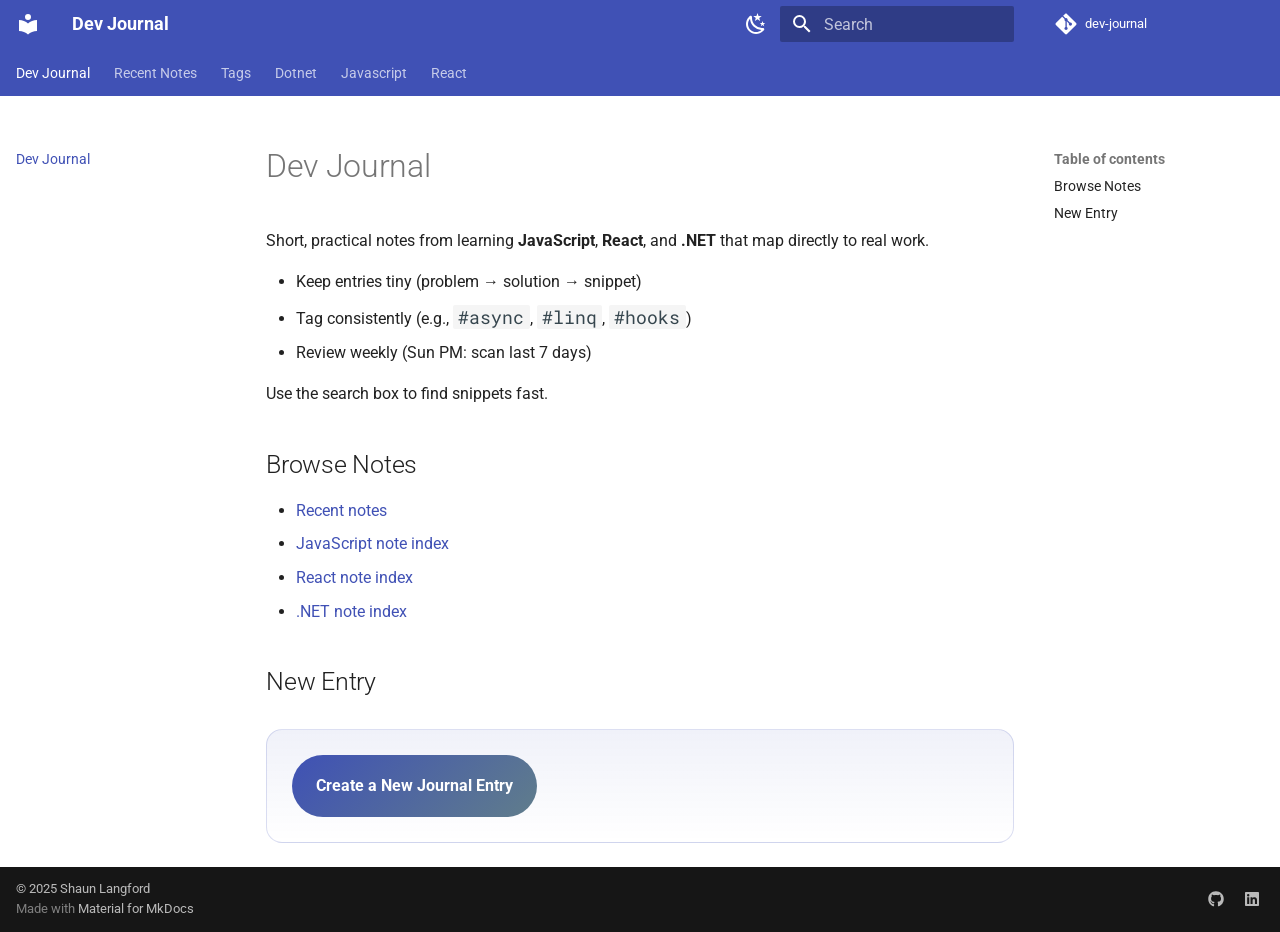
<file: index.html>
<!doctype html>
<html lang="en" class="no-js">
  <head>
    
      <meta charset="utf-8">
      <meta name="viewport" content="width=device-width,initial-scale=1">
      
      
      
        <link rel="canonical" href="https://slangford06.github.io/dev-journal/">
      
      
      
        <link rel="next" href="recent-notes/">
      
      
        
      
      
      <link rel="icon" href="assets/images/favicon.png">
      <meta name="generator" content="mkdocs-1.6.1, mkdocs-material-9.7.6">
    
    
      
        <title>Dev Journal</title>
      
    
    
      <link rel="stylesheet" href="assets/stylesheets/main.484c7ddc.min.css">
      
        
        <link rel="stylesheet" href="assets/stylesheets/palette.ab4e12ef.min.css">
      
      


    
    
      
    
    
      
        
        
        <link rel="preconnect" href="https://fonts.gstatic.com" crossorigin>
        <link rel="stylesheet" href="https://fonts.googleapis.com/css?family=Roboto:300,300i,400,400i,700,700i%7CRoboto+Mono:400,400i,700,700i&display=fallback">
        <style>:root{--md-text-font:"Roboto";--md-code-font:"Roboto Mono"}</style>
      
    
    
      <link rel="stylesheet" href="assets/styles/extra.css">
    
    <script>__md_scope=new URL(".",location),__md_hash=e=>[...e].reduce(((e,_)=>(e<<5)-e+_.charCodeAt(0)),0),__md_get=(e,_=localStorage,t=__md_scope)=>JSON.parse(_.getItem(t.pathname+"."+e)),__md_set=(e,_,t=localStorage,a=__md_scope)=>{try{t.setItem(a.pathname+"."+e,JSON.stringify(_))}catch(e){}}</script>
    
      

    
    
  </head>
  
  
    
    
      
    
    
    
    
    <body dir="ltr" data-md-color-scheme="default" data-md-color-primary="indigo" data-md-color-accent="indigo">
  
    
    <input class="md-toggle" data-md-toggle="drawer" type="checkbox" id="__drawer" autocomplete="off">
    <input class="md-toggle" data-md-toggle="search" type="checkbox" id="__search" autocomplete="off">
    <label class="md-overlay" for="__drawer"></label>
    <div data-md-component="skip">
      
        
        <a href="#dev-journal" class="md-skip">
          Skip to content
        </a>
      
    </div>
    <div data-md-component="announce">
      
    </div>
    
    
      

<header class="md-header" data-md-component="header">
  <nav class="md-header__inner md-grid" aria-label="Header">
    <a href="." title="Dev Journal" class="md-header__button md-logo" aria-label="Dev Journal" data-md-component="logo">
      
  
  <svg xmlns="http://www.w3.org/2000/svg" viewBox="0 0 24 24"><path d="M12 8a3 3 0 0 0 3-3 3 3 0 0 0-3-3 3 3 0 0 0-3 3 3 3 0 0 0 3 3m0 3.54C9.64 9.35 6.5 8 3 8v11c3.5 0 6.64 1.35 9 3.54 2.36-2.19 5.5-3.54 9-3.54V8c-3.5 0-6.64 1.35-9 3.54"/></svg>

    </a>
    <label class="md-header__button md-icon" for="__drawer">
      
      <svg xmlns="http://www.w3.org/2000/svg" viewBox="0 0 24 24"><path d="M3 6h18v2H3zm0 5h18v2H3zm0 5h18v2H3z"/></svg>
    </label>
    <div class="md-header__title" data-md-component="header-title">
      <div class="md-header__ellipsis">
        <div class="md-header__topic">
          <span class="md-ellipsis">
            Dev Journal
          </span>
        </div>
        <div class="md-header__topic" data-md-component="header-topic">
          <span class="md-ellipsis">
            
              Dev Journal
            
          </span>
        </div>
      </div>
    </div>
    
      
        <form class="md-header__option" data-md-component="palette">
  
    
    
    
    <input class="md-option" data-md-color-media="" data-md-color-scheme="default" data-md-color-primary="indigo" data-md-color-accent="indigo"  aria-label="Switch to dark mode"  type="radio" name="__palette" id="__palette_0">
    
      <label class="md-header__button md-icon" title="Switch to dark mode" for="__palette_1" hidden>
        <svg xmlns="http://www.w3.org/2000/svg" viewBox="0 0 24 24"><path d="m17.75 4.09-2.53 1.94.91 3.06-2.63-1.81-2.63 1.81.91-3.06-2.53-1.94L12.44 4l1.06-3 1.06 3zm3.5 6.91-1.64 1.25.59 1.98-1.7-1.17-1.7 1.17.59-1.98L15.75 11l2.06-.05L18.5 9l.69 1.95zm-2.28 4.95c.83-.08 1.72 1.1 1.19 1.85-.32.45-.66.87-1.08 1.27C15.17 23 8.84 23 4.94 19.07c-3.91-3.9-3.91-10.24 0-14.14.4-.4.82-.76 1.27-1.08.75-.53 1.93.36 1.85 1.19-.27 2.86.69 5.83 2.89 8.02a9.96 9.96 0 0 0 8.02 2.89m-1.64 2.02a12.08 12.08 0 0 1-7.8-3.47c-2.17-2.19-3.33-5-3.49-7.82-2.81 3.14-2.7 7.96.31 10.98 3.02 3.01 7.84 3.12 10.98.31"/></svg>
      </label>
    
  
    
    
    
    <input class="md-option" data-md-color-media="" data-md-color-scheme="slate" data-md-color-primary="indigo" data-md-color-accent="indigo"  aria-label="Switch to light mode"  type="radio" name="__palette" id="__palette_1">
    
      <label class="md-header__button md-icon" title="Switch to light mode" for="__palette_0" hidden>
        <svg xmlns="http://www.w3.org/2000/svg" viewBox="0 0 24 24"><path d="M12 7a5 5 0 0 1 5 5 5 5 0 0 1-5 5 5 5 0 0 1-5-5 5 5 0 0 1 5-5m0 2a3 3 0 0 0-3 3 3 3 0 0 0 3 3 3 3 0 0 0 3-3 3 3 0 0 0-3-3m0-7 2.39 3.42C13.65 5.15 12.84 5 12 5s-1.65.15-2.39.42zM3.34 7l4.16-.35A7.2 7.2 0 0 0 5.94 8.5c-.44.74-.69 1.5-.83 2.29zm.02 10 1.76-3.77a7.131 7.131 0 0 0 2.38 4.14zM20.65 7l-1.77 3.79a7.02 7.02 0 0 0-2.38-4.15zm-.01 10-4.14.36c.59-.51 1.12-1.14 1.54-1.86.42-.73.69-1.5.83-2.29zM12 22l-2.41-3.44c.74.27 1.55.44 2.41.44.82 0 1.63-.17 2.37-.44z"/></svg>
      </label>
    
  
</form>
      
    
    
      <script>var palette=__md_get("__palette");if(palette&&palette.color){if("(prefers-color-scheme)"===palette.color.media){var media=matchMedia("(prefers-color-scheme: light)"),input=document.querySelector(media.matches?"[data-md-color-media='(prefers-color-scheme: light)']":"[data-md-color-media='(prefers-color-scheme: dark)']");palette.color.media=input.getAttribute("data-md-color-media"),palette.color.scheme=input.getAttribute("data-md-color-scheme"),palette.color.primary=input.getAttribute("data-md-color-primary"),palette.color.accent=input.getAttribute("data-md-color-accent")}for(var[key,value]of Object.entries(palette.color))document.body.setAttribute("data-md-color-"+key,value)}</script>
    
    
    
      
      
        <label class="md-header__button md-icon" for="__search">
          
          <svg xmlns="http://www.w3.org/2000/svg" viewBox="0 0 24 24"><path d="M9.5 3A6.5 6.5 0 0 1 16 9.5c0 1.61-.59 3.09-1.56 4.23l.27.27h.79l5 5-1.5 1.5-5-5v-.79l-.27-.27A6.52 6.52 0 0 1 9.5 16 6.5 6.5 0 0 1 3 9.5 6.5 6.5 0 0 1 9.5 3m0 2C7 5 5 7 5 9.5S7 14 9.5 14 14 12 14 9.5 12 5 9.5 5"/></svg>
        </label>
        <div class="md-search" data-md-component="search" role="dialog">
  <label class="md-search__overlay" for="__search"></label>
  <div class="md-search__inner" role="search">
    <form class="md-search__form" name="search">
      <input type="text" class="md-search__input" name="query" aria-label="Search" placeholder="Search" autocapitalize="off" autocorrect="off" autocomplete="off" spellcheck="false" data-md-component="search-query" required>
      <label class="md-search__icon md-icon" for="__search">
        
        <svg xmlns="http://www.w3.org/2000/svg" viewBox="0 0 24 24"><path d="M9.5 3A6.5 6.5 0 0 1 16 9.5c0 1.61-.59 3.09-1.56 4.23l.27.27h.79l5 5-1.5 1.5-5-5v-.79l-.27-.27A6.52 6.52 0 0 1 9.5 16 6.5 6.5 0 0 1 3 9.5 6.5 6.5 0 0 1 9.5 3m0 2C7 5 5 7 5 9.5S7 14 9.5 14 14 12 14 9.5 12 5 9.5 5"/></svg>
        
        <svg xmlns="http://www.w3.org/2000/svg" viewBox="0 0 24 24"><path d="M20 11v2H8l5.5 5.5-1.42 1.42L4.16 12l7.92-7.92L13.5 5.5 8 11z"/></svg>
      </label>
      <nav class="md-search__options" aria-label="Search">
        
        <button type="reset" class="md-search__icon md-icon" title="Clear" aria-label="Clear" tabindex="-1">
          
          <svg xmlns="http://www.w3.org/2000/svg" viewBox="0 0 24 24"><path d="M19 6.41 17.59 5 12 10.59 6.41 5 5 6.41 10.59 12 5 17.59 6.41 19 12 13.41 17.59 19 19 17.59 13.41 12z"/></svg>
        </button>
      </nav>
      
        <div class="md-search__suggest" data-md-component="search-suggest"></div>
      
    </form>
    <div class="md-search__output">
      <div class="md-search__scrollwrap" tabindex="0" data-md-scrollfix>
        <div class="md-search-result" data-md-component="search-result">
          <div class="md-search-result__meta">
            Initializing search
          </div>
          <ol class="md-search-result__list" role="presentation"></ol>
        </div>
      </div>
    </div>
  </div>
</div>
      
    
    
      <div class="md-header__source">
        <a href="https://github.com/slangford06/dev-journal" title="Go to repository" class="md-source" data-md-component="source">
  <div class="md-source__icon md-icon">
    
    <svg xmlns="http://www.w3.org/2000/svg" viewBox="0 0 448 512"><!--! Font Awesome Free 7.1.0 by @fontawesome - https://fontawesome.com License - https://fontawesome.com/license/free (Icons: CC BY 4.0, Fonts: SIL OFL 1.1, Code: MIT License) Copyright 2025 Fonticons, Inc.--><path d="M439.6 236.1 244 40.5c-5.4-5.5-12.8-8.5-20.4-8.5s-15 3-20.4 8.4L162.5 81l51.5 51.5c27.1-9.1 52.7 16.8 43.4 43.7l49.7 49.7c34.2-11.8 61.2 31 35.5 56.7-26.5 26.5-70.2-2.9-56-37.3L240.3 199v121.9c25.3 12.5 22.3 41.8 9.1 55-6.4 6.4-15.2 10.1-24.3 10.1s-17.8-3.6-24.3-10.1c-17.6-17.6-11.1-46.9 11.2-56v-123c-20.8-8.5-24.6-30.7-18.6-45L142.6 101 8.5 235.1C3 240.6 0 247.9 0 255.5s3 15 8.5 20.4l195.6 195.7c5.4 5.4 12.7 8.4 20.4 8.4s15-3 20.4-8.4l194.7-194.7c5.4-5.4 8.4-12.8 8.4-20.4s-3-15-8.4-20.4"/></svg>
  </div>
  <div class="md-source__repository">
    dev-journal
  </div>
</a>
      </div>
    
  </nav>
  
</header>
    
    <div class="md-container" data-md-component="container">
      
      
        
          
            
<nav class="md-tabs" aria-label="Tabs" data-md-component="tabs">
  <div class="md-grid">
    <ul class="md-tabs__list">
      
        
  
  
  
    
  
  
    <li class="md-tabs__item md-tabs__item--active">
      <a href="." class="md-tabs__link">
        
  
  
    
  
  Dev Journal

      </a>
    </li>
  

      
        
  
  
  
  
    <li class="md-tabs__item">
      <a href="recent-notes/" class="md-tabs__link">
        
  
  
    
  
  Recent Notes

      </a>
    </li>
  

      
        
  
  
  
  
    <li class="md-tabs__item">
      <a href="tags/" class="md-tabs__link">
        
  
  
    
  
  Tags

      </a>
    </li>
  

      
        
  
  
  
  
    
    
      <li class="md-tabs__item">
        <a href="dotnet/" class="md-tabs__link">
          
  
  
  Dotnet

        </a>
      </li>
    
  

      
        
  
  
  
  
    
    
      <li class="md-tabs__item">
        <a href="javascript/" class="md-tabs__link">
          
  
  
  Javascript

        </a>
      </li>
    
  

      
        
  
  
  
  
    
    
      <li class="md-tabs__item">
        <a href="react/" class="md-tabs__link">
          
  
  
  React

        </a>
      </li>
    
  

      
    </ul>
  </div>
</nav>
          
        
      
      <main class="md-main" data-md-component="main">
        <div class="md-main__inner md-grid">
          
            
              
              <div class="md-sidebar md-sidebar--primary" data-md-component="sidebar" data-md-type="navigation" >
                <div class="md-sidebar__scrollwrap">
                  <div class="md-sidebar__inner">
                    


  


<nav class="md-nav md-nav--primary md-nav--lifted" aria-label="Navigation" data-md-level="0">
  <label class="md-nav__title" for="__drawer">
    <a href="." title="Dev Journal" class="md-nav__button md-logo" aria-label="Dev Journal" data-md-component="logo">
      
  
  <svg xmlns="http://www.w3.org/2000/svg" viewBox="0 0 24 24"><path d="M12 8a3 3 0 0 0 3-3 3 3 0 0 0-3-3 3 3 0 0 0-3 3 3 3 0 0 0 3 3m0 3.54C9.64 9.35 6.5 8 3 8v11c3.5 0 6.64 1.35 9 3.54 2.36-2.19 5.5-3.54 9-3.54V8c-3.5 0-6.64 1.35-9 3.54"/></svg>

    </a>
    Dev Journal
  </label>
  
    <div class="md-nav__source">
      <a href="https://github.com/slangford06/dev-journal" title="Go to repository" class="md-source" data-md-component="source">
  <div class="md-source__icon md-icon">
    
    <svg xmlns="http://www.w3.org/2000/svg" viewBox="0 0 448 512"><!--! Font Awesome Free 7.1.0 by @fontawesome - https://fontawesome.com License - https://fontawesome.com/license/free (Icons: CC BY 4.0, Fonts: SIL OFL 1.1, Code: MIT License) Copyright 2025 Fonticons, Inc.--><path d="M439.6 236.1 244 40.5c-5.4-5.5-12.8-8.5-20.4-8.5s-15 3-20.4 8.4L162.5 81l51.5 51.5c27.1-9.1 52.7 16.8 43.4 43.7l49.7 49.7c34.2-11.8 61.2 31 35.5 56.7-26.5 26.5-70.2-2.9-56-37.3L240.3 199v121.9c25.3 12.5 22.3 41.8 9.1 55-6.4 6.4-15.2 10.1-24.3 10.1s-17.8-3.6-24.3-10.1c-17.6-17.6-11.1-46.9 11.2-56v-123c-20.8-8.5-24.6-30.7-18.6-45L142.6 101 8.5 235.1C3 240.6 0 247.9 0 255.5s3 15 8.5 20.4l195.6 195.7c5.4 5.4 12.7 8.4 20.4 8.4s15-3 20.4-8.4l194.7-194.7c5.4-5.4 8.4-12.8 8.4-20.4s-3-15-8.4-20.4"/></svg>
  </div>
  <div class="md-source__repository">
    dev-journal
  </div>
</a>
    </div>
  
  <ul class="md-nav__list" data-md-scrollfix>
    
      
      
  
  
    
  
  
  
    <li class="md-nav__item md-nav__item--active">
      
      <input class="md-nav__toggle md-toggle" type="checkbox" id="__toc">
      
      
        
      
      
        <label class="md-nav__link md-nav__link--active" for="__toc">
          
  
  
  <span class="md-ellipsis">
    
  
    Dev Journal
  

    
  </span>
  
  

          <span class="md-nav__icon md-icon"></span>
        </label>
      
      <a href="." class="md-nav__link md-nav__link--active">
        
  
  
  <span class="md-ellipsis">
    
  
    Dev Journal
  

    
  </span>
  
  

      </a>
      
        

<nav class="md-nav md-nav--secondary" aria-label="Table of contents">
  
  
  
    
  
  
    <label class="md-nav__title" for="__toc">
      <span class="md-nav__icon md-icon"></span>
      Table of contents
    </label>
    <ul class="md-nav__list" data-md-component="toc" data-md-scrollfix>
      
        <li class="md-nav__item">
  <a href="#browse-notes" class="md-nav__link">
    <span class="md-ellipsis">
      
        Browse Notes
      
    </span>
  </a>
  
</li>
      
        <li class="md-nav__item">
  <a href="#new-entry" class="md-nav__link">
    <span class="md-ellipsis">
      
        New Entry
      
    </span>
  </a>
  
</li>
      
    </ul>
  
</nav>
      
    </li>
  

    
      
      
  
  
  
  
    <li class="md-nav__item">
      <a href="recent-notes/" class="md-nav__link">
        
  
  
  <span class="md-ellipsis">
    
  
    Recent Notes
  

    
  </span>
  
  

      </a>
    </li>
  

    
      
      
  
  
  
  
    <li class="md-nav__item">
      <a href="tags/" class="md-nav__link">
        
  
  
  <span class="md-ellipsis">
    
  
    Tags
  

    
  </span>
  
  

      </a>
    </li>
  

    
      
      
  
  
  
  
    
    
    
    
      
      
        
      
    
    
    <li class="md-nav__item md-nav__item--nested">
      
        
        
          
        
        <input class="md-nav__toggle md-toggle md-toggle--indeterminate" type="checkbox" id="__nav_4" >
        
          
          <label class="md-nav__link" for="__nav_4" id="__nav_4_label" tabindex="0">
            
  
  
  <span class="md-ellipsis">
    
  
    Dotnet
  

    
  </span>
  
  

            <span class="md-nav__icon md-icon"></span>
          </label>
        
        <nav class="md-nav" data-md-level="1" aria-labelledby="__nav_4_label" aria-expanded="false">
          <label class="md-nav__title" for="__nav_4">
            <span class="md-nav__icon md-icon"></span>
            
  
    Dotnet
  

          </label>
          <ul class="md-nav__list" data-md-scrollfix>
            
              
                
  
  
  
  
    <li class="md-nav__item">
      <a href="dotnet/" class="md-nav__link">
        
  
  
  <span class="md-ellipsis">
    
  
    .NET Notes
  

    
  </span>
  
  

      </a>
    </li>
  

              
            
              
                
  
  
  
  
    <li class="md-nav__item">
      <a href="dotnet/note-index/" class="md-nav__link">
        
  
  
  <span class="md-ellipsis">
    
  
    .NET Note Index
  

    
  </span>
  
  

      </a>
    </li>
  

              
            
          </ul>
        </nav>
      
    </li>
  

    
      
      
  
  
  
  
    
    
    
    
      
      
        
      
    
    
    <li class="md-nav__item md-nav__item--nested">
      
        
        
          
        
        <input class="md-nav__toggle md-toggle md-toggle--indeterminate" type="checkbox" id="__nav_5" >
        
          
          <label class="md-nav__link" for="__nav_5" id="__nav_5_label" tabindex="0">
            
  
  
  <span class="md-ellipsis">
    
  
    Javascript
  

    
  </span>
  
  

            <span class="md-nav__icon md-icon"></span>
          </label>
        
        <nav class="md-nav" data-md-level="1" aria-labelledby="__nav_5_label" aria-expanded="false">
          <label class="md-nav__title" for="__nav_5">
            <span class="md-nav__icon md-icon"></span>
            
  
    Javascript
  

          </label>
          <ul class="md-nav__list" data-md-scrollfix>
            
              
                
  
  
  
  
    <li class="md-nav__item">
      <a href="javascript/" class="md-nav__link">
        
  
  
  <span class="md-ellipsis">
    
  
    JavaScript Notes
  

    
  </span>
  
  

      </a>
    </li>
  

              
            
              
                
  
  
  
  
    <li class="md-nav__item">
      <a href="javascript/2025-09-28_async-await/" class="md-nav__link">
        
  
  
  <span class="md-ellipsis">
    
  
    Async/Await Basics
  

    
  </span>
  
  

      </a>
    </li>
  

              
            
              
                
  
  
  
  
    <li class="md-nav__item">
      <a href="javascript/2025-09-29_Variables/" class="md-nav__link">
        
  
  
  <span class="md-ellipsis">
    
  
    Variables/let/const Basics
  

    
  </span>
  
  

      </a>
    </li>
  

              
            
              
                
  
  
  
  
    <li class="md-nav__item">
      <a href="javascript/note-index/" class="md-nav__link">
        
  
  
  <span class="md-ellipsis">
    
  
    JavaScript Note Index
  

    
  </span>
  
  

      </a>
    </li>
  

              
            
          </ul>
        </nav>
      
    </li>
  

    
      
      
  
  
  
  
    
    
    
    
      
      
        
      
    
    
    <li class="md-nav__item md-nav__item--nested">
      
        
        
          
        
        <input class="md-nav__toggle md-toggle md-toggle--indeterminate" type="checkbox" id="__nav_6" >
        
          
          <label class="md-nav__link" for="__nav_6" id="__nav_6_label" tabindex="0">
            
  
  
  <span class="md-ellipsis">
    
  
    React
  

    
  </span>
  
  

            <span class="md-nav__icon md-icon"></span>
          </label>
        
        <nav class="md-nav" data-md-level="1" aria-labelledby="__nav_6_label" aria-expanded="false">
          <label class="md-nav__title" for="__nav_6">
            <span class="md-nav__icon md-icon"></span>
            
  
    React
  

          </label>
          <ul class="md-nav__list" data-md-scrollfix>
            
              
                
  
  
  
  
    <li class="md-nav__item">
      <a href="react/" class="md-nav__link">
        
  
  
  <span class="md-ellipsis">
    
  
    React Notes
  

    
  </span>
  
  

      </a>
    </li>
  

              
            
              
                
  
  
  
  
    <li class="md-nav__item">
      <a href="react/2025-10-20_useEffect-cleanup/" class="md-nav__link">
        
  
  
  <span class="md-ellipsis">
    
  
    React useEffect Cleanup
  

    
  </span>
  
  

      </a>
    </li>
  

              
            
              
                
  
  
  
  
    <li class="md-nav__item">
      <a href="react/note-index/" class="md-nav__link">
        
  
  
  <span class="md-ellipsis">
    
  
    React Note Index
  

    
  </span>
  
  

      </a>
    </li>
  

              
            
          </ul>
        </nav>
      
    </li>
  

    
  </ul>
</nav>
                  </div>
                </div>
              </div>
            
            
              
              <div class="md-sidebar md-sidebar--secondary" data-md-component="sidebar" data-md-type="toc" >
                <div class="md-sidebar__scrollwrap">
                  <div class="md-sidebar__inner">
                    

<nav class="md-nav md-nav--secondary" aria-label="Table of contents">
  
  
  
    
  
  
    <label class="md-nav__title" for="__toc">
      <span class="md-nav__icon md-icon"></span>
      Table of contents
    </label>
    <ul class="md-nav__list" data-md-component="toc" data-md-scrollfix>
      
        <li class="md-nav__item">
  <a href="#browse-notes" class="md-nav__link">
    <span class="md-ellipsis">
      
        Browse Notes
      
    </span>
  </a>
  
</li>
      
        <li class="md-nav__item">
  <a href="#new-entry" class="md-nav__link">
    <span class="md-ellipsis">
      
        New Entry
      
    </span>
  </a>
  
</li>
      
    </ul>
  
</nav>
                  </div>
                </div>
              </div>
            
          
          
            <div class="md-content" data-md-component="content">
              
              <article class="md-content__inner md-typeset">
                
                  


  
  


<h1 id="dev-journal">Dev Journal<a class="headerlink" href="#dev-journal" title="Permanent link">&para;</a></h1>
<p>Short, practical notes from learning <strong>JavaScript</strong>, <strong>React</strong>, and <strong>.NET</strong> that map directly to real work.</p>
<ul>
<li>Keep entries tiny (problem → solution → snippet)</li>
<li>Tag consistently (e.g., <code>#async</code>, <code>#linq</code>, <code>#hooks</code>)</li>
<li>Review weekly (Sun PM: scan last 7 days)</li>
</ul>
<p>Use the search box to find snippets fast.</p>
<h2 id="browse-notes">Browse Notes<a class="headerlink" href="#browse-notes" title="Permanent link">&para;</a></h2>
<ul>
<li><a href="recent-notes/">Recent notes</a></li>
<li><a href="javascript/note-index/">JavaScript note index</a></li>
<li><a href="react/note-index/">React note index</a></li>
<li><a href="dotnet/note-index/">.NET note index</a></li>
</ul>
<h2 id="new-entry">New Entry<a class="headerlink" href="#new-entry" title="Permanent link">&para;</a></h2>
<section class="entry-composer" data-entry-composer>
  <button type="button" class="entry-composer__toggle" data-entry-toggle>
    Create a New Journal Entry
  </button>

  <div class="entry-composer__panel" data-entry-panel hidden>
    <div class="entry-composer__intro">
      Build a Markdown note in the browser, then copy it into the repo when you're ready.
    </div>

    <label class="entry-composer__field">
      <span>Title</span>
      <input type="text" name="title" placeholder="Example: Debugging fetch errors" data-entry-title />
    </label>

    <label class="entry-composer__field">
      <span>Entry content</span>
      <textarea
        name="content"
        rows="8"
        placeholder="Write your journal entry here..."
        data-entry-content
      ></textarea>
    </label>

    <div class="entry-composer__actions">
      <button type="button" class="md-button md-button--primary" data-entry-generate>
        Generate Markdown
      </button>
      <button type="button" class="md-button" data-entry-copy disabled>
        Copy Markdown
      </button>
    </div>

    <p class="entry-composer__meta">
      <strong>Filename:</strong> <span data-entry-filename>Waiting for a title...</span>
    </p>

    <label class="entry-composer__field">
      <span>Generated Markdown</span>
      <textarea
        name="markdown"
        rows="14"
        readonly
        placeholder="Your generated Markdown will appear here."
        data-entry-output
      ></textarea>
    </label>

    <p class="entry-composer__status" data-entry-status aria-live="polite"></p>
  </div>
</section>












                
              </article>
            </div>
          
          
  <script>var tabs=__md_get("__tabs");if(Array.isArray(tabs))e:for(var set of document.querySelectorAll(".tabbed-set")){var labels=set.querySelector(".tabbed-labels");for(var tab of tabs)for(var label of labels.getElementsByTagName("label"))if(label.innerText.trim()===tab){var input=document.getElementById(label.htmlFor);input.checked=!0;continue e}}</script>

<script>var target=document.getElementById(location.hash.slice(1));target&&target.name&&(target.checked=target.name.startsWith("__tabbed_"))</script>
        </div>
        
          <button type="button" class="md-top md-icon" data-md-component="top" hidden>
  
  <svg xmlns="http://www.w3.org/2000/svg" viewBox="0 0 24 24"><path d="M13 20h-2V8l-5.5 5.5-1.42-1.42L12 4.16l7.92 7.92-1.42 1.42L13 8z"/></svg>
  Back to top
</button>
        
      </main>
      
        <footer class="md-footer">
  
  <div class="md-footer-meta md-typeset">
    <div class="md-footer-meta__inner md-grid">
      <div class="md-copyright">
  
    <div class="md-copyright__highlight">
      © 2025 Shaun Langford
    </div>
  
  
    Made with
    <a href="https://squidfunk.github.io/mkdocs-material/" target="_blank" rel="noopener">
      Material for MkDocs
    </a>
  
</div>
      
        
<div class="md-social">
  
    
    
    
    
    <a href="https://github.com/slangford06" target="_blank" rel="noopener" title="GitHub" class="md-social__link">
      <svg xmlns="http://www.w3.org/2000/svg" viewBox="0 0 512 512"><!--! Font Awesome Free 7.1.0 by @fontawesome - https://fontawesome.com License - https://fontawesome.com/license/free (Icons: CC BY 4.0, Fonts: SIL OFL 1.1, Code: MIT License) Copyright 2025 Fonticons, Inc.--><path d="M173.9 397.4c0 2-2.3 3.6-5.2 3.6-3.3.3-5.6-1.3-5.6-3.6 0-2 2.3-3.6 5.2-3.6 3-.3 5.6 1.3 5.6 3.6m-31.1-4.5c-.7 2 1.3 4.3 4.3 4.9 2.6 1 5.6 0 6.2-2s-1.3-4.3-4.3-5.2c-2.6-.7-5.5.3-6.2 2.3m44.2-1.7c-2.9.7-4.9 2.6-4.6 4.9.3 2 2.9 3.3 5.9 2.6 2.9-.7 4.9-2.6 4.6-4.6-.3-1.9-3-3.2-5.9-2.9M252.8 8C114.1 8 8 113.3 8 252c0 110.9 69.8 205.8 169.5 239.2 12.8 2.3 17.3-5.6 17.3-12.1 0-6.2-.3-40.4-.3-61.4 0 0-70 15-84.7-29.8 0 0-11.4-29.1-27.8-36.6 0 0-22.9-15.7 1.6-15.4 0 0 24.9 2 38.6 25.8 21.9 38.6 58.6 27.5 72.9 20.9 2.3-16 8.8-27.1 16-33.7-55.9-6.2-112.3-14.3-112.3-110.5 0-27.5 7.6-41.3 23.6-58.9-2.6-6.5-11.1-33.3 2.6-67.9 20.9-6.5 69 27 69 27 20-5.6 41.5-8.5 62.8-8.5s42.8 2.9 62.8 8.5c0 0 48.1-33.6 69-27 13.7 34.7 5.2 61.4 2.6 67.9 16 17.7 25.8 31.5 25.8 58.9 0 96.5-58.9 104.2-114.8 110.5 9.2 7.9 17 22.9 17 46.4 0 33.7-.3 75.4-.3 83.6 0 6.5 4.6 14.4 17.3 12.1C436.2 457.8 504 362.9 504 252 504 113.3 391.5 8 252.8 8M105.2 352.9c-1.3 1-1 3.3.7 5.2 1.6 1.6 3.9 2.3 5.2 1 1.3-1 1-3.3-.7-5.2-1.6-1.6-3.9-2.3-5.2-1m-10.8-8.1c-.7 1.3.3 2.9 2.3 3.9 1.6 1 3.6.7 4.3-.7.7-1.3-.3-2.9-2.3-3.9-2-.6-3.6-.3-4.3.7m32.4 35.6c-1.6 1.3-1 4.3 1.3 6.2 2.3 2.3 5.2 2.6 6.5 1 1.3-1.3.7-4.3-1.3-6.2-2.2-2.3-5.2-2.6-6.5-1m-11.4-14.7c-1.6 1-1.6 3.6 0 5.9s4.3 3.3 5.6 2.3c1.6-1.3 1.6-3.9 0-6.2-1.4-2.3-4-3.3-5.6-2"/></svg>
    </a>
  
    
    
    
    
    <a href="https://www.linkedin.com/in/slangford06/" target="_blank" rel="noopener" title="LinkedIn" class="md-social__link">
      <svg xmlns="http://www.w3.org/2000/svg" viewBox="0 0 448 512"><!--! Font Awesome Free 7.1.0 by @fontawesome - https://fontawesome.com License - https://fontawesome.com/license/free (Icons: CC BY 4.0, Fonts: SIL OFL 1.1, Code: MIT License) Copyright 2025 Fonticons, Inc.--><path d="M416 32H31.9C14.3 32 0 46.5 0 64.3v383.4C0 465.5 14.3 480 31.9 480H416c17.6 0 32-14.5 32-32.3V64.3c0-17.8-14.4-32.3-32-32.3M135.4 416H69V202.2h66.5V416zM102.2 96a38.5 38.5 0 1 1 0 77 38.5 38.5 0 1 1 0-77m282.1 320h-66.4V312c0-24.8-.5-56.7-34.5-56.7-34.6 0-39.9 27-39.9 54.9V416h-66.4V202.2h63.7v29.2h.9c8.9-16.8 30.6-34.5 62.9-34.5 67.2 0 79.7 44.3 79.7 101.9z"/></svg>
    </a>
  
</div>
      
    </div>
  </div>
</footer>
      
    </div>
    <div class="md-dialog" data-md-component="dialog">
      <div class="md-dialog__inner md-typeset"></div>
    </div>
    
    
    
      
      
      <script id="__config" type="application/json">{"annotate": null, "base": ".", "features": ["navigation.instant", "navigation.tracking", "navigation.sections", "navigation.expand", "navigation.tabs", "navigation.top", "search.suggest", "search.highlight", "content.code.copy", "content.tabs.link", "header.autohide"], "search": "assets/javascripts/workers/search.2c215733.min.js", "tags": null, "translations": {"clipboard.copied": "Copied to clipboard", "clipboard.copy": "Copy to clipboard", "search.result.more.one": "1 more on this page", "search.result.more.other": "# more on this page", "search.result.none": "No matching documents", "search.result.one": "1 matching document", "search.result.other": "# matching documents", "search.result.placeholder": "Type to start searching", "search.result.term.missing": "Missing", "select.version": "Select version"}, "version": null}</script>
    
    
      <script src="assets/javascripts/bundle.79ae519e.min.js"></script>
      
        <script src="assets/javascripts/new-entry.js"></script>
      
    
  </body>
</html>
</file>
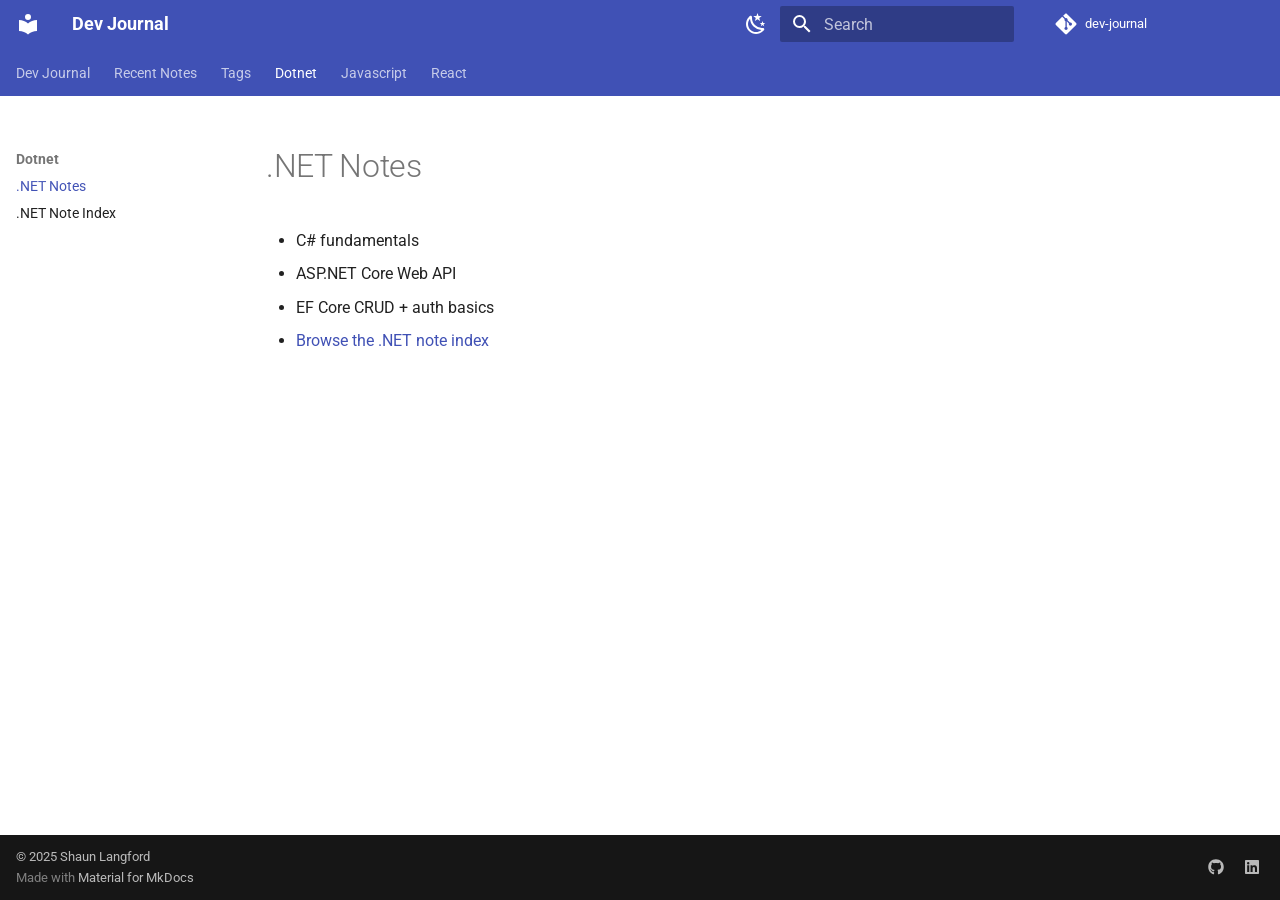
<file: dotnet/index.html>
<!doctype html>
<html lang="en" class="no-js">
  <head>
    
      <meta charset="utf-8">
      <meta name="viewport" content="width=device-width,initial-scale=1">
      
      
      
        <link rel="canonical" href="https://slangford06.github.io/dev-journal/dotnet/">
      
      
        <link rel="prev" href="../tags/">
      
      
        <link rel="next" href="note-index/">
      
      
        
      
      
      <link rel="icon" href="../assets/images/favicon.png">
      <meta name="generator" content="mkdocs-1.6.1, mkdocs-material-9.7.6">
    
    
      
        <title>.NET Notes - Dev Journal</title>
      
    
    
      <link rel="stylesheet" href="../assets/stylesheets/main.484c7ddc.min.css">
      
        
        <link rel="stylesheet" href="../assets/stylesheets/palette.ab4e12ef.min.css">
      
      


    
    
      
    
    
      
        
        
        <link rel="preconnect" href="https://fonts.gstatic.com" crossorigin>
        <link rel="stylesheet" href="https://fonts.googleapis.com/css?family=Roboto:300,300i,400,400i,700,700i%7CRoboto+Mono:400,400i,700,700i&display=fallback">
        <style>:root{--md-text-font:"Roboto";--md-code-font:"Roboto Mono"}</style>
      
    
    
      <link rel="stylesheet" href="../assets/styles/extra.css">
    
    <script>__md_scope=new URL("..",location),__md_hash=e=>[...e].reduce(((e,_)=>(e<<5)-e+_.charCodeAt(0)),0),__md_get=(e,_=localStorage,t=__md_scope)=>JSON.parse(_.getItem(t.pathname+"."+e)),__md_set=(e,_,t=localStorage,a=__md_scope)=>{try{t.setItem(a.pathname+"."+e,JSON.stringify(_))}catch(e){}}</script>
    
      

    
    
  </head>
  
  
    
    
      
    
    
    
    
    <body dir="ltr" data-md-color-scheme="default" data-md-color-primary="indigo" data-md-color-accent="indigo">
  
    
    <input class="md-toggle" data-md-toggle="drawer" type="checkbox" id="__drawer" autocomplete="off">
    <input class="md-toggle" data-md-toggle="search" type="checkbox" id="__search" autocomplete="off">
    <label class="md-overlay" for="__drawer"></label>
    <div data-md-component="skip">
      
        
        <a href="#net-notes" class="md-skip">
          Skip to content
        </a>
      
    </div>
    <div data-md-component="announce">
      
    </div>
    
    
      

<header class="md-header" data-md-component="header">
  <nav class="md-header__inner md-grid" aria-label="Header">
    <a href=".." title="Dev Journal" class="md-header__button md-logo" aria-label="Dev Journal" data-md-component="logo">
      
  
  <svg xmlns="http://www.w3.org/2000/svg" viewBox="0 0 24 24"><path d="M12 8a3 3 0 0 0 3-3 3 3 0 0 0-3-3 3 3 0 0 0-3 3 3 3 0 0 0 3 3m0 3.54C9.64 9.35 6.5 8 3 8v11c3.5 0 6.64 1.35 9 3.54 2.36-2.19 5.5-3.54 9-3.54V8c-3.5 0-6.64 1.35-9 3.54"/></svg>

    </a>
    <label class="md-header__button md-icon" for="__drawer">
      
      <svg xmlns="http://www.w3.org/2000/svg" viewBox="0 0 24 24"><path d="M3 6h18v2H3zm0 5h18v2H3zm0 5h18v2H3z"/></svg>
    </label>
    <div class="md-header__title" data-md-component="header-title">
      <div class="md-header__ellipsis">
        <div class="md-header__topic">
          <span class="md-ellipsis">
            Dev Journal
          </span>
        </div>
        <div class="md-header__topic" data-md-component="header-topic">
          <span class="md-ellipsis">
            
              .NET Notes
            
          </span>
        </div>
      </div>
    </div>
    
      
        <form class="md-header__option" data-md-component="palette">
  
    
    
    
    <input class="md-option" data-md-color-media="" data-md-color-scheme="default" data-md-color-primary="indigo" data-md-color-accent="indigo"  aria-label="Switch to dark mode"  type="radio" name="__palette" id="__palette_0">
    
      <label class="md-header__button md-icon" title="Switch to dark mode" for="__palette_1" hidden>
        <svg xmlns="http://www.w3.org/2000/svg" viewBox="0 0 24 24"><path d="m17.75 4.09-2.53 1.94.91 3.06-2.63-1.81-2.63 1.81.91-3.06-2.53-1.94L12.44 4l1.06-3 1.06 3zm3.5 6.91-1.64 1.25.59 1.98-1.7-1.17-1.7 1.17.59-1.98L15.75 11l2.06-.05L18.5 9l.69 1.95zm-2.28 4.95c.83-.08 1.72 1.1 1.19 1.85-.32.45-.66.87-1.08 1.27C15.17 23 8.84 23 4.94 19.07c-3.91-3.9-3.91-10.24 0-14.14.4-.4.82-.76 1.27-1.08.75-.53 1.93.36 1.85 1.19-.27 2.86.69 5.83 2.89 8.02a9.96 9.96 0 0 0 8.02 2.89m-1.64 2.02a12.08 12.08 0 0 1-7.8-3.47c-2.17-2.19-3.33-5-3.49-7.82-2.81 3.14-2.7 7.96.31 10.98 3.02 3.01 7.84 3.12 10.98.31"/></svg>
      </label>
    
  
    
    
    
    <input class="md-option" data-md-color-media="" data-md-color-scheme="slate" data-md-color-primary="indigo" data-md-color-accent="indigo"  aria-label="Switch to light mode"  type="radio" name="__palette" id="__palette_1">
    
      <label class="md-header__button md-icon" title="Switch to light mode" for="__palette_0" hidden>
        <svg xmlns="http://www.w3.org/2000/svg" viewBox="0 0 24 24"><path d="M12 7a5 5 0 0 1 5 5 5 5 0 0 1-5 5 5 5 0 0 1-5-5 5 5 0 0 1 5-5m0 2a3 3 0 0 0-3 3 3 3 0 0 0 3 3 3 3 0 0 0 3-3 3 3 0 0 0-3-3m0-7 2.39 3.42C13.65 5.15 12.84 5 12 5s-1.65.15-2.39.42zM3.34 7l4.16-.35A7.2 7.2 0 0 0 5.94 8.5c-.44.74-.69 1.5-.83 2.29zm.02 10 1.76-3.77a7.131 7.131 0 0 0 2.38 4.14zM20.65 7l-1.77 3.79a7.02 7.02 0 0 0-2.38-4.15zm-.01 10-4.14.36c.59-.51 1.12-1.14 1.54-1.86.42-.73.69-1.5.83-2.29zM12 22l-2.41-3.44c.74.27 1.55.44 2.41.44.82 0 1.63-.17 2.37-.44z"/></svg>
      </label>
    
  
</form>
      
    
    
      <script>var palette=__md_get("__palette");if(palette&&palette.color){if("(prefers-color-scheme)"===palette.color.media){var media=matchMedia("(prefers-color-scheme: light)"),input=document.querySelector(media.matches?"[data-md-color-media='(prefers-color-scheme: light)']":"[data-md-color-media='(prefers-color-scheme: dark)']");palette.color.media=input.getAttribute("data-md-color-media"),palette.color.scheme=input.getAttribute("data-md-color-scheme"),palette.color.primary=input.getAttribute("data-md-color-primary"),palette.color.accent=input.getAttribute("data-md-color-accent")}for(var[key,value]of Object.entries(palette.color))document.body.setAttribute("data-md-color-"+key,value)}</script>
    
    
    
      
      
        <label class="md-header__button md-icon" for="__search">
          
          <svg xmlns="http://www.w3.org/2000/svg" viewBox="0 0 24 24"><path d="M9.5 3A6.5 6.5 0 0 1 16 9.5c0 1.61-.59 3.09-1.56 4.23l.27.27h.79l5 5-1.5 1.5-5-5v-.79l-.27-.27A6.52 6.52 0 0 1 9.5 16 6.5 6.5 0 0 1 3 9.5 6.5 6.5 0 0 1 9.5 3m0 2C7 5 5 7 5 9.5S7 14 9.5 14 14 12 14 9.5 12 5 9.5 5"/></svg>
        </label>
        <div class="md-search" data-md-component="search" role="dialog">
  <label class="md-search__overlay" for="__search"></label>
  <div class="md-search__inner" role="search">
    <form class="md-search__form" name="search">
      <input type="text" class="md-search__input" name="query" aria-label="Search" placeholder="Search" autocapitalize="off" autocorrect="off" autocomplete="off" spellcheck="false" data-md-component="search-query" required>
      <label class="md-search__icon md-icon" for="__search">
        
        <svg xmlns="http://www.w3.org/2000/svg" viewBox="0 0 24 24"><path d="M9.5 3A6.5 6.5 0 0 1 16 9.5c0 1.61-.59 3.09-1.56 4.23l.27.27h.79l5 5-1.5 1.5-5-5v-.79l-.27-.27A6.52 6.52 0 0 1 9.5 16 6.5 6.5 0 0 1 3 9.5 6.5 6.5 0 0 1 9.5 3m0 2C7 5 5 7 5 9.5S7 14 9.5 14 14 12 14 9.5 12 5 9.5 5"/></svg>
        
        <svg xmlns="http://www.w3.org/2000/svg" viewBox="0 0 24 24"><path d="M20 11v2H8l5.5 5.5-1.42 1.42L4.16 12l7.92-7.92L13.5 5.5 8 11z"/></svg>
      </label>
      <nav class="md-search__options" aria-label="Search">
        
        <button type="reset" class="md-search__icon md-icon" title="Clear" aria-label="Clear" tabindex="-1">
          
          <svg xmlns="http://www.w3.org/2000/svg" viewBox="0 0 24 24"><path d="M19 6.41 17.59 5 12 10.59 6.41 5 5 6.41 10.59 12 5 17.59 6.41 19 12 13.41 17.59 19 19 17.59 13.41 12z"/></svg>
        </button>
      </nav>
      
        <div class="md-search__suggest" data-md-component="search-suggest"></div>
      
    </form>
    <div class="md-search__output">
      <div class="md-search__scrollwrap" tabindex="0" data-md-scrollfix>
        <div class="md-search-result" data-md-component="search-result">
          <div class="md-search-result__meta">
            Initializing search
          </div>
          <ol class="md-search-result__list" role="presentation"></ol>
        </div>
      </div>
    </div>
  </div>
</div>
      
    
    
      <div class="md-header__source">
        <a href="https://github.com/slangford06/dev-journal" title="Go to repository" class="md-source" data-md-component="source">
  <div class="md-source__icon md-icon">
    
    <svg xmlns="http://www.w3.org/2000/svg" viewBox="0 0 448 512"><!--! Font Awesome Free 7.1.0 by @fontawesome - https://fontawesome.com License - https://fontawesome.com/license/free (Icons: CC BY 4.0, Fonts: SIL OFL 1.1, Code: MIT License) Copyright 2025 Fonticons, Inc.--><path d="M439.6 236.1 244 40.5c-5.4-5.5-12.8-8.5-20.4-8.5s-15 3-20.4 8.4L162.5 81l51.5 51.5c27.1-9.1 52.7 16.8 43.4 43.7l49.7 49.7c34.2-11.8 61.2 31 35.5 56.7-26.5 26.5-70.2-2.9-56-37.3L240.3 199v121.9c25.3 12.5 22.3 41.8 9.1 55-6.4 6.4-15.2 10.1-24.3 10.1s-17.8-3.6-24.3-10.1c-17.6-17.6-11.1-46.9 11.2-56v-123c-20.8-8.5-24.6-30.7-18.6-45L142.6 101 8.5 235.1C3 240.6 0 247.9 0 255.5s3 15 8.5 20.4l195.6 195.7c5.4 5.4 12.7 8.4 20.4 8.4s15-3 20.4-8.4l194.7-194.7c5.4-5.4 8.4-12.8 8.4-20.4s-3-15-8.4-20.4"/></svg>
  </div>
  <div class="md-source__repository">
    dev-journal
  </div>
</a>
      </div>
    
  </nav>
  
</header>
    
    <div class="md-container" data-md-component="container">
      
      
        
          
            
<nav class="md-tabs" aria-label="Tabs" data-md-component="tabs">
  <div class="md-grid">
    <ul class="md-tabs__list">
      
        
  
  
  
  
    <li class="md-tabs__item">
      <a href=".." class="md-tabs__link">
        
  
  
    
  
  Dev Journal

      </a>
    </li>
  

      
        
  
  
  
  
    <li class="md-tabs__item">
      <a href="../recent-notes/" class="md-tabs__link">
        
  
  
    
  
  Recent Notes

      </a>
    </li>
  

      
        
  
  
  
  
    <li class="md-tabs__item">
      <a href="../tags/" class="md-tabs__link">
        
  
  
    
  
  Tags

      </a>
    </li>
  

      
        
  
  
  
    
  
  
    
    
      <li class="md-tabs__item md-tabs__item--active">
        <a href="./" class="md-tabs__link">
          
  
  
  Dotnet

        </a>
      </li>
    
  

      
        
  
  
  
  
    
    
      <li class="md-tabs__item">
        <a href="../javascript/" class="md-tabs__link">
          
  
  
  Javascript

        </a>
      </li>
    
  

      
        
  
  
  
  
    
    
      <li class="md-tabs__item">
        <a href="../react/" class="md-tabs__link">
          
  
  
  React

        </a>
      </li>
    
  

      
    </ul>
  </div>
</nav>
          
        
      
      <main class="md-main" data-md-component="main">
        <div class="md-main__inner md-grid">
          
            
              
              <div class="md-sidebar md-sidebar--primary" data-md-component="sidebar" data-md-type="navigation" >
                <div class="md-sidebar__scrollwrap">
                  <div class="md-sidebar__inner">
                    


  


<nav class="md-nav md-nav--primary md-nav--lifted" aria-label="Navigation" data-md-level="0">
  <label class="md-nav__title" for="__drawer">
    <a href=".." title="Dev Journal" class="md-nav__button md-logo" aria-label="Dev Journal" data-md-component="logo">
      
  
  <svg xmlns="http://www.w3.org/2000/svg" viewBox="0 0 24 24"><path d="M12 8a3 3 0 0 0 3-3 3 3 0 0 0-3-3 3 3 0 0 0-3 3 3 3 0 0 0 3 3m0 3.54C9.64 9.35 6.5 8 3 8v11c3.5 0 6.64 1.35 9 3.54 2.36-2.19 5.5-3.54 9-3.54V8c-3.5 0-6.64 1.35-9 3.54"/></svg>

    </a>
    Dev Journal
  </label>
  
    <div class="md-nav__source">
      <a href="https://github.com/slangford06/dev-journal" title="Go to repository" class="md-source" data-md-component="source">
  <div class="md-source__icon md-icon">
    
    <svg xmlns="http://www.w3.org/2000/svg" viewBox="0 0 448 512"><!--! Font Awesome Free 7.1.0 by @fontawesome - https://fontawesome.com License - https://fontawesome.com/license/free (Icons: CC BY 4.0, Fonts: SIL OFL 1.1, Code: MIT License) Copyright 2025 Fonticons, Inc.--><path d="M439.6 236.1 244 40.5c-5.4-5.5-12.8-8.5-20.4-8.5s-15 3-20.4 8.4L162.5 81l51.5 51.5c27.1-9.1 52.7 16.8 43.4 43.7l49.7 49.7c34.2-11.8 61.2 31 35.5 56.7-26.5 26.5-70.2-2.9-56-37.3L240.3 199v121.9c25.3 12.5 22.3 41.8 9.1 55-6.4 6.4-15.2 10.1-24.3 10.1s-17.8-3.6-24.3-10.1c-17.6-17.6-11.1-46.9 11.2-56v-123c-20.8-8.5-24.6-30.7-18.6-45L142.6 101 8.5 235.1C3 240.6 0 247.9 0 255.5s3 15 8.5 20.4l195.6 195.7c5.4 5.4 12.7 8.4 20.4 8.4s15-3 20.4-8.4l194.7-194.7c5.4-5.4 8.4-12.8 8.4-20.4s-3-15-8.4-20.4"/></svg>
  </div>
  <div class="md-source__repository">
    dev-journal
  </div>
</a>
    </div>
  
  <ul class="md-nav__list" data-md-scrollfix>
    
      
      
  
  
  
  
    <li class="md-nav__item">
      <a href=".." class="md-nav__link">
        
  
  
  <span class="md-ellipsis">
    
  
    Dev Journal
  

    
  </span>
  
  

      </a>
    </li>
  

    
      
      
  
  
  
  
    <li class="md-nav__item">
      <a href="../recent-notes/" class="md-nav__link">
        
  
  
  <span class="md-ellipsis">
    
  
    Recent Notes
  

    
  </span>
  
  

      </a>
    </li>
  

    
      
      
  
  
  
  
    <li class="md-nav__item">
      <a href="../tags/" class="md-nav__link">
        
  
  
  <span class="md-ellipsis">
    
  
    Tags
  

    
  </span>
  
  

      </a>
    </li>
  

    
      
      
  
  
    
  
  
  
    
    
    
    
      
        
        
      
      
        
      
    
    
    <li class="md-nav__item md-nav__item--active md-nav__item--section md-nav__item--nested">
      
        
        
        <input class="md-nav__toggle md-toggle " type="checkbox" id="__nav_4" checked>
        
          
          <label class="md-nav__link" for="__nav_4" id="__nav_4_label" tabindex="">
            
  
  
  <span class="md-ellipsis">
    
  
    Dotnet
  

    
  </span>
  
  

            <span class="md-nav__icon md-icon"></span>
          </label>
        
        <nav class="md-nav" data-md-level="1" aria-labelledby="__nav_4_label" aria-expanded="true">
          <label class="md-nav__title" for="__nav_4">
            <span class="md-nav__icon md-icon"></span>
            
  
    Dotnet
  

          </label>
          <ul class="md-nav__list" data-md-scrollfix>
            
              
                
  
  
    
  
  
  
    <li class="md-nav__item md-nav__item--active">
      
      <input class="md-nav__toggle md-toggle" type="checkbox" id="__toc">
      
      
        
      
      
      <a href="./" class="md-nav__link md-nav__link--active">
        
  
  
  <span class="md-ellipsis">
    
  
    .NET Notes
  

    
  </span>
  
  

      </a>
      
    </li>
  

              
            
              
                
  
  
  
  
    <li class="md-nav__item">
      <a href="note-index/" class="md-nav__link">
        
  
  
  <span class="md-ellipsis">
    
  
    .NET Note Index
  

    
  </span>
  
  

      </a>
    </li>
  

              
            
          </ul>
        </nav>
      
    </li>
  

    
      
      
  
  
  
  
    
    
    
    
      
      
        
      
    
    
    <li class="md-nav__item md-nav__item--nested">
      
        
        
          
        
        <input class="md-nav__toggle md-toggle md-toggle--indeterminate" type="checkbox" id="__nav_5" >
        
          
          <label class="md-nav__link" for="__nav_5" id="__nav_5_label" tabindex="0">
            
  
  
  <span class="md-ellipsis">
    
  
    Javascript
  

    
  </span>
  
  

            <span class="md-nav__icon md-icon"></span>
          </label>
        
        <nav class="md-nav" data-md-level="1" aria-labelledby="__nav_5_label" aria-expanded="false">
          <label class="md-nav__title" for="__nav_5">
            <span class="md-nav__icon md-icon"></span>
            
  
    Javascript
  

          </label>
          <ul class="md-nav__list" data-md-scrollfix>
            
              
                
  
  
  
  
    <li class="md-nav__item">
      <a href="../javascript/" class="md-nav__link">
        
  
  
  <span class="md-ellipsis">
    
  
    JavaScript Notes
  

    
  </span>
  
  

      </a>
    </li>
  

              
            
              
                
  
  
  
  
    <li class="md-nav__item">
      <a href="../javascript/2025-09-28_async-await/" class="md-nav__link">
        
  
  
  <span class="md-ellipsis">
    
  
    Async/Await Basics
  

    
  </span>
  
  

      </a>
    </li>
  

              
            
              
                
  
  
  
  
    <li class="md-nav__item">
      <a href="../javascript/2025-09-29_Variables/" class="md-nav__link">
        
  
  
  <span class="md-ellipsis">
    
  
    Variables/let/const Basics
  

    
  </span>
  
  

      </a>
    </li>
  

              
            
              
                
  
  
  
  
    <li class="md-nav__item">
      <a href="../javascript/note-index/" class="md-nav__link">
        
  
  
  <span class="md-ellipsis">
    
  
    JavaScript Note Index
  

    
  </span>
  
  

      </a>
    </li>
  

              
            
          </ul>
        </nav>
      
    </li>
  

    
      
      
  
  
  
  
    
    
    
    
      
      
        
      
    
    
    <li class="md-nav__item md-nav__item--nested">
      
        
        
          
        
        <input class="md-nav__toggle md-toggle md-toggle--indeterminate" type="checkbox" id="__nav_6" >
        
          
          <label class="md-nav__link" for="__nav_6" id="__nav_6_label" tabindex="0">
            
  
  
  <span class="md-ellipsis">
    
  
    React
  

    
  </span>
  
  

            <span class="md-nav__icon md-icon"></span>
          </label>
        
        <nav class="md-nav" data-md-level="1" aria-labelledby="__nav_6_label" aria-expanded="false">
          <label class="md-nav__title" for="__nav_6">
            <span class="md-nav__icon md-icon"></span>
            
  
    React
  

          </label>
          <ul class="md-nav__list" data-md-scrollfix>
            
              
                
  
  
  
  
    <li class="md-nav__item">
      <a href="../react/" class="md-nav__link">
        
  
  
  <span class="md-ellipsis">
    
  
    React Notes
  

    
  </span>
  
  

      </a>
    </li>
  

              
            
              
                
  
  
  
  
    <li class="md-nav__item">
      <a href="../react/2025-10-20_useEffect-cleanup/" class="md-nav__link">
        
  
  
  <span class="md-ellipsis">
    
  
    React useEffect Cleanup
  

    
  </span>
  
  

      </a>
    </li>
  

              
            
              
                
  
  
  
  
    <li class="md-nav__item">
      <a href="../react/note-index/" class="md-nav__link">
        
  
  
  <span class="md-ellipsis">
    
  
    React Note Index
  

    
  </span>
  
  

      </a>
    </li>
  

              
            
          </ul>
        </nav>
      
    </li>
  

    
  </ul>
</nav>
                  </div>
                </div>
              </div>
            
            
              
              <div class="md-sidebar md-sidebar--secondary" data-md-component="sidebar" data-md-type="toc" >
                <div class="md-sidebar__scrollwrap">
                  <div class="md-sidebar__inner">
                    

<nav class="md-nav md-nav--secondary" aria-label="Table of contents">
  
  
  
    
  
  
</nav>
                  </div>
                </div>
              </div>
            
          
          
            <div class="md-content" data-md-component="content">
              
              <article class="md-content__inner md-typeset">
                
                  


  
  


<h1 id="net-notes">.NET Notes<a class="headerlink" href="#net-notes" title="Permanent link">&para;</a></h1>
<ul>
<li>C# fundamentals</li>
<li>ASP.NET Core Web API</li>
<li>EF Core CRUD + auth basics</li>
<li><a href="note-index/">Browse the .NET note index</a></li>
</ul>












                
              </article>
            </div>
          
          
  <script>var tabs=__md_get("__tabs");if(Array.isArray(tabs))e:for(var set of document.querySelectorAll(".tabbed-set")){var labels=set.querySelector(".tabbed-labels");for(var tab of tabs)for(var label of labels.getElementsByTagName("label"))if(label.innerText.trim()===tab){var input=document.getElementById(label.htmlFor);input.checked=!0;continue e}}</script>

<script>var target=document.getElementById(location.hash.slice(1));target&&target.name&&(target.checked=target.name.startsWith("__tabbed_"))</script>
        </div>
        
          <button type="button" class="md-top md-icon" data-md-component="top" hidden>
  
  <svg xmlns="http://www.w3.org/2000/svg" viewBox="0 0 24 24"><path d="M13 20h-2V8l-5.5 5.5-1.42-1.42L12 4.16l7.92 7.92-1.42 1.42L13 8z"/></svg>
  Back to top
</button>
        
      </main>
      
        <footer class="md-footer">
  
  <div class="md-footer-meta md-typeset">
    <div class="md-footer-meta__inner md-grid">
      <div class="md-copyright">
  
    <div class="md-copyright__highlight">
      © 2025 Shaun Langford
    </div>
  
  
    Made with
    <a href="https://squidfunk.github.io/mkdocs-material/" target="_blank" rel="noopener">
      Material for MkDocs
    </a>
  
</div>
      
        
<div class="md-social">
  
    
    
    
    
    <a href="https://github.com/slangford06" target="_blank" rel="noopener" title="GitHub" class="md-social__link">
      <svg xmlns="http://www.w3.org/2000/svg" viewBox="0 0 512 512"><!--! Font Awesome Free 7.1.0 by @fontawesome - https://fontawesome.com License - https://fontawesome.com/license/free (Icons: CC BY 4.0, Fonts: SIL OFL 1.1, Code: MIT License) Copyright 2025 Fonticons, Inc.--><path d="M173.9 397.4c0 2-2.3 3.6-5.2 3.6-3.3.3-5.6-1.3-5.6-3.6 0-2 2.3-3.6 5.2-3.6 3-.3 5.6 1.3 5.6 3.6m-31.1-4.5c-.7 2 1.3 4.3 4.3 4.9 2.6 1 5.6 0 6.2-2s-1.3-4.3-4.3-5.2c-2.6-.7-5.5.3-6.2 2.3m44.2-1.7c-2.9.7-4.9 2.6-4.6 4.9.3 2 2.9 3.3 5.9 2.6 2.9-.7 4.9-2.6 4.6-4.6-.3-1.9-3-3.2-5.9-2.9M252.8 8C114.1 8 8 113.3 8 252c0 110.9 69.8 205.8 169.5 239.2 12.8 2.3 17.3-5.6 17.3-12.1 0-6.2-.3-40.4-.3-61.4 0 0-70 15-84.7-29.8 0 0-11.4-29.1-27.8-36.6 0 0-22.9-15.7 1.6-15.4 0 0 24.9 2 38.6 25.8 21.9 38.6 58.6 27.5 72.9 20.9 2.3-16 8.8-27.1 16-33.7-55.9-6.2-112.3-14.3-112.3-110.5 0-27.5 7.6-41.3 23.6-58.9-2.6-6.5-11.1-33.3 2.6-67.9 20.9-6.5 69 27 69 27 20-5.6 41.5-8.5 62.8-8.5s42.8 2.9 62.8 8.5c0 0 48.1-33.6 69-27 13.7 34.7 5.2 61.4 2.6 67.9 16 17.7 25.8 31.5 25.8 58.9 0 96.5-58.9 104.2-114.8 110.5 9.2 7.9 17 22.9 17 46.4 0 33.7-.3 75.4-.3 83.6 0 6.5 4.6 14.4 17.3 12.1C436.2 457.8 504 362.9 504 252 504 113.3 391.5 8 252.8 8M105.2 352.9c-1.3 1-1 3.3.7 5.2 1.6 1.6 3.9 2.3 5.2 1 1.3-1 1-3.3-.7-5.2-1.6-1.6-3.9-2.3-5.2-1m-10.8-8.1c-.7 1.3.3 2.9 2.3 3.9 1.6 1 3.6.7 4.3-.7.7-1.3-.3-2.9-2.3-3.9-2-.6-3.6-.3-4.3.7m32.4 35.6c-1.6 1.3-1 4.3 1.3 6.2 2.3 2.3 5.2 2.6 6.5 1 1.3-1.3.7-4.3-1.3-6.2-2.2-2.3-5.2-2.6-6.5-1m-11.4-14.7c-1.6 1-1.6 3.6 0 5.9s4.3 3.3 5.6 2.3c1.6-1.3 1.6-3.9 0-6.2-1.4-2.3-4-3.3-5.6-2"/></svg>
    </a>
  
    
    
    
    
    <a href="https://www.linkedin.com/in/slangford06/" target="_blank" rel="noopener" title="LinkedIn" class="md-social__link">
      <svg xmlns="http://www.w3.org/2000/svg" viewBox="0 0 448 512"><!--! Font Awesome Free 7.1.0 by @fontawesome - https://fontawesome.com License - https://fontawesome.com/license/free (Icons: CC BY 4.0, Fonts: SIL OFL 1.1, Code: MIT License) Copyright 2025 Fonticons, Inc.--><path d="M416 32H31.9C14.3 32 0 46.5 0 64.3v383.4C0 465.5 14.3 480 31.9 480H416c17.6 0 32-14.5 32-32.3V64.3c0-17.8-14.4-32.3-32-32.3M135.4 416H69V202.2h66.5V416zM102.2 96a38.5 38.5 0 1 1 0 77 38.5 38.5 0 1 1 0-77m282.1 320h-66.4V312c0-24.8-.5-56.7-34.5-56.7-34.6 0-39.9 27-39.9 54.9V416h-66.4V202.2h63.7v29.2h.9c8.9-16.8 30.6-34.5 62.9-34.5 67.2 0 79.7 44.3 79.7 101.9z"/></svg>
    </a>
  
</div>
      
    </div>
  </div>
</footer>
      
    </div>
    <div class="md-dialog" data-md-component="dialog">
      <div class="md-dialog__inner md-typeset"></div>
    </div>
    
    
    
      
      
      <script id="__config" type="application/json">{"annotate": null, "base": "..", "features": ["navigation.instant", "navigation.tracking", "navigation.sections", "navigation.expand", "navigation.tabs", "navigation.top", "search.suggest", "search.highlight", "content.code.copy", "content.tabs.link", "header.autohide"], "search": "../assets/javascripts/workers/search.2c215733.min.js", "tags": null, "translations": {"clipboard.copied": "Copied to clipboard", "clipboard.copy": "Copy to clipboard", "search.result.more.one": "1 more on this page", "search.result.more.other": "# more on this page", "search.result.none": "No matching documents", "search.result.one": "1 matching document", "search.result.other": "# matching documents", "search.result.placeholder": "Type to start searching", "search.result.term.missing": "Missing", "select.version": "Select version"}, "version": null}</script>
    
    
      <script src="../assets/javascripts/bundle.79ae519e.min.js"></script>
      
        <script src="../assets/javascripts/new-entry.js"></script>
      
    
  </body>
</html>
</file>
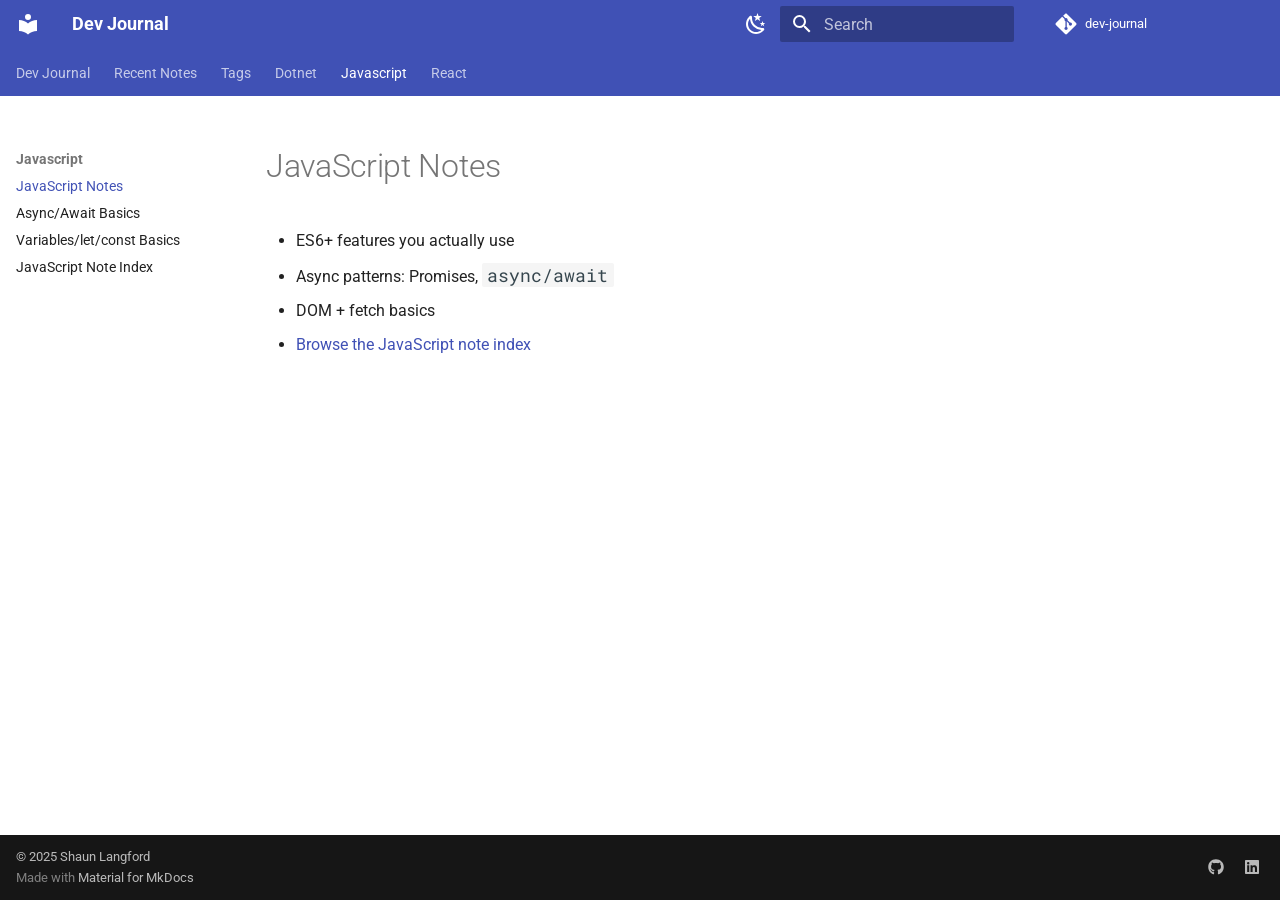
<file: javascript/index.html>
<!doctype html>
<html lang="en" class="no-js">
  <head>
    
      <meta charset="utf-8">
      <meta name="viewport" content="width=device-width,initial-scale=1">
      
      
      
        <link rel="canonical" href="https://slangford06.github.io/dev-journal/javascript/">
      
      
        <link rel="prev" href="../dotnet/note-index/">
      
      
        <link rel="next" href="2025-09-28_async-await/">
      
      
        
      
      
      <link rel="icon" href="../assets/images/favicon.png">
      <meta name="generator" content="mkdocs-1.6.1, mkdocs-material-9.7.6">
    
    
      
        <title>JavaScript Notes - Dev Journal</title>
      
    
    
      <link rel="stylesheet" href="../assets/stylesheets/main.484c7ddc.min.css">
      
        
        <link rel="stylesheet" href="../assets/stylesheets/palette.ab4e12ef.min.css">
      
      


    
    
      
    
    
      
        
        
        <link rel="preconnect" href="https://fonts.gstatic.com" crossorigin>
        <link rel="stylesheet" href="https://fonts.googleapis.com/css?family=Roboto:300,300i,400,400i,700,700i%7CRoboto+Mono:400,400i,700,700i&display=fallback">
        <style>:root{--md-text-font:"Roboto";--md-code-font:"Roboto Mono"}</style>
      
    
    
      <link rel="stylesheet" href="../assets/styles/extra.css">
    
    <script>__md_scope=new URL("..",location),__md_hash=e=>[...e].reduce(((e,_)=>(e<<5)-e+_.charCodeAt(0)),0),__md_get=(e,_=localStorage,t=__md_scope)=>JSON.parse(_.getItem(t.pathname+"."+e)),__md_set=(e,_,t=localStorage,a=__md_scope)=>{try{t.setItem(a.pathname+"."+e,JSON.stringify(_))}catch(e){}}</script>
    
      

    
    
  </head>
  
  
    
    
      
    
    
    
    
    <body dir="ltr" data-md-color-scheme="default" data-md-color-primary="indigo" data-md-color-accent="indigo">
  
    
    <input class="md-toggle" data-md-toggle="drawer" type="checkbox" id="__drawer" autocomplete="off">
    <input class="md-toggle" data-md-toggle="search" type="checkbox" id="__search" autocomplete="off">
    <label class="md-overlay" for="__drawer"></label>
    <div data-md-component="skip">
      
        
        <a href="#javascript-notes" class="md-skip">
          Skip to content
        </a>
      
    </div>
    <div data-md-component="announce">
      
    </div>
    
    
      

<header class="md-header" data-md-component="header">
  <nav class="md-header__inner md-grid" aria-label="Header">
    <a href=".." title="Dev Journal" class="md-header__button md-logo" aria-label="Dev Journal" data-md-component="logo">
      
  
  <svg xmlns="http://www.w3.org/2000/svg" viewBox="0 0 24 24"><path d="M12 8a3 3 0 0 0 3-3 3 3 0 0 0-3-3 3 3 0 0 0-3 3 3 3 0 0 0 3 3m0 3.54C9.64 9.35 6.5 8 3 8v11c3.5 0 6.64 1.35 9 3.54 2.36-2.19 5.5-3.54 9-3.54V8c-3.5 0-6.64 1.35-9 3.54"/></svg>

    </a>
    <label class="md-header__button md-icon" for="__drawer">
      
      <svg xmlns="http://www.w3.org/2000/svg" viewBox="0 0 24 24"><path d="M3 6h18v2H3zm0 5h18v2H3zm0 5h18v2H3z"/></svg>
    </label>
    <div class="md-header__title" data-md-component="header-title">
      <div class="md-header__ellipsis">
        <div class="md-header__topic">
          <span class="md-ellipsis">
            Dev Journal
          </span>
        </div>
        <div class="md-header__topic" data-md-component="header-topic">
          <span class="md-ellipsis">
            
              JavaScript Notes
            
          </span>
        </div>
      </div>
    </div>
    
      
        <form class="md-header__option" data-md-component="palette">
  
    
    
    
    <input class="md-option" data-md-color-media="" data-md-color-scheme="default" data-md-color-primary="indigo" data-md-color-accent="indigo"  aria-label="Switch to dark mode"  type="radio" name="__palette" id="__palette_0">
    
      <label class="md-header__button md-icon" title="Switch to dark mode" for="__palette_1" hidden>
        <svg xmlns="http://www.w3.org/2000/svg" viewBox="0 0 24 24"><path d="m17.75 4.09-2.53 1.94.91 3.06-2.63-1.81-2.63 1.81.91-3.06-2.53-1.94L12.44 4l1.06-3 1.06 3zm3.5 6.91-1.64 1.25.59 1.98-1.7-1.17-1.7 1.17.59-1.98L15.75 11l2.06-.05L18.5 9l.69 1.95zm-2.28 4.95c.83-.08 1.72 1.1 1.19 1.85-.32.45-.66.87-1.08 1.27C15.17 23 8.84 23 4.94 19.07c-3.91-3.9-3.91-10.24 0-14.14.4-.4.82-.76 1.27-1.08.75-.53 1.93.36 1.85 1.19-.27 2.86.69 5.83 2.89 8.02a9.96 9.96 0 0 0 8.02 2.89m-1.64 2.02a12.08 12.08 0 0 1-7.8-3.47c-2.17-2.19-3.33-5-3.49-7.82-2.81 3.14-2.7 7.96.31 10.98 3.02 3.01 7.84 3.12 10.98.31"/></svg>
      </label>
    
  
    
    
    
    <input class="md-option" data-md-color-media="" data-md-color-scheme="slate" data-md-color-primary="indigo" data-md-color-accent="indigo"  aria-label="Switch to light mode"  type="radio" name="__palette" id="__palette_1">
    
      <label class="md-header__button md-icon" title="Switch to light mode" for="__palette_0" hidden>
        <svg xmlns="http://www.w3.org/2000/svg" viewBox="0 0 24 24"><path d="M12 7a5 5 0 0 1 5 5 5 5 0 0 1-5 5 5 5 0 0 1-5-5 5 5 0 0 1 5-5m0 2a3 3 0 0 0-3 3 3 3 0 0 0 3 3 3 3 0 0 0 3-3 3 3 0 0 0-3-3m0-7 2.39 3.42C13.65 5.15 12.84 5 12 5s-1.65.15-2.39.42zM3.34 7l4.16-.35A7.2 7.2 0 0 0 5.94 8.5c-.44.74-.69 1.5-.83 2.29zm.02 10 1.76-3.77a7.131 7.131 0 0 0 2.38 4.14zM20.65 7l-1.77 3.79a7.02 7.02 0 0 0-2.38-4.15zm-.01 10-4.14.36c.59-.51 1.12-1.14 1.54-1.86.42-.73.69-1.5.83-2.29zM12 22l-2.41-3.44c.74.27 1.55.44 2.41.44.82 0 1.63-.17 2.37-.44z"/></svg>
      </label>
    
  
</form>
      
    
    
      <script>var palette=__md_get("__palette");if(palette&&palette.color){if("(prefers-color-scheme)"===palette.color.media){var media=matchMedia("(prefers-color-scheme: light)"),input=document.querySelector(media.matches?"[data-md-color-media='(prefers-color-scheme: light)']":"[data-md-color-media='(prefers-color-scheme: dark)']");palette.color.media=input.getAttribute("data-md-color-media"),palette.color.scheme=input.getAttribute("data-md-color-scheme"),palette.color.primary=input.getAttribute("data-md-color-primary"),palette.color.accent=input.getAttribute("data-md-color-accent")}for(var[key,value]of Object.entries(palette.color))document.body.setAttribute("data-md-color-"+key,value)}</script>
    
    
    
      
      
        <label class="md-header__button md-icon" for="__search">
          
          <svg xmlns="http://www.w3.org/2000/svg" viewBox="0 0 24 24"><path d="M9.5 3A6.5 6.5 0 0 1 16 9.5c0 1.61-.59 3.09-1.56 4.23l.27.27h.79l5 5-1.5 1.5-5-5v-.79l-.27-.27A6.52 6.52 0 0 1 9.5 16 6.5 6.5 0 0 1 3 9.5 6.5 6.5 0 0 1 9.5 3m0 2C7 5 5 7 5 9.5S7 14 9.5 14 14 12 14 9.5 12 5 9.5 5"/></svg>
        </label>
        <div class="md-search" data-md-component="search" role="dialog">
  <label class="md-search__overlay" for="__search"></label>
  <div class="md-search__inner" role="search">
    <form class="md-search__form" name="search">
      <input type="text" class="md-search__input" name="query" aria-label="Search" placeholder="Search" autocapitalize="off" autocorrect="off" autocomplete="off" spellcheck="false" data-md-component="search-query" required>
      <label class="md-search__icon md-icon" for="__search">
        
        <svg xmlns="http://www.w3.org/2000/svg" viewBox="0 0 24 24"><path d="M9.5 3A6.5 6.5 0 0 1 16 9.5c0 1.61-.59 3.09-1.56 4.23l.27.27h.79l5 5-1.5 1.5-5-5v-.79l-.27-.27A6.52 6.52 0 0 1 9.5 16 6.5 6.5 0 0 1 3 9.5 6.5 6.5 0 0 1 9.5 3m0 2C7 5 5 7 5 9.5S7 14 9.5 14 14 12 14 9.5 12 5 9.5 5"/></svg>
        
        <svg xmlns="http://www.w3.org/2000/svg" viewBox="0 0 24 24"><path d="M20 11v2H8l5.5 5.5-1.42 1.42L4.16 12l7.92-7.92L13.5 5.5 8 11z"/></svg>
      </label>
      <nav class="md-search__options" aria-label="Search">
        
        <button type="reset" class="md-search__icon md-icon" title="Clear" aria-label="Clear" tabindex="-1">
          
          <svg xmlns="http://www.w3.org/2000/svg" viewBox="0 0 24 24"><path d="M19 6.41 17.59 5 12 10.59 6.41 5 5 6.41 10.59 12 5 17.59 6.41 19 12 13.41 17.59 19 19 17.59 13.41 12z"/></svg>
        </button>
      </nav>
      
        <div class="md-search__suggest" data-md-component="search-suggest"></div>
      
    </form>
    <div class="md-search__output">
      <div class="md-search__scrollwrap" tabindex="0" data-md-scrollfix>
        <div class="md-search-result" data-md-component="search-result">
          <div class="md-search-result__meta">
            Initializing search
          </div>
          <ol class="md-search-result__list" role="presentation"></ol>
        </div>
      </div>
    </div>
  </div>
</div>
      
    
    
      <div class="md-header__source">
        <a href="https://github.com/slangford06/dev-journal" title="Go to repository" class="md-source" data-md-component="source">
  <div class="md-source__icon md-icon">
    
    <svg xmlns="http://www.w3.org/2000/svg" viewBox="0 0 448 512"><!--! Font Awesome Free 7.1.0 by @fontawesome - https://fontawesome.com License - https://fontawesome.com/license/free (Icons: CC BY 4.0, Fonts: SIL OFL 1.1, Code: MIT License) Copyright 2025 Fonticons, Inc.--><path d="M439.6 236.1 244 40.5c-5.4-5.5-12.8-8.5-20.4-8.5s-15 3-20.4 8.4L162.5 81l51.5 51.5c27.1-9.1 52.7 16.8 43.4 43.7l49.7 49.7c34.2-11.8 61.2 31 35.5 56.7-26.5 26.5-70.2-2.9-56-37.3L240.3 199v121.9c25.3 12.5 22.3 41.8 9.1 55-6.4 6.4-15.2 10.1-24.3 10.1s-17.8-3.6-24.3-10.1c-17.6-17.6-11.1-46.9 11.2-56v-123c-20.8-8.5-24.6-30.7-18.6-45L142.6 101 8.5 235.1C3 240.6 0 247.9 0 255.5s3 15 8.5 20.4l195.6 195.7c5.4 5.4 12.7 8.4 20.4 8.4s15-3 20.4-8.4l194.7-194.7c5.4-5.4 8.4-12.8 8.4-20.4s-3-15-8.4-20.4"/></svg>
  </div>
  <div class="md-source__repository">
    dev-journal
  </div>
</a>
      </div>
    
  </nav>
  
</header>
    
    <div class="md-container" data-md-component="container">
      
      
        
          
            
<nav class="md-tabs" aria-label="Tabs" data-md-component="tabs">
  <div class="md-grid">
    <ul class="md-tabs__list">
      
        
  
  
  
  
    <li class="md-tabs__item">
      <a href=".." class="md-tabs__link">
        
  
  
    
  
  Dev Journal

      </a>
    </li>
  

      
        
  
  
  
  
    <li class="md-tabs__item">
      <a href="../recent-notes/" class="md-tabs__link">
        
  
  
    
  
  Recent Notes

      </a>
    </li>
  

      
        
  
  
  
  
    <li class="md-tabs__item">
      <a href="../tags/" class="md-tabs__link">
        
  
  
    
  
  Tags

      </a>
    </li>
  

      
        
  
  
  
  
    
    
      <li class="md-tabs__item">
        <a href="../dotnet/" class="md-tabs__link">
          
  
  
  Dotnet

        </a>
      </li>
    
  

      
        
  
  
  
    
  
  
    
    
      <li class="md-tabs__item md-tabs__item--active">
        <a href="./" class="md-tabs__link">
          
  
  
  Javascript

        </a>
      </li>
    
  

      
        
  
  
  
  
    
    
      <li class="md-tabs__item">
        <a href="../react/" class="md-tabs__link">
          
  
  
  React

        </a>
      </li>
    
  

      
    </ul>
  </div>
</nav>
          
        
      
      <main class="md-main" data-md-component="main">
        <div class="md-main__inner md-grid">
          
            
              
              <div class="md-sidebar md-sidebar--primary" data-md-component="sidebar" data-md-type="navigation" >
                <div class="md-sidebar__scrollwrap">
                  <div class="md-sidebar__inner">
                    


  


<nav class="md-nav md-nav--primary md-nav--lifted" aria-label="Navigation" data-md-level="0">
  <label class="md-nav__title" for="__drawer">
    <a href=".." title="Dev Journal" class="md-nav__button md-logo" aria-label="Dev Journal" data-md-component="logo">
      
  
  <svg xmlns="http://www.w3.org/2000/svg" viewBox="0 0 24 24"><path d="M12 8a3 3 0 0 0 3-3 3 3 0 0 0-3-3 3 3 0 0 0-3 3 3 3 0 0 0 3 3m0 3.54C9.64 9.35 6.5 8 3 8v11c3.5 0 6.64 1.35 9 3.54 2.36-2.19 5.5-3.54 9-3.54V8c-3.5 0-6.64 1.35-9 3.54"/></svg>

    </a>
    Dev Journal
  </label>
  
    <div class="md-nav__source">
      <a href="https://github.com/slangford06/dev-journal" title="Go to repository" class="md-source" data-md-component="source">
  <div class="md-source__icon md-icon">
    
    <svg xmlns="http://www.w3.org/2000/svg" viewBox="0 0 448 512"><!--! Font Awesome Free 7.1.0 by @fontawesome - https://fontawesome.com License - https://fontawesome.com/license/free (Icons: CC BY 4.0, Fonts: SIL OFL 1.1, Code: MIT License) Copyright 2025 Fonticons, Inc.--><path d="M439.6 236.1 244 40.5c-5.4-5.5-12.8-8.5-20.4-8.5s-15 3-20.4 8.4L162.5 81l51.5 51.5c27.1-9.1 52.7 16.8 43.4 43.7l49.7 49.7c34.2-11.8 61.2 31 35.5 56.7-26.5 26.5-70.2-2.9-56-37.3L240.3 199v121.9c25.3 12.5 22.3 41.8 9.1 55-6.4 6.4-15.2 10.1-24.3 10.1s-17.8-3.6-24.3-10.1c-17.6-17.6-11.1-46.9 11.2-56v-123c-20.8-8.5-24.6-30.7-18.6-45L142.6 101 8.5 235.1C3 240.6 0 247.9 0 255.5s3 15 8.5 20.4l195.6 195.7c5.4 5.4 12.7 8.4 20.4 8.4s15-3 20.4-8.4l194.7-194.7c5.4-5.4 8.4-12.8 8.4-20.4s-3-15-8.4-20.4"/></svg>
  </div>
  <div class="md-source__repository">
    dev-journal
  </div>
</a>
    </div>
  
  <ul class="md-nav__list" data-md-scrollfix>
    
      
      
  
  
  
  
    <li class="md-nav__item">
      <a href=".." class="md-nav__link">
        
  
  
  <span class="md-ellipsis">
    
  
    Dev Journal
  

    
  </span>
  
  

      </a>
    </li>
  

    
      
      
  
  
  
  
    <li class="md-nav__item">
      <a href="../recent-notes/" class="md-nav__link">
        
  
  
  <span class="md-ellipsis">
    
  
    Recent Notes
  

    
  </span>
  
  

      </a>
    </li>
  

    
      
      
  
  
  
  
    <li class="md-nav__item">
      <a href="../tags/" class="md-nav__link">
        
  
  
  <span class="md-ellipsis">
    
  
    Tags
  

    
  </span>
  
  

      </a>
    </li>
  

    
      
      
  
  
  
  
    
    
    
    
      
      
        
      
    
    
    <li class="md-nav__item md-nav__item--nested">
      
        
        
          
        
        <input class="md-nav__toggle md-toggle md-toggle--indeterminate" type="checkbox" id="__nav_4" >
        
          
          <label class="md-nav__link" for="__nav_4" id="__nav_4_label" tabindex="0">
            
  
  
  <span class="md-ellipsis">
    
  
    Dotnet
  

    
  </span>
  
  

            <span class="md-nav__icon md-icon"></span>
          </label>
        
        <nav class="md-nav" data-md-level="1" aria-labelledby="__nav_4_label" aria-expanded="false">
          <label class="md-nav__title" for="__nav_4">
            <span class="md-nav__icon md-icon"></span>
            
  
    Dotnet
  

          </label>
          <ul class="md-nav__list" data-md-scrollfix>
            
              
                
  
  
  
  
    <li class="md-nav__item">
      <a href="../dotnet/" class="md-nav__link">
        
  
  
  <span class="md-ellipsis">
    
  
    .NET Notes
  

    
  </span>
  
  

      </a>
    </li>
  

              
            
              
                
  
  
  
  
    <li class="md-nav__item">
      <a href="../dotnet/note-index/" class="md-nav__link">
        
  
  
  <span class="md-ellipsis">
    
  
    .NET Note Index
  

    
  </span>
  
  

      </a>
    </li>
  

              
            
          </ul>
        </nav>
      
    </li>
  

    
      
      
  
  
    
  
  
  
    
    
    
    
      
        
        
      
      
        
      
    
    
    <li class="md-nav__item md-nav__item--active md-nav__item--section md-nav__item--nested">
      
        
        
        <input class="md-nav__toggle md-toggle " type="checkbox" id="__nav_5" checked>
        
          
          <label class="md-nav__link" for="__nav_5" id="__nav_5_label" tabindex="">
            
  
  
  <span class="md-ellipsis">
    
  
    Javascript
  

    
  </span>
  
  

            <span class="md-nav__icon md-icon"></span>
          </label>
        
        <nav class="md-nav" data-md-level="1" aria-labelledby="__nav_5_label" aria-expanded="true">
          <label class="md-nav__title" for="__nav_5">
            <span class="md-nav__icon md-icon"></span>
            
  
    Javascript
  

          </label>
          <ul class="md-nav__list" data-md-scrollfix>
            
              
                
  
  
    
  
  
  
    <li class="md-nav__item md-nav__item--active">
      
      <input class="md-nav__toggle md-toggle" type="checkbox" id="__toc">
      
      
        
      
      
      <a href="./" class="md-nav__link md-nav__link--active">
        
  
  
  <span class="md-ellipsis">
    
  
    JavaScript Notes
  

    
  </span>
  
  

      </a>
      
    </li>
  

              
            
              
                
  
  
  
  
    <li class="md-nav__item">
      <a href="2025-09-28_async-await/" class="md-nav__link">
        
  
  
  <span class="md-ellipsis">
    
  
    Async/Await Basics
  

    
  </span>
  
  

      </a>
    </li>
  

              
            
              
                
  
  
  
  
    <li class="md-nav__item">
      <a href="2025-09-29_Variables/" class="md-nav__link">
        
  
  
  <span class="md-ellipsis">
    
  
    Variables/let/const Basics
  

    
  </span>
  
  

      </a>
    </li>
  

              
            
              
                
  
  
  
  
    <li class="md-nav__item">
      <a href="note-index/" class="md-nav__link">
        
  
  
  <span class="md-ellipsis">
    
  
    JavaScript Note Index
  

    
  </span>
  
  

      </a>
    </li>
  

              
            
          </ul>
        </nav>
      
    </li>
  

    
      
      
  
  
  
  
    
    
    
    
      
      
        
      
    
    
    <li class="md-nav__item md-nav__item--nested">
      
        
        
          
        
        <input class="md-nav__toggle md-toggle md-toggle--indeterminate" type="checkbox" id="__nav_6" >
        
          
          <label class="md-nav__link" for="__nav_6" id="__nav_6_label" tabindex="0">
            
  
  
  <span class="md-ellipsis">
    
  
    React
  

    
  </span>
  
  

            <span class="md-nav__icon md-icon"></span>
          </label>
        
        <nav class="md-nav" data-md-level="1" aria-labelledby="__nav_6_label" aria-expanded="false">
          <label class="md-nav__title" for="__nav_6">
            <span class="md-nav__icon md-icon"></span>
            
  
    React
  

          </label>
          <ul class="md-nav__list" data-md-scrollfix>
            
              
                
  
  
  
  
    <li class="md-nav__item">
      <a href="../react/" class="md-nav__link">
        
  
  
  <span class="md-ellipsis">
    
  
    React Notes
  

    
  </span>
  
  

      </a>
    </li>
  

              
            
              
                
  
  
  
  
    <li class="md-nav__item">
      <a href="../react/2025-10-20_useEffect-cleanup/" class="md-nav__link">
        
  
  
  <span class="md-ellipsis">
    
  
    React useEffect Cleanup
  

    
  </span>
  
  

      </a>
    </li>
  

              
            
              
                
  
  
  
  
    <li class="md-nav__item">
      <a href="../react/note-index/" class="md-nav__link">
        
  
  
  <span class="md-ellipsis">
    
  
    React Note Index
  

    
  </span>
  
  

      </a>
    </li>
  

              
            
          </ul>
        </nav>
      
    </li>
  

    
  </ul>
</nav>
                  </div>
                </div>
              </div>
            
            
              
              <div class="md-sidebar md-sidebar--secondary" data-md-component="sidebar" data-md-type="toc" >
                <div class="md-sidebar__scrollwrap">
                  <div class="md-sidebar__inner">
                    

<nav class="md-nav md-nav--secondary" aria-label="Table of contents">
  
  
  
    
  
  
</nav>
                  </div>
                </div>
              </div>
            
          
          
            <div class="md-content" data-md-component="content">
              
              <article class="md-content__inner md-typeset">
                
                  


  
  


<h1 id="javascript-notes">JavaScript Notes<a class="headerlink" href="#javascript-notes" title="Permanent link">&para;</a></h1>
<ul>
<li>ES6+ features you actually use</li>
<li>Async patterns: Promises, <code>async/await</code></li>
<li>DOM + fetch basics</li>
<li><a href="note-index/">Browse the JavaScript note index</a></li>
</ul>












                
              </article>
            </div>
          
          
  <script>var tabs=__md_get("__tabs");if(Array.isArray(tabs))e:for(var set of document.querySelectorAll(".tabbed-set")){var labels=set.querySelector(".tabbed-labels");for(var tab of tabs)for(var label of labels.getElementsByTagName("label"))if(label.innerText.trim()===tab){var input=document.getElementById(label.htmlFor);input.checked=!0;continue e}}</script>

<script>var target=document.getElementById(location.hash.slice(1));target&&target.name&&(target.checked=target.name.startsWith("__tabbed_"))</script>
        </div>
        
          <button type="button" class="md-top md-icon" data-md-component="top" hidden>
  
  <svg xmlns="http://www.w3.org/2000/svg" viewBox="0 0 24 24"><path d="M13 20h-2V8l-5.5 5.5-1.42-1.42L12 4.16l7.92 7.92-1.42 1.42L13 8z"/></svg>
  Back to top
</button>
        
      </main>
      
        <footer class="md-footer">
  
  <div class="md-footer-meta md-typeset">
    <div class="md-footer-meta__inner md-grid">
      <div class="md-copyright">
  
    <div class="md-copyright__highlight">
      © 2025 Shaun Langford
    </div>
  
  
    Made with
    <a href="https://squidfunk.github.io/mkdocs-material/" target="_blank" rel="noopener">
      Material for MkDocs
    </a>
  
</div>
      
        
<div class="md-social">
  
    
    
    
    
    <a href="https://github.com/slangford06" target="_blank" rel="noopener" title="GitHub" class="md-social__link">
      <svg xmlns="http://www.w3.org/2000/svg" viewBox="0 0 512 512"><!--! Font Awesome Free 7.1.0 by @fontawesome - https://fontawesome.com License - https://fontawesome.com/license/free (Icons: CC BY 4.0, Fonts: SIL OFL 1.1, Code: MIT License) Copyright 2025 Fonticons, Inc.--><path d="M173.9 397.4c0 2-2.3 3.6-5.2 3.6-3.3.3-5.6-1.3-5.6-3.6 0-2 2.3-3.6 5.2-3.6 3-.3 5.6 1.3 5.6 3.6m-31.1-4.5c-.7 2 1.3 4.3 4.3 4.9 2.6 1 5.6 0 6.2-2s-1.3-4.3-4.3-5.2c-2.6-.7-5.5.3-6.2 2.3m44.2-1.7c-2.9.7-4.9 2.6-4.6 4.9.3 2 2.9 3.3 5.9 2.6 2.9-.7 4.9-2.6 4.6-4.6-.3-1.9-3-3.2-5.9-2.9M252.8 8C114.1 8 8 113.3 8 252c0 110.9 69.8 205.8 169.5 239.2 12.8 2.3 17.3-5.6 17.3-12.1 0-6.2-.3-40.4-.3-61.4 0 0-70 15-84.7-29.8 0 0-11.4-29.1-27.8-36.6 0 0-22.9-15.7 1.6-15.4 0 0 24.9 2 38.6 25.8 21.9 38.6 58.6 27.5 72.9 20.9 2.3-16 8.8-27.1 16-33.7-55.9-6.2-112.3-14.3-112.3-110.5 0-27.5 7.6-41.3 23.6-58.9-2.6-6.5-11.1-33.3 2.6-67.9 20.9-6.5 69 27 69 27 20-5.6 41.5-8.5 62.8-8.5s42.8 2.9 62.8 8.5c0 0 48.1-33.6 69-27 13.7 34.7 5.2 61.4 2.6 67.9 16 17.7 25.8 31.5 25.8 58.9 0 96.5-58.9 104.2-114.8 110.5 9.2 7.9 17 22.9 17 46.4 0 33.7-.3 75.4-.3 83.6 0 6.5 4.6 14.4 17.3 12.1C436.2 457.8 504 362.9 504 252 504 113.3 391.5 8 252.8 8M105.2 352.9c-1.3 1-1 3.3.7 5.2 1.6 1.6 3.9 2.3 5.2 1 1.3-1 1-3.3-.7-5.2-1.6-1.6-3.9-2.3-5.2-1m-10.8-8.1c-.7 1.3.3 2.9 2.3 3.9 1.6 1 3.6.7 4.3-.7.7-1.3-.3-2.9-2.3-3.9-2-.6-3.6-.3-4.3.7m32.4 35.6c-1.6 1.3-1 4.3 1.3 6.2 2.3 2.3 5.2 2.6 6.5 1 1.3-1.3.7-4.3-1.3-6.2-2.2-2.3-5.2-2.6-6.5-1m-11.4-14.7c-1.6 1-1.6 3.6 0 5.9s4.3 3.3 5.6 2.3c1.6-1.3 1.6-3.9 0-6.2-1.4-2.3-4-3.3-5.6-2"/></svg>
    </a>
  
    
    
    
    
    <a href="https://www.linkedin.com/in/slangford06/" target="_blank" rel="noopener" title="LinkedIn" class="md-social__link">
      <svg xmlns="http://www.w3.org/2000/svg" viewBox="0 0 448 512"><!--! Font Awesome Free 7.1.0 by @fontawesome - https://fontawesome.com License - https://fontawesome.com/license/free (Icons: CC BY 4.0, Fonts: SIL OFL 1.1, Code: MIT License) Copyright 2025 Fonticons, Inc.--><path d="M416 32H31.9C14.3 32 0 46.5 0 64.3v383.4C0 465.5 14.3 480 31.9 480H416c17.6 0 32-14.5 32-32.3V64.3c0-17.8-14.4-32.3-32-32.3M135.4 416H69V202.2h66.5V416zM102.2 96a38.5 38.5 0 1 1 0 77 38.5 38.5 0 1 1 0-77m282.1 320h-66.4V312c0-24.8-.5-56.7-34.5-56.7-34.6 0-39.9 27-39.9 54.9V416h-66.4V202.2h63.7v29.2h.9c8.9-16.8 30.6-34.5 62.9-34.5 67.2 0 79.7 44.3 79.7 101.9z"/></svg>
    </a>
  
</div>
      
    </div>
  </div>
</footer>
      
    </div>
    <div class="md-dialog" data-md-component="dialog">
      <div class="md-dialog__inner md-typeset"></div>
    </div>
    
    
    
      
      
      <script id="__config" type="application/json">{"annotate": null, "base": "..", "features": ["navigation.instant", "navigation.tracking", "navigation.sections", "navigation.expand", "navigation.tabs", "navigation.top", "search.suggest", "search.highlight", "content.code.copy", "content.tabs.link", "header.autohide"], "search": "../assets/javascripts/workers/search.2c215733.min.js", "tags": null, "translations": {"clipboard.copied": "Copied to clipboard", "clipboard.copy": "Copy to clipboard", "search.result.more.one": "1 more on this page", "search.result.more.other": "# more on this page", "search.result.none": "No matching documents", "search.result.one": "1 matching document", "search.result.other": "# matching documents", "search.result.placeholder": "Type to start searching", "search.result.term.missing": "Missing", "select.version": "Select version"}, "version": null}</script>
    
    
      <script src="../assets/javascripts/bundle.79ae519e.min.js"></script>
      
        <script src="../assets/javascripts/new-entry.js"></script>
      
    
  </body>
</html>
</file>
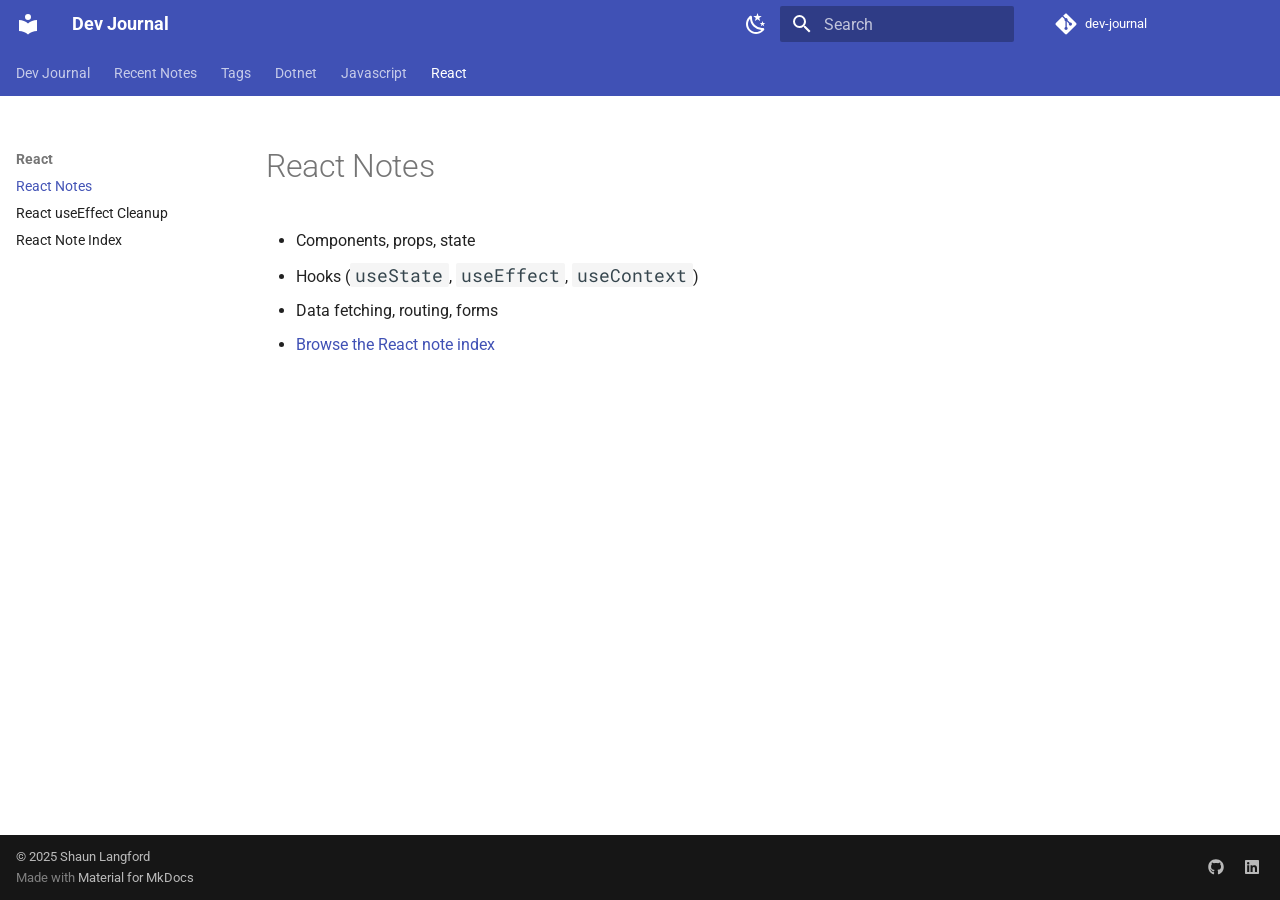
<file: react/index.html>
<!doctype html>
<html lang="en" class="no-js">
  <head>
    
      <meta charset="utf-8">
      <meta name="viewport" content="width=device-width,initial-scale=1">
      
      
      
        <link rel="canonical" href="https://slangford06.github.io/dev-journal/react/">
      
      
        <link rel="prev" href="../javascript/note-index/">
      
      
        <link rel="next" href="2025-10-20_useEffect-cleanup/">
      
      
        
      
      
      <link rel="icon" href="../assets/images/favicon.png">
      <meta name="generator" content="mkdocs-1.6.1, mkdocs-material-9.7.6">
    
    
      
        <title>React Notes - Dev Journal</title>
      
    
    
      <link rel="stylesheet" href="../assets/stylesheets/main.484c7ddc.min.css">
      
        
        <link rel="stylesheet" href="../assets/stylesheets/palette.ab4e12ef.min.css">
      
      


    
    
      
    
    
      
        
        
        <link rel="preconnect" href="https://fonts.gstatic.com" crossorigin>
        <link rel="stylesheet" href="https://fonts.googleapis.com/css?family=Roboto:300,300i,400,400i,700,700i%7CRoboto+Mono:400,400i,700,700i&display=fallback">
        <style>:root{--md-text-font:"Roboto";--md-code-font:"Roboto Mono"}</style>
      
    
    
      <link rel="stylesheet" href="../assets/styles/extra.css">
    
    <script>__md_scope=new URL("..",location),__md_hash=e=>[...e].reduce(((e,_)=>(e<<5)-e+_.charCodeAt(0)),0),__md_get=(e,_=localStorage,t=__md_scope)=>JSON.parse(_.getItem(t.pathname+"."+e)),__md_set=(e,_,t=localStorage,a=__md_scope)=>{try{t.setItem(a.pathname+"."+e,JSON.stringify(_))}catch(e){}}</script>
    
      

    
    
  </head>
  
  
    
    
      
    
    
    
    
    <body dir="ltr" data-md-color-scheme="default" data-md-color-primary="indigo" data-md-color-accent="indigo">
  
    
    <input class="md-toggle" data-md-toggle="drawer" type="checkbox" id="__drawer" autocomplete="off">
    <input class="md-toggle" data-md-toggle="search" type="checkbox" id="__search" autocomplete="off">
    <label class="md-overlay" for="__drawer"></label>
    <div data-md-component="skip">
      
        
        <a href="#react-notes" class="md-skip">
          Skip to content
        </a>
      
    </div>
    <div data-md-component="announce">
      
    </div>
    
    
      

<header class="md-header" data-md-component="header">
  <nav class="md-header__inner md-grid" aria-label="Header">
    <a href=".." title="Dev Journal" class="md-header__button md-logo" aria-label="Dev Journal" data-md-component="logo">
      
  
  <svg xmlns="http://www.w3.org/2000/svg" viewBox="0 0 24 24"><path d="M12 8a3 3 0 0 0 3-3 3 3 0 0 0-3-3 3 3 0 0 0-3 3 3 3 0 0 0 3 3m0 3.54C9.64 9.35 6.5 8 3 8v11c3.5 0 6.64 1.35 9 3.54 2.36-2.19 5.5-3.54 9-3.54V8c-3.5 0-6.64 1.35-9 3.54"/></svg>

    </a>
    <label class="md-header__button md-icon" for="__drawer">
      
      <svg xmlns="http://www.w3.org/2000/svg" viewBox="0 0 24 24"><path d="M3 6h18v2H3zm0 5h18v2H3zm0 5h18v2H3z"/></svg>
    </label>
    <div class="md-header__title" data-md-component="header-title">
      <div class="md-header__ellipsis">
        <div class="md-header__topic">
          <span class="md-ellipsis">
            Dev Journal
          </span>
        </div>
        <div class="md-header__topic" data-md-component="header-topic">
          <span class="md-ellipsis">
            
              React Notes
            
          </span>
        </div>
      </div>
    </div>
    
      
        <form class="md-header__option" data-md-component="palette">
  
    
    
    
    <input class="md-option" data-md-color-media="" data-md-color-scheme="default" data-md-color-primary="indigo" data-md-color-accent="indigo"  aria-label="Switch to dark mode"  type="radio" name="__palette" id="__palette_0">
    
      <label class="md-header__button md-icon" title="Switch to dark mode" for="__palette_1" hidden>
        <svg xmlns="http://www.w3.org/2000/svg" viewBox="0 0 24 24"><path d="m17.75 4.09-2.53 1.94.91 3.06-2.63-1.81-2.63 1.81.91-3.06-2.53-1.94L12.44 4l1.06-3 1.06 3zm3.5 6.91-1.64 1.25.59 1.98-1.7-1.17-1.7 1.17.59-1.98L15.75 11l2.06-.05L18.5 9l.69 1.95zm-2.28 4.95c.83-.08 1.72 1.1 1.19 1.85-.32.45-.66.87-1.08 1.27C15.17 23 8.84 23 4.94 19.07c-3.91-3.9-3.91-10.24 0-14.14.4-.4.82-.76 1.27-1.08.75-.53 1.93.36 1.85 1.19-.27 2.86.69 5.83 2.89 8.02a9.96 9.96 0 0 0 8.02 2.89m-1.64 2.02a12.08 12.08 0 0 1-7.8-3.47c-2.17-2.19-3.33-5-3.49-7.82-2.81 3.14-2.7 7.96.31 10.98 3.02 3.01 7.84 3.12 10.98.31"/></svg>
      </label>
    
  
    
    
    
    <input class="md-option" data-md-color-media="" data-md-color-scheme="slate" data-md-color-primary="indigo" data-md-color-accent="indigo"  aria-label="Switch to light mode"  type="radio" name="__palette" id="__palette_1">
    
      <label class="md-header__button md-icon" title="Switch to light mode" for="__palette_0" hidden>
        <svg xmlns="http://www.w3.org/2000/svg" viewBox="0 0 24 24"><path d="M12 7a5 5 0 0 1 5 5 5 5 0 0 1-5 5 5 5 0 0 1-5-5 5 5 0 0 1 5-5m0 2a3 3 0 0 0-3 3 3 3 0 0 0 3 3 3 3 0 0 0 3-3 3 3 0 0 0-3-3m0-7 2.39 3.42C13.65 5.15 12.84 5 12 5s-1.65.15-2.39.42zM3.34 7l4.16-.35A7.2 7.2 0 0 0 5.94 8.5c-.44.74-.69 1.5-.83 2.29zm.02 10 1.76-3.77a7.131 7.131 0 0 0 2.38 4.14zM20.65 7l-1.77 3.79a7.02 7.02 0 0 0-2.38-4.15zm-.01 10-4.14.36c.59-.51 1.12-1.14 1.54-1.86.42-.73.69-1.5.83-2.29zM12 22l-2.41-3.44c.74.27 1.55.44 2.41.44.82 0 1.63-.17 2.37-.44z"/></svg>
      </label>
    
  
</form>
      
    
    
      <script>var palette=__md_get("__palette");if(palette&&palette.color){if("(prefers-color-scheme)"===palette.color.media){var media=matchMedia("(prefers-color-scheme: light)"),input=document.querySelector(media.matches?"[data-md-color-media='(prefers-color-scheme: light)']":"[data-md-color-media='(prefers-color-scheme: dark)']");palette.color.media=input.getAttribute("data-md-color-media"),palette.color.scheme=input.getAttribute("data-md-color-scheme"),palette.color.primary=input.getAttribute("data-md-color-primary"),palette.color.accent=input.getAttribute("data-md-color-accent")}for(var[key,value]of Object.entries(palette.color))document.body.setAttribute("data-md-color-"+key,value)}</script>
    
    
    
      
      
        <label class="md-header__button md-icon" for="__search">
          
          <svg xmlns="http://www.w3.org/2000/svg" viewBox="0 0 24 24"><path d="M9.5 3A6.5 6.5 0 0 1 16 9.5c0 1.61-.59 3.09-1.56 4.23l.27.27h.79l5 5-1.5 1.5-5-5v-.79l-.27-.27A6.52 6.52 0 0 1 9.5 16 6.5 6.5 0 0 1 3 9.5 6.5 6.5 0 0 1 9.5 3m0 2C7 5 5 7 5 9.5S7 14 9.5 14 14 12 14 9.5 12 5 9.5 5"/></svg>
        </label>
        <div class="md-search" data-md-component="search" role="dialog">
  <label class="md-search__overlay" for="__search"></label>
  <div class="md-search__inner" role="search">
    <form class="md-search__form" name="search">
      <input type="text" class="md-search__input" name="query" aria-label="Search" placeholder="Search" autocapitalize="off" autocorrect="off" autocomplete="off" spellcheck="false" data-md-component="search-query" required>
      <label class="md-search__icon md-icon" for="__search">
        
        <svg xmlns="http://www.w3.org/2000/svg" viewBox="0 0 24 24"><path d="M9.5 3A6.5 6.5 0 0 1 16 9.5c0 1.61-.59 3.09-1.56 4.23l.27.27h.79l5 5-1.5 1.5-5-5v-.79l-.27-.27A6.52 6.52 0 0 1 9.5 16 6.5 6.5 0 0 1 3 9.5 6.5 6.5 0 0 1 9.5 3m0 2C7 5 5 7 5 9.5S7 14 9.5 14 14 12 14 9.5 12 5 9.5 5"/></svg>
        
        <svg xmlns="http://www.w3.org/2000/svg" viewBox="0 0 24 24"><path d="M20 11v2H8l5.5 5.5-1.42 1.42L4.16 12l7.92-7.92L13.5 5.5 8 11z"/></svg>
      </label>
      <nav class="md-search__options" aria-label="Search">
        
        <button type="reset" class="md-search__icon md-icon" title="Clear" aria-label="Clear" tabindex="-1">
          
          <svg xmlns="http://www.w3.org/2000/svg" viewBox="0 0 24 24"><path d="M19 6.41 17.59 5 12 10.59 6.41 5 5 6.41 10.59 12 5 17.59 6.41 19 12 13.41 17.59 19 19 17.59 13.41 12z"/></svg>
        </button>
      </nav>
      
        <div class="md-search__suggest" data-md-component="search-suggest"></div>
      
    </form>
    <div class="md-search__output">
      <div class="md-search__scrollwrap" tabindex="0" data-md-scrollfix>
        <div class="md-search-result" data-md-component="search-result">
          <div class="md-search-result__meta">
            Initializing search
          </div>
          <ol class="md-search-result__list" role="presentation"></ol>
        </div>
      </div>
    </div>
  </div>
</div>
      
    
    
      <div class="md-header__source">
        <a href="https://github.com/slangford06/dev-journal" title="Go to repository" class="md-source" data-md-component="source">
  <div class="md-source__icon md-icon">
    
    <svg xmlns="http://www.w3.org/2000/svg" viewBox="0 0 448 512"><!--! Font Awesome Free 7.1.0 by @fontawesome - https://fontawesome.com License - https://fontawesome.com/license/free (Icons: CC BY 4.0, Fonts: SIL OFL 1.1, Code: MIT License) Copyright 2025 Fonticons, Inc.--><path d="M439.6 236.1 244 40.5c-5.4-5.5-12.8-8.5-20.4-8.5s-15 3-20.4 8.4L162.5 81l51.5 51.5c27.1-9.1 52.7 16.8 43.4 43.7l49.7 49.7c34.2-11.8 61.2 31 35.5 56.7-26.5 26.5-70.2-2.9-56-37.3L240.3 199v121.9c25.3 12.5 22.3 41.8 9.1 55-6.4 6.4-15.2 10.1-24.3 10.1s-17.8-3.6-24.3-10.1c-17.6-17.6-11.1-46.9 11.2-56v-123c-20.8-8.5-24.6-30.7-18.6-45L142.6 101 8.5 235.1C3 240.6 0 247.9 0 255.5s3 15 8.5 20.4l195.6 195.7c5.4 5.4 12.7 8.4 20.4 8.4s15-3 20.4-8.4l194.7-194.7c5.4-5.4 8.4-12.8 8.4-20.4s-3-15-8.4-20.4"/></svg>
  </div>
  <div class="md-source__repository">
    dev-journal
  </div>
</a>
      </div>
    
  </nav>
  
</header>
    
    <div class="md-container" data-md-component="container">
      
      
        
          
            
<nav class="md-tabs" aria-label="Tabs" data-md-component="tabs">
  <div class="md-grid">
    <ul class="md-tabs__list">
      
        
  
  
  
  
    <li class="md-tabs__item">
      <a href=".." class="md-tabs__link">
        
  
  
    
  
  Dev Journal

      </a>
    </li>
  

      
        
  
  
  
  
    <li class="md-tabs__item">
      <a href="../recent-notes/" class="md-tabs__link">
        
  
  
    
  
  Recent Notes

      </a>
    </li>
  

      
        
  
  
  
  
    <li class="md-tabs__item">
      <a href="../tags/" class="md-tabs__link">
        
  
  
    
  
  Tags

      </a>
    </li>
  

      
        
  
  
  
  
    
    
      <li class="md-tabs__item">
        <a href="../dotnet/" class="md-tabs__link">
          
  
  
  Dotnet

        </a>
      </li>
    
  

      
        
  
  
  
  
    
    
      <li class="md-tabs__item">
        <a href="../javascript/" class="md-tabs__link">
          
  
  
  Javascript

        </a>
      </li>
    
  

      
        
  
  
  
    
  
  
    
    
      <li class="md-tabs__item md-tabs__item--active">
        <a href="./" class="md-tabs__link">
          
  
  
  React

        </a>
      </li>
    
  

      
    </ul>
  </div>
</nav>
          
        
      
      <main class="md-main" data-md-component="main">
        <div class="md-main__inner md-grid">
          
            
              
              <div class="md-sidebar md-sidebar--primary" data-md-component="sidebar" data-md-type="navigation" >
                <div class="md-sidebar__scrollwrap">
                  <div class="md-sidebar__inner">
                    


  


<nav class="md-nav md-nav--primary md-nav--lifted" aria-label="Navigation" data-md-level="0">
  <label class="md-nav__title" for="__drawer">
    <a href=".." title="Dev Journal" class="md-nav__button md-logo" aria-label="Dev Journal" data-md-component="logo">
      
  
  <svg xmlns="http://www.w3.org/2000/svg" viewBox="0 0 24 24"><path d="M12 8a3 3 0 0 0 3-3 3 3 0 0 0-3-3 3 3 0 0 0-3 3 3 3 0 0 0 3 3m0 3.54C9.64 9.35 6.5 8 3 8v11c3.5 0 6.64 1.35 9 3.54 2.36-2.19 5.5-3.54 9-3.54V8c-3.5 0-6.64 1.35-9 3.54"/></svg>

    </a>
    Dev Journal
  </label>
  
    <div class="md-nav__source">
      <a href="https://github.com/slangford06/dev-journal" title="Go to repository" class="md-source" data-md-component="source">
  <div class="md-source__icon md-icon">
    
    <svg xmlns="http://www.w3.org/2000/svg" viewBox="0 0 448 512"><!--! Font Awesome Free 7.1.0 by @fontawesome - https://fontawesome.com License - https://fontawesome.com/license/free (Icons: CC BY 4.0, Fonts: SIL OFL 1.1, Code: MIT License) Copyright 2025 Fonticons, Inc.--><path d="M439.6 236.1 244 40.5c-5.4-5.5-12.8-8.5-20.4-8.5s-15 3-20.4 8.4L162.5 81l51.5 51.5c27.1-9.1 52.7 16.8 43.4 43.7l49.7 49.7c34.2-11.8 61.2 31 35.5 56.7-26.5 26.5-70.2-2.9-56-37.3L240.3 199v121.9c25.3 12.5 22.3 41.8 9.1 55-6.4 6.4-15.2 10.1-24.3 10.1s-17.8-3.6-24.3-10.1c-17.6-17.6-11.1-46.9 11.2-56v-123c-20.8-8.5-24.6-30.7-18.6-45L142.6 101 8.5 235.1C3 240.6 0 247.9 0 255.5s3 15 8.5 20.4l195.6 195.7c5.4 5.4 12.7 8.4 20.4 8.4s15-3 20.4-8.4l194.7-194.7c5.4-5.4 8.4-12.8 8.4-20.4s-3-15-8.4-20.4"/></svg>
  </div>
  <div class="md-source__repository">
    dev-journal
  </div>
</a>
    </div>
  
  <ul class="md-nav__list" data-md-scrollfix>
    
      
      
  
  
  
  
    <li class="md-nav__item">
      <a href=".." class="md-nav__link">
        
  
  
  <span class="md-ellipsis">
    
  
    Dev Journal
  

    
  </span>
  
  

      </a>
    </li>
  

    
      
      
  
  
  
  
    <li class="md-nav__item">
      <a href="../recent-notes/" class="md-nav__link">
        
  
  
  <span class="md-ellipsis">
    
  
    Recent Notes
  

    
  </span>
  
  

      </a>
    </li>
  

    
      
      
  
  
  
  
    <li class="md-nav__item">
      <a href="../tags/" class="md-nav__link">
        
  
  
  <span class="md-ellipsis">
    
  
    Tags
  

    
  </span>
  
  

      </a>
    </li>
  

    
      
      
  
  
  
  
    
    
    
    
      
      
        
      
    
    
    <li class="md-nav__item md-nav__item--nested">
      
        
        
          
        
        <input class="md-nav__toggle md-toggle md-toggle--indeterminate" type="checkbox" id="__nav_4" >
        
          
          <label class="md-nav__link" for="__nav_4" id="__nav_4_label" tabindex="0">
            
  
  
  <span class="md-ellipsis">
    
  
    Dotnet
  

    
  </span>
  
  

            <span class="md-nav__icon md-icon"></span>
          </label>
        
        <nav class="md-nav" data-md-level="1" aria-labelledby="__nav_4_label" aria-expanded="false">
          <label class="md-nav__title" for="__nav_4">
            <span class="md-nav__icon md-icon"></span>
            
  
    Dotnet
  

          </label>
          <ul class="md-nav__list" data-md-scrollfix>
            
              
                
  
  
  
  
    <li class="md-nav__item">
      <a href="../dotnet/" class="md-nav__link">
        
  
  
  <span class="md-ellipsis">
    
  
    .NET Notes
  

    
  </span>
  
  

      </a>
    </li>
  

              
            
              
                
  
  
  
  
    <li class="md-nav__item">
      <a href="../dotnet/note-index/" class="md-nav__link">
        
  
  
  <span class="md-ellipsis">
    
  
    .NET Note Index
  

    
  </span>
  
  

      </a>
    </li>
  

              
            
          </ul>
        </nav>
      
    </li>
  

    
      
      
  
  
  
  
    
    
    
    
      
      
        
      
    
    
    <li class="md-nav__item md-nav__item--nested">
      
        
        
          
        
        <input class="md-nav__toggle md-toggle md-toggle--indeterminate" type="checkbox" id="__nav_5" >
        
          
          <label class="md-nav__link" for="__nav_5" id="__nav_5_label" tabindex="0">
            
  
  
  <span class="md-ellipsis">
    
  
    Javascript
  

    
  </span>
  
  

            <span class="md-nav__icon md-icon"></span>
          </label>
        
        <nav class="md-nav" data-md-level="1" aria-labelledby="__nav_5_label" aria-expanded="false">
          <label class="md-nav__title" for="__nav_5">
            <span class="md-nav__icon md-icon"></span>
            
  
    Javascript
  

          </label>
          <ul class="md-nav__list" data-md-scrollfix>
            
              
                
  
  
  
  
    <li class="md-nav__item">
      <a href="../javascript/" class="md-nav__link">
        
  
  
  <span class="md-ellipsis">
    
  
    JavaScript Notes
  

    
  </span>
  
  

      </a>
    </li>
  

              
            
              
                
  
  
  
  
    <li class="md-nav__item">
      <a href="../javascript/2025-09-28_async-await/" class="md-nav__link">
        
  
  
  <span class="md-ellipsis">
    
  
    Async/Await Basics
  

    
  </span>
  
  

      </a>
    </li>
  

              
            
              
                
  
  
  
  
    <li class="md-nav__item">
      <a href="../javascript/2025-09-29_Variables/" class="md-nav__link">
        
  
  
  <span class="md-ellipsis">
    
  
    Variables/let/const Basics
  

    
  </span>
  
  

      </a>
    </li>
  

              
            
              
                
  
  
  
  
    <li class="md-nav__item">
      <a href="../javascript/note-index/" class="md-nav__link">
        
  
  
  <span class="md-ellipsis">
    
  
    JavaScript Note Index
  

    
  </span>
  
  

      </a>
    </li>
  

              
            
          </ul>
        </nav>
      
    </li>
  

    
      
      
  
  
    
  
  
  
    
    
    
    
      
        
        
      
      
        
      
    
    
    <li class="md-nav__item md-nav__item--active md-nav__item--section md-nav__item--nested">
      
        
        
        <input class="md-nav__toggle md-toggle " type="checkbox" id="__nav_6" checked>
        
          
          <label class="md-nav__link" for="__nav_6" id="__nav_6_label" tabindex="">
            
  
  
  <span class="md-ellipsis">
    
  
    React
  

    
  </span>
  
  

            <span class="md-nav__icon md-icon"></span>
          </label>
        
        <nav class="md-nav" data-md-level="1" aria-labelledby="__nav_6_label" aria-expanded="true">
          <label class="md-nav__title" for="__nav_6">
            <span class="md-nav__icon md-icon"></span>
            
  
    React
  

          </label>
          <ul class="md-nav__list" data-md-scrollfix>
            
              
                
  
  
    
  
  
  
    <li class="md-nav__item md-nav__item--active">
      
      <input class="md-nav__toggle md-toggle" type="checkbox" id="__toc">
      
      
        
      
      
      <a href="./" class="md-nav__link md-nav__link--active">
        
  
  
  <span class="md-ellipsis">
    
  
    React Notes
  

    
  </span>
  
  

      </a>
      
    </li>
  

              
            
              
                
  
  
  
  
    <li class="md-nav__item">
      <a href="2025-10-20_useEffect-cleanup/" class="md-nav__link">
        
  
  
  <span class="md-ellipsis">
    
  
    React useEffect Cleanup
  

    
  </span>
  
  

      </a>
    </li>
  

              
            
              
                
  
  
  
  
    <li class="md-nav__item">
      <a href="note-index/" class="md-nav__link">
        
  
  
  <span class="md-ellipsis">
    
  
    React Note Index
  

    
  </span>
  
  

      </a>
    </li>
  

              
            
          </ul>
        </nav>
      
    </li>
  

    
  </ul>
</nav>
                  </div>
                </div>
              </div>
            
            
              
              <div class="md-sidebar md-sidebar--secondary" data-md-component="sidebar" data-md-type="toc" >
                <div class="md-sidebar__scrollwrap">
                  <div class="md-sidebar__inner">
                    

<nav class="md-nav md-nav--secondary" aria-label="Table of contents">
  
  
  
    
  
  
</nav>
                  </div>
                </div>
              </div>
            
          
          
            <div class="md-content" data-md-component="content">
              
              <article class="md-content__inner md-typeset">
                
                  


  
  


<h1 id="react-notes">React Notes<a class="headerlink" href="#react-notes" title="Permanent link">&para;</a></h1>
<ul>
<li>Components, props, state</li>
<li>Hooks (<code>useState</code>, <code>useEffect</code>, <code>useContext</code>)</li>
<li>Data fetching, routing, forms</li>
<li><a href="note-index/">Browse the React note index</a></li>
</ul>












                
              </article>
            </div>
          
          
  <script>var tabs=__md_get("__tabs");if(Array.isArray(tabs))e:for(var set of document.querySelectorAll(".tabbed-set")){var labels=set.querySelector(".tabbed-labels");for(var tab of tabs)for(var label of labels.getElementsByTagName("label"))if(label.innerText.trim()===tab){var input=document.getElementById(label.htmlFor);input.checked=!0;continue e}}</script>

<script>var target=document.getElementById(location.hash.slice(1));target&&target.name&&(target.checked=target.name.startsWith("__tabbed_"))</script>
        </div>
        
          <button type="button" class="md-top md-icon" data-md-component="top" hidden>
  
  <svg xmlns="http://www.w3.org/2000/svg" viewBox="0 0 24 24"><path d="M13 20h-2V8l-5.5 5.5-1.42-1.42L12 4.16l7.92 7.92-1.42 1.42L13 8z"/></svg>
  Back to top
</button>
        
      </main>
      
        <footer class="md-footer">
  
  <div class="md-footer-meta md-typeset">
    <div class="md-footer-meta__inner md-grid">
      <div class="md-copyright">
  
    <div class="md-copyright__highlight">
      © 2025 Shaun Langford
    </div>
  
  
    Made with
    <a href="https://squidfunk.github.io/mkdocs-material/" target="_blank" rel="noopener">
      Material for MkDocs
    </a>
  
</div>
      
        
<div class="md-social">
  
    
    
    
    
    <a href="https://github.com/slangford06" target="_blank" rel="noopener" title="GitHub" class="md-social__link">
      <svg xmlns="http://www.w3.org/2000/svg" viewBox="0 0 512 512"><!--! Font Awesome Free 7.1.0 by @fontawesome - https://fontawesome.com License - https://fontawesome.com/license/free (Icons: CC BY 4.0, Fonts: SIL OFL 1.1, Code: MIT License) Copyright 2025 Fonticons, Inc.--><path d="M173.9 397.4c0 2-2.3 3.6-5.2 3.6-3.3.3-5.6-1.3-5.6-3.6 0-2 2.3-3.6 5.2-3.6 3-.3 5.6 1.3 5.6 3.6m-31.1-4.5c-.7 2 1.3 4.3 4.3 4.9 2.6 1 5.6 0 6.2-2s-1.3-4.3-4.3-5.2c-2.6-.7-5.5.3-6.2 2.3m44.2-1.7c-2.9.7-4.9 2.6-4.6 4.9.3 2 2.9 3.3 5.9 2.6 2.9-.7 4.9-2.6 4.6-4.6-.3-1.9-3-3.2-5.9-2.9M252.8 8C114.1 8 8 113.3 8 252c0 110.9 69.8 205.8 169.5 239.2 12.8 2.3 17.3-5.6 17.3-12.1 0-6.2-.3-40.4-.3-61.4 0 0-70 15-84.7-29.8 0 0-11.4-29.1-27.8-36.6 0 0-22.9-15.7 1.6-15.4 0 0 24.9 2 38.6 25.8 21.9 38.6 58.6 27.5 72.9 20.9 2.3-16 8.8-27.1 16-33.7-55.9-6.2-112.3-14.3-112.3-110.5 0-27.5 7.6-41.3 23.6-58.9-2.6-6.5-11.1-33.3 2.6-67.9 20.9-6.5 69 27 69 27 20-5.6 41.5-8.5 62.8-8.5s42.8 2.9 62.8 8.5c0 0 48.1-33.6 69-27 13.7 34.7 5.2 61.4 2.6 67.9 16 17.7 25.8 31.5 25.8 58.9 0 96.5-58.9 104.2-114.8 110.5 9.2 7.9 17 22.9 17 46.4 0 33.7-.3 75.4-.3 83.6 0 6.5 4.6 14.4 17.3 12.1C436.2 457.8 504 362.9 504 252 504 113.3 391.5 8 252.8 8M105.2 352.9c-1.3 1-1 3.3.7 5.2 1.6 1.6 3.9 2.3 5.2 1 1.3-1 1-3.3-.7-5.2-1.6-1.6-3.9-2.3-5.2-1m-10.8-8.1c-.7 1.3.3 2.9 2.3 3.9 1.6 1 3.6.7 4.3-.7.7-1.3-.3-2.9-2.3-3.9-2-.6-3.6-.3-4.3.7m32.4 35.6c-1.6 1.3-1 4.3 1.3 6.2 2.3 2.3 5.2 2.6 6.5 1 1.3-1.3.7-4.3-1.3-6.2-2.2-2.3-5.2-2.6-6.5-1m-11.4-14.7c-1.6 1-1.6 3.6 0 5.9s4.3 3.3 5.6 2.3c1.6-1.3 1.6-3.9 0-6.2-1.4-2.3-4-3.3-5.6-2"/></svg>
    </a>
  
    
    
    
    
    <a href="https://www.linkedin.com/in/slangford06/" target="_blank" rel="noopener" title="LinkedIn" class="md-social__link">
      <svg xmlns="http://www.w3.org/2000/svg" viewBox="0 0 448 512"><!--! Font Awesome Free 7.1.0 by @fontawesome - https://fontawesome.com License - https://fontawesome.com/license/free (Icons: CC BY 4.0, Fonts: SIL OFL 1.1, Code: MIT License) Copyright 2025 Fonticons, Inc.--><path d="M416 32H31.9C14.3 32 0 46.5 0 64.3v383.4C0 465.5 14.3 480 31.9 480H416c17.6 0 32-14.5 32-32.3V64.3c0-17.8-14.4-32.3-32-32.3M135.4 416H69V202.2h66.5V416zM102.2 96a38.5 38.5 0 1 1 0 77 38.5 38.5 0 1 1 0-77m282.1 320h-66.4V312c0-24.8-.5-56.7-34.5-56.7-34.6 0-39.9 27-39.9 54.9V416h-66.4V202.2h63.7v29.2h.9c8.9-16.8 30.6-34.5 62.9-34.5 67.2 0 79.7 44.3 79.7 101.9z"/></svg>
    </a>
  
</div>
      
    </div>
  </div>
</footer>
      
    </div>
    <div class="md-dialog" data-md-component="dialog">
      <div class="md-dialog__inner md-typeset"></div>
    </div>
    
    
    
      
      
      <script id="__config" type="application/json">{"annotate": null, "base": "..", "features": ["navigation.instant", "navigation.tracking", "navigation.sections", "navigation.expand", "navigation.tabs", "navigation.top", "search.suggest", "search.highlight", "content.code.copy", "content.tabs.link", "header.autohide"], "search": "../assets/javascripts/workers/search.2c215733.min.js", "tags": null, "translations": {"clipboard.copied": "Copied to clipboard", "clipboard.copy": "Copy to clipboard", "search.result.more.one": "1 more on this page", "search.result.more.other": "# more on this page", "search.result.none": "No matching documents", "search.result.one": "1 matching document", "search.result.other": "# matching documents", "search.result.placeholder": "Type to start searching", "search.result.term.missing": "Missing", "select.version": "Select version"}, "version": null}</script>
    
    
      <script src="../assets/javascripts/bundle.79ae519e.min.js"></script>
      
        <script src="../assets/javascripts/new-entry.js"></script>
      
    
  </body>
</html>
</file>
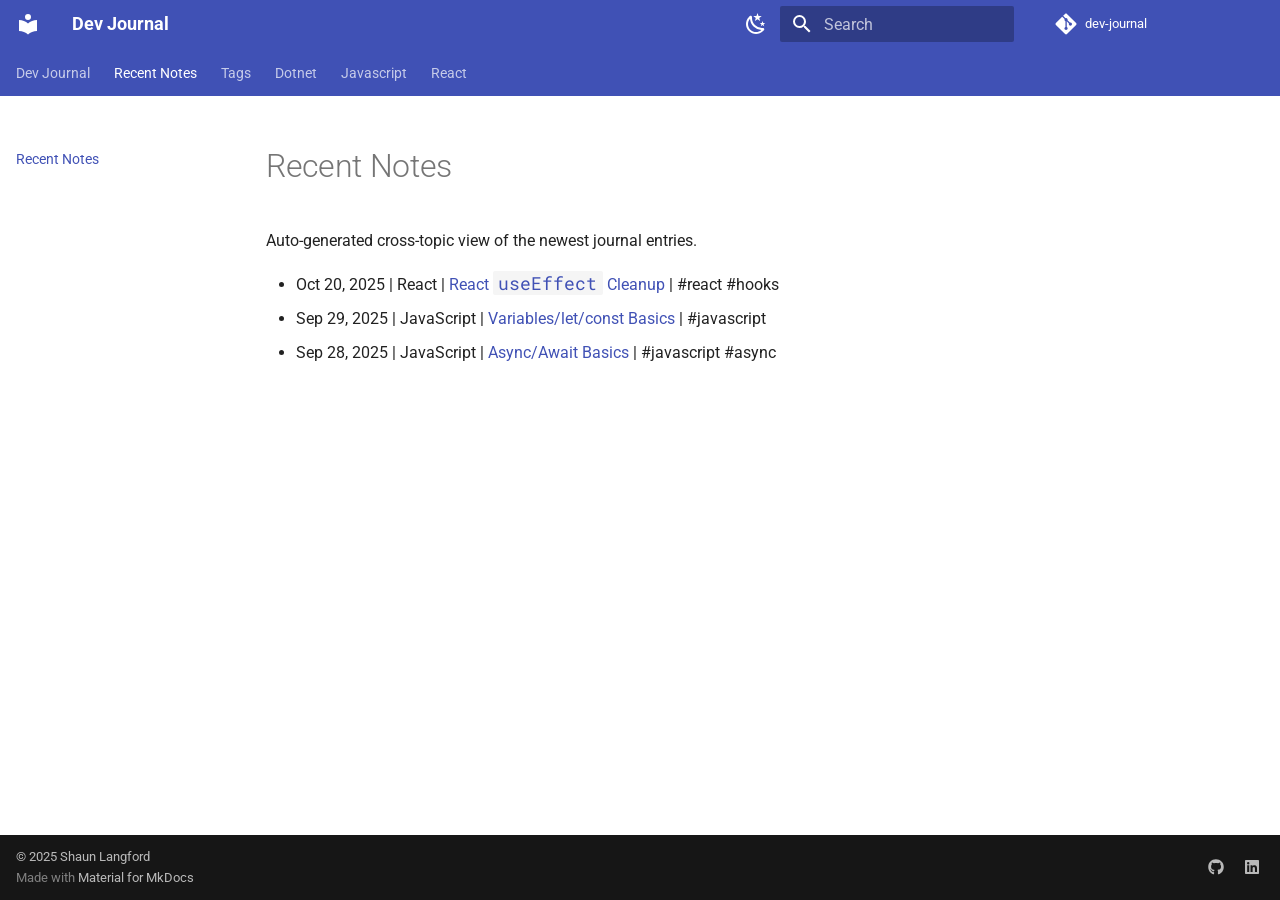
<file: recent-notes/index.html>
<!doctype html>
<html lang="en" class="no-js">
  <head>
    
      <meta charset="utf-8">
      <meta name="viewport" content="width=device-width,initial-scale=1">
      
      
      
        <link rel="canonical" href="https://slangford06.github.io/dev-journal/recent-notes/">
      
      
        <link rel="prev" href="..">
      
      
        <link rel="next" href="../tags/">
      
      
        
      
      
      <link rel="icon" href="../assets/images/favicon.png">
      <meta name="generator" content="mkdocs-1.6.1, mkdocs-material-9.7.6">
    
    
      
        <title>Recent Notes - Dev Journal</title>
      
    
    
      <link rel="stylesheet" href="../assets/stylesheets/main.484c7ddc.min.css">
      
        
        <link rel="stylesheet" href="../assets/stylesheets/palette.ab4e12ef.min.css">
      
      


    
    
      
    
    
      
        
        
        <link rel="preconnect" href="https://fonts.gstatic.com" crossorigin>
        <link rel="stylesheet" href="https://fonts.googleapis.com/css?family=Roboto:300,300i,400,400i,700,700i%7CRoboto+Mono:400,400i,700,700i&display=fallback">
        <style>:root{--md-text-font:"Roboto";--md-code-font:"Roboto Mono"}</style>
      
    
    
      <link rel="stylesheet" href="../assets/styles/extra.css">
    
    <script>__md_scope=new URL("..",location),__md_hash=e=>[...e].reduce(((e,_)=>(e<<5)-e+_.charCodeAt(0)),0),__md_get=(e,_=localStorage,t=__md_scope)=>JSON.parse(_.getItem(t.pathname+"."+e)),__md_set=(e,_,t=localStorage,a=__md_scope)=>{try{t.setItem(a.pathname+"."+e,JSON.stringify(_))}catch(e){}}</script>
    
      

    
    
  </head>
  
  
    
    
      
    
    
    
    
    <body dir="ltr" data-md-color-scheme="default" data-md-color-primary="indigo" data-md-color-accent="indigo">
  
    
    <input class="md-toggle" data-md-toggle="drawer" type="checkbox" id="__drawer" autocomplete="off">
    <input class="md-toggle" data-md-toggle="search" type="checkbox" id="__search" autocomplete="off">
    <label class="md-overlay" for="__drawer"></label>
    <div data-md-component="skip">
      
        
        <a href="#recent-notes" class="md-skip">
          Skip to content
        </a>
      
    </div>
    <div data-md-component="announce">
      
    </div>
    
    
      

<header class="md-header" data-md-component="header">
  <nav class="md-header__inner md-grid" aria-label="Header">
    <a href=".." title="Dev Journal" class="md-header__button md-logo" aria-label="Dev Journal" data-md-component="logo">
      
  
  <svg xmlns="http://www.w3.org/2000/svg" viewBox="0 0 24 24"><path d="M12 8a3 3 0 0 0 3-3 3 3 0 0 0-3-3 3 3 0 0 0-3 3 3 3 0 0 0 3 3m0 3.54C9.64 9.35 6.5 8 3 8v11c3.5 0 6.64 1.35 9 3.54 2.36-2.19 5.5-3.54 9-3.54V8c-3.5 0-6.64 1.35-9 3.54"/></svg>

    </a>
    <label class="md-header__button md-icon" for="__drawer">
      
      <svg xmlns="http://www.w3.org/2000/svg" viewBox="0 0 24 24"><path d="M3 6h18v2H3zm0 5h18v2H3zm0 5h18v2H3z"/></svg>
    </label>
    <div class="md-header__title" data-md-component="header-title">
      <div class="md-header__ellipsis">
        <div class="md-header__topic">
          <span class="md-ellipsis">
            Dev Journal
          </span>
        </div>
        <div class="md-header__topic" data-md-component="header-topic">
          <span class="md-ellipsis">
            
              Recent Notes
            
          </span>
        </div>
      </div>
    </div>
    
      
        <form class="md-header__option" data-md-component="palette">
  
    
    
    
    <input class="md-option" data-md-color-media="" data-md-color-scheme="default" data-md-color-primary="indigo" data-md-color-accent="indigo"  aria-label="Switch to dark mode"  type="radio" name="__palette" id="__palette_0">
    
      <label class="md-header__button md-icon" title="Switch to dark mode" for="__palette_1" hidden>
        <svg xmlns="http://www.w3.org/2000/svg" viewBox="0 0 24 24"><path d="m17.75 4.09-2.53 1.94.91 3.06-2.63-1.81-2.63 1.81.91-3.06-2.53-1.94L12.44 4l1.06-3 1.06 3zm3.5 6.91-1.64 1.25.59 1.98-1.7-1.17-1.7 1.17.59-1.98L15.75 11l2.06-.05L18.5 9l.69 1.95zm-2.28 4.95c.83-.08 1.72 1.1 1.19 1.85-.32.45-.66.87-1.08 1.27C15.17 23 8.84 23 4.94 19.07c-3.91-3.9-3.91-10.24 0-14.14.4-.4.82-.76 1.27-1.08.75-.53 1.93.36 1.85 1.19-.27 2.86.69 5.83 2.89 8.02a9.96 9.96 0 0 0 8.02 2.89m-1.64 2.02a12.08 12.08 0 0 1-7.8-3.47c-2.17-2.19-3.33-5-3.49-7.82-2.81 3.14-2.7 7.96.31 10.98 3.02 3.01 7.84 3.12 10.98.31"/></svg>
      </label>
    
  
    
    
    
    <input class="md-option" data-md-color-media="" data-md-color-scheme="slate" data-md-color-primary="indigo" data-md-color-accent="indigo"  aria-label="Switch to light mode"  type="radio" name="__palette" id="__palette_1">
    
      <label class="md-header__button md-icon" title="Switch to light mode" for="__palette_0" hidden>
        <svg xmlns="http://www.w3.org/2000/svg" viewBox="0 0 24 24"><path d="M12 7a5 5 0 0 1 5 5 5 5 0 0 1-5 5 5 5 0 0 1-5-5 5 5 0 0 1 5-5m0 2a3 3 0 0 0-3 3 3 3 0 0 0 3 3 3 3 0 0 0 3-3 3 3 0 0 0-3-3m0-7 2.39 3.42C13.65 5.15 12.84 5 12 5s-1.65.15-2.39.42zM3.34 7l4.16-.35A7.2 7.2 0 0 0 5.94 8.5c-.44.74-.69 1.5-.83 2.29zm.02 10 1.76-3.77a7.131 7.131 0 0 0 2.38 4.14zM20.65 7l-1.77 3.79a7.02 7.02 0 0 0-2.38-4.15zm-.01 10-4.14.36c.59-.51 1.12-1.14 1.54-1.86.42-.73.69-1.5.83-2.29zM12 22l-2.41-3.44c.74.27 1.55.44 2.41.44.82 0 1.63-.17 2.37-.44z"/></svg>
      </label>
    
  
</form>
      
    
    
      <script>var palette=__md_get("__palette");if(palette&&palette.color){if("(prefers-color-scheme)"===palette.color.media){var media=matchMedia("(prefers-color-scheme: light)"),input=document.querySelector(media.matches?"[data-md-color-media='(prefers-color-scheme: light)']":"[data-md-color-media='(prefers-color-scheme: dark)']");palette.color.media=input.getAttribute("data-md-color-media"),palette.color.scheme=input.getAttribute("data-md-color-scheme"),palette.color.primary=input.getAttribute("data-md-color-primary"),palette.color.accent=input.getAttribute("data-md-color-accent")}for(var[key,value]of Object.entries(palette.color))document.body.setAttribute("data-md-color-"+key,value)}</script>
    
    
    
      
      
        <label class="md-header__button md-icon" for="__search">
          
          <svg xmlns="http://www.w3.org/2000/svg" viewBox="0 0 24 24"><path d="M9.5 3A6.5 6.5 0 0 1 16 9.5c0 1.61-.59 3.09-1.56 4.23l.27.27h.79l5 5-1.5 1.5-5-5v-.79l-.27-.27A6.52 6.52 0 0 1 9.5 16 6.5 6.5 0 0 1 3 9.5 6.5 6.5 0 0 1 9.5 3m0 2C7 5 5 7 5 9.5S7 14 9.5 14 14 12 14 9.5 12 5 9.5 5"/></svg>
        </label>
        <div class="md-search" data-md-component="search" role="dialog">
  <label class="md-search__overlay" for="__search"></label>
  <div class="md-search__inner" role="search">
    <form class="md-search__form" name="search">
      <input type="text" class="md-search__input" name="query" aria-label="Search" placeholder="Search" autocapitalize="off" autocorrect="off" autocomplete="off" spellcheck="false" data-md-component="search-query" required>
      <label class="md-search__icon md-icon" for="__search">
        
        <svg xmlns="http://www.w3.org/2000/svg" viewBox="0 0 24 24"><path d="M9.5 3A6.5 6.5 0 0 1 16 9.5c0 1.61-.59 3.09-1.56 4.23l.27.27h.79l5 5-1.5 1.5-5-5v-.79l-.27-.27A6.52 6.52 0 0 1 9.5 16 6.5 6.5 0 0 1 3 9.5 6.5 6.5 0 0 1 9.5 3m0 2C7 5 5 7 5 9.5S7 14 9.5 14 14 12 14 9.5 12 5 9.5 5"/></svg>
        
        <svg xmlns="http://www.w3.org/2000/svg" viewBox="0 0 24 24"><path d="M20 11v2H8l5.5 5.5-1.42 1.42L4.16 12l7.92-7.92L13.5 5.5 8 11z"/></svg>
      </label>
      <nav class="md-search__options" aria-label="Search">
        
        <button type="reset" class="md-search__icon md-icon" title="Clear" aria-label="Clear" tabindex="-1">
          
          <svg xmlns="http://www.w3.org/2000/svg" viewBox="0 0 24 24"><path d="M19 6.41 17.59 5 12 10.59 6.41 5 5 6.41 10.59 12 5 17.59 6.41 19 12 13.41 17.59 19 19 17.59 13.41 12z"/></svg>
        </button>
      </nav>
      
        <div class="md-search__suggest" data-md-component="search-suggest"></div>
      
    </form>
    <div class="md-search__output">
      <div class="md-search__scrollwrap" tabindex="0" data-md-scrollfix>
        <div class="md-search-result" data-md-component="search-result">
          <div class="md-search-result__meta">
            Initializing search
          </div>
          <ol class="md-search-result__list" role="presentation"></ol>
        </div>
      </div>
    </div>
  </div>
</div>
      
    
    
      <div class="md-header__source">
        <a href="https://github.com/slangford06/dev-journal" title="Go to repository" class="md-source" data-md-component="source">
  <div class="md-source__icon md-icon">
    
    <svg xmlns="http://www.w3.org/2000/svg" viewBox="0 0 448 512"><!--! Font Awesome Free 7.1.0 by @fontawesome - https://fontawesome.com License - https://fontawesome.com/license/free (Icons: CC BY 4.0, Fonts: SIL OFL 1.1, Code: MIT License) Copyright 2025 Fonticons, Inc.--><path d="M439.6 236.1 244 40.5c-5.4-5.5-12.8-8.5-20.4-8.5s-15 3-20.4 8.4L162.5 81l51.5 51.5c27.1-9.1 52.7 16.8 43.4 43.7l49.7 49.7c34.2-11.8 61.2 31 35.5 56.7-26.5 26.5-70.2-2.9-56-37.3L240.3 199v121.9c25.3 12.5 22.3 41.8 9.1 55-6.4 6.4-15.2 10.1-24.3 10.1s-17.8-3.6-24.3-10.1c-17.6-17.6-11.1-46.9 11.2-56v-123c-20.8-8.5-24.6-30.7-18.6-45L142.6 101 8.5 235.1C3 240.6 0 247.9 0 255.5s3 15 8.5 20.4l195.6 195.7c5.4 5.4 12.7 8.4 20.4 8.4s15-3 20.4-8.4l194.7-194.7c5.4-5.4 8.4-12.8 8.4-20.4s-3-15-8.4-20.4"/></svg>
  </div>
  <div class="md-source__repository">
    dev-journal
  </div>
</a>
      </div>
    
  </nav>
  
</header>
    
    <div class="md-container" data-md-component="container">
      
      
        
          
            
<nav class="md-tabs" aria-label="Tabs" data-md-component="tabs">
  <div class="md-grid">
    <ul class="md-tabs__list">
      
        
  
  
  
  
    <li class="md-tabs__item">
      <a href=".." class="md-tabs__link">
        
  
  
    
  
  Dev Journal

      </a>
    </li>
  

      
        
  
  
  
    
  
  
    <li class="md-tabs__item md-tabs__item--active">
      <a href="./" class="md-tabs__link">
        
  
  
    
  
  Recent Notes

      </a>
    </li>
  

      
        
  
  
  
  
    <li class="md-tabs__item">
      <a href="../tags/" class="md-tabs__link">
        
  
  
    
  
  Tags

      </a>
    </li>
  

      
        
  
  
  
  
    
    
      <li class="md-tabs__item">
        <a href="../dotnet/" class="md-tabs__link">
          
  
  
  Dotnet

        </a>
      </li>
    
  

      
        
  
  
  
  
    
    
      <li class="md-tabs__item">
        <a href="../javascript/" class="md-tabs__link">
          
  
  
  Javascript

        </a>
      </li>
    
  

      
        
  
  
  
  
    
    
      <li class="md-tabs__item">
        <a href="../react/" class="md-tabs__link">
          
  
  
  React

        </a>
      </li>
    
  

      
    </ul>
  </div>
</nav>
          
        
      
      <main class="md-main" data-md-component="main">
        <div class="md-main__inner md-grid">
          
            
              
              <div class="md-sidebar md-sidebar--primary" data-md-component="sidebar" data-md-type="navigation" >
                <div class="md-sidebar__scrollwrap">
                  <div class="md-sidebar__inner">
                    


  


<nav class="md-nav md-nav--primary md-nav--lifted" aria-label="Navigation" data-md-level="0">
  <label class="md-nav__title" for="__drawer">
    <a href=".." title="Dev Journal" class="md-nav__button md-logo" aria-label="Dev Journal" data-md-component="logo">
      
  
  <svg xmlns="http://www.w3.org/2000/svg" viewBox="0 0 24 24"><path d="M12 8a3 3 0 0 0 3-3 3 3 0 0 0-3-3 3 3 0 0 0-3 3 3 3 0 0 0 3 3m0 3.54C9.64 9.35 6.5 8 3 8v11c3.5 0 6.64 1.35 9 3.54 2.36-2.19 5.5-3.54 9-3.54V8c-3.5 0-6.64 1.35-9 3.54"/></svg>

    </a>
    Dev Journal
  </label>
  
    <div class="md-nav__source">
      <a href="https://github.com/slangford06/dev-journal" title="Go to repository" class="md-source" data-md-component="source">
  <div class="md-source__icon md-icon">
    
    <svg xmlns="http://www.w3.org/2000/svg" viewBox="0 0 448 512"><!--! Font Awesome Free 7.1.0 by @fontawesome - https://fontawesome.com License - https://fontawesome.com/license/free (Icons: CC BY 4.0, Fonts: SIL OFL 1.1, Code: MIT License) Copyright 2025 Fonticons, Inc.--><path d="M439.6 236.1 244 40.5c-5.4-5.5-12.8-8.5-20.4-8.5s-15 3-20.4 8.4L162.5 81l51.5 51.5c27.1-9.1 52.7 16.8 43.4 43.7l49.7 49.7c34.2-11.8 61.2 31 35.5 56.7-26.5 26.5-70.2-2.9-56-37.3L240.3 199v121.9c25.3 12.5 22.3 41.8 9.1 55-6.4 6.4-15.2 10.1-24.3 10.1s-17.8-3.6-24.3-10.1c-17.6-17.6-11.1-46.9 11.2-56v-123c-20.8-8.5-24.6-30.7-18.6-45L142.6 101 8.5 235.1C3 240.6 0 247.9 0 255.5s3 15 8.5 20.4l195.6 195.7c5.4 5.4 12.7 8.4 20.4 8.4s15-3 20.4-8.4l194.7-194.7c5.4-5.4 8.4-12.8 8.4-20.4s-3-15-8.4-20.4"/></svg>
  </div>
  <div class="md-source__repository">
    dev-journal
  </div>
</a>
    </div>
  
  <ul class="md-nav__list" data-md-scrollfix>
    
      
      
  
  
  
  
    <li class="md-nav__item">
      <a href=".." class="md-nav__link">
        
  
  
  <span class="md-ellipsis">
    
  
    Dev Journal
  

    
  </span>
  
  

      </a>
    </li>
  

    
      
      
  
  
    
  
  
  
    <li class="md-nav__item md-nav__item--active">
      
      <input class="md-nav__toggle md-toggle" type="checkbox" id="__toc">
      
      
        
      
      
      <a href="./" class="md-nav__link md-nav__link--active">
        
  
  
  <span class="md-ellipsis">
    
  
    Recent Notes
  

    
  </span>
  
  

      </a>
      
    </li>
  

    
      
      
  
  
  
  
    <li class="md-nav__item">
      <a href="../tags/" class="md-nav__link">
        
  
  
  <span class="md-ellipsis">
    
  
    Tags
  

    
  </span>
  
  

      </a>
    </li>
  

    
      
      
  
  
  
  
    
    
    
    
      
      
        
      
    
    
    <li class="md-nav__item md-nav__item--nested">
      
        
        
          
        
        <input class="md-nav__toggle md-toggle md-toggle--indeterminate" type="checkbox" id="__nav_4" >
        
          
          <label class="md-nav__link" for="__nav_4" id="__nav_4_label" tabindex="0">
            
  
  
  <span class="md-ellipsis">
    
  
    Dotnet
  

    
  </span>
  
  

            <span class="md-nav__icon md-icon"></span>
          </label>
        
        <nav class="md-nav" data-md-level="1" aria-labelledby="__nav_4_label" aria-expanded="false">
          <label class="md-nav__title" for="__nav_4">
            <span class="md-nav__icon md-icon"></span>
            
  
    Dotnet
  

          </label>
          <ul class="md-nav__list" data-md-scrollfix>
            
              
                
  
  
  
  
    <li class="md-nav__item">
      <a href="../dotnet/" class="md-nav__link">
        
  
  
  <span class="md-ellipsis">
    
  
    .NET Notes
  

    
  </span>
  
  

      </a>
    </li>
  

              
            
              
                
  
  
  
  
    <li class="md-nav__item">
      <a href="../dotnet/note-index/" class="md-nav__link">
        
  
  
  <span class="md-ellipsis">
    
  
    .NET Note Index
  

    
  </span>
  
  

      </a>
    </li>
  

              
            
          </ul>
        </nav>
      
    </li>
  

    
      
      
  
  
  
  
    
    
    
    
      
      
        
      
    
    
    <li class="md-nav__item md-nav__item--nested">
      
        
        
          
        
        <input class="md-nav__toggle md-toggle md-toggle--indeterminate" type="checkbox" id="__nav_5" >
        
          
          <label class="md-nav__link" for="__nav_5" id="__nav_5_label" tabindex="0">
            
  
  
  <span class="md-ellipsis">
    
  
    Javascript
  

    
  </span>
  
  

            <span class="md-nav__icon md-icon"></span>
          </label>
        
        <nav class="md-nav" data-md-level="1" aria-labelledby="__nav_5_label" aria-expanded="false">
          <label class="md-nav__title" for="__nav_5">
            <span class="md-nav__icon md-icon"></span>
            
  
    Javascript
  

          </label>
          <ul class="md-nav__list" data-md-scrollfix>
            
              
                
  
  
  
  
    <li class="md-nav__item">
      <a href="../javascript/" class="md-nav__link">
        
  
  
  <span class="md-ellipsis">
    
  
    JavaScript Notes
  

    
  </span>
  
  

      </a>
    </li>
  

              
            
              
                
  
  
  
  
    <li class="md-nav__item">
      <a href="../javascript/2025-09-28_async-await/" class="md-nav__link">
        
  
  
  <span class="md-ellipsis">
    
  
    Async/Await Basics
  

    
  </span>
  
  

      </a>
    </li>
  

              
            
              
                
  
  
  
  
    <li class="md-nav__item">
      <a href="../javascript/2025-09-29_Variables/" class="md-nav__link">
        
  
  
  <span class="md-ellipsis">
    
  
    Variables/let/const Basics
  

    
  </span>
  
  

      </a>
    </li>
  

              
            
              
                
  
  
  
  
    <li class="md-nav__item">
      <a href="../javascript/note-index/" class="md-nav__link">
        
  
  
  <span class="md-ellipsis">
    
  
    JavaScript Note Index
  

    
  </span>
  
  

      </a>
    </li>
  

              
            
          </ul>
        </nav>
      
    </li>
  

    
      
      
  
  
  
  
    
    
    
    
      
      
        
      
    
    
    <li class="md-nav__item md-nav__item--nested">
      
        
        
          
        
        <input class="md-nav__toggle md-toggle md-toggle--indeterminate" type="checkbox" id="__nav_6" >
        
          
          <label class="md-nav__link" for="__nav_6" id="__nav_6_label" tabindex="0">
            
  
  
  <span class="md-ellipsis">
    
  
    React
  

    
  </span>
  
  

            <span class="md-nav__icon md-icon"></span>
          </label>
        
        <nav class="md-nav" data-md-level="1" aria-labelledby="__nav_6_label" aria-expanded="false">
          <label class="md-nav__title" for="__nav_6">
            <span class="md-nav__icon md-icon"></span>
            
  
    React
  

          </label>
          <ul class="md-nav__list" data-md-scrollfix>
            
              
                
  
  
  
  
    <li class="md-nav__item">
      <a href="../react/" class="md-nav__link">
        
  
  
  <span class="md-ellipsis">
    
  
    React Notes
  

    
  </span>
  
  

      </a>
    </li>
  

              
            
              
                
  
  
  
  
    <li class="md-nav__item">
      <a href="../react/2025-10-20_useEffect-cleanup/" class="md-nav__link">
        
  
  
  <span class="md-ellipsis">
    
  
    React useEffect Cleanup
  

    
  </span>
  
  

      </a>
    </li>
  

              
            
              
                
  
  
  
  
    <li class="md-nav__item">
      <a href="../react/note-index/" class="md-nav__link">
        
  
  
  <span class="md-ellipsis">
    
  
    React Note Index
  

    
  </span>
  
  

      </a>
    </li>
  

              
            
          </ul>
        </nav>
      
    </li>
  

    
  </ul>
</nav>
                  </div>
                </div>
              </div>
            
            
              
              <div class="md-sidebar md-sidebar--secondary" data-md-component="sidebar" data-md-type="toc" >
                <div class="md-sidebar__scrollwrap">
                  <div class="md-sidebar__inner">
                    

<nav class="md-nav md-nav--secondary" aria-label="Table of contents">
  
  
  
    
  
  
</nav>
                  </div>
                </div>
              </div>
            
          
          
            <div class="md-content" data-md-component="content">
              
              <article class="md-content__inner md-typeset">
                
                  


  
  


<h1 id="recent-notes">Recent Notes<a class="headerlink" href="#recent-notes" title="Permanent link">&para;</a></h1>
<p>Auto-generated cross-topic view of the newest journal entries.</p>
<ul>
<li>Oct 20, 2025 | React | <a href="../react/2025-10-20_useEffect-cleanup/">React <code>useEffect</code> Cleanup</a> | #react #hooks</li>
<li>Sep 29, 2025 | JavaScript | <a href="../javascript/2025-09-29_Variables/">Variables/let/const Basics</a> | #javascript</li>
<li>Sep 28, 2025 | JavaScript | <a href="../javascript/2025-09-28_async-await/">Async/Await Basics</a> | #javascript #async</li>
</ul>












                
              </article>
            </div>
          
          
  <script>var tabs=__md_get("__tabs");if(Array.isArray(tabs))e:for(var set of document.querySelectorAll(".tabbed-set")){var labels=set.querySelector(".tabbed-labels");for(var tab of tabs)for(var label of labels.getElementsByTagName("label"))if(label.innerText.trim()===tab){var input=document.getElementById(label.htmlFor);input.checked=!0;continue e}}</script>

<script>var target=document.getElementById(location.hash.slice(1));target&&target.name&&(target.checked=target.name.startsWith("__tabbed_"))</script>
        </div>
        
          <button type="button" class="md-top md-icon" data-md-component="top" hidden>
  
  <svg xmlns="http://www.w3.org/2000/svg" viewBox="0 0 24 24"><path d="M13 20h-2V8l-5.5 5.5-1.42-1.42L12 4.16l7.92 7.92-1.42 1.42L13 8z"/></svg>
  Back to top
</button>
        
      </main>
      
        <footer class="md-footer">
  
  <div class="md-footer-meta md-typeset">
    <div class="md-footer-meta__inner md-grid">
      <div class="md-copyright">
  
    <div class="md-copyright__highlight">
      © 2025 Shaun Langford
    </div>
  
  
    Made with
    <a href="https://squidfunk.github.io/mkdocs-material/" target="_blank" rel="noopener">
      Material for MkDocs
    </a>
  
</div>
      
        
<div class="md-social">
  
    
    
    
    
    <a href="https://github.com/slangford06" target="_blank" rel="noopener" title="GitHub" class="md-social__link">
      <svg xmlns="http://www.w3.org/2000/svg" viewBox="0 0 512 512"><!--! Font Awesome Free 7.1.0 by @fontawesome - https://fontawesome.com License - https://fontawesome.com/license/free (Icons: CC BY 4.0, Fonts: SIL OFL 1.1, Code: MIT License) Copyright 2025 Fonticons, Inc.--><path d="M173.9 397.4c0 2-2.3 3.6-5.2 3.6-3.3.3-5.6-1.3-5.6-3.6 0-2 2.3-3.6 5.2-3.6 3-.3 5.6 1.3 5.6 3.6m-31.1-4.5c-.7 2 1.3 4.3 4.3 4.9 2.6 1 5.6 0 6.2-2s-1.3-4.3-4.3-5.2c-2.6-.7-5.5.3-6.2 2.3m44.2-1.7c-2.9.7-4.9 2.6-4.6 4.9.3 2 2.9 3.3 5.9 2.6 2.9-.7 4.9-2.6 4.6-4.6-.3-1.9-3-3.2-5.9-2.9M252.8 8C114.1 8 8 113.3 8 252c0 110.9 69.8 205.8 169.5 239.2 12.8 2.3 17.3-5.6 17.3-12.1 0-6.2-.3-40.4-.3-61.4 0 0-70 15-84.7-29.8 0 0-11.4-29.1-27.8-36.6 0 0-22.9-15.7 1.6-15.4 0 0 24.9 2 38.6 25.8 21.9 38.6 58.6 27.5 72.9 20.9 2.3-16 8.8-27.1 16-33.7-55.9-6.2-112.3-14.3-112.3-110.5 0-27.5 7.6-41.3 23.6-58.9-2.6-6.5-11.1-33.3 2.6-67.9 20.9-6.5 69 27 69 27 20-5.6 41.5-8.5 62.8-8.5s42.8 2.9 62.8 8.5c0 0 48.1-33.6 69-27 13.7 34.7 5.2 61.4 2.6 67.9 16 17.7 25.8 31.5 25.8 58.9 0 96.5-58.9 104.2-114.8 110.5 9.2 7.9 17 22.9 17 46.4 0 33.7-.3 75.4-.3 83.6 0 6.5 4.6 14.4 17.3 12.1C436.2 457.8 504 362.9 504 252 504 113.3 391.5 8 252.8 8M105.2 352.9c-1.3 1-1 3.3.7 5.2 1.6 1.6 3.9 2.3 5.2 1 1.3-1 1-3.3-.7-5.2-1.6-1.6-3.9-2.3-5.2-1m-10.8-8.1c-.7 1.3.3 2.9 2.3 3.9 1.6 1 3.6.7 4.3-.7.7-1.3-.3-2.9-2.3-3.9-2-.6-3.6-.3-4.3.7m32.4 35.6c-1.6 1.3-1 4.3 1.3 6.2 2.3 2.3 5.2 2.6 6.5 1 1.3-1.3.7-4.3-1.3-6.2-2.2-2.3-5.2-2.6-6.5-1m-11.4-14.7c-1.6 1-1.6 3.6 0 5.9s4.3 3.3 5.6 2.3c1.6-1.3 1.6-3.9 0-6.2-1.4-2.3-4-3.3-5.6-2"/></svg>
    </a>
  
    
    
    
    
    <a href="https://www.linkedin.com/in/slangford06/" target="_blank" rel="noopener" title="LinkedIn" class="md-social__link">
      <svg xmlns="http://www.w3.org/2000/svg" viewBox="0 0 448 512"><!--! Font Awesome Free 7.1.0 by @fontawesome - https://fontawesome.com License - https://fontawesome.com/license/free (Icons: CC BY 4.0, Fonts: SIL OFL 1.1, Code: MIT License) Copyright 2025 Fonticons, Inc.--><path d="M416 32H31.9C14.3 32 0 46.5 0 64.3v383.4C0 465.5 14.3 480 31.9 480H416c17.6 0 32-14.5 32-32.3V64.3c0-17.8-14.4-32.3-32-32.3M135.4 416H69V202.2h66.5V416zM102.2 96a38.5 38.5 0 1 1 0 77 38.5 38.5 0 1 1 0-77m282.1 320h-66.4V312c0-24.8-.5-56.7-34.5-56.7-34.6 0-39.9 27-39.9 54.9V416h-66.4V202.2h63.7v29.2h.9c8.9-16.8 30.6-34.5 62.9-34.5 67.2 0 79.7 44.3 79.7 101.9z"/></svg>
    </a>
  
</div>
      
    </div>
  </div>
</footer>
      
    </div>
    <div class="md-dialog" data-md-component="dialog">
      <div class="md-dialog__inner md-typeset"></div>
    </div>
    
    
    
      
      
      <script id="__config" type="application/json">{"annotate": null, "base": "..", "features": ["navigation.instant", "navigation.tracking", "navigation.sections", "navigation.expand", "navigation.tabs", "navigation.top", "search.suggest", "search.highlight", "content.code.copy", "content.tabs.link", "header.autohide"], "search": "../assets/javascripts/workers/search.2c215733.min.js", "tags": null, "translations": {"clipboard.copied": "Copied to clipboard", "clipboard.copy": "Copy to clipboard", "search.result.more.one": "1 more on this page", "search.result.more.other": "# more on this page", "search.result.none": "No matching documents", "search.result.one": "1 matching document", "search.result.other": "# matching documents", "search.result.placeholder": "Type to start searching", "search.result.term.missing": "Missing", "select.version": "Select version"}, "version": null}</script>
    
    
      <script src="../assets/javascripts/bundle.79ae519e.min.js"></script>
      
        <script src="../assets/javascripts/new-entry.js"></script>
      
    
  </body>
</html>
</file>
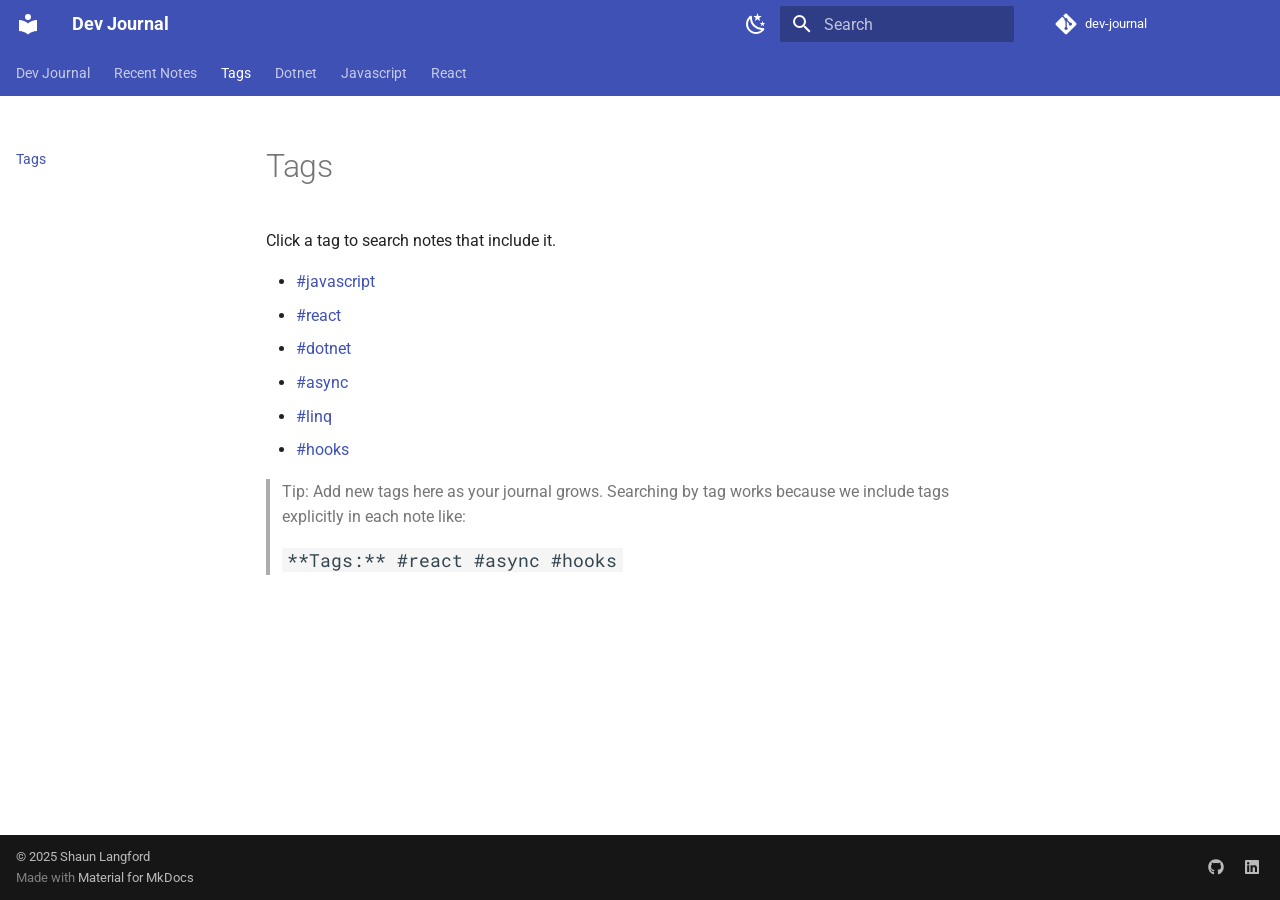
<file: tags/index.html>
<!doctype html>
<html lang="en" class="no-js">
  <head>
    
      <meta charset="utf-8">
      <meta name="viewport" content="width=device-width,initial-scale=1">
      
      
      
        <link rel="canonical" href="https://slangford06.github.io/dev-journal/tags/">
      
      
        <link rel="prev" href="../recent-notes/">
      
      
        <link rel="next" href="../dotnet/">
      
      
        
      
      
      <link rel="icon" href="../assets/images/favicon.png">
      <meta name="generator" content="mkdocs-1.6.1, mkdocs-material-9.7.6">
    
    
      
        <title>Tags - Dev Journal</title>
      
    
    
      <link rel="stylesheet" href="../assets/stylesheets/main.484c7ddc.min.css">
      
        
        <link rel="stylesheet" href="../assets/stylesheets/palette.ab4e12ef.min.css">
      
      


    
    
      
    
    
      
        
        
        <link rel="preconnect" href="https://fonts.gstatic.com" crossorigin>
        <link rel="stylesheet" href="https://fonts.googleapis.com/css?family=Roboto:300,300i,400,400i,700,700i%7CRoboto+Mono:400,400i,700,700i&display=fallback">
        <style>:root{--md-text-font:"Roboto";--md-code-font:"Roboto Mono"}</style>
      
    
    
      <link rel="stylesheet" href="../assets/styles/extra.css">
    
    <script>__md_scope=new URL("..",location),__md_hash=e=>[...e].reduce(((e,_)=>(e<<5)-e+_.charCodeAt(0)),0),__md_get=(e,_=localStorage,t=__md_scope)=>JSON.parse(_.getItem(t.pathname+"."+e)),__md_set=(e,_,t=localStorage,a=__md_scope)=>{try{t.setItem(a.pathname+"."+e,JSON.stringify(_))}catch(e){}}</script>
    
      

    
    
  </head>
  
  
    
    
      
    
    
    
    
    <body dir="ltr" data-md-color-scheme="default" data-md-color-primary="indigo" data-md-color-accent="indigo">
  
    
    <input class="md-toggle" data-md-toggle="drawer" type="checkbox" id="__drawer" autocomplete="off">
    <input class="md-toggle" data-md-toggle="search" type="checkbox" id="__search" autocomplete="off">
    <label class="md-overlay" for="__drawer"></label>
    <div data-md-component="skip">
      
        
        <a href="#tags" class="md-skip">
          Skip to content
        </a>
      
    </div>
    <div data-md-component="announce">
      
    </div>
    
    
      

<header class="md-header" data-md-component="header">
  <nav class="md-header__inner md-grid" aria-label="Header">
    <a href=".." title="Dev Journal" class="md-header__button md-logo" aria-label="Dev Journal" data-md-component="logo">
      
  
  <svg xmlns="http://www.w3.org/2000/svg" viewBox="0 0 24 24"><path d="M12 8a3 3 0 0 0 3-3 3 3 0 0 0-3-3 3 3 0 0 0-3 3 3 3 0 0 0 3 3m0 3.54C9.64 9.35 6.5 8 3 8v11c3.5 0 6.64 1.35 9 3.54 2.36-2.19 5.5-3.54 9-3.54V8c-3.5 0-6.64 1.35-9 3.54"/></svg>

    </a>
    <label class="md-header__button md-icon" for="__drawer">
      
      <svg xmlns="http://www.w3.org/2000/svg" viewBox="0 0 24 24"><path d="M3 6h18v2H3zm0 5h18v2H3zm0 5h18v2H3z"/></svg>
    </label>
    <div class="md-header__title" data-md-component="header-title">
      <div class="md-header__ellipsis">
        <div class="md-header__topic">
          <span class="md-ellipsis">
            Dev Journal
          </span>
        </div>
        <div class="md-header__topic" data-md-component="header-topic">
          <span class="md-ellipsis">
            
              Tags
            
          </span>
        </div>
      </div>
    </div>
    
      
        <form class="md-header__option" data-md-component="palette">
  
    
    
    
    <input class="md-option" data-md-color-media="" data-md-color-scheme="default" data-md-color-primary="indigo" data-md-color-accent="indigo"  aria-label="Switch to dark mode"  type="radio" name="__palette" id="__palette_0">
    
      <label class="md-header__button md-icon" title="Switch to dark mode" for="__palette_1" hidden>
        <svg xmlns="http://www.w3.org/2000/svg" viewBox="0 0 24 24"><path d="m17.75 4.09-2.53 1.94.91 3.06-2.63-1.81-2.63 1.81.91-3.06-2.53-1.94L12.44 4l1.06-3 1.06 3zm3.5 6.91-1.64 1.25.59 1.98-1.7-1.17-1.7 1.17.59-1.98L15.75 11l2.06-.05L18.5 9l.69 1.95zm-2.28 4.95c.83-.08 1.72 1.1 1.19 1.85-.32.45-.66.87-1.08 1.27C15.17 23 8.84 23 4.94 19.07c-3.91-3.9-3.91-10.24 0-14.14.4-.4.82-.76 1.27-1.08.75-.53 1.93.36 1.85 1.19-.27 2.86.69 5.83 2.89 8.02a9.96 9.96 0 0 0 8.02 2.89m-1.64 2.02a12.08 12.08 0 0 1-7.8-3.47c-2.17-2.19-3.33-5-3.49-7.82-2.81 3.14-2.7 7.96.31 10.98 3.02 3.01 7.84 3.12 10.98.31"/></svg>
      </label>
    
  
    
    
    
    <input class="md-option" data-md-color-media="" data-md-color-scheme="slate" data-md-color-primary="indigo" data-md-color-accent="indigo"  aria-label="Switch to light mode"  type="radio" name="__palette" id="__palette_1">
    
      <label class="md-header__button md-icon" title="Switch to light mode" for="__palette_0" hidden>
        <svg xmlns="http://www.w3.org/2000/svg" viewBox="0 0 24 24"><path d="M12 7a5 5 0 0 1 5 5 5 5 0 0 1-5 5 5 5 0 0 1-5-5 5 5 0 0 1 5-5m0 2a3 3 0 0 0-3 3 3 3 0 0 0 3 3 3 3 0 0 0 3-3 3 3 0 0 0-3-3m0-7 2.39 3.42C13.65 5.15 12.84 5 12 5s-1.65.15-2.39.42zM3.34 7l4.16-.35A7.2 7.2 0 0 0 5.94 8.5c-.44.74-.69 1.5-.83 2.29zm.02 10 1.76-3.77a7.131 7.131 0 0 0 2.38 4.14zM20.65 7l-1.77 3.79a7.02 7.02 0 0 0-2.38-4.15zm-.01 10-4.14.36c.59-.51 1.12-1.14 1.54-1.86.42-.73.69-1.5.83-2.29zM12 22l-2.41-3.44c.74.27 1.55.44 2.41.44.82 0 1.63-.17 2.37-.44z"/></svg>
      </label>
    
  
</form>
      
    
    
      <script>var palette=__md_get("__palette");if(palette&&palette.color){if("(prefers-color-scheme)"===palette.color.media){var media=matchMedia("(prefers-color-scheme: light)"),input=document.querySelector(media.matches?"[data-md-color-media='(prefers-color-scheme: light)']":"[data-md-color-media='(prefers-color-scheme: dark)']");palette.color.media=input.getAttribute("data-md-color-media"),palette.color.scheme=input.getAttribute("data-md-color-scheme"),palette.color.primary=input.getAttribute("data-md-color-primary"),palette.color.accent=input.getAttribute("data-md-color-accent")}for(var[key,value]of Object.entries(palette.color))document.body.setAttribute("data-md-color-"+key,value)}</script>
    
    
    
      
      
        <label class="md-header__button md-icon" for="__search">
          
          <svg xmlns="http://www.w3.org/2000/svg" viewBox="0 0 24 24"><path d="M9.5 3A6.5 6.5 0 0 1 16 9.5c0 1.61-.59 3.09-1.56 4.23l.27.27h.79l5 5-1.5 1.5-5-5v-.79l-.27-.27A6.52 6.52 0 0 1 9.5 16 6.5 6.5 0 0 1 3 9.5 6.5 6.5 0 0 1 9.5 3m0 2C7 5 5 7 5 9.5S7 14 9.5 14 14 12 14 9.5 12 5 9.5 5"/></svg>
        </label>
        <div class="md-search" data-md-component="search" role="dialog">
  <label class="md-search__overlay" for="__search"></label>
  <div class="md-search__inner" role="search">
    <form class="md-search__form" name="search">
      <input type="text" class="md-search__input" name="query" aria-label="Search" placeholder="Search" autocapitalize="off" autocorrect="off" autocomplete="off" spellcheck="false" data-md-component="search-query" required>
      <label class="md-search__icon md-icon" for="__search">
        
        <svg xmlns="http://www.w3.org/2000/svg" viewBox="0 0 24 24"><path d="M9.5 3A6.5 6.5 0 0 1 16 9.5c0 1.61-.59 3.09-1.56 4.23l.27.27h.79l5 5-1.5 1.5-5-5v-.79l-.27-.27A6.52 6.52 0 0 1 9.5 16 6.5 6.5 0 0 1 3 9.5 6.5 6.5 0 0 1 9.5 3m0 2C7 5 5 7 5 9.5S7 14 9.5 14 14 12 14 9.5 12 5 9.5 5"/></svg>
        
        <svg xmlns="http://www.w3.org/2000/svg" viewBox="0 0 24 24"><path d="M20 11v2H8l5.5 5.5-1.42 1.42L4.16 12l7.92-7.92L13.5 5.5 8 11z"/></svg>
      </label>
      <nav class="md-search__options" aria-label="Search">
        
        <button type="reset" class="md-search__icon md-icon" title="Clear" aria-label="Clear" tabindex="-1">
          
          <svg xmlns="http://www.w3.org/2000/svg" viewBox="0 0 24 24"><path d="M19 6.41 17.59 5 12 10.59 6.41 5 5 6.41 10.59 12 5 17.59 6.41 19 12 13.41 17.59 19 19 17.59 13.41 12z"/></svg>
        </button>
      </nav>
      
        <div class="md-search__suggest" data-md-component="search-suggest"></div>
      
    </form>
    <div class="md-search__output">
      <div class="md-search__scrollwrap" tabindex="0" data-md-scrollfix>
        <div class="md-search-result" data-md-component="search-result">
          <div class="md-search-result__meta">
            Initializing search
          </div>
          <ol class="md-search-result__list" role="presentation"></ol>
        </div>
      </div>
    </div>
  </div>
</div>
      
    
    
      <div class="md-header__source">
        <a href="https://github.com/slangford06/dev-journal" title="Go to repository" class="md-source" data-md-component="source">
  <div class="md-source__icon md-icon">
    
    <svg xmlns="http://www.w3.org/2000/svg" viewBox="0 0 448 512"><!--! Font Awesome Free 7.1.0 by @fontawesome - https://fontawesome.com License - https://fontawesome.com/license/free (Icons: CC BY 4.0, Fonts: SIL OFL 1.1, Code: MIT License) Copyright 2025 Fonticons, Inc.--><path d="M439.6 236.1 244 40.5c-5.4-5.5-12.8-8.5-20.4-8.5s-15 3-20.4 8.4L162.5 81l51.5 51.5c27.1-9.1 52.7 16.8 43.4 43.7l49.7 49.7c34.2-11.8 61.2 31 35.5 56.7-26.5 26.5-70.2-2.9-56-37.3L240.3 199v121.9c25.3 12.5 22.3 41.8 9.1 55-6.4 6.4-15.2 10.1-24.3 10.1s-17.8-3.6-24.3-10.1c-17.6-17.6-11.1-46.9 11.2-56v-123c-20.8-8.5-24.6-30.7-18.6-45L142.6 101 8.5 235.1C3 240.6 0 247.9 0 255.5s3 15 8.5 20.4l195.6 195.7c5.4 5.4 12.7 8.4 20.4 8.4s15-3 20.4-8.4l194.7-194.7c5.4-5.4 8.4-12.8 8.4-20.4s-3-15-8.4-20.4"/></svg>
  </div>
  <div class="md-source__repository">
    dev-journal
  </div>
</a>
      </div>
    
  </nav>
  
</header>
    
    <div class="md-container" data-md-component="container">
      
      
        
          
            
<nav class="md-tabs" aria-label="Tabs" data-md-component="tabs">
  <div class="md-grid">
    <ul class="md-tabs__list">
      
        
  
  
  
  
    <li class="md-tabs__item">
      <a href=".." class="md-tabs__link">
        
  
  
    
  
  Dev Journal

      </a>
    </li>
  

      
        
  
  
  
  
    <li class="md-tabs__item">
      <a href="../recent-notes/" class="md-tabs__link">
        
  
  
    
  
  Recent Notes

      </a>
    </li>
  

      
        
  
  
  
    
  
  
    <li class="md-tabs__item md-tabs__item--active">
      <a href="./" class="md-tabs__link">
        
  
  
    
  
  Tags

      </a>
    </li>
  

      
        
  
  
  
  
    
    
      <li class="md-tabs__item">
        <a href="../dotnet/" class="md-tabs__link">
          
  
  
  Dotnet

        </a>
      </li>
    
  

      
        
  
  
  
  
    
    
      <li class="md-tabs__item">
        <a href="../javascript/" class="md-tabs__link">
          
  
  
  Javascript

        </a>
      </li>
    
  

      
        
  
  
  
  
    
    
      <li class="md-tabs__item">
        <a href="../react/" class="md-tabs__link">
          
  
  
  React

        </a>
      </li>
    
  

      
    </ul>
  </div>
</nav>
          
        
      
      <main class="md-main" data-md-component="main">
        <div class="md-main__inner md-grid">
          
            
              
              <div class="md-sidebar md-sidebar--primary" data-md-component="sidebar" data-md-type="navigation" >
                <div class="md-sidebar__scrollwrap">
                  <div class="md-sidebar__inner">
                    


  


<nav class="md-nav md-nav--primary md-nav--lifted" aria-label="Navigation" data-md-level="0">
  <label class="md-nav__title" for="__drawer">
    <a href=".." title="Dev Journal" class="md-nav__button md-logo" aria-label="Dev Journal" data-md-component="logo">
      
  
  <svg xmlns="http://www.w3.org/2000/svg" viewBox="0 0 24 24"><path d="M12 8a3 3 0 0 0 3-3 3 3 0 0 0-3-3 3 3 0 0 0-3 3 3 3 0 0 0 3 3m0 3.54C9.64 9.35 6.5 8 3 8v11c3.5 0 6.64 1.35 9 3.54 2.36-2.19 5.5-3.54 9-3.54V8c-3.5 0-6.64 1.35-9 3.54"/></svg>

    </a>
    Dev Journal
  </label>
  
    <div class="md-nav__source">
      <a href="https://github.com/slangford06/dev-journal" title="Go to repository" class="md-source" data-md-component="source">
  <div class="md-source__icon md-icon">
    
    <svg xmlns="http://www.w3.org/2000/svg" viewBox="0 0 448 512"><!--! Font Awesome Free 7.1.0 by @fontawesome - https://fontawesome.com License - https://fontawesome.com/license/free (Icons: CC BY 4.0, Fonts: SIL OFL 1.1, Code: MIT License) Copyright 2025 Fonticons, Inc.--><path d="M439.6 236.1 244 40.5c-5.4-5.5-12.8-8.5-20.4-8.5s-15 3-20.4 8.4L162.5 81l51.5 51.5c27.1-9.1 52.7 16.8 43.4 43.7l49.7 49.7c34.2-11.8 61.2 31 35.5 56.7-26.5 26.5-70.2-2.9-56-37.3L240.3 199v121.9c25.3 12.5 22.3 41.8 9.1 55-6.4 6.4-15.2 10.1-24.3 10.1s-17.8-3.6-24.3-10.1c-17.6-17.6-11.1-46.9 11.2-56v-123c-20.8-8.5-24.6-30.7-18.6-45L142.6 101 8.5 235.1C3 240.6 0 247.9 0 255.5s3 15 8.5 20.4l195.6 195.7c5.4 5.4 12.7 8.4 20.4 8.4s15-3 20.4-8.4l194.7-194.7c5.4-5.4 8.4-12.8 8.4-20.4s-3-15-8.4-20.4"/></svg>
  </div>
  <div class="md-source__repository">
    dev-journal
  </div>
</a>
    </div>
  
  <ul class="md-nav__list" data-md-scrollfix>
    
      
      
  
  
  
  
    <li class="md-nav__item">
      <a href=".." class="md-nav__link">
        
  
  
  <span class="md-ellipsis">
    
  
    Dev Journal
  

    
  </span>
  
  

      </a>
    </li>
  

    
      
      
  
  
  
  
    <li class="md-nav__item">
      <a href="../recent-notes/" class="md-nav__link">
        
  
  
  <span class="md-ellipsis">
    
  
    Recent Notes
  

    
  </span>
  
  

      </a>
    </li>
  

    
      
      
  
  
    
  
  
  
    <li class="md-nav__item md-nav__item--active">
      
      <input class="md-nav__toggle md-toggle" type="checkbox" id="__toc">
      
      
        
      
      
      <a href="./" class="md-nav__link md-nav__link--active">
        
  
  
  <span class="md-ellipsis">
    
  
    Tags
  

    
  </span>
  
  

      </a>
      
    </li>
  

    
      
      
  
  
  
  
    
    
    
    
      
      
        
      
    
    
    <li class="md-nav__item md-nav__item--nested">
      
        
        
          
        
        <input class="md-nav__toggle md-toggle md-toggle--indeterminate" type="checkbox" id="__nav_4" >
        
          
          <label class="md-nav__link" for="__nav_4" id="__nav_4_label" tabindex="0">
            
  
  
  <span class="md-ellipsis">
    
  
    Dotnet
  

    
  </span>
  
  

            <span class="md-nav__icon md-icon"></span>
          </label>
        
        <nav class="md-nav" data-md-level="1" aria-labelledby="__nav_4_label" aria-expanded="false">
          <label class="md-nav__title" for="__nav_4">
            <span class="md-nav__icon md-icon"></span>
            
  
    Dotnet
  

          </label>
          <ul class="md-nav__list" data-md-scrollfix>
            
              
                
  
  
  
  
    <li class="md-nav__item">
      <a href="../dotnet/" class="md-nav__link">
        
  
  
  <span class="md-ellipsis">
    
  
    .NET Notes
  

    
  </span>
  
  

      </a>
    </li>
  

              
            
              
                
  
  
  
  
    <li class="md-nav__item">
      <a href="../dotnet/note-index/" class="md-nav__link">
        
  
  
  <span class="md-ellipsis">
    
  
    .NET Note Index
  

    
  </span>
  
  

      </a>
    </li>
  

              
            
          </ul>
        </nav>
      
    </li>
  

    
      
      
  
  
  
  
    
    
    
    
      
      
        
      
    
    
    <li class="md-nav__item md-nav__item--nested">
      
        
        
          
        
        <input class="md-nav__toggle md-toggle md-toggle--indeterminate" type="checkbox" id="__nav_5" >
        
          
          <label class="md-nav__link" for="__nav_5" id="__nav_5_label" tabindex="0">
            
  
  
  <span class="md-ellipsis">
    
  
    Javascript
  

    
  </span>
  
  

            <span class="md-nav__icon md-icon"></span>
          </label>
        
        <nav class="md-nav" data-md-level="1" aria-labelledby="__nav_5_label" aria-expanded="false">
          <label class="md-nav__title" for="__nav_5">
            <span class="md-nav__icon md-icon"></span>
            
  
    Javascript
  

          </label>
          <ul class="md-nav__list" data-md-scrollfix>
            
              
                
  
  
  
  
    <li class="md-nav__item">
      <a href="../javascript/" class="md-nav__link">
        
  
  
  <span class="md-ellipsis">
    
  
    JavaScript Notes
  

    
  </span>
  
  

      </a>
    </li>
  

              
            
              
                
  
  
  
  
    <li class="md-nav__item">
      <a href="../javascript/2025-09-28_async-await/" class="md-nav__link">
        
  
  
  <span class="md-ellipsis">
    
  
    Async/Await Basics
  

    
  </span>
  
  

      </a>
    </li>
  

              
            
              
                
  
  
  
  
    <li class="md-nav__item">
      <a href="../javascript/2025-09-29_Variables/" class="md-nav__link">
        
  
  
  <span class="md-ellipsis">
    
  
    Variables/let/const Basics
  

    
  </span>
  
  

      </a>
    </li>
  

              
            
              
                
  
  
  
  
    <li class="md-nav__item">
      <a href="../javascript/note-index/" class="md-nav__link">
        
  
  
  <span class="md-ellipsis">
    
  
    JavaScript Note Index
  

    
  </span>
  
  

      </a>
    </li>
  

              
            
          </ul>
        </nav>
      
    </li>
  

    
      
      
  
  
  
  
    
    
    
    
      
      
        
      
    
    
    <li class="md-nav__item md-nav__item--nested">
      
        
        
          
        
        <input class="md-nav__toggle md-toggle md-toggle--indeterminate" type="checkbox" id="__nav_6" >
        
          
          <label class="md-nav__link" for="__nav_6" id="__nav_6_label" tabindex="0">
            
  
  
  <span class="md-ellipsis">
    
  
    React
  

    
  </span>
  
  

            <span class="md-nav__icon md-icon"></span>
          </label>
        
        <nav class="md-nav" data-md-level="1" aria-labelledby="__nav_6_label" aria-expanded="false">
          <label class="md-nav__title" for="__nav_6">
            <span class="md-nav__icon md-icon"></span>
            
  
    React
  

          </label>
          <ul class="md-nav__list" data-md-scrollfix>
            
              
                
  
  
  
  
    <li class="md-nav__item">
      <a href="../react/" class="md-nav__link">
        
  
  
  <span class="md-ellipsis">
    
  
    React Notes
  

    
  </span>
  
  

      </a>
    </li>
  

              
            
              
                
  
  
  
  
    <li class="md-nav__item">
      <a href="../react/2025-10-20_useEffect-cleanup/" class="md-nav__link">
        
  
  
  <span class="md-ellipsis">
    
  
    React useEffect Cleanup
  

    
  </span>
  
  

      </a>
    </li>
  

              
            
              
                
  
  
  
  
    <li class="md-nav__item">
      <a href="../react/note-index/" class="md-nav__link">
        
  
  
  <span class="md-ellipsis">
    
  
    React Note Index
  

    
  </span>
  
  

      </a>
    </li>
  

              
            
          </ul>
        </nav>
      
    </li>
  

    
  </ul>
</nav>
                  </div>
                </div>
              </div>
            
            
              
              <div class="md-sidebar md-sidebar--secondary" data-md-component="sidebar" data-md-type="toc" >
                <div class="md-sidebar__scrollwrap">
                  <div class="md-sidebar__inner">
                    

<nav class="md-nav md-nav--secondary" aria-label="Table of contents">
  
  
  
    
  
  
</nav>
                  </div>
                </div>
              </div>
            
          
          
            <div class="md-content" data-md-component="content">
              
              <article class="md-content__inner md-typeset">
                
                  


  
  


<h1 id="tags">Tags<a class="headerlink" href="#tags" title="Permanent link">&para;</a></h1>
<p>Click a tag to search notes that include it.</p>
<ul>
<li><a href="../?q=%23javascript">#javascript</a></li>
<li><a href="../?q=%23react">#react</a></li>
<li><a href="../?q=%23dotnet">#dotnet</a></li>
<li><a href="../?q=%23async">#async</a></li>
<li><a href="../?q=%23linq">#linq</a></li>
<li><a href="../?q=%23hooks">#hooks</a></li>
</ul>
<blockquote>
<p>Tip: Add new tags here as your journal grows. Searching by tag works because we include tags explicitly in each note like:</p>
<p><code>**Tags:** #react #async #hooks</code></p>
</blockquote>












                
              </article>
            </div>
          
          
  <script>var tabs=__md_get("__tabs");if(Array.isArray(tabs))e:for(var set of document.querySelectorAll(".tabbed-set")){var labels=set.querySelector(".tabbed-labels");for(var tab of tabs)for(var label of labels.getElementsByTagName("label"))if(label.innerText.trim()===tab){var input=document.getElementById(label.htmlFor);input.checked=!0;continue e}}</script>

<script>var target=document.getElementById(location.hash.slice(1));target&&target.name&&(target.checked=target.name.startsWith("__tabbed_"))</script>
        </div>
        
          <button type="button" class="md-top md-icon" data-md-component="top" hidden>
  
  <svg xmlns="http://www.w3.org/2000/svg" viewBox="0 0 24 24"><path d="M13 20h-2V8l-5.5 5.5-1.42-1.42L12 4.16l7.92 7.92-1.42 1.42L13 8z"/></svg>
  Back to top
</button>
        
      </main>
      
        <footer class="md-footer">
  
  <div class="md-footer-meta md-typeset">
    <div class="md-footer-meta__inner md-grid">
      <div class="md-copyright">
  
    <div class="md-copyright__highlight">
      © 2025 Shaun Langford
    </div>
  
  
    Made with
    <a href="https://squidfunk.github.io/mkdocs-material/" target="_blank" rel="noopener">
      Material for MkDocs
    </a>
  
</div>
      
        
<div class="md-social">
  
    
    
    
    
    <a href="https://github.com/slangford06" target="_blank" rel="noopener" title="GitHub" class="md-social__link">
      <svg xmlns="http://www.w3.org/2000/svg" viewBox="0 0 512 512"><!--! Font Awesome Free 7.1.0 by @fontawesome - https://fontawesome.com License - https://fontawesome.com/license/free (Icons: CC BY 4.0, Fonts: SIL OFL 1.1, Code: MIT License) Copyright 2025 Fonticons, Inc.--><path d="M173.9 397.4c0 2-2.3 3.6-5.2 3.6-3.3.3-5.6-1.3-5.6-3.6 0-2 2.3-3.6 5.2-3.6 3-.3 5.6 1.3 5.6 3.6m-31.1-4.5c-.7 2 1.3 4.3 4.3 4.9 2.6 1 5.6 0 6.2-2s-1.3-4.3-4.3-5.2c-2.6-.7-5.5.3-6.2 2.3m44.2-1.7c-2.9.7-4.9 2.6-4.6 4.9.3 2 2.9 3.3 5.9 2.6 2.9-.7 4.9-2.6 4.6-4.6-.3-1.9-3-3.2-5.9-2.9M252.8 8C114.1 8 8 113.3 8 252c0 110.9 69.8 205.8 169.5 239.2 12.8 2.3 17.3-5.6 17.3-12.1 0-6.2-.3-40.4-.3-61.4 0 0-70 15-84.7-29.8 0 0-11.4-29.1-27.8-36.6 0 0-22.9-15.7 1.6-15.4 0 0 24.9 2 38.6 25.8 21.9 38.6 58.6 27.5 72.9 20.9 2.3-16 8.8-27.1 16-33.7-55.9-6.2-112.3-14.3-112.3-110.5 0-27.5 7.6-41.3 23.6-58.9-2.6-6.5-11.1-33.3 2.6-67.9 20.9-6.5 69 27 69 27 20-5.6 41.5-8.5 62.8-8.5s42.8 2.9 62.8 8.5c0 0 48.1-33.6 69-27 13.7 34.7 5.2 61.4 2.6 67.9 16 17.7 25.8 31.5 25.8 58.9 0 96.5-58.9 104.2-114.8 110.5 9.2 7.9 17 22.9 17 46.4 0 33.7-.3 75.4-.3 83.6 0 6.5 4.6 14.4 17.3 12.1C436.2 457.8 504 362.9 504 252 504 113.3 391.5 8 252.8 8M105.2 352.9c-1.3 1-1 3.3.7 5.2 1.6 1.6 3.9 2.3 5.2 1 1.3-1 1-3.3-.7-5.2-1.6-1.6-3.9-2.3-5.2-1m-10.8-8.1c-.7 1.3.3 2.9 2.3 3.9 1.6 1 3.6.7 4.3-.7.7-1.3-.3-2.9-2.3-3.9-2-.6-3.6-.3-4.3.7m32.4 35.6c-1.6 1.3-1 4.3 1.3 6.2 2.3 2.3 5.2 2.6 6.5 1 1.3-1.3.7-4.3-1.3-6.2-2.2-2.3-5.2-2.6-6.5-1m-11.4-14.7c-1.6 1-1.6 3.6 0 5.9s4.3 3.3 5.6 2.3c1.6-1.3 1.6-3.9 0-6.2-1.4-2.3-4-3.3-5.6-2"/></svg>
    </a>
  
    
    
    
    
    <a href="https://www.linkedin.com/in/slangford06/" target="_blank" rel="noopener" title="LinkedIn" class="md-social__link">
      <svg xmlns="http://www.w3.org/2000/svg" viewBox="0 0 448 512"><!--! Font Awesome Free 7.1.0 by @fontawesome - https://fontawesome.com License - https://fontawesome.com/license/free (Icons: CC BY 4.0, Fonts: SIL OFL 1.1, Code: MIT License) Copyright 2025 Fonticons, Inc.--><path d="M416 32H31.9C14.3 32 0 46.5 0 64.3v383.4C0 465.5 14.3 480 31.9 480H416c17.6 0 32-14.5 32-32.3V64.3c0-17.8-14.4-32.3-32-32.3M135.4 416H69V202.2h66.5V416zM102.2 96a38.5 38.5 0 1 1 0 77 38.5 38.5 0 1 1 0-77m282.1 320h-66.4V312c0-24.8-.5-56.7-34.5-56.7-34.6 0-39.9 27-39.9 54.9V416h-66.4V202.2h63.7v29.2h.9c8.9-16.8 30.6-34.5 62.9-34.5 67.2 0 79.7 44.3 79.7 101.9z"/></svg>
    </a>
  
</div>
      
    </div>
  </div>
</footer>
      
    </div>
    <div class="md-dialog" data-md-component="dialog">
      <div class="md-dialog__inner md-typeset"></div>
    </div>
    
    
    
      
      
      <script id="__config" type="application/json">{"annotate": null, "base": "..", "features": ["navigation.instant", "navigation.tracking", "navigation.sections", "navigation.expand", "navigation.tabs", "navigation.top", "search.suggest", "search.highlight", "content.code.copy", "content.tabs.link", "header.autohide"], "search": "../assets/javascripts/workers/search.2c215733.min.js", "tags": null, "translations": {"clipboard.copied": "Copied to clipboard", "clipboard.copy": "Copy to clipboard", "search.result.more.one": "1 more on this page", "search.result.more.other": "# more on this page", "search.result.none": "No matching documents", "search.result.one": "1 matching document", "search.result.other": "# matching documents", "search.result.placeholder": "Type to start searching", "search.result.term.missing": "Missing", "select.version": "Select version"}, "version": null}</script>
    
    
      <script src="../assets/javascripts/bundle.79ae519e.min.js"></script>
      
        <script src="../assets/javascripts/new-entry.js"></script>
      
    
  </body>
</html>
</file>
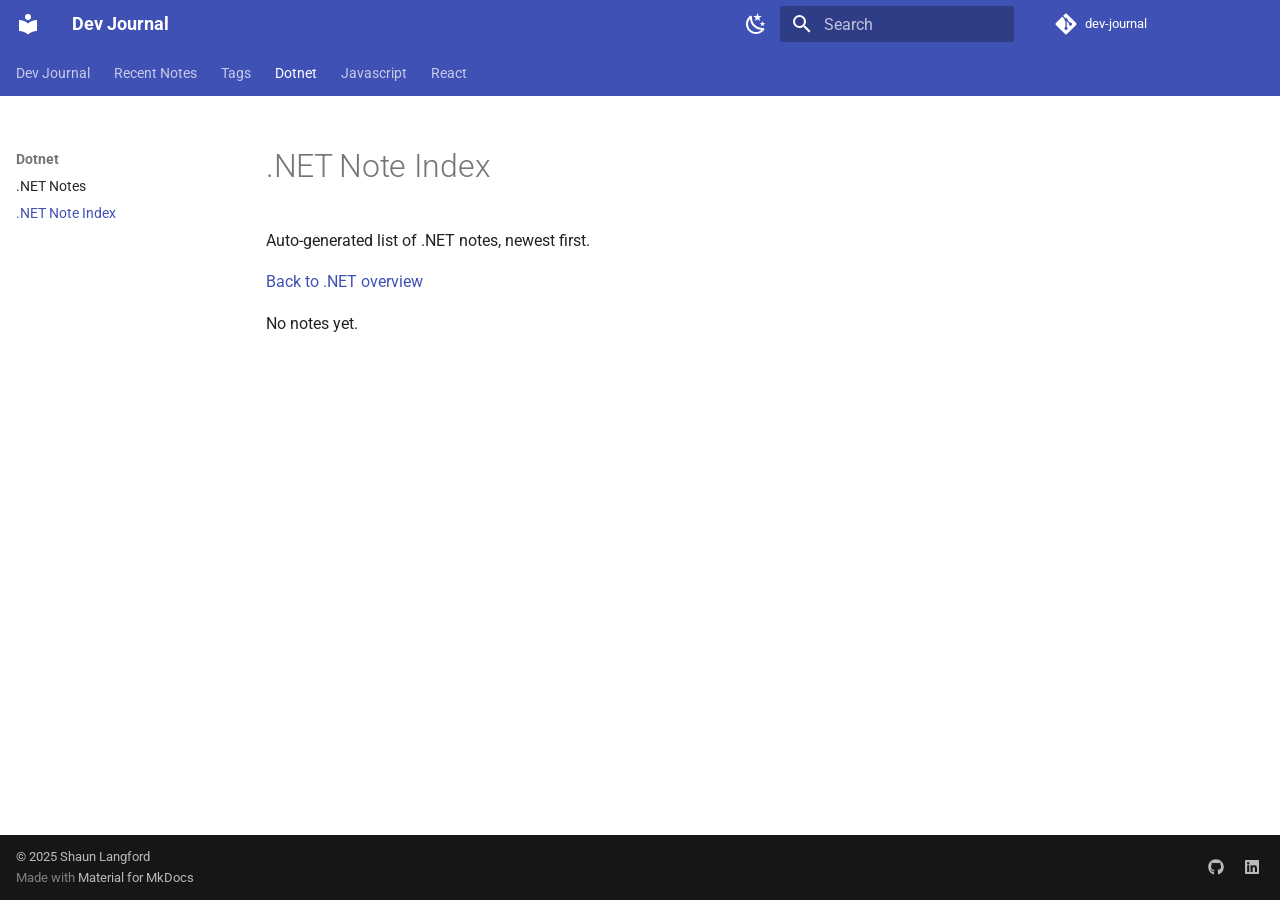
<file: dotnet/note-index/index.html>
<!doctype html>
<html lang="en" class="no-js">
  <head>
    
      <meta charset="utf-8">
      <meta name="viewport" content="width=device-width,initial-scale=1">
      
      
      
        <link rel="canonical" href="https://slangford06.github.io/dev-journal/dotnet/note-index/">
      
      
        <link rel="prev" href="../">
      
      
        <link rel="next" href="../../javascript/">
      
      
        
      
      
      <link rel="icon" href="../../assets/images/favicon.png">
      <meta name="generator" content="mkdocs-1.6.1, mkdocs-material-9.7.6">
    
    
      
        <title>.NET Note Index - Dev Journal</title>
      
    
    
      <link rel="stylesheet" href="../../assets/stylesheets/main.484c7ddc.min.css">
      
        
        <link rel="stylesheet" href="../../assets/stylesheets/palette.ab4e12ef.min.css">
      
      


    
    
      
    
    
      
        
        
        <link rel="preconnect" href="https://fonts.gstatic.com" crossorigin>
        <link rel="stylesheet" href="https://fonts.googleapis.com/css?family=Roboto:300,300i,400,400i,700,700i%7CRoboto+Mono:400,400i,700,700i&display=fallback">
        <style>:root{--md-text-font:"Roboto";--md-code-font:"Roboto Mono"}</style>
      
    
    
      <link rel="stylesheet" href="../../assets/styles/extra.css">
    
    <script>__md_scope=new URL("../..",location),__md_hash=e=>[...e].reduce(((e,_)=>(e<<5)-e+_.charCodeAt(0)),0),__md_get=(e,_=localStorage,t=__md_scope)=>JSON.parse(_.getItem(t.pathname+"."+e)),__md_set=(e,_,t=localStorage,a=__md_scope)=>{try{t.setItem(a.pathname+"."+e,JSON.stringify(_))}catch(e){}}</script>
    
      

    
    
  </head>
  
  
    
    
      
    
    
    
    
    <body dir="ltr" data-md-color-scheme="default" data-md-color-primary="indigo" data-md-color-accent="indigo">
  
    
    <input class="md-toggle" data-md-toggle="drawer" type="checkbox" id="__drawer" autocomplete="off">
    <input class="md-toggle" data-md-toggle="search" type="checkbox" id="__search" autocomplete="off">
    <label class="md-overlay" for="__drawer"></label>
    <div data-md-component="skip">
      
        
        <a href="#net-note-index" class="md-skip">
          Skip to content
        </a>
      
    </div>
    <div data-md-component="announce">
      
    </div>
    
    
      

<header class="md-header" data-md-component="header">
  <nav class="md-header__inner md-grid" aria-label="Header">
    <a href="../.." title="Dev Journal" class="md-header__button md-logo" aria-label="Dev Journal" data-md-component="logo">
      
  
  <svg xmlns="http://www.w3.org/2000/svg" viewBox="0 0 24 24"><path d="M12 8a3 3 0 0 0 3-3 3 3 0 0 0-3-3 3 3 0 0 0-3 3 3 3 0 0 0 3 3m0 3.54C9.64 9.35 6.5 8 3 8v11c3.5 0 6.64 1.35 9 3.54 2.36-2.19 5.5-3.54 9-3.54V8c-3.5 0-6.64 1.35-9 3.54"/></svg>

    </a>
    <label class="md-header__button md-icon" for="__drawer">
      
      <svg xmlns="http://www.w3.org/2000/svg" viewBox="0 0 24 24"><path d="M3 6h18v2H3zm0 5h18v2H3zm0 5h18v2H3z"/></svg>
    </label>
    <div class="md-header__title" data-md-component="header-title">
      <div class="md-header__ellipsis">
        <div class="md-header__topic">
          <span class="md-ellipsis">
            Dev Journal
          </span>
        </div>
        <div class="md-header__topic" data-md-component="header-topic">
          <span class="md-ellipsis">
            
              .NET Note Index
            
          </span>
        </div>
      </div>
    </div>
    
      
        <form class="md-header__option" data-md-component="palette">
  
    
    
    
    <input class="md-option" data-md-color-media="" data-md-color-scheme="default" data-md-color-primary="indigo" data-md-color-accent="indigo"  aria-label="Switch to dark mode"  type="radio" name="__palette" id="__palette_0">
    
      <label class="md-header__button md-icon" title="Switch to dark mode" for="__palette_1" hidden>
        <svg xmlns="http://www.w3.org/2000/svg" viewBox="0 0 24 24"><path d="m17.75 4.09-2.53 1.94.91 3.06-2.63-1.81-2.63 1.81.91-3.06-2.53-1.94L12.44 4l1.06-3 1.06 3zm3.5 6.91-1.64 1.25.59 1.98-1.7-1.17-1.7 1.17.59-1.98L15.75 11l2.06-.05L18.5 9l.69 1.95zm-2.28 4.95c.83-.08 1.72 1.1 1.19 1.85-.32.45-.66.87-1.08 1.27C15.17 23 8.84 23 4.94 19.07c-3.91-3.9-3.91-10.24 0-14.14.4-.4.82-.76 1.27-1.08.75-.53 1.93.36 1.85 1.19-.27 2.86.69 5.83 2.89 8.02a9.96 9.96 0 0 0 8.02 2.89m-1.64 2.02a12.08 12.08 0 0 1-7.8-3.47c-2.17-2.19-3.33-5-3.49-7.82-2.81 3.14-2.7 7.96.31 10.98 3.02 3.01 7.84 3.12 10.98.31"/></svg>
      </label>
    
  
    
    
    
    <input class="md-option" data-md-color-media="" data-md-color-scheme="slate" data-md-color-primary="indigo" data-md-color-accent="indigo"  aria-label="Switch to light mode"  type="radio" name="__palette" id="__palette_1">
    
      <label class="md-header__button md-icon" title="Switch to light mode" for="__palette_0" hidden>
        <svg xmlns="http://www.w3.org/2000/svg" viewBox="0 0 24 24"><path d="M12 7a5 5 0 0 1 5 5 5 5 0 0 1-5 5 5 5 0 0 1-5-5 5 5 0 0 1 5-5m0 2a3 3 0 0 0-3 3 3 3 0 0 0 3 3 3 3 0 0 0 3-3 3 3 0 0 0-3-3m0-7 2.39 3.42C13.65 5.15 12.84 5 12 5s-1.65.15-2.39.42zM3.34 7l4.16-.35A7.2 7.2 0 0 0 5.94 8.5c-.44.74-.69 1.5-.83 2.29zm.02 10 1.76-3.77a7.131 7.131 0 0 0 2.38 4.14zM20.65 7l-1.77 3.79a7.02 7.02 0 0 0-2.38-4.15zm-.01 10-4.14.36c.59-.51 1.12-1.14 1.54-1.86.42-.73.69-1.5.83-2.29zM12 22l-2.41-3.44c.74.27 1.55.44 2.41.44.82 0 1.63-.17 2.37-.44z"/></svg>
      </label>
    
  
</form>
      
    
    
      <script>var palette=__md_get("__palette");if(palette&&palette.color){if("(prefers-color-scheme)"===palette.color.media){var media=matchMedia("(prefers-color-scheme: light)"),input=document.querySelector(media.matches?"[data-md-color-media='(prefers-color-scheme: light)']":"[data-md-color-media='(prefers-color-scheme: dark)']");palette.color.media=input.getAttribute("data-md-color-media"),palette.color.scheme=input.getAttribute("data-md-color-scheme"),palette.color.primary=input.getAttribute("data-md-color-primary"),palette.color.accent=input.getAttribute("data-md-color-accent")}for(var[key,value]of Object.entries(palette.color))document.body.setAttribute("data-md-color-"+key,value)}</script>
    
    
    
      
      
        <label class="md-header__button md-icon" for="__search">
          
          <svg xmlns="http://www.w3.org/2000/svg" viewBox="0 0 24 24"><path d="M9.5 3A6.5 6.5 0 0 1 16 9.5c0 1.61-.59 3.09-1.56 4.23l.27.27h.79l5 5-1.5 1.5-5-5v-.79l-.27-.27A6.52 6.52 0 0 1 9.5 16 6.5 6.5 0 0 1 3 9.5 6.5 6.5 0 0 1 9.5 3m0 2C7 5 5 7 5 9.5S7 14 9.5 14 14 12 14 9.5 12 5 9.5 5"/></svg>
        </label>
        <div class="md-search" data-md-component="search" role="dialog">
  <label class="md-search__overlay" for="__search"></label>
  <div class="md-search__inner" role="search">
    <form class="md-search__form" name="search">
      <input type="text" class="md-search__input" name="query" aria-label="Search" placeholder="Search" autocapitalize="off" autocorrect="off" autocomplete="off" spellcheck="false" data-md-component="search-query" required>
      <label class="md-search__icon md-icon" for="__search">
        
        <svg xmlns="http://www.w3.org/2000/svg" viewBox="0 0 24 24"><path d="M9.5 3A6.5 6.5 0 0 1 16 9.5c0 1.61-.59 3.09-1.56 4.23l.27.27h.79l5 5-1.5 1.5-5-5v-.79l-.27-.27A6.52 6.52 0 0 1 9.5 16 6.5 6.5 0 0 1 3 9.5 6.5 6.5 0 0 1 9.5 3m0 2C7 5 5 7 5 9.5S7 14 9.5 14 14 12 14 9.5 12 5 9.5 5"/></svg>
        
        <svg xmlns="http://www.w3.org/2000/svg" viewBox="0 0 24 24"><path d="M20 11v2H8l5.5 5.5-1.42 1.42L4.16 12l7.92-7.92L13.5 5.5 8 11z"/></svg>
      </label>
      <nav class="md-search__options" aria-label="Search">
        
        <button type="reset" class="md-search__icon md-icon" title="Clear" aria-label="Clear" tabindex="-1">
          
          <svg xmlns="http://www.w3.org/2000/svg" viewBox="0 0 24 24"><path d="M19 6.41 17.59 5 12 10.59 6.41 5 5 6.41 10.59 12 5 17.59 6.41 19 12 13.41 17.59 19 19 17.59 13.41 12z"/></svg>
        </button>
      </nav>
      
        <div class="md-search__suggest" data-md-component="search-suggest"></div>
      
    </form>
    <div class="md-search__output">
      <div class="md-search__scrollwrap" tabindex="0" data-md-scrollfix>
        <div class="md-search-result" data-md-component="search-result">
          <div class="md-search-result__meta">
            Initializing search
          </div>
          <ol class="md-search-result__list" role="presentation"></ol>
        </div>
      </div>
    </div>
  </div>
</div>
      
    
    
      <div class="md-header__source">
        <a href="https://github.com/slangford06/dev-journal" title="Go to repository" class="md-source" data-md-component="source">
  <div class="md-source__icon md-icon">
    
    <svg xmlns="http://www.w3.org/2000/svg" viewBox="0 0 448 512"><!--! Font Awesome Free 7.1.0 by @fontawesome - https://fontawesome.com License - https://fontawesome.com/license/free (Icons: CC BY 4.0, Fonts: SIL OFL 1.1, Code: MIT License) Copyright 2025 Fonticons, Inc.--><path d="M439.6 236.1 244 40.5c-5.4-5.5-12.8-8.5-20.4-8.5s-15 3-20.4 8.4L162.5 81l51.5 51.5c27.1-9.1 52.7 16.8 43.4 43.7l49.7 49.7c34.2-11.8 61.2 31 35.5 56.7-26.5 26.5-70.2-2.9-56-37.3L240.3 199v121.9c25.3 12.5 22.3 41.8 9.1 55-6.4 6.4-15.2 10.1-24.3 10.1s-17.8-3.6-24.3-10.1c-17.6-17.6-11.1-46.9 11.2-56v-123c-20.8-8.5-24.6-30.7-18.6-45L142.6 101 8.5 235.1C3 240.6 0 247.9 0 255.5s3 15 8.5 20.4l195.6 195.7c5.4 5.4 12.7 8.4 20.4 8.4s15-3 20.4-8.4l194.7-194.7c5.4-5.4 8.4-12.8 8.4-20.4s-3-15-8.4-20.4"/></svg>
  </div>
  <div class="md-source__repository">
    dev-journal
  </div>
</a>
      </div>
    
  </nav>
  
</header>
    
    <div class="md-container" data-md-component="container">
      
      
        
          
            
<nav class="md-tabs" aria-label="Tabs" data-md-component="tabs">
  <div class="md-grid">
    <ul class="md-tabs__list">
      
        
  
  
  
  
    <li class="md-tabs__item">
      <a href="../.." class="md-tabs__link">
        
  
  
    
  
  Dev Journal

      </a>
    </li>
  

      
        
  
  
  
  
    <li class="md-tabs__item">
      <a href="../../recent-notes/" class="md-tabs__link">
        
  
  
    
  
  Recent Notes

      </a>
    </li>
  

      
        
  
  
  
  
    <li class="md-tabs__item">
      <a href="../../tags/" class="md-tabs__link">
        
  
  
    
  
  Tags

      </a>
    </li>
  

      
        
  
  
  
    
  
  
    
    
      <li class="md-tabs__item md-tabs__item--active">
        <a href="../" class="md-tabs__link">
          
  
  
  Dotnet

        </a>
      </li>
    
  

      
        
  
  
  
  
    
    
      <li class="md-tabs__item">
        <a href="../../javascript/" class="md-tabs__link">
          
  
  
  Javascript

        </a>
      </li>
    
  

      
        
  
  
  
  
    
    
      <li class="md-tabs__item">
        <a href="../../react/" class="md-tabs__link">
          
  
  
  React

        </a>
      </li>
    
  

      
    </ul>
  </div>
</nav>
          
        
      
      <main class="md-main" data-md-component="main">
        <div class="md-main__inner md-grid">
          
            
              
              <div class="md-sidebar md-sidebar--primary" data-md-component="sidebar" data-md-type="navigation" >
                <div class="md-sidebar__scrollwrap">
                  <div class="md-sidebar__inner">
                    


  


<nav class="md-nav md-nav--primary md-nav--lifted" aria-label="Navigation" data-md-level="0">
  <label class="md-nav__title" for="__drawer">
    <a href="../.." title="Dev Journal" class="md-nav__button md-logo" aria-label="Dev Journal" data-md-component="logo">
      
  
  <svg xmlns="http://www.w3.org/2000/svg" viewBox="0 0 24 24"><path d="M12 8a3 3 0 0 0 3-3 3 3 0 0 0-3-3 3 3 0 0 0-3 3 3 3 0 0 0 3 3m0 3.54C9.64 9.35 6.5 8 3 8v11c3.5 0 6.64 1.35 9 3.54 2.36-2.19 5.5-3.54 9-3.54V8c-3.5 0-6.64 1.35-9 3.54"/></svg>

    </a>
    Dev Journal
  </label>
  
    <div class="md-nav__source">
      <a href="https://github.com/slangford06/dev-journal" title="Go to repository" class="md-source" data-md-component="source">
  <div class="md-source__icon md-icon">
    
    <svg xmlns="http://www.w3.org/2000/svg" viewBox="0 0 448 512"><!--! Font Awesome Free 7.1.0 by @fontawesome - https://fontawesome.com License - https://fontawesome.com/license/free (Icons: CC BY 4.0, Fonts: SIL OFL 1.1, Code: MIT License) Copyright 2025 Fonticons, Inc.--><path d="M439.6 236.1 244 40.5c-5.4-5.5-12.8-8.5-20.4-8.5s-15 3-20.4 8.4L162.5 81l51.5 51.5c27.1-9.1 52.7 16.8 43.4 43.7l49.7 49.7c34.2-11.8 61.2 31 35.5 56.7-26.5 26.5-70.2-2.9-56-37.3L240.3 199v121.9c25.3 12.5 22.3 41.8 9.1 55-6.4 6.4-15.2 10.1-24.3 10.1s-17.8-3.6-24.3-10.1c-17.6-17.6-11.1-46.9 11.2-56v-123c-20.8-8.5-24.6-30.7-18.6-45L142.6 101 8.5 235.1C3 240.6 0 247.9 0 255.5s3 15 8.5 20.4l195.6 195.7c5.4 5.4 12.7 8.4 20.4 8.4s15-3 20.4-8.4l194.7-194.7c5.4-5.4 8.4-12.8 8.4-20.4s-3-15-8.4-20.4"/></svg>
  </div>
  <div class="md-source__repository">
    dev-journal
  </div>
</a>
    </div>
  
  <ul class="md-nav__list" data-md-scrollfix>
    
      
      
  
  
  
  
    <li class="md-nav__item">
      <a href="../.." class="md-nav__link">
        
  
  
  <span class="md-ellipsis">
    
  
    Dev Journal
  

    
  </span>
  
  

      </a>
    </li>
  

    
      
      
  
  
  
  
    <li class="md-nav__item">
      <a href="../../recent-notes/" class="md-nav__link">
        
  
  
  <span class="md-ellipsis">
    
  
    Recent Notes
  

    
  </span>
  
  

      </a>
    </li>
  

    
      
      
  
  
  
  
    <li class="md-nav__item">
      <a href="../../tags/" class="md-nav__link">
        
  
  
  <span class="md-ellipsis">
    
  
    Tags
  

    
  </span>
  
  

      </a>
    </li>
  

    
      
      
  
  
    
  
  
  
    
    
    
    
      
        
        
      
      
        
      
    
    
    <li class="md-nav__item md-nav__item--active md-nav__item--section md-nav__item--nested">
      
        
        
        <input class="md-nav__toggle md-toggle " type="checkbox" id="__nav_4" checked>
        
          
          <label class="md-nav__link" for="__nav_4" id="__nav_4_label" tabindex="">
            
  
  
  <span class="md-ellipsis">
    
  
    Dotnet
  

    
  </span>
  
  

            <span class="md-nav__icon md-icon"></span>
          </label>
        
        <nav class="md-nav" data-md-level="1" aria-labelledby="__nav_4_label" aria-expanded="true">
          <label class="md-nav__title" for="__nav_4">
            <span class="md-nav__icon md-icon"></span>
            
  
    Dotnet
  

          </label>
          <ul class="md-nav__list" data-md-scrollfix>
            
              
                
  
  
  
  
    <li class="md-nav__item">
      <a href="../" class="md-nav__link">
        
  
  
  <span class="md-ellipsis">
    
  
    .NET Notes
  

    
  </span>
  
  

      </a>
    </li>
  

              
            
              
                
  
  
    
  
  
  
    <li class="md-nav__item md-nav__item--active">
      
      <input class="md-nav__toggle md-toggle" type="checkbox" id="__toc">
      
      
        
      
      
      <a href="./" class="md-nav__link md-nav__link--active">
        
  
  
  <span class="md-ellipsis">
    
  
    .NET Note Index
  

    
  </span>
  
  

      </a>
      
    </li>
  

              
            
          </ul>
        </nav>
      
    </li>
  

    
      
      
  
  
  
  
    
    
    
    
      
      
        
      
    
    
    <li class="md-nav__item md-nav__item--nested">
      
        
        
          
        
        <input class="md-nav__toggle md-toggle md-toggle--indeterminate" type="checkbox" id="__nav_5" >
        
          
          <label class="md-nav__link" for="__nav_5" id="__nav_5_label" tabindex="0">
            
  
  
  <span class="md-ellipsis">
    
  
    Javascript
  

    
  </span>
  
  

            <span class="md-nav__icon md-icon"></span>
          </label>
        
        <nav class="md-nav" data-md-level="1" aria-labelledby="__nav_5_label" aria-expanded="false">
          <label class="md-nav__title" for="__nav_5">
            <span class="md-nav__icon md-icon"></span>
            
  
    Javascript
  

          </label>
          <ul class="md-nav__list" data-md-scrollfix>
            
              
                
  
  
  
  
    <li class="md-nav__item">
      <a href="../../javascript/" class="md-nav__link">
        
  
  
  <span class="md-ellipsis">
    
  
    JavaScript Notes
  

    
  </span>
  
  

      </a>
    </li>
  

              
            
              
                
  
  
  
  
    <li class="md-nav__item">
      <a href="../../javascript/2025-09-28_async-await/" class="md-nav__link">
        
  
  
  <span class="md-ellipsis">
    
  
    Async/Await Basics
  

    
  </span>
  
  

      </a>
    </li>
  

              
            
              
                
  
  
  
  
    <li class="md-nav__item">
      <a href="../../javascript/2025-09-29_Variables/" class="md-nav__link">
        
  
  
  <span class="md-ellipsis">
    
  
    Variables/let/const Basics
  

    
  </span>
  
  

      </a>
    </li>
  

              
            
              
                
  
  
  
  
    <li class="md-nav__item">
      <a href="../../javascript/note-index/" class="md-nav__link">
        
  
  
  <span class="md-ellipsis">
    
  
    JavaScript Note Index
  

    
  </span>
  
  

      </a>
    </li>
  

              
            
          </ul>
        </nav>
      
    </li>
  

    
      
      
  
  
  
  
    
    
    
    
      
      
        
      
    
    
    <li class="md-nav__item md-nav__item--nested">
      
        
        
          
        
        <input class="md-nav__toggle md-toggle md-toggle--indeterminate" type="checkbox" id="__nav_6" >
        
          
          <label class="md-nav__link" for="__nav_6" id="__nav_6_label" tabindex="0">
            
  
  
  <span class="md-ellipsis">
    
  
    React
  

    
  </span>
  
  

            <span class="md-nav__icon md-icon"></span>
          </label>
        
        <nav class="md-nav" data-md-level="1" aria-labelledby="__nav_6_label" aria-expanded="false">
          <label class="md-nav__title" for="__nav_6">
            <span class="md-nav__icon md-icon"></span>
            
  
    React
  

          </label>
          <ul class="md-nav__list" data-md-scrollfix>
            
              
                
  
  
  
  
    <li class="md-nav__item">
      <a href="../../react/" class="md-nav__link">
        
  
  
  <span class="md-ellipsis">
    
  
    React Notes
  

    
  </span>
  
  

      </a>
    </li>
  

              
            
              
                
  
  
  
  
    <li class="md-nav__item">
      <a href="../../react/2025-10-20_useEffect-cleanup/" class="md-nav__link">
        
  
  
  <span class="md-ellipsis">
    
  
    React useEffect Cleanup
  

    
  </span>
  
  

      </a>
    </li>
  

              
            
              
                
  
  
  
  
    <li class="md-nav__item">
      <a href="../../react/note-index/" class="md-nav__link">
        
  
  
  <span class="md-ellipsis">
    
  
    React Note Index
  

    
  </span>
  
  

      </a>
    </li>
  

              
            
          </ul>
        </nav>
      
    </li>
  

    
  </ul>
</nav>
                  </div>
                </div>
              </div>
            
            
              
              <div class="md-sidebar md-sidebar--secondary" data-md-component="sidebar" data-md-type="toc" >
                <div class="md-sidebar__scrollwrap">
                  <div class="md-sidebar__inner">
                    

<nav class="md-nav md-nav--secondary" aria-label="Table of contents">
  
  
  
    
  
  
</nav>
                  </div>
                </div>
              </div>
            
          
          
            <div class="md-content" data-md-component="content">
              
              <article class="md-content__inner md-typeset">
                
                  


  
  


<h1 id="net-note-index">.NET Note Index<a class="headerlink" href="#net-note-index" title="Permanent link">&para;</a></h1>
<p>Auto-generated list of .NET notes, newest first.</p>
<p><a href="../">Back to .NET overview</a></p>
<p>No notes yet.</p>












                
              </article>
            </div>
          
          
  <script>var tabs=__md_get("__tabs");if(Array.isArray(tabs))e:for(var set of document.querySelectorAll(".tabbed-set")){var labels=set.querySelector(".tabbed-labels");for(var tab of tabs)for(var label of labels.getElementsByTagName("label"))if(label.innerText.trim()===tab){var input=document.getElementById(label.htmlFor);input.checked=!0;continue e}}</script>

<script>var target=document.getElementById(location.hash.slice(1));target&&target.name&&(target.checked=target.name.startsWith("__tabbed_"))</script>
        </div>
        
          <button type="button" class="md-top md-icon" data-md-component="top" hidden>
  
  <svg xmlns="http://www.w3.org/2000/svg" viewBox="0 0 24 24"><path d="M13 20h-2V8l-5.5 5.5-1.42-1.42L12 4.16l7.92 7.92-1.42 1.42L13 8z"/></svg>
  Back to top
</button>
        
      </main>
      
        <footer class="md-footer">
  
  <div class="md-footer-meta md-typeset">
    <div class="md-footer-meta__inner md-grid">
      <div class="md-copyright">
  
    <div class="md-copyright__highlight">
      © 2025 Shaun Langford
    </div>
  
  
    Made with
    <a href="https://squidfunk.github.io/mkdocs-material/" target="_blank" rel="noopener">
      Material for MkDocs
    </a>
  
</div>
      
        
<div class="md-social">
  
    
    
    
    
    <a href="https://github.com/slangford06" target="_blank" rel="noopener" title="GitHub" class="md-social__link">
      <svg xmlns="http://www.w3.org/2000/svg" viewBox="0 0 512 512"><!--! Font Awesome Free 7.1.0 by @fontawesome - https://fontawesome.com License - https://fontawesome.com/license/free (Icons: CC BY 4.0, Fonts: SIL OFL 1.1, Code: MIT License) Copyright 2025 Fonticons, Inc.--><path d="M173.9 397.4c0 2-2.3 3.6-5.2 3.6-3.3.3-5.6-1.3-5.6-3.6 0-2 2.3-3.6 5.2-3.6 3-.3 5.6 1.3 5.6 3.6m-31.1-4.5c-.7 2 1.3 4.3 4.3 4.9 2.6 1 5.6 0 6.2-2s-1.3-4.3-4.3-5.2c-2.6-.7-5.5.3-6.2 2.3m44.2-1.7c-2.9.7-4.9 2.6-4.6 4.9.3 2 2.9 3.3 5.9 2.6 2.9-.7 4.9-2.6 4.6-4.6-.3-1.9-3-3.2-5.9-2.9M252.8 8C114.1 8 8 113.3 8 252c0 110.9 69.8 205.8 169.5 239.2 12.8 2.3 17.3-5.6 17.3-12.1 0-6.2-.3-40.4-.3-61.4 0 0-70 15-84.7-29.8 0 0-11.4-29.1-27.8-36.6 0 0-22.9-15.7 1.6-15.4 0 0 24.9 2 38.6 25.8 21.9 38.6 58.6 27.5 72.9 20.9 2.3-16 8.8-27.1 16-33.7-55.9-6.2-112.3-14.3-112.3-110.5 0-27.5 7.6-41.3 23.6-58.9-2.6-6.5-11.1-33.3 2.6-67.9 20.9-6.5 69 27 69 27 20-5.6 41.5-8.5 62.8-8.5s42.8 2.9 62.8 8.5c0 0 48.1-33.6 69-27 13.7 34.7 5.2 61.4 2.6 67.9 16 17.7 25.8 31.5 25.8 58.9 0 96.5-58.9 104.2-114.8 110.5 9.2 7.9 17 22.9 17 46.4 0 33.7-.3 75.4-.3 83.6 0 6.5 4.6 14.4 17.3 12.1C436.2 457.8 504 362.9 504 252 504 113.3 391.5 8 252.8 8M105.2 352.9c-1.3 1-1 3.3.7 5.2 1.6 1.6 3.9 2.3 5.2 1 1.3-1 1-3.3-.7-5.2-1.6-1.6-3.9-2.3-5.2-1m-10.8-8.1c-.7 1.3.3 2.9 2.3 3.9 1.6 1 3.6.7 4.3-.7.7-1.3-.3-2.9-2.3-3.9-2-.6-3.6-.3-4.3.7m32.4 35.6c-1.6 1.3-1 4.3 1.3 6.2 2.3 2.3 5.2 2.6 6.5 1 1.3-1.3.7-4.3-1.3-6.2-2.2-2.3-5.2-2.6-6.5-1m-11.4-14.7c-1.6 1-1.6 3.6 0 5.9s4.3 3.3 5.6 2.3c1.6-1.3 1.6-3.9 0-6.2-1.4-2.3-4-3.3-5.6-2"/></svg>
    </a>
  
    
    
    
    
    <a href="https://www.linkedin.com/in/slangford06/" target="_blank" rel="noopener" title="LinkedIn" class="md-social__link">
      <svg xmlns="http://www.w3.org/2000/svg" viewBox="0 0 448 512"><!--! Font Awesome Free 7.1.0 by @fontawesome - https://fontawesome.com License - https://fontawesome.com/license/free (Icons: CC BY 4.0, Fonts: SIL OFL 1.1, Code: MIT License) Copyright 2025 Fonticons, Inc.--><path d="M416 32H31.9C14.3 32 0 46.5 0 64.3v383.4C0 465.5 14.3 480 31.9 480H416c17.6 0 32-14.5 32-32.3V64.3c0-17.8-14.4-32.3-32-32.3M135.4 416H69V202.2h66.5V416zM102.2 96a38.5 38.5 0 1 1 0 77 38.5 38.5 0 1 1 0-77m282.1 320h-66.4V312c0-24.8-.5-56.7-34.5-56.7-34.6 0-39.9 27-39.9 54.9V416h-66.4V202.2h63.7v29.2h.9c8.9-16.8 30.6-34.5 62.9-34.5 67.2 0 79.7 44.3 79.7 101.9z"/></svg>
    </a>
  
</div>
      
    </div>
  </div>
</footer>
      
    </div>
    <div class="md-dialog" data-md-component="dialog">
      <div class="md-dialog__inner md-typeset"></div>
    </div>
    
    
    
      
      
      <script id="__config" type="application/json">{"annotate": null, "base": "../..", "features": ["navigation.instant", "navigation.tracking", "navigation.sections", "navigation.expand", "navigation.tabs", "navigation.top", "search.suggest", "search.highlight", "content.code.copy", "content.tabs.link", "header.autohide"], "search": "../../assets/javascripts/workers/search.2c215733.min.js", "tags": null, "translations": {"clipboard.copied": "Copied to clipboard", "clipboard.copy": "Copy to clipboard", "search.result.more.one": "1 more on this page", "search.result.more.other": "# more on this page", "search.result.none": "No matching documents", "search.result.one": "1 matching document", "search.result.other": "# matching documents", "search.result.placeholder": "Type to start searching", "search.result.term.missing": "Missing", "select.version": "Select version"}, "version": null}</script>
    
    
      <script src="../../assets/javascripts/bundle.79ae519e.min.js"></script>
      
        <script src="../../assets/javascripts/new-entry.js"></script>
      
    
  </body>
</html>
</file>
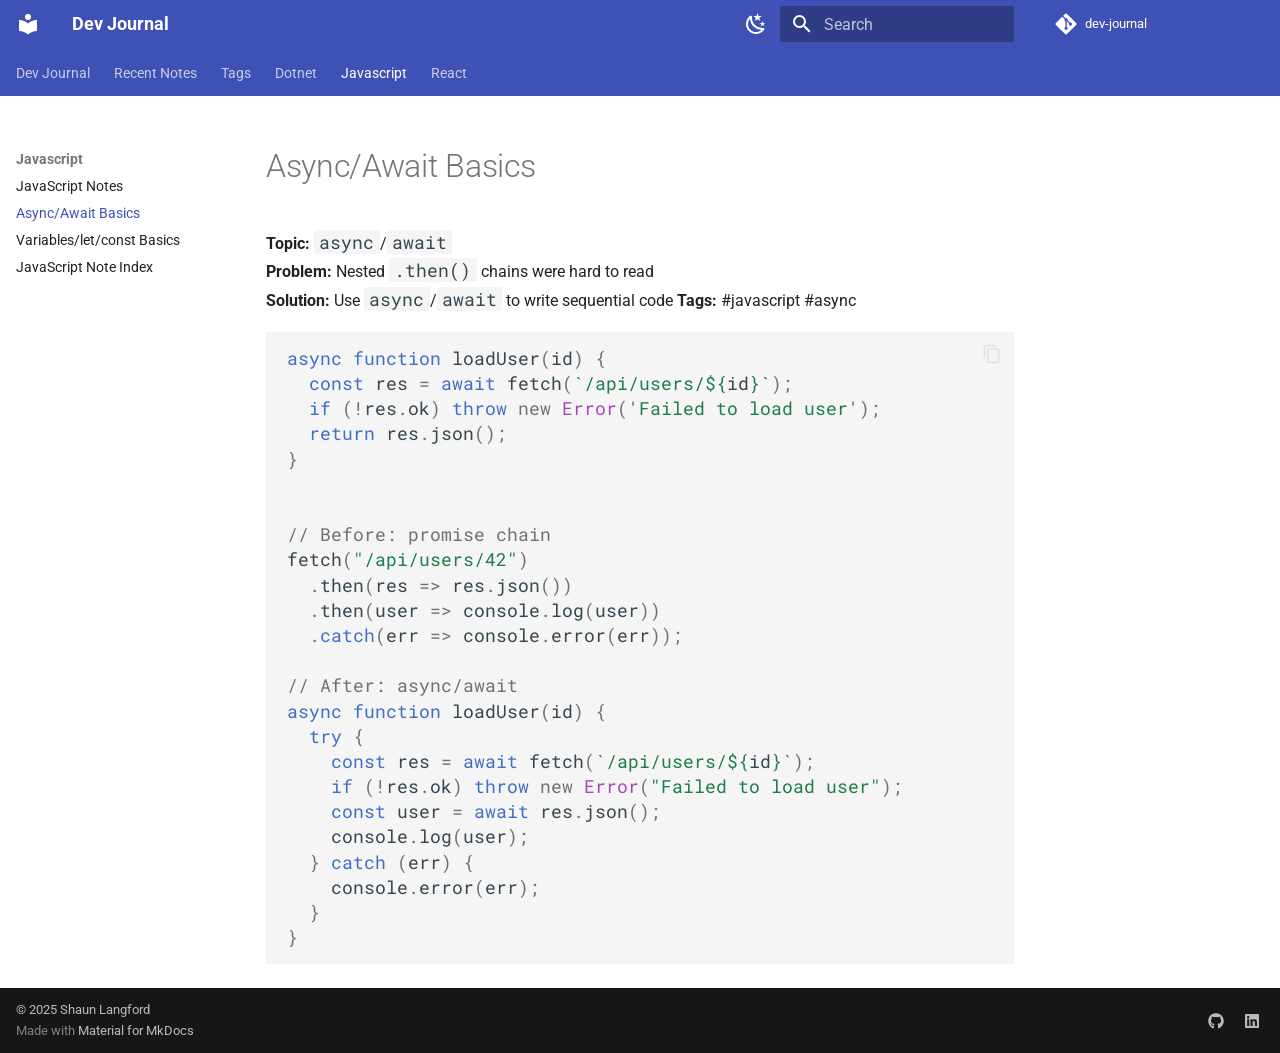
<file: javascript/2025-09-28_async-await/index.html>
<!doctype html>
<html lang="en" class="no-js">
  <head>
    
      <meta charset="utf-8">
      <meta name="viewport" content="width=device-width,initial-scale=1">
      
      
      
        <link rel="canonical" href="https://slangford06.github.io/dev-journal/javascript/2025-09-28_async-await/">
      
      
        <link rel="prev" href="../">
      
      
        <link rel="next" href="../2025-09-29_Variables/">
      
      
        
      
      
      <link rel="icon" href="../../assets/images/favicon.png">
      <meta name="generator" content="mkdocs-1.6.1, mkdocs-material-9.7.6">
    
    
      
        <title>Async/Await Basics - Dev Journal</title>
      
    
    
      <link rel="stylesheet" href="../../assets/stylesheets/main.484c7ddc.min.css">
      
        
        <link rel="stylesheet" href="../../assets/stylesheets/palette.ab4e12ef.min.css">
      
      


    
    
      
    
    
      
        
        
        <link rel="preconnect" href="https://fonts.gstatic.com" crossorigin>
        <link rel="stylesheet" href="https://fonts.googleapis.com/css?family=Roboto:300,300i,400,400i,700,700i%7CRoboto+Mono:400,400i,700,700i&display=fallback">
        <style>:root{--md-text-font:"Roboto";--md-code-font:"Roboto Mono"}</style>
      
    
    
      <link rel="stylesheet" href="../../assets/styles/extra.css">
    
    <script>__md_scope=new URL("../..",location),__md_hash=e=>[...e].reduce(((e,_)=>(e<<5)-e+_.charCodeAt(0)),0),__md_get=(e,_=localStorage,t=__md_scope)=>JSON.parse(_.getItem(t.pathname+"."+e)),__md_set=(e,_,t=localStorage,a=__md_scope)=>{try{t.setItem(a.pathname+"."+e,JSON.stringify(_))}catch(e){}}</script>
    
      

    
    
  </head>
  
  
    
    
      
    
    
    
    
    <body dir="ltr" data-md-color-scheme="default" data-md-color-primary="indigo" data-md-color-accent="indigo">
  
    
    <input class="md-toggle" data-md-toggle="drawer" type="checkbox" id="__drawer" autocomplete="off">
    <input class="md-toggle" data-md-toggle="search" type="checkbox" id="__search" autocomplete="off">
    <label class="md-overlay" for="__drawer"></label>
    <div data-md-component="skip">
      
        
        <a href="#asyncawait-basics" class="md-skip">
          Skip to content
        </a>
      
    </div>
    <div data-md-component="announce">
      
    </div>
    
    
      

<header class="md-header" data-md-component="header">
  <nav class="md-header__inner md-grid" aria-label="Header">
    <a href="../.." title="Dev Journal" class="md-header__button md-logo" aria-label="Dev Journal" data-md-component="logo">
      
  
  <svg xmlns="http://www.w3.org/2000/svg" viewBox="0 0 24 24"><path d="M12 8a3 3 0 0 0 3-3 3 3 0 0 0-3-3 3 3 0 0 0-3 3 3 3 0 0 0 3 3m0 3.54C9.64 9.35 6.5 8 3 8v11c3.5 0 6.64 1.35 9 3.54 2.36-2.19 5.5-3.54 9-3.54V8c-3.5 0-6.64 1.35-9 3.54"/></svg>

    </a>
    <label class="md-header__button md-icon" for="__drawer">
      
      <svg xmlns="http://www.w3.org/2000/svg" viewBox="0 0 24 24"><path d="M3 6h18v2H3zm0 5h18v2H3zm0 5h18v2H3z"/></svg>
    </label>
    <div class="md-header__title" data-md-component="header-title">
      <div class="md-header__ellipsis">
        <div class="md-header__topic">
          <span class="md-ellipsis">
            Dev Journal
          </span>
        </div>
        <div class="md-header__topic" data-md-component="header-topic">
          <span class="md-ellipsis">
            
              Async/Await Basics
            
          </span>
        </div>
      </div>
    </div>
    
      
        <form class="md-header__option" data-md-component="palette">
  
    
    
    
    <input class="md-option" data-md-color-media="" data-md-color-scheme="default" data-md-color-primary="indigo" data-md-color-accent="indigo"  aria-label="Switch to dark mode"  type="radio" name="__palette" id="__palette_0">
    
      <label class="md-header__button md-icon" title="Switch to dark mode" for="__palette_1" hidden>
        <svg xmlns="http://www.w3.org/2000/svg" viewBox="0 0 24 24"><path d="m17.75 4.09-2.53 1.94.91 3.06-2.63-1.81-2.63 1.81.91-3.06-2.53-1.94L12.44 4l1.06-3 1.06 3zm3.5 6.91-1.64 1.25.59 1.98-1.7-1.17-1.7 1.17.59-1.98L15.75 11l2.06-.05L18.5 9l.69 1.95zm-2.28 4.95c.83-.08 1.72 1.1 1.19 1.85-.32.45-.66.87-1.08 1.27C15.17 23 8.84 23 4.94 19.07c-3.91-3.9-3.91-10.24 0-14.14.4-.4.82-.76 1.27-1.08.75-.53 1.93.36 1.85 1.19-.27 2.86.69 5.83 2.89 8.02a9.96 9.96 0 0 0 8.02 2.89m-1.64 2.02a12.08 12.08 0 0 1-7.8-3.47c-2.17-2.19-3.33-5-3.49-7.82-2.81 3.14-2.7 7.96.31 10.98 3.02 3.01 7.84 3.12 10.98.31"/></svg>
      </label>
    
  
    
    
    
    <input class="md-option" data-md-color-media="" data-md-color-scheme="slate" data-md-color-primary="indigo" data-md-color-accent="indigo"  aria-label="Switch to light mode"  type="radio" name="__palette" id="__palette_1">
    
      <label class="md-header__button md-icon" title="Switch to light mode" for="__palette_0" hidden>
        <svg xmlns="http://www.w3.org/2000/svg" viewBox="0 0 24 24"><path d="M12 7a5 5 0 0 1 5 5 5 5 0 0 1-5 5 5 5 0 0 1-5-5 5 5 0 0 1 5-5m0 2a3 3 0 0 0-3 3 3 3 0 0 0 3 3 3 3 0 0 0 3-3 3 3 0 0 0-3-3m0-7 2.39 3.42C13.65 5.15 12.84 5 12 5s-1.65.15-2.39.42zM3.34 7l4.16-.35A7.2 7.2 0 0 0 5.94 8.5c-.44.74-.69 1.5-.83 2.29zm.02 10 1.76-3.77a7.131 7.131 0 0 0 2.38 4.14zM20.65 7l-1.77 3.79a7.02 7.02 0 0 0-2.38-4.15zm-.01 10-4.14.36c.59-.51 1.12-1.14 1.54-1.86.42-.73.69-1.5.83-2.29zM12 22l-2.41-3.44c.74.27 1.55.44 2.41.44.82 0 1.63-.17 2.37-.44z"/></svg>
      </label>
    
  
</form>
      
    
    
      <script>var palette=__md_get("__palette");if(palette&&palette.color){if("(prefers-color-scheme)"===palette.color.media){var media=matchMedia("(prefers-color-scheme: light)"),input=document.querySelector(media.matches?"[data-md-color-media='(prefers-color-scheme: light)']":"[data-md-color-media='(prefers-color-scheme: dark)']");palette.color.media=input.getAttribute("data-md-color-media"),palette.color.scheme=input.getAttribute("data-md-color-scheme"),palette.color.primary=input.getAttribute("data-md-color-primary"),palette.color.accent=input.getAttribute("data-md-color-accent")}for(var[key,value]of Object.entries(palette.color))document.body.setAttribute("data-md-color-"+key,value)}</script>
    
    
    
      
      
        <label class="md-header__button md-icon" for="__search">
          
          <svg xmlns="http://www.w3.org/2000/svg" viewBox="0 0 24 24"><path d="M9.5 3A6.5 6.5 0 0 1 16 9.5c0 1.61-.59 3.09-1.56 4.23l.27.27h.79l5 5-1.5 1.5-5-5v-.79l-.27-.27A6.52 6.52 0 0 1 9.5 16 6.5 6.5 0 0 1 3 9.5 6.5 6.5 0 0 1 9.5 3m0 2C7 5 5 7 5 9.5S7 14 9.5 14 14 12 14 9.5 12 5 9.5 5"/></svg>
        </label>
        <div class="md-search" data-md-component="search" role="dialog">
  <label class="md-search__overlay" for="__search"></label>
  <div class="md-search__inner" role="search">
    <form class="md-search__form" name="search">
      <input type="text" class="md-search__input" name="query" aria-label="Search" placeholder="Search" autocapitalize="off" autocorrect="off" autocomplete="off" spellcheck="false" data-md-component="search-query" required>
      <label class="md-search__icon md-icon" for="__search">
        
        <svg xmlns="http://www.w3.org/2000/svg" viewBox="0 0 24 24"><path d="M9.5 3A6.5 6.5 0 0 1 16 9.5c0 1.61-.59 3.09-1.56 4.23l.27.27h.79l5 5-1.5 1.5-5-5v-.79l-.27-.27A6.52 6.52 0 0 1 9.5 16 6.5 6.5 0 0 1 3 9.5 6.5 6.5 0 0 1 9.5 3m0 2C7 5 5 7 5 9.5S7 14 9.5 14 14 12 14 9.5 12 5 9.5 5"/></svg>
        
        <svg xmlns="http://www.w3.org/2000/svg" viewBox="0 0 24 24"><path d="M20 11v2H8l5.5 5.5-1.42 1.42L4.16 12l7.92-7.92L13.5 5.5 8 11z"/></svg>
      </label>
      <nav class="md-search__options" aria-label="Search">
        
        <button type="reset" class="md-search__icon md-icon" title="Clear" aria-label="Clear" tabindex="-1">
          
          <svg xmlns="http://www.w3.org/2000/svg" viewBox="0 0 24 24"><path d="M19 6.41 17.59 5 12 10.59 6.41 5 5 6.41 10.59 12 5 17.59 6.41 19 12 13.41 17.59 19 19 17.59 13.41 12z"/></svg>
        </button>
      </nav>
      
        <div class="md-search__suggest" data-md-component="search-suggest"></div>
      
    </form>
    <div class="md-search__output">
      <div class="md-search__scrollwrap" tabindex="0" data-md-scrollfix>
        <div class="md-search-result" data-md-component="search-result">
          <div class="md-search-result__meta">
            Initializing search
          </div>
          <ol class="md-search-result__list" role="presentation"></ol>
        </div>
      </div>
    </div>
  </div>
</div>
      
    
    
      <div class="md-header__source">
        <a href="https://github.com/slangford06/dev-journal" title="Go to repository" class="md-source" data-md-component="source">
  <div class="md-source__icon md-icon">
    
    <svg xmlns="http://www.w3.org/2000/svg" viewBox="0 0 448 512"><!--! Font Awesome Free 7.1.0 by @fontawesome - https://fontawesome.com License - https://fontawesome.com/license/free (Icons: CC BY 4.0, Fonts: SIL OFL 1.1, Code: MIT License) Copyright 2025 Fonticons, Inc.--><path d="M439.6 236.1 244 40.5c-5.4-5.5-12.8-8.5-20.4-8.5s-15 3-20.4 8.4L162.5 81l51.5 51.5c27.1-9.1 52.7 16.8 43.4 43.7l49.7 49.7c34.2-11.8 61.2 31 35.5 56.7-26.5 26.5-70.2-2.9-56-37.3L240.3 199v121.9c25.3 12.5 22.3 41.8 9.1 55-6.4 6.4-15.2 10.1-24.3 10.1s-17.8-3.6-24.3-10.1c-17.6-17.6-11.1-46.9 11.2-56v-123c-20.8-8.5-24.6-30.7-18.6-45L142.6 101 8.5 235.1C3 240.6 0 247.9 0 255.5s3 15 8.5 20.4l195.6 195.7c5.4 5.4 12.7 8.4 20.4 8.4s15-3 20.4-8.4l194.7-194.7c5.4-5.4 8.4-12.8 8.4-20.4s-3-15-8.4-20.4"/></svg>
  </div>
  <div class="md-source__repository">
    dev-journal
  </div>
</a>
      </div>
    
  </nav>
  
</header>
    
    <div class="md-container" data-md-component="container">
      
      
        
          
            
<nav class="md-tabs" aria-label="Tabs" data-md-component="tabs">
  <div class="md-grid">
    <ul class="md-tabs__list">
      
        
  
  
  
  
    <li class="md-tabs__item">
      <a href="../.." class="md-tabs__link">
        
  
  
    
  
  Dev Journal

      </a>
    </li>
  

      
        
  
  
  
  
    <li class="md-tabs__item">
      <a href="../../recent-notes/" class="md-tabs__link">
        
  
  
    
  
  Recent Notes

      </a>
    </li>
  

      
        
  
  
  
  
    <li class="md-tabs__item">
      <a href="../../tags/" class="md-tabs__link">
        
  
  
    
  
  Tags

      </a>
    </li>
  

      
        
  
  
  
  
    
    
      <li class="md-tabs__item">
        <a href="../../dotnet/" class="md-tabs__link">
          
  
  
  Dotnet

        </a>
      </li>
    
  

      
        
  
  
  
    
  
  
    
    
      <li class="md-tabs__item md-tabs__item--active">
        <a href="../" class="md-tabs__link">
          
  
  
  Javascript

        </a>
      </li>
    
  

      
        
  
  
  
  
    
    
      <li class="md-tabs__item">
        <a href="../../react/" class="md-tabs__link">
          
  
  
  React

        </a>
      </li>
    
  

      
    </ul>
  </div>
</nav>
          
        
      
      <main class="md-main" data-md-component="main">
        <div class="md-main__inner md-grid">
          
            
              
              <div class="md-sidebar md-sidebar--primary" data-md-component="sidebar" data-md-type="navigation" >
                <div class="md-sidebar__scrollwrap">
                  <div class="md-sidebar__inner">
                    


  


<nav class="md-nav md-nav--primary md-nav--lifted" aria-label="Navigation" data-md-level="0">
  <label class="md-nav__title" for="__drawer">
    <a href="../.." title="Dev Journal" class="md-nav__button md-logo" aria-label="Dev Journal" data-md-component="logo">
      
  
  <svg xmlns="http://www.w3.org/2000/svg" viewBox="0 0 24 24"><path d="M12 8a3 3 0 0 0 3-3 3 3 0 0 0-3-3 3 3 0 0 0-3 3 3 3 0 0 0 3 3m0 3.54C9.64 9.35 6.5 8 3 8v11c3.5 0 6.64 1.35 9 3.54 2.36-2.19 5.5-3.54 9-3.54V8c-3.5 0-6.64 1.35-9 3.54"/></svg>

    </a>
    Dev Journal
  </label>
  
    <div class="md-nav__source">
      <a href="https://github.com/slangford06/dev-journal" title="Go to repository" class="md-source" data-md-component="source">
  <div class="md-source__icon md-icon">
    
    <svg xmlns="http://www.w3.org/2000/svg" viewBox="0 0 448 512"><!--! Font Awesome Free 7.1.0 by @fontawesome - https://fontawesome.com License - https://fontawesome.com/license/free (Icons: CC BY 4.0, Fonts: SIL OFL 1.1, Code: MIT License) Copyright 2025 Fonticons, Inc.--><path d="M439.6 236.1 244 40.5c-5.4-5.5-12.8-8.5-20.4-8.5s-15 3-20.4 8.4L162.5 81l51.5 51.5c27.1-9.1 52.7 16.8 43.4 43.7l49.7 49.7c34.2-11.8 61.2 31 35.5 56.7-26.5 26.5-70.2-2.9-56-37.3L240.3 199v121.9c25.3 12.5 22.3 41.8 9.1 55-6.4 6.4-15.2 10.1-24.3 10.1s-17.8-3.6-24.3-10.1c-17.6-17.6-11.1-46.9 11.2-56v-123c-20.8-8.5-24.6-30.7-18.6-45L142.6 101 8.5 235.1C3 240.6 0 247.9 0 255.5s3 15 8.5 20.4l195.6 195.7c5.4 5.4 12.7 8.4 20.4 8.4s15-3 20.4-8.4l194.7-194.7c5.4-5.4 8.4-12.8 8.4-20.4s-3-15-8.4-20.4"/></svg>
  </div>
  <div class="md-source__repository">
    dev-journal
  </div>
</a>
    </div>
  
  <ul class="md-nav__list" data-md-scrollfix>
    
      
      
  
  
  
  
    <li class="md-nav__item">
      <a href="../.." class="md-nav__link">
        
  
  
  <span class="md-ellipsis">
    
  
    Dev Journal
  

    
  </span>
  
  

      </a>
    </li>
  

    
      
      
  
  
  
  
    <li class="md-nav__item">
      <a href="../../recent-notes/" class="md-nav__link">
        
  
  
  <span class="md-ellipsis">
    
  
    Recent Notes
  

    
  </span>
  
  

      </a>
    </li>
  

    
      
      
  
  
  
  
    <li class="md-nav__item">
      <a href="../../tags/" class="md-nav__link">
        
  
  
  <span class="md-ellipsis">
    
  
    Tags
  

    
  </span>
  
  

      </a>
    </li>
  

    
      
      
  
  
  
  
    
    
    
    
      
      
        
      
    
    
    <li class="md-nav__item md-nav__item--nested">
      
        
        
          
        
        <input class="md-nav__toggle md-toggle md-toggle--indeterminate" type="checkbox" id="__nav_4" >
        
          
          <label class="md-nav__link" for="__nav_4" id="__nav_4_label" tabindex="0">
            
  
  
  <span class="md-ellipsis">
    
  
    Dotnet
  

    
  </span>
  
  

            <span class="md-nav__icon md-icon"></span>
          </label>
        
        <nav class="md-nav" data-md-level="1" aria-labelledby="__nav_4_label" aria-expanded="false">
          <label class="md-nav__title" for="__nav_4">
            <span class="md-nav__icon md-icon"></span>
            
  
    Dotnet
  

          </label>
          <ul class="md-nav__list" data-md-scrollfix>
            
              
                
  
  
  
  
    <li class="md-nav__item">
      <a href="../../dotnet/" class="md-nav__link">
        
  
  
  <span class="md-ellipsis">
    
  
    .NET Notes
  

    
  </span>
  
  

      </a>
    </li>
  

              
            
              
                
  
  
  
  
    <li class="md-nav__item">
      <a href="../../dotnet/note-index/" class="md-nav__link">
        
  
  
  <span class="md-ellipsis">
    
  
    .NET Note Index
  

    
  </span>
  
  

      </a>
    </li>
  

              
            
          </ul>
        </nav>
      
    </li>
  

    
      
      
  
  
    
  
  
  
    
    
    
    
      
        
        
      
      
        
      
    
    
    <li class="md-nav__item md-nav__item--active md-nav__item--section md-nav__item--nested">
      
        
        
        <input class="md-nav__toggle md-toggle " type="checkbox" id="__nav_5" checked>
        
          
          <label class="md-nav__link" for="__nav_5" id="__nav_5_label" tabindex="">
            
  
  
  <span class="md-ellipsis">
    
  
    Javascript
  

    
  </span>
  
  

            <span class="md-nav__icon md-icon"></span>
          </label>
        
        <nav class="md-nav" data-md-level="1" aria-labelledby="__nav_5_label" aria-expanded="true">
          <label class="md-nav__title" for="__nav_5">
            <span class="md-nav__icon md-icon"></span>
            
  
    Javascript
  

          </label>
          <ul class="md-nav__list" data-md-scrollfix>
            
              
                
  
  
  
  
    <li class="md-nav__item">
      <a href="../" class="md-nav__link">
        
  
  
  <span class="md-ellipsis">
    
  
    JavaScript Notes
  

    
  </span>
  
  

      </a>
    </li>
  

              
            
              
                
  
  
    
  
  
  
    <li class="md-nav__item md-nav__item--active">
      
      <input class="md-nav__toggle md-toggle" type="checkbox" id="__toc">
      
      
        
      
      
      <a href="./" class="md-nav__link md-nav__link--active">
        
  
  
  <span class="md-ellipsis">
    
  
    Async/Await Basics
  

    
  </span>
  
  

      </a>
      
    </li>
  

              
            
              
                
  
  
  
  
    <li class="md-nav__item">
      <a href="../2025-09-29_Variables/" class="md-nav__link">
        
  
  
  <span class="md-ellipsis">
    
  
    Variables/let/const Basics
  

    
  </span>
  
  

      </a>
    </li>
  

              
            
              
                
  
  
  
  
    <li class="md-nav__item">
      <a href="../note-index/" class="md-nav__link">
        
  
  
  <span class="md-ellipsis">
    
  
    JavaScript Note Index
  

    
  </span>
  
  

      </a>
    </li>
  

              
            
          </ul>
        </nav>
      
    </li>
  

    
      
      
  
  
  
  
    
    
    
    
      
      
        
      
    
    
    <li class="md-nav__item md-nav__item--nested">
      
        
        
          
        
        <input class="md-nav__toggle md-toggle md-toggle--indeterminate" type="checkbox" id="__nav_6" >
        
          
          <label class="md-nav__link" for="__nav_6" id="__nav_6_label" tabindex="0">
            
  
  
  <span class="md-ellipsis">
    
  
    React
  

    
  </span>
  
  

            <span class="md-nav__icon md-icon"></span>
          </label>
        
        <nav class="md-nav" data-md-level="1" aria-labelledby="__nav_6_label" aria-expanded="false">
          <label class="md-nav__title" for="__nav_6">
            <span class="md-nav__icon md-icon"></span>
            
  
    React
  

          </label>
          <ul class="md-nav__list" data-md-scrollfix>
            
              
                
  
  
  
  
    <li class="md-nav__item">
      <a href="../../react/" class="md-nav__link">
        
  
  
  <span class="md-ellipsis">
    
  
    React Notes
  

    
  </span>
  
  

      </a>
    </li>
  

              
            
              
                
  
  
  
  
    <li class="md-nav__item">
      <a href="../../react/2025-10-20_useEffect-cleanup/" class="md-nav__link">
        
  
  
  <span class="md-ellipsis">
    
  
    React useEffect Cleanup
  

    
  </span>
  
  

      </a>
    </li>
  

              
            
              
                
  
  
  
  
    <li class="md-nav__item">
      <a href="../../react/note-index/" class="md-nav__link">
        
  
  
  <span class="md-ellipsis">
    
  
    React Note Index
  

    
  </span>
  
  

      </a>
    </li>
  

              
            
          </ul>
        </nav>
      
    </li>
  

    
  </ul>
</nav>
                  </div>
                </div>
              </div>
            
            
              
              <div class="md-sidebar md-sidebar--secondary" data-md-component="sidebar" data-md-type="toc" >
                <div class="md-sidebar__scrollwrap">
                  <div class="md-sidebar__inner">
                    

<nav class="md-nav md-nav--secondary" aria-label="Table of contents">
  
  
  
    
  
  
</nav>
                  </div>
                </div>
              </div>
            
          
          
            <div class="md-content" data-md-component="content">
              
              <article class="md-content__inner md-typeset">
                
                  


  
  


<h1 id="asyncawait-basics">Async/Await Basics<a class="headerlink" href="#asyncawait-basics" title="Permanent link">&para;</a></h1>
<p><strong>Topic:</strong> <code>async</code>/<code>await</code><br />
<strong>Problem:</strong> Nested <code>.then()</code> chains were hard to read<br />
<strong>Solution:</strong> Use <code>async</code>/<code>await</code> to write sequential code
<strong>Tags:</strong> #javascript #async</p>
<div class="highlight"><pre><span></span><code><span class="k">async</span><span class="w"> </span><span class="kd">function</span><span class="w"> </span><span class="nx">loadUser</span><span class="p">(</span><span class="nx">id</span><span class="p">)</span><span class="w"> </span><span class="p">{</span>
<span class="w">  </span><span class="kd">const</span><span class="w"> </span><span class="nx">res</span><span class="w"> </span><span class="o">=</span><span class="w"> </span><span class="k">await</span><span class="w"> </span><span class="nx">fetch</span><span class="p">(</span><span class="sb">`/api/users/</span><span class="si">${</span><span class="nx">id</span><span class="si">}</span><span class="sb">`</span><span class="p">);</span>
<span class="w">  </span><span class="k">if</span><span class="w"> </span><span class="p">(</span><span class="o">!</span><span class="nx">res</span><span class="p">.</span><span class="nx">ok</span><span class="p">)</span><span class="w"> </span><span class="k">throw</span><span class="w"> </span><span class="ow">new</span><span class="w"> </span><span class="ne">Error</span><span class="p">(</span><span class="s1">&#39;Failed to load user&#39;</span><span class="p">);</span>
<span class="w">  </span><span class="k">return</span><span class="w"> </span><span class="nx">res</span><span class="p">.</span><span class="nx">json</span><span class="p">();</span>
<span class="p">}</span>


<span class="c1">// Before: promise chain</span>
<span class="nx">fetch</span><span class="p">(</span><span class="s2">&quot;/api/users/42&quot;</span><span class="p">)</span>
<span class="w">  </span><span class="p">.</span><span class="nx">then</span><span class="p">(</span><span class="nx">res</span><span class="w"> </span><span class="p">=&gt;</span><span class="w"> </span><span class="nx">res</span><span class="p">.</span><span class="nx">json</span><span class="p">())</span>
<span class="w">  </span><span class="p">.</span><span class="nx">then</span><span class="p">(</span><span class="nx">user</span><span class="w"> </span><span class="p">=&gt;</span><span class="w"> </span><span class="nx">console</span><span class="p">.</span><span class="nx">log</span><span class="p">(</span><span class="nx">user</span><span class="p">))</span>
<span class="w">  </span><span class="p">.</span><span class="k">catch</span><span class="p">(</span><span class="nx">err</span><span class="w"> </span><span class="p">=&gt;</span><span class="w"> </span><span class="nx">console</span><span class="p">.</span><span class="nx">error</span><span class="p">(</span><span class="nx">err</span><span class="p">));</span>

<span class="c1">// After: async/await</span>
<span class="k">async</span><span class="w"> </span><span class="kd">function</span><span class="w"> </span><span class="nx">loadUser</span><span class="p">(</span><span class="nx">id</span><span class="p">)</span><span class="w"> </span><span class="p">{</span>
<span class="w">  </span><span class="k">try</span><span class="w"> </span><span class="p">{</span>
<span class="w">    </span><span class="kd">const</span><span class="w"> </span><span class="nx">res</span><span class="w"> </span><span class="o">=</span><span class="w"> </span><span class="k">await</span><span class="w"> </span><span class="nx">fetch</span><span class="p">(</span><span class="sb">`/api/users/</span><span class="si">${</span><span class="nx">id</span><span class="si">}</span><span class="sb">`</span><span class="p">);</span>
<span class="w">    </span><span class="k">if</span><span class="w"> </span><span class="p">(</span><span class="o">!</span><span class="nx">res</span><span class="p">.</span><span class="nx">ok</span><span class="p">)</span><span class="w"> </span><span class="k">throw</span><span class="w"> </span><span class="ow">new</span><span class="w"> </span><span class="ne">Error</span><span class="p">(</span><span class="s2">&quot;Failed to load user&quot;</span><span class="p">);</span>
<span class="w">    </span><span class="kd">const</span><span class="w"> </span><span class="nx">user</span><span class="w"> </span><span class="o">=</span><span class="w"> </span><span class="k">await</span><span class="w"> </span><span class="nx">res</span><span class="p">.</span><span class="nx">json</span><span class="p">();</span>
<span class="w">    </span><span class="nx">console</span><span class="p">.</span><span class="nx">log</span><span class="p">(</span><span class="nx">user</span><span class="p">);</span>
<span class="w">  </span><span class="p">}</span><span class="w"> </span><span class="k">catch</span><span class="w"> </span><span class="p">(</span><span class="nx">err</span><span class="p">)</span><span class="w"> </span><span class="p">{</span>
<span class="w">    </span><span class="nx">console</span><span class="p">.</span><span class="nx">error</span><span class="p">(</span><span class="nx">err</span><span class="p">);</span>
<span class="w">  </span><span class="p">}</span>
<span class="p">}</span>
</code></pre></div>












                
              </article>
            </div>
          
          
  <script>var tabs=__md_get("__tabs");if(Array.isArray(tabs))e:for(var set of document.querySelectorAll(".tabbed-set")){var labels=set.querySelector(".tabbed-labels");for(var tab of tabs)for(var label of labels.getElementsByTagName("label"))if(label.innerText.trim()===tab){var input=document.getElementById(label.htmlFor);input.checked=!0;continue e}}</script>

<script>var target=document.getElementById(location.hash.slice(1));target&&target.name&&(target.checked=target.name.startsWith("__tabbed_"))</script>
        </div>
        
          <button type="button" class="md-top md-icon" data-md-component="top" hidden>
  
  <svg xmlns="http://www.w3.org/2000/svg" viewBox="0 0 24 24"><path d="M13 20h-2V8l-5.5 5.5-1.42-1.42L12 4.16l7.92 7.92-1.42 1.42L13 8z"/></svg>
  Back to top
</button>
        
      </main>
      
        <footer class="md-footer">
  
  <div class="md-footer-meta md-typeset">
    <div class="md-footer-meta__inner md-grid">
      <div class="md-copyright">
  
    <div class="md-copyright__highlight">
      © 2025 Shaun Langford
    </div>
  
  
    Made with
    <a href="https://squidfunk.github.io/mkdocs-material/" target="_blank" rel="noopener">
      Material for MkDocs
    </a>
  
</div>
      
        
<div class="md-social">
  
    
    
    
    
    <a href="https://github.com/slangford06" target="_blank" rel="noopener" title="GitHub" class="md-social__link">
      <svg xmlns="http://www.w3.org/2000/svg" viewBox="0 0 512 512"><!--! Font Awesome Free 7.1.0 by @fontawesome - https://fontawesome.com License - https://fontawesome.com/license/free (Icons: CC BY 4.0, Fonts: SIL OFL 1.1, Code: MIT License) Copyright 2025 Fonticons, Inc.--><path d="M173.9 397.4c0 2-2.3 3.6-5.2 3.6-3.3.3-5.6-1.3-5.6-3.6 0-2 2.3-3.6 5.2-3.6 3-.3 5.6 1.3 5.6 3.6m-31.1-4.5c-.7 2 1.3 4.3 4.3 4.9 2.6 1 5.6 0 6.2-2s-1.3-4.3-4.3-5.2c-2.6-.7-5.5.3-6.2 2.3m44.2-1.7c-2.9.7-4.9 2.6-4.6 4.9.3 2 2.9 3.3 5.9 2.6 2.9-.7 4.9-2.6 4.6-4.6-.3-1.9-3-3.2-5.9-2.9M252.8 8C114.1 8 8 113.3 8 252c0 110.9 69.8 205.8 169.5 239.2 12.8 2.3 17.3-5.6 17.3-12.1 0-6.2-.3-40.4-.3-61.4 0 0-70 15-84.7-29.8 0 0-11.4-29.1-27.8-36.6 0 0-22.9-15.7 1.6-15.4 0 0 24.9 2 38.6 25.8 21.9 38.6 58.6 27.5 72.9 20.9 2.3-16 8.8-27.1 16-33.7-55.9-6.2-112.3-14.3-112.3-110.5 0-27.5 7.6-41.3 23.6-58.9-2.6-6.5-11.1-33.3 2.6-67.9 20.9-6.5 69 27 69 27 20-5.6 41.5-8.5 62.8-8.5s42.8 2.9 62.8 8.5c0 0 48.1-33.6 69-27 13.7 34.7 5.2 61.4 2.6 67.9 16 17.7 25.8 31.5 25.8 58.9 0 96.5-58.9 104.2-114.8 110.5 9.2 7.9 17 22.9 17 46.4 0 33.7-.3 75.4-.3 83.6 0 6.5 4.6 14.4 17.3 12.1C436.2 457.8 504 362.9 504 252 504 113.3 391.5 8 252.8 8M105.2 352.9c-1.3 1-1 3.3.7 5.2 1.6 1.6 3.9 2.3 5.2 1 1.3-1 1-3.3-.7-5.2-1.6-1.6-3.9-2.3-5.2-1m-10.8-8.1c-.7 1.3.3 2.9 2.3 3.9 1.6 1 3.6.7 4.3-.7.7-1.3-.3-2.9-2.3-3.9-2-.6-3.6-.3-4.3.7m32.4 35.6c-1.6 1.3-1 4.3 1.3 6.2 2.3 2.3 5.2 2.6 6.5 1 1.3-1.3.7-4.3-1.3-6.2-2.2-2.3-5.2-2.6-6.5-1m-11.4-14.7c-1.6 1-1.6 3.6 0 5.9s4.3 3.3 5.6 2.3c1.6-1.3 1.6-3.9 0-6.2-1.4-2.3-4-3.3-5.6-2"/></svg>
    </a>
  
    
    
    
    
    <a href="https://www.linkedin.com/in/slangford06/" target="_blank" rel="noopener" title="LinkedIn" class="md-social__link">
      <svg xmlns="http://www.w3.org/2000/svg" viewBox="0 0 448 512"><!--! Font Awesome Free 7.1.0 by @fontawesome - https://fontawesome.com License - https://fontawesome.com/license/free (Icons: CC BY 4.0, Fonts: SIL OFL 1.1, Code: MIT License) Copyright 2025 Fonticons, Inc.--><path d="M416 32H31.9C14.3 32 0 46.5 0 64.3v383.4C0 465.5 14.3 480 31.9 480H416c17.6 0 32-14.5 32-32.3V64.3c0-17.8-14.4-32.3-32-32.3M135.4 416H69V202.2h66.5V416zM102.2 96a38.5 38.5 0 1 1 0 77 38.5 38.5 0 1 1 0-77m282.1 320h-66.4V312c0-24.8-.5-56.7-34.5-56.7-34.6 0-39.9 27-39.9 54.9V416h-66.4V202.2h63.7v29.2h.9c8.9-16.8 30.6-34.5 62.9-34.5 67.2 0 79.7 44.3 79.7 101.9z"/></svg>
    </a>
  
</div>
      
    </div>
  </div>
</footer>
      
    </div>
    <div class="md-dialog" data-md-component="dialog">
      <div class="md-dialog__inner md-typeset"></div>
    </div>
    
    
    
      
      
      <script id="__config" type="application/json">{"annotate": null, "base": "../..", "features": ["navigation.instant", "navigation.tracking", "navigation.sections", "navigation.expand", "navigation.tabs", "navigation.top", "search.suggest", "search.highlight", "content.code.copy", "content.tabs.link", "header.autohide"], "search": "../../assets/javascripts/workers/search.2c215733.min.js", "tags": null, "translations": {"clipboard.copied": "Copied to clipboard", "clipboard.copy": "Copy to clipboard", "search.result.more.one": "1 more on this page", "search.result.more.other": "# more on this page", "search.result.none": "No matching documents", "search.result.one": "1 matching document", "search.result.other": "# matching documents", "search.result.placeholder": "Type to start searching", "search.result.term.missing": "Missing", "select.version": "Select version"}, "version": null}</script>
    
    
      <script src="../../assets/javascripts/bundle.79ae519e.min.js"></script>
      
        <script src="../../assets/javascripts/new-entry.js"></script>
      
    
  </body>
</html>
</file>
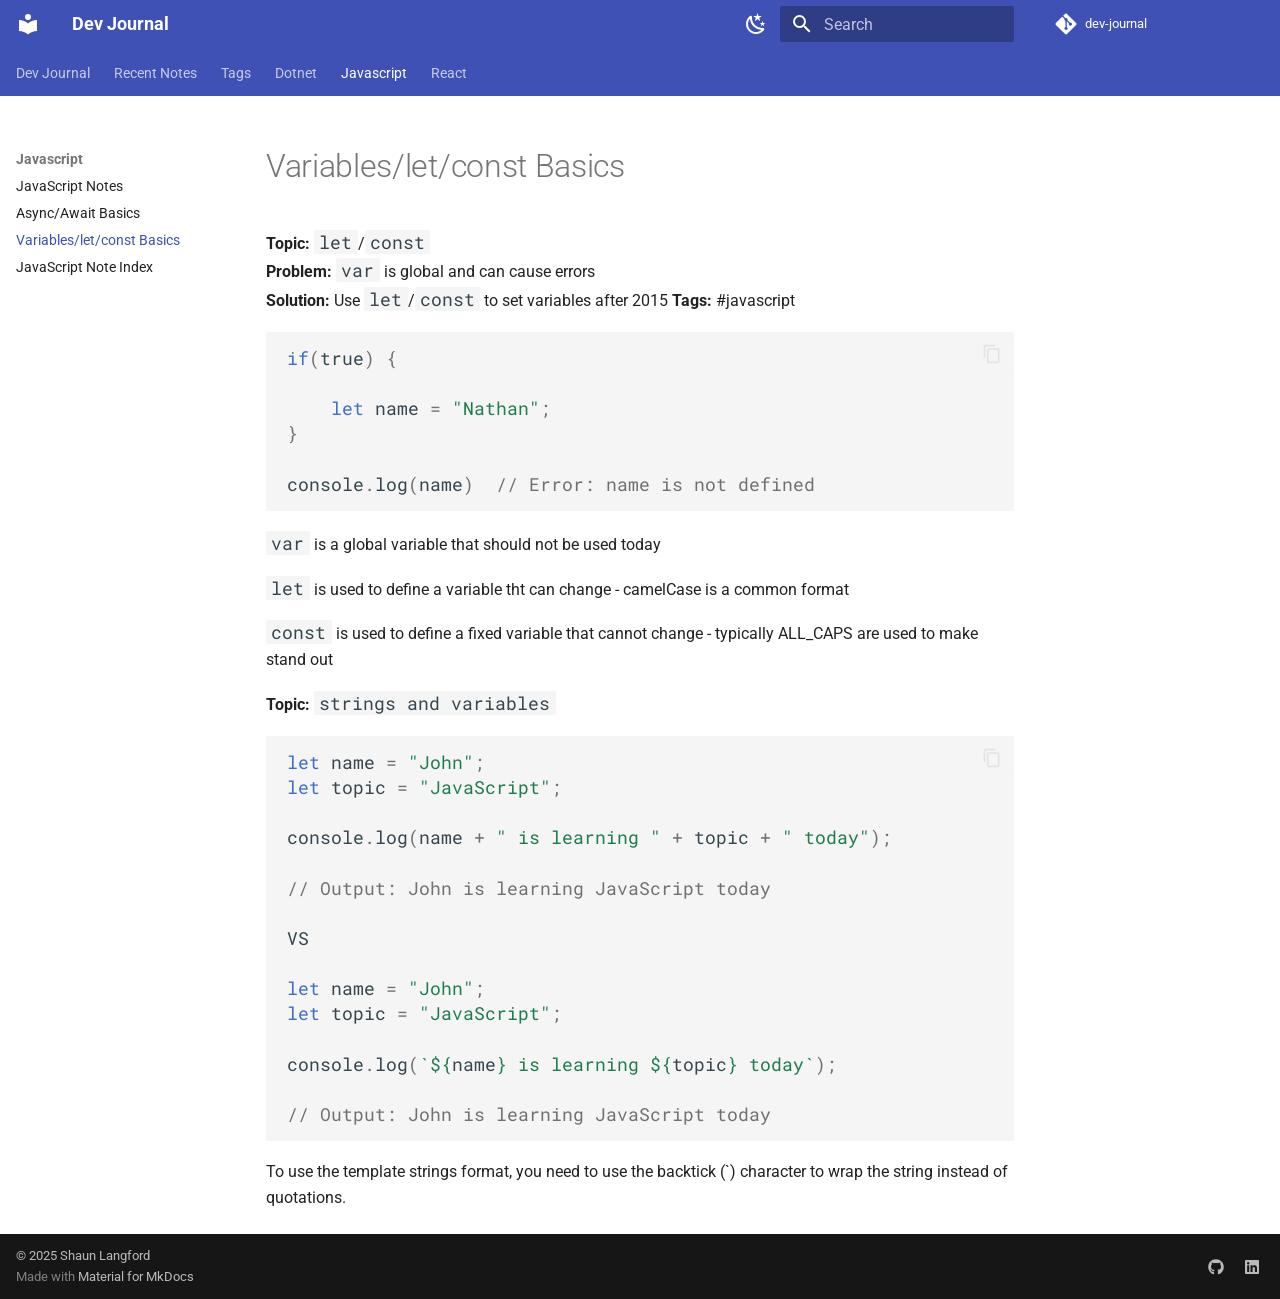
<file: javascript/2025-09-29_Variables/index.html>
<!doctype html>
<html lang="en" class="no-js">
  <head>
    
      <meta charset="utf-8">
      <meta name="viewport" content="width=device-width,initial-scale=1">
      
      
      
        <link rel="canonical" href="https://slangford06.github.io/dev-journal/javascript/2025-09-29_Variables/">
      
      
        <link rel="prev" href="../2025-09-28_async-await/">
      
      
        <link rel="next" href="../note-index/">
      
      
        
      
      
      <link rel="icon" href="../../assets/images/favicon.png">
      <meta name="generator" content="mkdocs-1.6.1, mkdocs-material-9.7.6">
    
    
      
        <title>Variables/let/const Basics - Dev Journal</title>
      
    
    
      <link rel="stylesheet" href="../../assets/stylesheets/main.484c7ddc.min.css">
      
        
        <link rel="stylesheet" href="../../assets/stylesheets/palette.ab4e12ef.min.css">
      
      


    
    
      
    
    
      
        
        
        <link rel="preconnect" href="https://fonts.gstatic.com" crossorigin>
        <link rel="stylesheet" href="https://fonts.googleapis.com/css?family=Roboto:300,300i,400,400i,700,700i%7CRoboto+Mono:400,400i,700,700i&display=fallback">
        <style>:root{--md-text-font:"Roboto";--md-code-font:"Roboto Mono"}</style>
      
    
    
      <link rel="stylesheet" href="../../assets/styles/extra.css">
    
    <script>__md_scope=new URL("../..",location),__md_hash=e=>[...e].reduce(((e,_)=>(e<<5)-e+_.charCodeAt(0)),0),__md_get=(e,_=localStorage,t=__md_scope)=>JSON.parse(_.getItem(t.pathname+"."+e)),__md_set=(e,_,t=localStorage,a=__md_scope)=>{try{t.setItem(a.pathname+"."+e,JSON.stringify(_))}catch(e){}}</script>
    
      

    
    
  </head>
  
  
    
    
      
    
    
    
    
    <body dir="ltr" data-md-color-scheme="default" data-md-color-primary="indigo" data-md-color-accent="indigo">
  
    
    <input class="md-toggle" data-md-toggle="drawer" type="checkbox" id="__drawer" autocomplete="off">
    <input class="md-toggle" data-md-toggle="search" type="checkbox" id="__search" autocomplete="off">
    <label class="md-overlay" for="__drawer"></label>
    <div data-md-component="skip">
      
        
        <a href="#variablesletconst-basics" class="md-skip">
          Skip to content
        </a>
      
    </div>
    <div data-md-component="announce">
      
    </div>
    
    
      

<header class="md-header" data-md-component="header">
  <nav class="md-header__inner md-grid" aria-label="Header">
    <a href="../.." title="Dev Journal" class="md-header__button md-logo" aria-label="Dev Journal" data-md-component="logo">
      
  
  <svg xmlns="http://www.w3.org/2000/svg" viewBox="0 0 24 24"><path d="M12 8a3 3 0 0 0 3-3 3 3 0 0 0-3-3 3 3 0 0 0-3 3 3 3 0 0 0 3 3m0 3.54C9.64 9.35 6.5 8 3 8v11c3.5 0 6.64 1.35 9 3.54 2.36-2.19 5.5-3.54 9-3.54V8c-3.5 0-6.64 1.35-9 3.54"/></svg>

    </a>
    <label class="md-header__button md-icon" for="__drawer">
      
      <svg xmlns="http://www.w3.org/2000/svg" viewBox="0 0 24 24"><path d="M3 6h18v2H3zm0 5h18v2H3zm0 5h18v2H3z"/></svg>
    </label>
    <div class="md-header__title" data-md-component="header-title">
      <div class="md-header__ellipsis">
        <div class="md-header__topic">
          <span class="md-ellipsis">
            Dev Journal
          </span>
        </div>
        <div class="md-header__topic" data-md-component="header-topic">
          <span class="md-ellipsis">
            
              Variables/let/const Basics
            
          </span>
        </div>
      </div>
    </div>
    
      
        <form class="md-header__option" data-md-component="palette">
  
    
    
    
    <input class="md-option" data-md-color-media="" data-md-color-scheme="default" data-md-color-primary="indigo" data-md-color-accent="indigo"  aria-label="Switch to dark mode"  type="radio" name="__palette" id="__palette_0">
    
      <label class="md-header__button md-icon" title="Switch to dark mode" for="__palette_1" hidden>
        <svg xmlns="http://www.w3.org/2000/svg" viewBox="0 0 24 24"><path d="m17.75 4.09-2.53 1.94.91 3.06-2.63-1.81-2.63 1.81.91-3.06-2.53-1.94L12.44 4l1.06-3 1.06 3zm3.5 6.91-1.64 1.25.59 1.98-1.7-1.17-1.7 1.17.59-1.98L15.75 11l2.06-.05L18.5 9l.69 1.95zm-2.28 4.95c.83-.08 1.72 1.1 1.19 1.85-.32.45-.66.87-1.08 1.27C15.17 23 8.84 23 4.94 19.07c-3.91-3.9-3.91-10.24 0-14.14.4-.4.82-.76 1.27-1.08.75-.53 1.93.36 1.85 1.19-.27 2.86.69 5.83 2.89 8.02a9.96 9.96 0 0 0 8.02 2.89m-1.64 2.02a12.08 12.08 0 0 1-7.8-3.47c-2.17-2.19-3.33-5-3.49-7.82-2.81 3.14-2.7 7.96.31 10.98 3.02 3.01 7.84 3.12 10.98.31"/></svg>
      </label>
    
  
    
    
    
    <input class="md-option" data-md-color-media="" data-md-color-scheme="slate" data-md-color-primary="indigo" data-md-color-accent="indigo"  aria-label="Switch to light mode"  type="radio" name="__palette" id="__palette_1">
    
      <label class="md-header__button md-icon" title="Switch to light mode" for="__palette_0" hidden>
        <svg xmlns="http://www.w3.org/2000/svg" viewBox="0 0 24 24"><path d="M12 7a5 5 0 0 1 5 5 5 5 0 0 1-5 5 5 5 0 0 1-5-5 5 5 0 0 1 5-5m0 2a3 3 0 0 0-3 3 3 3 0 0 0 3 3 3 3 0 0 0 3-3 3 3 0 0 0-3-3m0-7 2.39 3.42C13.65 5.15 12.84 5 12 5s-1.65.15-2.39.42zM3.34 7l4.16-.35A7.2 7.2 0 0 0 5.94 8.5c-.44.74-.69 1.5-.83 2.29zm.02 10 1.76-3.77a7.131 7.131 0 0 0 2.38 4.14zM20.65 7l-1.77 3.79a7.02 7.02 0 0 0-2.38-4.15zm-.01 10-4.14.36c.59-.51 1.12-1.14 1.54-1.86.42-.73.69-1.5.83-2.29zM12 22l-2.41-3.44c.74.27 1.55.44 2.41.44.82 0 1.63-.17 2.37-.44z"/></svg>
      </label>
    
  
</form>
      
    
    
      <script>var palette=__md_get("__palette");if(palette&&palette.color){if("(prefers-color-scheme)"===palette.color.media){var media=matchMedia("(prefers-color-scheme: light)"),input=document.querySelector(media.matches?"[data-md-color-media='(prefers-color-scheme: light)']":"[data-md-color-media='(prefers-color-scheme: dark)']");palette.color.media=input.getAttribute("data-md-color-media"),palette.color.scheme=input.getAttribute("data-md-color-scheme"),palette.color.primary=input.getAttribute("data-md-color-primary"),palette.color.accent=input.getAttribute("data-md-color-accent")}for(var[key,value]of Object.entries(palette.color))document.body.setAttribute("data-md-color-"+key,value)}</script>
    
    
    
      
      
        <label class="md-header__button md-icon" for="__search">
          
          <svg xmlns="http://www.w3.org/2000/svg" viewBox="0 0 24 24"><path d="M9.5 3A6.5 6.5 0 0 1 16 9.5c0 1.61-.59 3.09-1.56 4.23l.27.27h.79l5 5-1.5 1.5-5-5v-.79l-.27-.27A6.52 6.52 0 0 1 9.5 16 6.5 6.5 0 0 1 3 9.5 6.5 6.5 0 0 1 9.5 3m0 2C7 5 5 7 5 9.5S7 14 9.5 14 14 12 14 9.5 12 5 9.5 5"/></svg>
        </label>
        <div class="md-search" data-md-component="search" role="dialog">
  <label class="md-search__overlay" for="__search"></label>
  <div class="md-search__inner" role="search">
    <form class="md-search__form" name="search">
      <input type="text" class="md-search__input" name="query" aria-label="Search" placeholder="Search" autocapitalize="off" autocorrect="off" autocomplete="off" spellcheck="false" data-md-component="search-query" required>
      <label class="md-search__icon md-icon" for="__search">
        
        <svg xmlns="http://www.w3.org/2000/svg" viewBox="0 0 24 24"><path d="M9.5 3A6.5 6.5 0 0 1 16 9.5c0 1.61-.59 3.09-1.56 4.23l.27.27h.79l5 5-1.5 1.5-5-5v-.79l-.27-.27A6.52 6.52 0 0 1 9.5 16 6.5 6.5 0 0 1 3 9.5 6.5 6.5 0 0 1 9.5 3m0 2C7 5 5 7 5 9.5S7 14 9.5 14 14 12 14 9.5 12 5 9.5 5"/></svg>
        
        <svg xmlns="http://www.w3.org/2000/svg" viewBox="0 0 24 24"><path d="M20 11v2H8l5.5 5.5-1.42 1.42L4.16 12l7.92-7.92L13.5 5.5 8 11z"/></svg>
      </label>
      <nav class="md-search__options" aria-label="Search">
        
        <button type="reset" class="md-search__icon md-icon" title="Clear" aria-label="Clear" tabindex="-1">
          
          <svg xmlns="http://www.w3.org/2000/svg" viewBox="0 0 24 24"><path d="M19 6.41 17.59 5 12 10.59 6.41 5 5 6.41 10.59 12 5 17.59 6.41 19 12 13.41 17.59 19 19 17.59 13.41 12z"/></svg>
        </button>
      </nav>
      
        <div class="md-search__suggest" data-md-component="search-suggest"></div>
      
    </form>
    <div class="md-search__output">
      <div class="md-search__scrollwrap" tabindex="0" data-md-scrollfix>
        <div class="md-search-result" data-md-component="search-result">
          <div class="md-search-result__meta">
            Initializing search
          </div>
          <ol class="md-search-result__list" role="presentation"></ol>
        </div>
      </div>
    </div>
  </div>
</div>
      
    
    
      <div class="md-header__source">
        <a href="https://github.com/slangford06/dev-journal" title="Go to repository" class="md-source" data-md-component="source">
  <div class="md-source__icon md-icon">
    
    <svg xmlns="http://www.w3.org/2000/svg" viewBox="0 0 448 512"><!--! Font Awesome Free 7.1.0 by @fontawesome - https://fontawesome.com License - https://fontawesome.com/license/free (Icons: CC BY 4.0, Fonts: SIL OFL 1.1, Code: MIT License) Copyright 2025 Fonticons, Inc.--><path d="M439.6 236.1 244 40.5c-5.4-5.5-12.8-8.5-20.4-8.5s-15 3-20.4 8.4L162.5 81l51.5 51.5c27.1-9.1 52.7 16.8 43.4 43.7l49.7 49.7c34.2-11.8 61.2 31 35.5 56.7-26.5 26.5-70.2-2.9-56-37.3L240.3 199v121.9c25.3 12.5 22.3 41.8 9.1 55-6.4 6.4-15.2 10.1-24.3 10.1s-17.8-3.6-24.3-10.1c-17.6-17.6-11.1-46.9 11.2-56v-123c-20.8-8.5-24.6-30.7-18.6-45L142.6 101 8.5 235.1C3 240.6 0 247.9 0 255.5s3 15 8.5 20.4l195.6 195.7c5.4 5.4 12.7 8.4 20.4 8.4s15-3 20.4-8.4l194.7-194.7c5.4-5.4 8.4-12.8 8.4-20.4s-3-15-8.4-20.4"/></svg>
  </div>
  <div class="md-source__repository">
    dev-journal
  </div>
</a>
      </div>
    
  </nav>
  
</header>
    
    <div class="md-container" data-md-component="container">
      
      
        
          
            
<nav class="md-tabs" aria-label="Tabs" data-md-component="tabs">
  <div class="md-grid">
    <ul class="md-tabs__list">
      
        
  
  
  
  
    <li class="md-tabs__item">
      <a href="../.." class="md-tabs__link">
        
  
  
    
  
  Dev Journal

      </a>
    </li>
  

      
        
  
  
  
  
    <li class="md-tabs__item">
      <a href="../../recent-notes/" class="md-tabs__link">
        
  
  
    
  
  Recent Notes

      </a>
    </li>
  

      
        
  
  
  
  
    <li class="md-tabs__item">
      <a href="../../tags/" class="md-tabs__link">
        
  
  
    
  
  Tags

      </a>
    </li>
  

      
        
  
  
  
  
    
    
      <li class="md-tabs__item">
        <a href="../../dotnet/" class="md-tabs__link">
          
  
  
  Dotnet

        </a>
      </li>
    
  

      
        
  
  
  
    
  
  
    
    
      <li class="md-tabs__item md-tabs__item--active">
        <a href="../" class="md-tabs__link">
          
  
  
  Javascript

        </a>
      </li>
    
  

      
        
  
  
  
  
    
    
      <li class="md-tabs__item">
        <a href="../../react/" class="md-tabs__link">
          
  
  
  React

        </a>
      </li>
    
  

      
    </ul>
  </div>
</nav>
          
        
      
      <main class="md-main" data-md-component="main">
        <div class="md-main__inner md-grid">
          
            
              
              <div class="md-sidebar md-sidebar--primary" data-md-component="sidebar" data-md-type="navigation" >
                <div class="md-sidebar__scrollwrap">
                  <div class="md-sidebar__inner">
                    


  


<nav class="md-nav md-nav--primary md-nav--lifted" aria-label="Navigation" data-md-level="0">
  <label class="md-nav__title" for="__drawer">
    <a href="../.." title="Dev Journal" class="md-nav__button md-logo" aria-label="Dev Journal" data-md-component="logo">
      
  
  <svg xmlns="http://www.w3.org/2000/svg" viewBox="0 0 24 24"><path d="M12 8a3 3 0 0 0 3-3 3 3 0 0 0-3-3 3 3 0 0 0-3 3 3 3 0 0 0 3 3m0 3.54C9.64 9.35 6.5 8 3 8v11c3.5 0 6.64 1.35 9 3.54 2.36-2.19 5.5-3.54 9-3.54V8c-3.5 0-6.64 1.35-9 3.54"/></svg>

    </a>
    Dev Journal
  </label>
  
    <div class="md-nav__source">
      <a href="https://github.com/slangford06/dev-journal" title="Go to repository" class="md-source" data-md-component="source">
  <div class="md-source__icon md-icon">
    
    <svg xmlns="http://www.w3.org/2000/svg" viewBox="0 0 448 512"><!--! Font Awesome Free 7.1.0 by @fontawesome - https://fontawesome.com License - https://fontawesome.com/license/free (Icons: CC BY 4.0, Fonts: SIL OFL 1.1, Code: MIT License) Copyright 2025 Fonticons, Inc.--><path d="M439.6 236.1 244 40.5c-5.4-5.5-12.8-8.5-20.4-8.5s-15 3-20.4 8.4L162.5 81l51.5 51.5c27.1-9.1 52.7 16.8 43.4 43.7l49.7 49.7c34.2-11.8 61.2 31 35.5 56.7-26.5 26.5-70.2-2.9-56-37.3L240.3 199v121.9c25.3 12.5 22.3 41.8 9.1 55-6.4 6.4-15.2 10.1-24.3 10.1s-17.8-3.6-24.3-10.1c-17.6-17.6-11.1-46.9 11.2-56v-123c-20.8-8.5-24.6-30.7-18.6-45L142.6 101 8.5 235.1C3 240.6 0 247.9 0 255.5s3 15 8.5 20.4l195.6 195.7c5.4 5.4 12.7 8.4 20.4 8.4s15-3 20.4-8.4l194.7-194.7c5.4-5.4 8.4-12.8 8.4-20.4s-3-15-8.4-20.4"/></svg>
  </div>
  <div class="md-source__repository">
    dev-journal
  </div>
</a>
    </div>
  
  <ul class="md-nav__list" data-md-scrollfix>
    
      
      
  
  
  
  
    <li class="md-nav__item">
      <a href="../.." class="md-nav__link">
        
  
  
  <span class="md-ellipsis">
    
  
    Dev Journal
  

    
  </span>
  
  

      </a>
    </li>
  

    
      
      
  
  
  
  
    <li class="md-nav__item">
      <a href="../../recent-notes/" class="md-nav__link">
        
  
  
  <span class="md-ellipsis">
    
  
    Recent Notes
  

    
  </span>
  
  

      </a>
    </li>
  

    
      
      
  
  
  
  
    <li class="md-nav__item">
      <a href="../../tags/" class="md-nav__link">
        
  
  
  <span class="md-ellipsis">
    
  
    Tags
  

    
  </span>
  
  

      </a>
    </li>
  

    
      
      
  
  
  
  
    
    
    
    
      
      
        
      
    
    
    <li class="md-nav__item md-nav__item--nested">
      
        
        
          
        
        <input class="md-nav__toggle md-toggle md-toggle--indeterminate" type="checkbox" id="__nav_4" >
        
          
          <label class="md-nav__link" for="__nav_4" id="__nav_4_label" tabindex="0">
            
  
  
  <span class="md-ellipsis">
    
  
    Dotnet
  

    
  </span>
  
  

            <span class="md-nav__icon md-icon"></span>
          </label>
        
        <nav class="md-nav" data-md-level="1" aria-labelledby="__nav_4_label" aria-expanded="false">
          <label class="md-nav__title" for="__nav_4">
            <span class="md-nav__icon md-icon"></span>
            
  
    Dotnet
  

          </label>
          <ul class="md-nav__list" data-md-scrollfix>
            
              
                
  
  
  
  
    <li class="md-nav__item">
      <a href="../../dotnet/" class="md-nav__link">
        
  
  
  <span class="md-ellipsis">
    
  
    .NET Notes
  

    
  </span>
  
  

      </a>
    </li>
  

              
            
              
                
  
  
  
  
    <li class="md-nav__item">
      <a href="../../dotnet/note-index/" class="md-nav__link">
        
  
  
  <span class="md-ellipsis">
    
  
    .NET Note Index
  

    
  </span>
  
  

      </a>
    </li>
  

              
            
          </ul>
        </nav>
      
    </li>
  

    
      
      
  
  
    
  
  
  
    
    
    
    
      
        
        
      
      
        
      
    
    
    <li class="md-nav__item md-nav__item--active md-nav__item--section md-nav__item--nested">
      
        
        
        <input class="md-nav__toggle md-toggle " type="checkbox" id="__nav_5" checked>
        
          
          <label class="md-nav__link" for="__nav_5" id="__nav_5_label" tabindex="">
            
  
  
  <span class="md-ellipsis">
    
  
    Javascript
  

    
  </span>
  
  

            <span class="md-nav__icon md-icon"></span>
          </label>
        
        <nav class="md-nav" data-md-level="1" aria-labelledby="__nav_5_label" aria-expanded="true">
          <label class="md-nav__title" for="__nav_5">
            <span class="md-nav__icon md-icon"></span>
            
  
    Javascript
  

          </label>
          <ul class="md-nav__list" data-md-scrollfix>
            
              
                
  
  
  
  
    <li class="md-nav__item">
      <a href="../" class="md-nav__link">
        
  
  
  <span class="md-ellipsis">
    
  
    JavaScript Notes
  

    
  </span>
  
  

      </a>
    </li>
  

              
            
              
                
  
  
  
  
    <li class="md-nav__item">
      <a href="../2025-09-28_async-await/" class="md-nav__link">
        
  
  
  <span class="md-ellipsis">
    
  
    Async/Await Basics
  

    
  </span>
  
  

      </a>
    </li>
  

              
            
              
                
  
  
    
  
  
  
    <li class="md-nav__item md-nav__item--active">
      
      <input class="md-nav__toggle md-toggle" type="checkbox" id="__toc">
      
      
        
      
      
      <a href="./" class="md-nav__link md-nav__link--active">
        
  
  
  <span class="md-ellipsis">
    
  
    Variables/let/const Basics
  

    
  </span>
  
  

      </a>
      
    </li>
  

              
            
              
                
  
  
  
  
    <li class="md-nav__item">
      <a href="../note-index/" class="md-nav__link">
        
  
  
  <span class="md-ellipsis">
    
  
    JavaScript Note Index
  

    
  </span>
  
  

      </a>
    </li>
  

              
            
          </ul>
        </nav>
      
    </li>
  

    
      
      
  
  
  
  
    
    
    
    
      
      
        
      
    
    
    <li class="md-nav__item md-nav__item--nested">
      
        
        
          
        
        <input class="md-nav__toggle md-toggle md-toggle--indeterminate" type="checkbox" id="__nav_6" >
        
          
          <label class="md-nav__link" for="__nav_6" id="__nav_6_label" tabindex="0">
            
  
  
  <span class="md-ellipsis">
    
  
    React
  

    
  </span>
  
  

            <span class="md-nav__icon md-icon"></span>
          </label>
        
        <nav class="md-nav" data-md-level="1" aria-labelledby="__nav_6_label" aria-expanded="false">
          <label class="md-nav__title" for="__nav_6">
            <span class="md-nav__icon md-icon"></span>
            
  
    React
  

          </label>
          <ul class="md-nav__list" data-md-scrollfix>
            
              
                
  
  
  
  
    <li class="md-nav__item">
      <a href="../../react/" class="md-nav__link">
        
  
  
  <span class="md-ellipsis">
    
  
    React Notes
  

    
  </span>
  
  

      </a>
    </li>
  

              
            
              
                
  
  
  
  
    <li class="md-nav__item">
      <a href="../../react/2025-10-20_useEffect-cleanup/" class="md-nav__link">
        
  
  
  <span class="md-ellipsis">
    
  
    React useEffect Cleanup
  

    
  </span>
  
  

      </a>
    </li>
  

              
            
              
                
  
  
  
  
    <li class="md-nav__item">
      <a href="../../react/note-index/" class="md-nav__link">
        
  
  
  <span class="md-ellipsis">
    
  
    React Note Index
  

    
  </span>
  
  

      </a>
    </li>
  

              
            
          </ul>
        </nav>
      
    </li>
  

    
  </ul>
</nav>
                  </div>
                </div>
              </div>
            
            
              
              <div class="md-sidebar md-sidebar--secondary" data-md-component="sidebar" data-md-type="toc" >
                <div class="md-sidebar__scrollwrap">
                  <div class="md-sidebar__inner">
                    

<nav class="md-nav md-nav--secondary" aria-label="Table of contents">
  
  
  
    
  
  
</nav>
                  </div>
                </div>
              </div>
            
          
          
            <div class="md-content" data-md-component="content">
              
              <article class="md-content__inner md-typeset">
                
                  


  
  


<h1 id="variablesletconst-basics">Variables/let/const Basics<a class="headerlink" href="#variablesletconst-basics" title="Permanent link">&para;</a></h1>
<p><strong>Topic:</strong> <code>let</code>/<code>const</code><br />
<strong>Problem:</strong> <code>var</code> is global and can cause errors<br />
<strong>Solution:</strong> Use <code>let</code>/<code>const</code> to set variables after 2015
<strong>Tags:</strong> #javascript</p>
<div class="highlight"><pre><span></span><code><span class="k">if</span><span class="p">(</span><span class="kc">true</span><span class="p">)</span><span class="w"> </span><span class="p">{</span>

<span class="w">    </span><span class="kd">let</span><span class="w"> </span><span class="nx">name</span><span class="w"> </span><span class="o">=</span><span class="w"> </span><span class="s2">&quot;Nathan&quot;</span><span class="p">;</span>
<span class="p">}</span>

<span class="nx">console</span><span class="p">.</span><span class="nx">log</span><span class="p">(</span><span class="nx">name</span><span class="p">)</span><span class="w">  </span><span class="c1">// Error: name is not defined</span>
</code></pre></div>
<p><code>var</code> is a global variable that should not be used today</p>
<p><code>let</code> is used to define a variable tht can change - camelCase is a common format</p>
<p><code>const</code> is used to define a fixed variable that cannot change - typically ALL_CAPS are used to make stand out</p>
<p><strong>Topic:</strong> <code>strings and variables</code>  </p>
<div class="highlight"><pre><span></span><code><span class="kd">let</span><span class="w"> </span><span class="nx">name</span><span class="w"> </span><span class="o">=</span><span class="w"> </span><span class="s2">&quot;John&quot;</span><span class="p">;</span>
<span class="kd">let</span><span class="w"> </span><span class="nx">topic</span><span class="w"> </span><span class="o">=</span><span class="w"> </span><span class="s2">&quot;JavaScript&quot;</span><span class="p">;</span>

<span class="nx">console</span><span class="p">.</span><span class="nx">log</span><span class="p">(</span><span class="nx">name</span><span class="w"> </span><span class="o">+</span><span class="w"> </span><span class="s2">&quot; is learning &quot;</span><span class="w"> </span><span class="o">+</span><span class="w"> </span><span class="nx">topic</span><span class="w"> </span><span class="o">+</span><span class="w"> </span><span class="s2">&quot; today&quot;</span><span class="p">);</span>

<span class="c1">// Output: John is learning JavaScript today</span>

<span class="nx">VS</span>

<span class="kd">let</span><span class="w"> </span><span class="nx">name</span><span class="w"> </span><span class="o">=</span><span class="w"> </span><span class="s2">&quot;John&quot;</span><span class="p">;</span>
<span class="kd">let</span><span class="w"> </span><span class="nx">topic</span><span class="w"> </span><span class="o">=</span><span class="w"> </span><span class="s2">&quot;JavaScript&quot;</span><span class="p">;</span>

<span class="nx">console</span><span class="p">.</span><span class="nx">log</span><span class="p">(</span><span class="sb">`</span><span class="si">${</span><span class="nx">name</span><span class="si">}</span><span class="sb"> is learning </span><span class="si">${</span><span class="nx">topic</span><span class="si">}</span><span class="sb"> today`</span><span class="p">);</span>

<span class="c1">// Output: John is learning JavaScript today</span>
</code></pre></div>
<p>To use the template strings format, you need to use the backtick (`) character to wrap the string instead of quotations.</p>












                
              </article>
            </div>
          
          
  <script>var tabs=__md_get("__tabs");if(Array.isArray(tabs))e:for(var set of document.querySelectorAll(".tabbed-set")){var labels=set.querySelector(".tabbed-labels");for(var tab of tabs)for(var label of labels.getElementsByTagName("label"))if(label.innerText.trim()===tab){var input=document.getElementById(label.htmlFor);input.checked=!0;continue e}}</script>

<script>var target=document.getElementById(location.hash.slice(1));target&&target.name&&(target.checked=target.name.startsWith("__tabbed_"))</script>
        </div>
        
          <button type="button" class="md-top md-icon" data-md-component="top" hidden>
  
  <svg xmlns="http://www.w3.org/2000/svg" viewBox="0 0 24 24"><path d="M13 20h-2V8l-5.5 5.5-1.42-1.42L12 4.16l7.92 7.92-1.42 1.42L13 8z"/></svg>
  Back to top
</button>
        
      </main>
      
        <footer class="md-footer">
  
  <div class="md-footer-meta md-typeset">
    <div class="md-footer-meta__inner md-grid">
      <div class="md-copyright">
  
    <div class="md-copyright__highlight">
      © 2025 Shaun Langford
    </div>
  
  
    Made with
    <a href="https://squidfunk.github.io/mkdocs-material/" target="_blank" rel="noopener">
      Material for MkDocs
    </a>
  
</div>
      
        
<div class="md-social">
  
    
    
    
    
    <a href="https://github.com/slangford06" target="_blank" rel="noopener" title="GitHub" class="md-social__link">
      <svg xmlns="http://www.w3.org/2000/svg" viewBox="0 0 512 512"><!--! Font Awesome Free 7.1.0 by @fontawesome - https://fontawesome.com License - https://fontawesome.com/license/free (Icons: CC BY 4.0, Fonts: SIL OFL 1.1, Code: MIT License) Copyright 2025 Fonticons, Inc.--><path d="M173.9 397.4c0 2-2.3 3.6-5.2 3.6-3.3.3-5.6-1.3-5.6-3.6 0-2 2.3-3.6 5.2-3.6 3-.3 5.6 1.3 5.6 3.6m-31.1-4.5c-.7 2 1.3 4.3 4.3 4.9 2.6 1 5.6 0 6.2-2s-1.3-4.3-4.3-5.2c-2.6-.7-5.5.3-6.2 2.3m44.2-1.7c-2.9.7-4.9 2.6-4.6 4.9.3 2 2.9 3.3 5.9 2.6 2.9-.7 4.9-2.6 4.6-4.6-.3-1.9-3-3.2-5.9-2.9M252.8 8C114.1 8 8 113.3 8 252c0 110.9 69.8 205.8 169.5 239.2 12.8 2.3 17.3-5.6 17.3-12.1 0-6.2-.3-40.4-.3-61.4 0 0-70 15-84.7-29.8 0 0-11.4-29.1-27.8-36.6 0 0-22.9-15.7 1.6-15.4 0 0 24.9 2 38.6 25.8 21.9 38.6 58.6 27.5 72.9 20.9 2.3-16 8.8-27.1 16-33.7-55.9-6.2-112.3-14.3-112.3-110.5 0-27.5 7.6-41.3 23.6-58.9-2.6-6.5-11.1-33.3 2.6-67.9 20.9-6.5 69 27 69 27 20-5.6 41.5-8.5 62.8-8.5s42.8 2.9 62.8 8.5c0 0 48.1-33.6 69-27 13.7 34.7 5.2 61.4 2.6 67.9 16 17.7 25.8 31.5 25.8 58.9 0 96.5-58.9 104.2-114.8 110.5 9.2 7.9 17 22.9 17 46.4 0 33.7-.3 75.4-.3 83.6 0 6.5 4.6 14.4 17.3 12.1C436.2 457.8 504 362.9 504 252 504 113.3 391.5 8 252.8 8M105.2 352.9c-1.3 1-1 3.3.7 5.2 1.6 1.6 3.9 2.3 5.2 1 1.3-1 1-3.3-.7-5.2-1.6-1.6-3.9-2.3-5.2-1m-10.8-8.1c-.7 1.3.3 2.9 2.3 3.9 1.6 1 3.6.7 4.3-.7.7-1.3-.3-2.9-2.3-3.9-2-.6-3.6-.3-4.3.7m32.4 35.6c-1.6 1.3-1 4.3 1.3 6.2 2.3 2.3 5.2 2.6 6.5 1 1.3-1.3.7-4.3-1.3-6.2-2.2-2.3-5.2-2.6-6.5-1m-11.4-14.7c-1.6 1-1.6 3.6 0 5.9s4.3 3.3 5.6 2.3c1.6-1.3 1.6-3.9 0-6.2-1.4-2.3-4-3.3-5.6-2"/></svg>
    </a>
  
    
    
    
    
    <a href="https://www.linkedin.com/in/slangford06/" target="_blank" rel="noopener" title="LinkedIn" class="md-social__link">
      <svg xmlns="http://www.w3.org/2000/svg" viewBox="0 0 448 512"><!--! Font Awesome Free 7.1.0 by @fontawesome - https://fontawesome.com License - https://fontawesome.com/license/free (Icons: CC BY 4.0, Fonts: SIL OFL 1.1, Code: MIT License) Copyright 2025 Fonticons, Inc.--><path d="M416 32H31.9C14.3 32 0 46.5 0 64.3v383.4C0 465.5 14.3 480 31.9 480H416c17.6 0 32-14.5 32-32.3V64.3c0-17.8-14.4-32.3-32-32.3M135.4 416H69V202.2h66.5V416zM102.2 96a38.5 38.5 0 1 1 0 77 38.5 38.5 0 1 1 0-77m282.1 320h-66.4V312c0-24.8-.5-56.7-34.5-56.7-34.6 0-39.9 27-39.9 54.9V416h-66.4V202.2h63.7v29.2h.9c8.9-16.8 30.6-34.5 62.9-34.5 67.2 0 79.7 44.3 79.7 101.9z"/></svg>
    </a>
  
</div>
      
    </div>
  </div>
</footer>
      
    </div>
    <div class="md-dialog" data-md-component="dialog">
      <div class="md-dialog__inner md-typeset"></div>
    </div>
    
    
    
      
      
      <script id="__config" type="application/json">{"annotate": null, "base": "../..", "features": ["navigation.instant", "navigation.tracking", "navigation.sections", "navigation.expand", "navigation.tabs", "navigation.top", "search.suggest", "search.highlight", "content.code.copy", "content.tabs.link", "header.autohide"], "search": "../../assets/javascripts/workers/search.2c215733.min.js", "tags": null, "translations": {"clipboard.copied": "Copied to clipboard", "clipboard.copy": "Copy to clipboard", "search.result.more.one": "1 more on this page", "search.result.more.other": "# more on this page", "search.result.none": "No matching documents", "search.result.one": "1 matching document", "search.result.other": "# matching documents", "search.result.placeholder": "Type to start searching", "search.result.term.missing": "Missing", "select.version": "Select version"}, "version": null}</script>
    
    
      <script src="../../assets/javascripts/bundle.79ae519e.min.js"></script>
      
        <script src="../../assets/javascripts/new-entry.js"></script>
      
    
  </body>
</html>
</file>
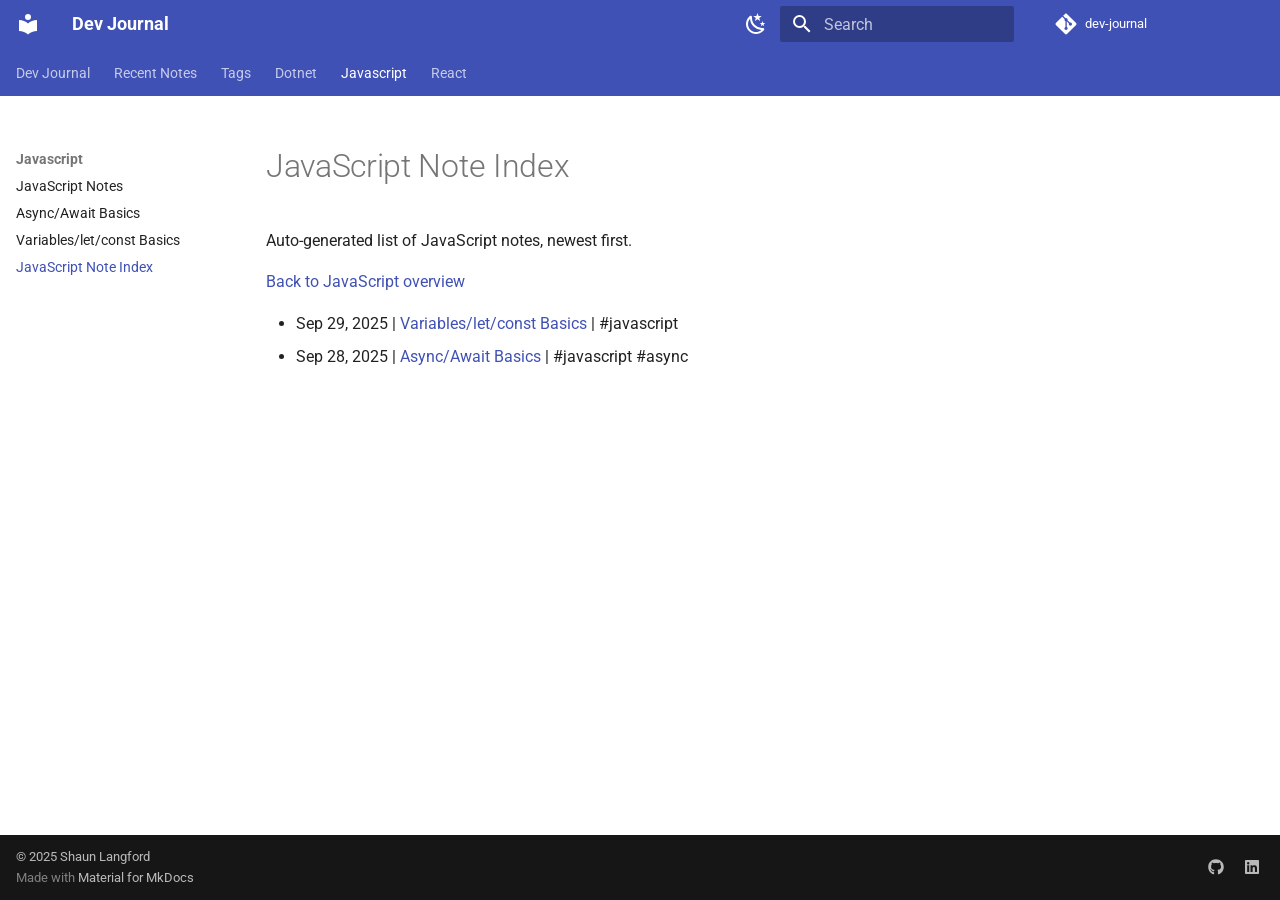
<file: javascript/note-index/index.html>
<!doctype html>
<html lang="en" class="no-js">
  <head>
    
      <meta charset="utf-8">
      <meta name="viewport" content="width=device-width,initial-scale=1">
      
      
      
        <link rel="canonical" href="https://slangford06.github.io/dev-journal/javascript/note-index/">
      
      
        <link rel="prev" href="../2025-09-29_Variables/">
      
      
        <link rel="next" href="../../react/">
      
      
        
      
      
      <link rel="icon" href="../../assets/images/favicon.png">
      <meta name="generator" content="mkdocs-1.6.1, mkdocs-material-9.7.6">
    
    
      
        <title>JavaScript Note Index - Dev Journal</title>
      
    
    
      <link rel="stylesheet" href="../../assets/stylesheets/main.484c7ddc.min.css">
      
        
        <link rel="stylesheet" href="../../assets/stylesheets/palette.ab4e12ef.min.css">
      
      


    
    
      
    
    
      
        
        
        <link rel="preconnect" href="https://fonts.gstatic.com" crossorigin>
        <link rel="stylesheet" href="https://fonts.googleapis.com/css?family=Roboto:300,300i,400,400i,700,700i%7CRoboto+Mono:400,400i,700,700i&display=fallback">
        <style>:root{--md-text-font:"Roboto";--md-code-font:"Roboto Mono"}</style>
      
    
    
      <link rel="stylesheet" href="../../assets/styles/extra.css">
    
    <script>__md_scope=new URL("../..",location),__md_hash=e=>[...e].reduce(((e,_)=>(e<<5)-e+_.charCodeAt(0)),0),__md_get=(e,_=localStorage,t=__md_scope)=>JSON.parse(_.getItem(t.pathname+"."+e)),__md_set=(e,_,t=localStorage,a=__md_scope)=>{try{t.setItem(a.pathname+"."+e,JSON.stringify(_))}catch(e){}}</script>
    
      

    
    
  </head>
  
  
    
    
      
    
    
    
    
    <body dir="ltr" data-md-color-scheme="default" data-md-color-primary="indigo" data-md-color-accent="indigo">
  
    
    <input class="md-toggle" data-md-toggle="drawer" type="checkbox" id="__drawer" autocomplete="off">
    <input class="md-toggle" data-md-toggle="search" type="checkbox" id="__search" autocomplete="off">
    <label class="md-overlay" for="__drawer"></label>
    <div data-md-component="skip">
      
        
        <a href="#javascript-note-index" class="md-skip">
          Skip to content
        </a>
      
    </div>
    <div data-md-component="announce">
      
    </div>
    
    
      

<header class="md-header" data-md-component="header">
  <nav class="md-header__inner md-grid" aria-label="Header">
    <a href="../.." title="Dev Journal" class="md-header__button md-logo" aria-label="Dev Journal" data-md-component="logo">
      
  
  <svg xmlns="http://www.w3.org/2000/svg" viewBox="0 0 24 24"><path d="M12 8a3 3 0 0 0 3-3 3 3 0 0 0-3-3 3 3 0 0 0-3 3 3 3 0 0 0 3 3m0 3.54C9.64 9.35 6.5 8 3 8v11c3.5 0 6.64 1.35 9 3.54 2.36-2.19 5.5-3.54 9-3.54V8c-3.5 0-6.64 1.35-9 3.54"/></svg>

    </a>
    <label class="md-header__button md-icon" for="__drawer">
      
      <svg xmlns="http://www.w3.org/2000/svg" viewBox="0 0 24 24"><path d="M3 6h18v2H3zm0 5h18v2H3zm0 5h18v2H3z"/></svg>
    </label>
    <div class="md-header__title" data-md-component="header-title">
      <div class="md-header__ellipsis">
        <div class="md-header__topic">
          <span class="md-ellipsis">
            Dev Journal
          </span>
        </div>
        <div class="md-header__topic" data-md-component="header-topic">
          <span class="md-ellipsis">
            
              JavaScript Note Index
            
          </span>
        </div>
      </div>
    </div>
    
      
        <form class="md-header__option" data-md-component="palette">
  
    
    
    
    <input class="md-option" data-md-color-media="" data-md-color-scheme="default" data-md-color-primary="indigo" data-md-color-accent="indigo"  aria-label="Switch to dark mode"  type="radio" name="__palette" id="__palette_0">
    
      <label class="md-header__button md-icon" title="Switch to dark mode" for="__palette_1" hidden>
        <svg xmlns="http://www.w3.org/2000/svg" viewBox="0 0 24 24"><path d="m17.75 4.09-2.53 1.94.91 3.06-2.63-1.81-2.63 1.81.91-3.06-2.53-1.94L12.44 4l1.06-3 1.06 3zm3.5 6.91-1.64 1.25.59 1.98-1.7-1.17-1.7 1.17.59-1.98L15.75 11l2.06-.05L18.5 9l.69 1.95zm-2.28 4.95c.83-.08 1.72 1.1 1.19 1.85-.32.45-.66.87-1.08 1.27C15.17 23 8.84 23 4.94 19.07c-3.91-3.9-3.91-10.24 0-14.14.4-.4.82-.76 1.27-1.08.75-.53 1.93.36 1.85 1.19-.27 2.86.69 5.83 2.89 8.02a9.96 9.96 0 0 0 8.02 2.89m-1.64 2.02a12.08 12.08 0 0 1-7.8-3.47c-2.17-2.19-3.33-5-3.49-7.82-2.81 3.14-2.7 7.96.31 10.98 3.02 3.01 7.84 3.12 10.98.31"/></svg>
      </label>
    
  
    
    
    
    <input class="md-option" data-md-color-media="" data-md-color-scheme="slate" data-md-color-primary="indigo" data-md-color-accent="indigo"  aria-label="Switch to light mode"  type="radio" name="__palette" id="__palette_1">
    
      <label class="md-header__button md-icon" title="Switch to light mode" for="__palette_0" hidden>
        <svg xmlns="http://www.w3.org/2000/svg" viewBox="0 0 24 24"><path d="M12 7a5 5 0 0 1 5 5 5 5 0 0 1-5 5 5 5 0 0 1-5-5 5 5 0 0 1 5-5m0 2a3 3 0 0 0-3 3 3 3 0 0 0 3 3 3 3 0 0 0 3-3 3 3 0 0 0-3-3m0-7 2.39 3.42C13.65 5.15 12.84 5 12 5s-1.65.15-2.39.42zM3.34 7l4.16-.35A7.2 7.2 0 0 0 5.94 8.5c-.44.74-.69 1.5-.83 2.29zm.02 10 1.76-3.77a7.131 7.131 0 0 0 2.38 4.14zM20.65 7l-1.77 3.79a7.02 7.02 0 0 0-2.38-4.15zm-.01 10-4.14.36c.59-.51 1.12-1.14 1.54-1.86.42-.73.69-1.5.83-2.29zM12 22l-2.41-3.44c.74.27 1.55.44 2.41.44.82 0 1.63-.17 2.37-.44z"/></svg>
      </label>
    
  
</form>
      
    
    
      <script>var palette=__md_get("__palette");if(palette&&palette.color){if("(prefers-color-scheme)"===palette.color.media){var media=matchMedia("(prefers-color-scheme: light)"),input=document.querySelector(media.matches?"[data-md-color-media='(prefers-color-scheme: light)']":"[data-md-color-media='(prefers-color-scheme: dark)']");palette.color.media=input.getAttribute("data-md-color-media"),palette.color.scheme=input.getAttribute("data-md-color-scheme"),palette.color.primary=input.getAttribute("data-md-color-primary"),palette.color.accent=input.getAttribute("data-md-color-accent")}for(var[key,value]of Object.entries(palette.color))document.body.setAttribute("data-md-color-"+key,value)}</script>
    
    
    
      
      
        <label class="md-header__button md-icon" for="__search">
          
          <svg xmlns="http://www.w3.org/2000/svg" viewBox="0 0 24 24"><path d="M9.5 3A6.5 6.5 0 0 1 16 9.5c0 1.61-.59 3.09-1.56 4.23l.27.27h.79l5 5-1.5 1.5-5-5v-.79l-.27-.27A6.52 6.52 0 0 1 9.5 16 6.5 6.5 0 0 1 3 9.5 6.5 6.5 0 0 1 9.5 3m0 2C7 5 5 7 5 9.5S7 14 9.5 14 14 12 14 9.5 12 5 9.5 5"/></svg>
        </label>
        <div class="md-search" data-md-component="search" role="dialog">
  <label class="md-search__overlay" for="__search"></label>
  <div class="md-search__inner" role="search">
    <form class="md-search__form" name="search">
      <input type="text" class="md-search__input" name="query" aria-label="Search" placeholder="Search" autocapitalize="off" autocorrect="off" autocomplete="off" spellcheck="false" data-md-component="search-query" required>
      <label class="md-search__icon md-icon" for="__search">
        
        <svg xmlns="http://www.w3.org/2000/svg" viewBox="0 0 24 24"><path d="M9.5 3A6.5 6.5 0 0 1 16 9.5c0 1.61-.59 3.09-1.56 4.23l.27.27h.79l5 5-1.5 1.5-5-5v-.79l-.27-.27A6.52 6.52 0 0 1 9.5 16 6.5 6.5 0 0 1 3 9.5 6.5 6.5 0 0 1 9.5 3m0 2C7 5 5 7 5 9.5S7 14 9.5 14 14 12 14 9.5 12 5 9.5 5"/></svg>
        
        <svg xmlns="http://www.w3.org/2000/svg" viewBox="0 0 24 24"><path d="M20 11v2H8l5.5 5.5-1.42 1.42L4.16 12l7.92-7.92L13.5 5.5 8 11z"/></svg>
      </label>
      <nav class="md-search__options" aria-label="Search">
        
        <button type="reset" class="md-search__icon md-icon" title="Clear" aria-label="Clear" tabindex="-1">
          
          <svg xmlns="http://www.w3.org/2000/svg" viewBox="0 0 24 24"><path d="M19 6.41 17.59 5 12 10.59 6.41 5 5 6.41 10.59 12 5 17.59 6.41 19 12 13.41 17.59 19 19 17.59 13.41 12z"/></svg>
        </button>
      </nav>
      
        <div class="md-search__suggest" data-md-component="search-suggest"></div>
      
    </form>
    <div class="md-search__output">
      <div class="md-search__scrollwrap" tabindex="0" data-md-scrollfix>
        <div class="md-search-result" data-md-component="search-result">
          <div class="md-search-result__meta">
            Initializing search
          </div>
          <ol class="md-search-result__list" role="presentation"></ol>
        </div>
      </div>
    </div>
  </div>
</div>
      
    
    
      <div class="md-header__source">
        <a href="https://github.com/slangford06/dev-journal" title="Go to repository" class="md-source" data-md-component="source">
  <div class="md-source__icon md-icon">
    
    <svg xmlns="http://www.w3.org/2000/svg" viewBox="0 0 448 512"><!--! Font Awesome Free 7.1.0 by @fontawesome - https://fontawesome.com License - https://fontawesome.com/license/free (Icons: CC BY 4.0, Fonts: SIL OFL 1.1, Code: MIT License) Copyright 2025 Fonticons, Inc.--><path d="M439.6 236.1 244 40.5c-5.4-5.5-12.8-8.5-20.4-8.5s-15 3-20.4 8.4L162.5 81l51.5 51.5c27.1-9.1 52.7 16.8 43.4 43.7l49.7 49.7c34.2-11.8 61.2 31 35.5 56.7-26.5 26.5-70.2-2.9-56-37.3L240.3 199v121.9c25.3 12.5 22.3 41.8 9.1 55-6.4 6.4-15.2 10.1-24.3 10.1s-17.8-3.6-24.3-10.1c-17.6-17.6-11.1-46.9 11.2-56v-123c-20.8-8.5-24.6-30.7-18.6-45L142.6 101 8.5 235.1C3 240.6 0 247.9 0 255.5s3 15 8.5 20.4l195.6 195.7c5.4 5.4 12.7 8.4 20.4 8.4s15-3 20.4-8.4l194.7-194.7c5.4-5.4 8.4-12.8 8.4-20.4s-3-15-8.4-20.4"/></svg>
  </div>
  <div class="md-source__repository">
    dev-journal
  </div>
</a>
      </div>
    
  </nav>
  
</header>
    
    <div class="md-container" data-md-component="container">
      
      
        
          
            
<nav class="md-tabs" aria-label="Tabs" data-md-component="tabs">
  <div class="md-grid">
    <ul class="md-tabs__list">
      
        
  
  
  
  
    <li class="md-tabs__item">
      <a href="../.." class="md-tabs__link">
        
  
  
    
  
  Dev Journal

      </a>
    </li>
  

      
        
  
  
  
  
    <li class="md-tabs__item">
      <a href="../../recent-notes/" class="md-tabs__link">
        
  
  
    
  
  Recent Notes

      </a>
    </li>
  

      
        
  
  
  
  
    <li class="md-tabs__item">
      <a href="../../tags/" class="md-tabs__link">
        
  
  
    
  
  Tags

      </a>
    </li>
  

      
        
  
  
  
  
    
    
      <li class="md-tabs__item">
        <a href="../../dotnet/" class="md-tabs__link">
          
  
  
  Dotnet

        </a>
      </li>
    
  

      
        
  
  
  
    
  
  
    
    
      <li class="md-tabs__item md-tabs__item--active">
        <a href="../" class="md-tabs__link">
          
  
  
  Javascript

        </a>
      </li>
    
  

      
        
  
  
  
  
    
    
      <li class="md-tabs__item">
        <a href="../../react/" class="md-tabs__link">
          
  
  
  React

        </a>
      </li>
    
  

      
    </ul>
  </div>
</nav>
          
        
      
      <main class="md-main" data-md-component="main">
        <div class="md-main__inner md-grid">
          
            
              
              <div class="md-sidebar md-sidebar--primary" data-md-component="sidebar" data-md-type="navigation" >
                <div class="md-sidebar__scrollwrap">
                  <div class="md-sidebar__inner">
                    


  


<nav class="md-nav md-nav--primary md-nav--lifted" aria-label="Navigation" data-md-level="0">
  <label class="md-nav__title" for="__drawer">
    <a href="../.." title="Dev Journal" class="md-nav__button md-logo" aria-label="Dev Journal" data-md-component="logo">
      
  
  <svg xmlns="http://www.w3.org/2000/svg" viewBox="0 0 24 24"><path d="M12 8a3 3 0 0 0 3-3 3 3 0 0 0-3-3 3 3 0 0 0-3 3 3 3 0 0 0 3 3m0 3.54C9.64 9.35 6.5 8 3 8v11c3.5 0 6.64 1.35 9 3.54 2.36-2.19 5.5-3.54 9-3.54V8c-3.5 0-6.64 1.35-9 3.54"/></svg>

    </a>
    Dev Journal
  </label>
  
    <div class="md-nav__source">
      <a href="https://github.com/slangford06/dev-journal" title="Go to repository" class="md-source" data-md-component="source">
  <div class="md-source__icon md-icon">
    
    <svg xmlns="http://www.w3.org/2000/svg" viewBox="0 0 448 512"><!--! Font Awesome Free 7.1.0 by @fontawesome - https://fontawesome.com License - https://fontawesome.com/license/free (Icons: CC BY 4.0, Fonts: SIL OFL 1.1, Code: MIT License) Copyright 2025 Fonticons, Inc.--><path d="M439.6 236.1 244 40.5c-5.4-5.5-12.8-8.5-20.4-8.5s-15 3-20.4 8.4L162.5 81l51.5 51.5c27.1-9.1 52.7 16.8 43.4 43.7l49.7 49.7c34.2-11.8 61.2 31 35.5 56.7-26.5 26.5-70.2-2.9-56-37.3L240.3 199v121.9c25.3 12.5 22.3 41.8 9.1 55-6.4 6.4-15.2 10.1-24.3 10.1s-17.8-3.6-24.3-10.1c-17.6-17.6-11.1-46.9 11.2-56v-123c-20.8-8.5-24.6-30.7-18.6-45L142.6 101 8.5 235.1C3 240.6 0 247.9 0 255.5s3 15 8.5 20.4l195.6 195.7c5.4 5.4 12.7 8.4 20.4 8.4s15-3 20.4-8.4l194.7-194.7c5.4-5.4 8.4-12.8 8.4-20.4s-3-15-8.4-20.4"/></svg>
  </div>
  <div class="md-source__repository">
    dev-journal
  </div>
</a>
    </div>
  
  <ul class="md-nav__list" data-md-scrollfix>
    
      
      
  
  
  
  
    <li class="md-nav__item">
      <a href="../.." class="md-nav__link">
        
  
  
  <span class="md-ellipsis">
    
  
    Dev Journal
  

    
  </span>
  
  

      </a>
    </li>
  

    
      
      
  
  
  
  
    <li class="md-nav__item">
      <a href="../../recent-notes/" class="md-nav__link">
        
  
  
  <span class="md-ellipsis">
    
  
    Recent Notes
  

    
  </span>
  
  

      </a>
    </li>
  

    
      
      
  
  
  
  
    <li class="md-nav__item">
      <a href="../../tags/" class="md-nav__link">
        
  
  
  <span class="md-ellipsis">
    
  
    Tags
  

    
  </span>
  
  

      </a>
    </li>
  

    
      
      
  
  
  
  
    
    
    
    
      
      
        
      
    
    
    <li class="md-nav__item md-nav__item--nested">
      
        
        
          
        
        <input class="md-nav__toggle md-toggle md-toggle--indeterminate" type="checkbox" id="__nav_4" >
        
          
          <label class="md-nav__link" for="__nav_4" id="__nav_4_label" tabindex="0">
            
  
  
  <span class="md-ellipsis">
    
  
    Dotnet
  

    
  </span>
  
  

            <span class="md-nav__icon md-icon"></span>
          </label>
        
        <nav class="md-nav" data-md-level="1" aria-labelledby="__nav_4_label" aria-expanded="false">
          <label class="md-nav__title" for="__nav_4">
            <span class="md-nav__icon md-icon"></span>
            
  
    Dotnet
  

          </label>
          <ul class="md-nav__list" data-md-scrollfix>
            
              
                
  
  
  
  
    <li class="md-nav__item">
      <a href="../../dotnet/" class="md-nav__link">
        
  
  
  <span class="md-ellipsis">
    
  
    .NET Notes
  

    
  </span>
  
  

      </a>
    </li>
  

              
            
              
                
  
  
  
  
    <li class="md-nav__item">
      <a href="../../dotnet/note-index/" class="md-nav__link">
        
  
  
  <span class="md-ellipsis">
    
  
    .NET Note Index
  

    
  </span>
  
  

      </a>
    </li>
  

              
            
          </ul>
        </nav>
      
    </li>
  

    
      
      
  
  
    
  
  
  
    
    
    
    
      
        
        
      
      
        
      
    
    
    <li class="md-nav__item md-nav__item--active md-nav__item--section md-nav__item--nested">
      
        
        
        <input class="md-nav__toggle md-toggle " type="checkbox" id="__nav_5" checked>
        
          
          <label class="md-nav__link" for="__nav_5" id="__nav_5_label" tabindex="">
            
  
  
  <span class="md-ellipsis">
    
  
    Javascript
  

    
  </span>
  
  

            <span class="md-nav__icon md-icon"></span>
          </label>
        
        <nav class="md-nav" data-md-level="1" aria-labelledby="__nav_5_label" aria-expanded="true">
          <label class="md-nav__title" for="__nav_5">
            <span class="md-nav__icon md-icon"></span>
            
  
    Javascript
  

          </label>
          <ul class="md-nav__list" data-md-scrollfix>
            
              
                
  
  
  
  
    <li class="md-nav__item">
      <a href="../" class="md-nav__link">
        
  
  
  <span class="md-ellipsis">
    
  
    JavaScript Notes
  

    
  </span>
  
  

      </a>
    </li>
  

              
            
              
                
  
  
  
  
    <li class="md-nav__item">
      <a href="../2025-09-28_async-await/" class="md-nav__link">
        
  
  
  <span class="md-ellipsis">
    
  
    Async/Await Basics
  

    
  </span>
  
  

      </a>
    </li>
  

              
            
              
                
  
  
  
  
    <li class="md-nav__item">
      <a href="../2025-09-29_Variables/" class="md-nav__link">
        
  
  
  <span class="md-ellipsis">
    
  
    Variables/let/const Basics
  

    
  </span>
  
  

      </a>
    </li>
  

              
            
              
                
  
  
    
  
  
  
    <li class="md-nav__item md-nav__item--active">
      
      <input class="md-nav__toggle md-toggle" type="checkbox" id="__toc">
      
      
        
      
      
      <a href="./" class="md-nav__link md-nav__link--active">
        
  
  
  <span class="md-ellipsis">
    
  
    JavaScript Note Index
  

    
  </span>
  
  

      </a>
      
    </li>
  

              
            
          </ul>
        </nav>
      
    </li>
  

    
      
      
  
  
  
  
    
    
    
    
      
      
        
      
    
    
    <li class="md-nav__item md-nav__item--nested">
      
        
        
          
        
        <input class="md-nav__toggle md-toggle md-toggle--indeterminate" type="checkbox" id="__nav_6" >
        
          
          <label class="md-nav__link" for="__nav_6" id="__nav_6_label" tabindex="0">
            
  
  
  <span class="md-ellipsis">
    
  
    React
  

    
  </span>
  
  

            <span class="md-nav__icon md-icon"></span>
          </label>
        
        <nav class="md-nav" data-md-level="1" aria-labelledby="__nav_6_label" aria-expanded="false">
          <label class="md-nav__title" for="__nav_6">
            <span class="md-nav__icon md-icon"></span>
            
  
    React
  

          </label>
          <ul class="md-nav__list" data-md-scrollfix>
            
              
                
  
  
  
  
    <li class="md-nav__item">
      <a href="../../react/" class="md-nav__link">
        
  
  
  <span class="md-ellipsis">
    
  
    React Notes
  

    
  </span>
  
  

      </a>
    </li>
  

              
            
              
                
  
  
  
  
    <li class="md-nav__item">
      <a href="../../react/2025-10-20_useEffect-cleanup/" class="md-nav__link">
        
  
  
  <span class="md-ellipsis">
    
  
    React useEffect Cleanup
  

    
  </span>
  
  

      </a>
    </li>
  

              
            
              
                
  
  
  
  
    <li class="md-nav__item">
      <a href="../../react/note-index/" class="md-nav__link">
        
  
  
  <span class="md-ellipsis">
    
  
    React Note Index
  

    
  </span>
  
  

      </a>
    </li>
  

              
            
          </ul>
        </nav>
      
    </li>
  

    
  </ul>
</nav>
                  </div>
                </div>
              </div>
            
            
              
              <div class="md-sidebar md-sidebar--secondary" data-md-component="sidebar" data-md-type="toc" >
                <div class="md-sidebar__scrollwrap">
                  <div class="md-sidebar__inner">
                    

<nav class="md-nav md-nav--secondary" aria-label="Table of contents">
  
  
  
    
  
  
</nav>
                  </div>
                </div>
              </div>
            
          
          
            <div class="md-content" data-md-component="content">
              
              <article class="md-content__inner md-typeset">
                
                  


  
  


<h1 id="javascript-note-index">JavaScript Note Index<a class="headerlink" href="#javascript-note-index" title="Permanent link">&para;</a></h1>
<p>Auto-generated list of JavaScript notes, newest first.</p>
<p><a href="../">Back to JavaScript overview</a></p>
<ul>
<li>Sep 29, 2025 | <a href="../2025-09-29_Variables/">Variables/let/const Basics</a> | #javascript</li>
<li>Sep 28, 2025 | <a href="../2025-09-28_async-await/">Async/Await Basics</a> | #javascript #async</li>
</ul>












                
              </article>
            </div>
          
          
  <script>var tabs=__md_get("__tabs");if(Array.isArray(tabs))e:for(var set of document.querySelectorAll(".tabbed-set")){var labels=set.querySelector(".tabbed-labels");for(var tab of tabs)for(var label of labels.getElementsByTagName("label"))if(label.innerText.trim()===tab){var input=document.getElementById(label.htmlFor);input.checked=!0;continue e}}</script>

<script>var target=document.getElementById(location.hash.slice(1));target&&target.name&&(target.checked=target.name.startsWith("__tabbed_"))</script>
        </div>
        
          <button type="button" class="md-top md-icon" data-md-component="top" hidden>
  
  <svg xmlns="http://www.w3.org/2000/svg" viewBox="0 0 24 24"><path d="M13 20h-2V8l-5.5 5.5-1.42-1.42L12 4.16l7.92 7.92-1.42 1.42L13 8z"/></svg>
  Back to top
</button>
        
      </main>
      
        <footer class="md-footer">
  
  <div class="md-footer-meta md-typeset">
    <div class="md-footer-meta__inner md-grid">
      <div class="md-copyright">
  
    <div class="md-copyright__highlight">
      © 2025 Shaun Langford
    </div>
  
  
    Made with
    <a href="https://squidfunk.github.io/mkdocs-material/" target="_blank" rel="noopener">
      Material for MkDocs
    </a>
  
</div>
      
        
<div class="md-social">
  
    
    
    
    
    <a href="https://github.com/slangford06" target="_blank" rel="noopener" title="GitHub" class="md-social__link">
      <svg xmlns="http://www.w3.org/2000/svg" viewBox="0 0 512 512"><!--! Font Awesome Free 7.1.0 by @fontawesome - https://fontawesome.com License - https://fontawesome.com/license/free (Icons: CC BY 4.0, Fonts: SIL OFL 1.1, Code: MIT License) Copyright 2025 Fonticons, Inc.--><path d="M173.9 397.4c0 2-2.3 3.6-5.2 3.6-3.3.3-5.6-1.3-5.6-3.6 0-2 2.3-3.6 5.2-3.6 3-.3 5.6 1.3 5.6 3.6m-31.1-4.5c-.7 2 1.3 4.3 4.3 4.9 2.6 1 5.6 0 6.2-2s-1.3-4.3-4.3-5.2c-2.6-.7-5.5.3-6.2 2.3m44.2-1.7c-2.9.7-4.9 2.6-4.6 4.9.3 2 2.9 3.3 5.9 2.6 2.9-.7 4.9-2.6 4.6-4.6-.3-1.9-3-3.2-5.9-2.9M252.8 8C114.1 8 8 113.3 8 252c0 110.9 69.8 205.8 169.5 239.2 12.8 2.3 17.3-5.6 17.3-12.1 0-6.2-.3-40.4-.3-61.4 0 0-70 15-84.7-29.8 0 0-11.4-29.1-27.8-36.6 0 0-22.9-15.7 1.6-15.4 0 0 24.9 2 38.6 25.8 21.9 38.6 58.6 27.5 72.9 20.9 2.3-16 8.8-27.1 16-33.7-55.9-6.2-112.3-14.3-112.3-110.5 0-27.5 7.6-41.3 23.6-58.9-2.6-6.5-11.1-33.3 2.6-67.9 20.9-6.5 69 27 69 27 20-5.6 41.5-8.5 62.8-8.5s42.8 2.9 62.8 8.5c0 0 48.1-33.6 69-27 13.7 34.7 5.2 61.4 2.6 67.9 16 17.7 25.8 31.5 25.8 58.9 0 96.5-58.9 104.2-114.8 110.5 9.2 7.9 17 22.9 17 46.4 0 33.7-.3 75.4-.3 83.6 0 6.5 4.6 14.4 17.3 12.1C436.2 457.8 504 362.9 504 252 504 113.3 391.5 8 252.8 8M105.2 352.9c-1.3 1-1 3.3.7 5.2 1.6 1.6 3.9 2.3 5.2 1 1.3-1 1-3.3-.7-5.2-1.6-1.6-3.9-2.3-5.2-1m-10.8-8.1c-.7 1.3.3 2.9 2.3 3.9 1.6 1 3.6.7 4.3-.7.7-1.3-.3-2.9-2.3-3.9-2-.6-3.6-.3-4.3.7m32.4 35.6c-1.6 1.3-1 4.3 1.3 6.2 2.3 2.3 5.2 2.6 6.5 1 1.3-1.3.7-4.3-1.3-6.2-2.2-2.3-5.2-2.6-6.5-1m-11.4-14.7c-1.6 1-1.6 3.6 0 5.9s4.3 3.3 5.6 2.3c1.6-1.3 1.6-3.9 0-6.2-1.4-2.3-4-3.3-5.6-2"/></svg>
    </a>
  
    
    
    
    
    <a href="https://www.linkedin.com/in/slangford06/" target="_blank" rel="noopener" title="LinkedIn" class="md-social__link">
      <svg xmlns="http://www.w3.org/2000/svg" viewBox="0 0 448 512"><!--! Font Awesome Free 7.1.0 by @fontawesome - https://fontawesome.com License - https://fontawesome.com/license/free (Icons: CC BY 4.0, Fonts: SIL OFL 1.1, Code: MIT License) Copyright 2025 Fonticons, Inc.--><path d="M416 32H31.9C14.3 32 0 46.5 0 64.3v383.4C0 465.5 14.3 480 31.9 480H416c17.6 0 32-14.5 32-32.3V64.3c0-17.8-14.4-32.3-32-32.3M135.4 416H69V202.2h66.5V416zM102.2 96a38.5 38.5 0 1 1 0 77 38.5 38.5 0 1 1 0-77m282.1 320h-66.4V312c0-24.8-.5-56.7-34.5-56.7-34.6 0-39.9 27-39.9 54.9V416h-66.4V202.2h63.7v29.2h.9c8.9-16.8 30.6-34.5 62.9-34.5 67.2 0 79.7 44.3 79.7 101.9z"/></svg>
    </a>
  
</div>
      
    </div>
  </div>
</footer>
      
    </div>
    <div class="md-dialog" data-md-component="dialog">
      <div class="md-dialog__inner md-typeset"></div>
    </div>
    
    
    
      
      
      <script id="__config" type="application/json">{"annotate": null, "base": "../..", "features": ["navigation.instant", "navigation.tracking", "navigation.sections", "navigation.expand", "navigation.tabs", "navigation.top", "search.suggest", "search.highlight", "content.code.copy", "content.tabs.link", "header.autohide"], "search": "../../assets/javascripts/workers/search.2c215733.min.js", "tags": null, "translations": {"clipboard.copied": "Copied to clipboard", "clipboard.copy": "Copy to clipboard", "search.result.more.one": "1 more on this page", "search.result.more.other": "# more on this page", "search.result.none": "No matching documents", "search.result.one": "1 matching document", "search.result.other": "# matching documents", "search.result.placeholder": "Type to start searching", "search.result.term.missing": "Missing", "select.version": "Select version"}, "version": null}</script>
    
    
      <script src="../../assets/javascripts/bundle.79ae519e.min.js"></script>
      
        <script src="../../assets/javascripts/new-entry.js"></script>
      
    
  </body>
</html>
</file>
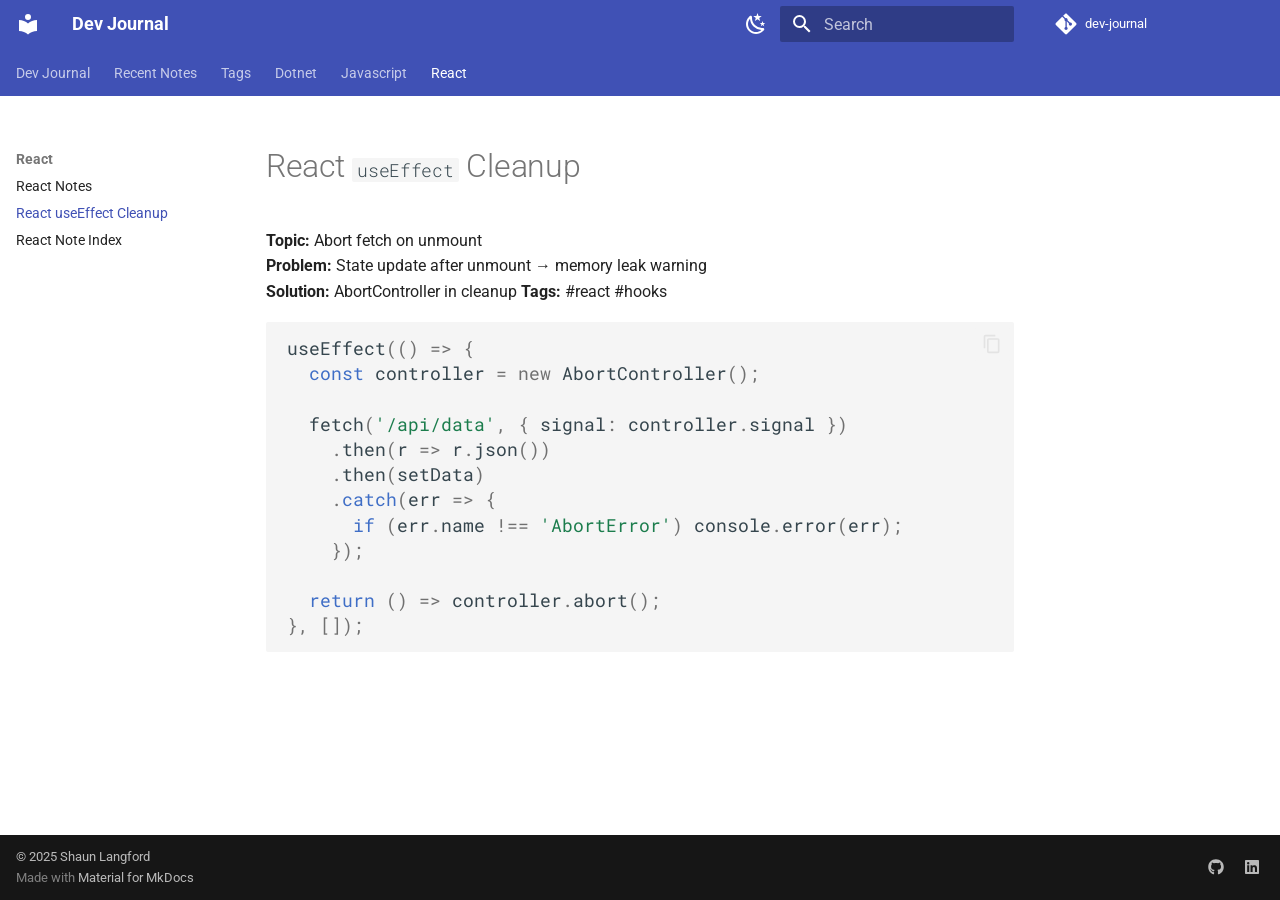
<file: react/2025-10-20_useEffect-cleanup/index.html>
<!doctype html>
<html lang="en" class="no-js">
  <head>
    
      <meta charset="utf-8">
      <meta name="viewport" content="width=device-width,initial-scale=1">
      
      
      
        <link rel="canonical" href="https://slangford06.github.io/dev-journal/react/2025-10-20_useEffect-cleanup/">
      
      
        <link rel="prev" href="../">
      
      
        <link rel="next" href="../note-index/">
      
      
        
      
      
      <link rel="icon" href="../../assets/images/favicon.png">
      <meta name="generator" content="mkdocs-1.6.1, mkdocs-material-9.7.6">
    
    
      
        <title>React useEffect Cleanup - Dev Journal</title>
      
    
    
      <link rel="stylesheet" href="../../assets/stylesheets/main.484c7ddc.min.css">
      
        
        <link rel="stylesheet" href="../../assets/stylesheets/palette.ab4e12ef.min.css">
      
      


    
    
      
    
    
      
        
        
        <link rel="preconnect" href="https://fonts.gstatic.com" crossorigin>
        <link rel="stylesheet" href="https://fonts.googleapis.com/css?family=Roboto:300,300i,400,400i,700,700i%7CRoboto+Mono:400,400i,700,700i&display=fallback">
        <style>:root{--md-text-font:"Roboto";--md-code-font:"Roboto Mono"}</style>
      
    
    
      <link rel="stylesheet" href="../../assets/styles/extra.css">
    
    <script>__md_scope=new URL("../..",location),__md_hash=e=>[...e].reduce(((e,_)=>(e<<5)-e+_.charCodeAt(0)),0),__md_get=(e,_=localStorage,t=__md_scope)=>JSON.parse(_.getItem(t.pathname+"."+e)),__md_set=(e,_,t=localStorage,a=__md_scope)=>{try{t.setItem(a.pathname+"."+e,JSON.stringify(_))}catch(e){}}</script>
    
      

    
    
  </head>
  
  
    
    
      
    
    
    
    
    <body dir="ltr" data-md-color-scheme="default" data-md-color-primary="indigo" data-md-color-accent="indigo">
  
    
    <input class="md-toggle" data-md-toggle="drawer" type="checkbox" id="__drawer" autocomplete="off">
    <input class="md-toggle" data-md-toggle="search" type="checkbox" id="__search" autocomplete="off">
    <label class="md-overlay" for="__drawer"></label>
    <div data-md-component="skip">
      
        
        <a href="#react-useeffect-cleanup" class="md-skip">
          Skip to content
        </a>
      
    </div>
    <div data-md-component="announce">
      
    </div>
    
    
      

<header class="md-header" data-md-component="header">
  <nav class="md-header__inner md-grid" aria-label="Header">
    <a href="../.." title="Dev Journal" class="md-header__button md-logo" aria-label="Dev Journal" data-md-component="logo">
      
  
  <svg xmlns="http://www.w3.org/2000/svg" viewBox="0 0 24 24"><path d="M12 8a3 3 0 0 0 3-3 3 3 0 0 0-3-3 3 3 0 0 0-3 3 3 3 0 0 0 3 3m0 3.54C9.64 9.35 6.5 8 3 8v11c3.5 0 6.64 1.35 9 3.54 2.36-2.19 5.5-3.54 9-3.54V8c-3.5 0-6.64 1.35-9 3.54"/></svg>

    </a>
    <label class="md-header__button md-icon" for="__drawer">
      
      <svg xmlns="http://www.w3.org/2000/svg" viewBox="0 0 24 24"><path d="M3 6h18v2H3zm0 5h18v2H3zm0 5h18v2H3z"/></svg>
    </label>
    <div class="md-header__title" data-md-component="header-title">
      <div class="md-header__ellipsis">
        <div class="md-header__topic">
          <span class="md-ellipsis">
            Dev Journal
          </span>
        </div>
        <div class="md-header__topic" data-md-component="header-topic">
          <span class="md-ellipsis">
            
              React useEffect Cleanup
            
          </span>
        </div>
      </div>
    </div>
    
      
        <form class="md-header__option" data-md-component="palette">
  
    
    
    
    <input class="md-option" data-md-color-media="" data-md-color-scheme="default" data-md-color-primary="indigo" data-md-color-accent="indigo"  aria-label="Switch to dark mode"  type="radio" name="__palette" id="__palette_0">
    
      <label class="md-header__button md-icon" title="Switch to dark mode" for="__palette_1" hidden>
        <svg xmlns="http://www.w3.org/2000/svg" viewBox="0 0 24 24"><path d="m17.75 4.09-2.53 1.94.91 3.06-2.63-1.81-2.63 1.81.91-3.06-2.53-1.94L12.44 4l1.06-3 1.06 3zm3.5 6.91-1.64 1.25.59 1.98-1.7-1.17-1.7 1.17.59-1.98L15.75 11l2.06-.05L18.5 9l.69 1.95zm-2.28 4.95c.83-.08 1.72 1.1 1.19 1.85-.32.45-.66.87-1.08 1.27C15.17 23 8.84 23 4.94 19.07c-3.91-3.9-3.91-10.24 0-14.14.4-.4.82-.76 1.27-1.08.75-.53 1.93.36 1.85 1.19-.27 2.86.69 5.83 2.89 8.02a9.96 9.96 0 0 0 8.02 2.89m-1.64 2.02a12.08 12.08 0 0 1-7.8-3.47c-2.17-2.19-3.33-5-3.49-7.82-2.81 3.14-2.7 7.96.31 10.98 3.02 3.01 7.84 3.12 10.98.31"/></svg>
      </label>
    
  
    
    
    
    <input class="md-option" data-md-color-media="" data-md-color-scheme="slate" data-md-color-primary="indigo" data-md-color-accent="indigo"  aria-label="Switch to light mode"  type="radio" name="__palette" id="__palette_1">
    
      <label class="md-header__button md-icon" title="Switch to light mode" for="__palette_0" hidden>
        <svg xmlns="http://www.w3.org/2000/svg" viewBox="0 0 24 24"><path d="M12 7a5 5 0 0 1 5 5 5 5 0 0 1-5 5 5 5 0 0 1-5-5 5 5 0 0 1 5-5m0 2a3 3 0 0 0-3 3 3 3 0 0 0 3 3 3 3 0 0 0 3-3 3 3 0 0 0-3-3m0-7 2.39 3.42C13.65 5.15 12.84 5 12 5s-1.65.15-2.39.42zM3.34 7l4.16-.35A7.2 7.2 0 0 0 5.94 8.5c-.44.74-.69 1.5-.83 2.29zm.02 10 1.76-3.77a7.131 7.131 0 0 0 2.38 4.14zM20.65 7l-1.77 3.79a7.02 7.02 0 0 0-2.38-4.15zm-.01 10-4.14.36c.59-.51 1.12-1.14 1.54-1.86.42-.73.69-1.5.83-2.29zM12 22l-2.41-3.44c.74.27 1.55.44 2.41.44.82 0 1.63-.17 2.37-.44z"/></svg>
      </label>
    
  
</form>
      
    
    
      <script>var palette=__md_get("__palette");if(palette&&palette.color){if("(prefers-color-scheme)"===palette.color.media){var media=matchMedia("(prefers-color-scheme: light)"),input=document.querySelector(media.matches?"[data-md-color-media='(prefers-color-scheme: light)']":"[data-md-color-media='(prefers-color-scheme: dark)']");palette.color.media=input.getAttribute("data-md-color-media"),palette.color.scheme=input.getAttribute("data-md-color-scheme"),palette.color.primary=input.getAttribute("data-md-color-primary"),palette.color.accent=input.getAttribute("data-md-color-accent")}for(var[key,value]of Object.entries(palette.color))document.body.setAttribute("data-md-color-"+key,value)}</script>
    
    
    
      
      
        <label class="md-header__button md-icon" for="__search">
          
          <svg xmlns="http://www.w3.org/2000/svg" viewBox="0 0 24 24"><path d="M9.5 3A6.5 6.5 0 0 1 16 9.5c0 1.61-.59 3.09-1.56 4.23l.27.27h.79l5 5-1.5 1.5-5-5v-.79l-.27-.27A6.52 6.52 0 0 1 9.5 16 6.5 6.5 0 0 1 3 9.5 6.5 6.5 0 0 1 9.5 3m0 2C7 5 5 7 5 9.5S7 14 9.5 14 14 12 14 9.5 12 5 9.5 5"/></svg>
        </label>
        <div class="md-search" data-md-component="search" role="dialog">
  <label class="md-search__overlay" for="__search"></label>
  <div class="md-search__inner" role="search">
    <form class="md-search__form" name="search">
      <input type="text" class="md-search__input" name="query" aria-label="Search" placeholder="Search" autocapitalize="off" autocorrect="off" autocomplete="off" spellcheck="false" data-md-component="search-query" required>
      <label class="md-search__icon md-icon" for="__search">
        
        <svg xmlns="http://www.w3.org/2000/svg" viewBox="0 0 24 24"><path d="M9.5 3A6.5 6.5 0 0 1 16 9.5c0 1.61-.59 3.09-1.56 4.23l.27.27h.79l5 5-1.5 1.5-5-5v-.79l-.27-.27A6.52 6.52 0 0 1 9.5 16 6.5 6.5 0 0 1 3 9.5 6.5 6.5 0 0 1 9.5 3m0 2C7 5 5 7 5 9.5S7 14 9.5 14 14 12 14 9.5 12 5 9.5 5"/></svg>
        
        <svg xmlns="http://www.w3.org/2000/svg" viewBox="0 0 24 24"><path d="M20 11v2H8l5.5 5.5-1.42 1.42L4.16 12l7.92-7.92L13.5 5.5 8 11z"/></svg>
      </label>
      <nav class="md-search__options" aria-label="Search">
        
        <button type="reset" class="md-search__icon md-icon" title="Clear" aria-label="Clear" tabindex="-1">
          
          <svg xmlns="http://www.w3.org/2000/svg" viewBox="0 0 24 24"><path d="M19 6.41 17.59 5 12 10.59 6.41 5 5 6.41 10.59 12 5 17.59 6.41 19 12 13.41 17.59 19 19 17.59 13.41 12z"/></svg>
        </button>
      </nav>
      
        <div class="md-search__suggest" data-md-component="search-suggest"></div>
      
    </form>
    <div class="md-search__output">
      <div class="md-search__scrollwrap" tabindex="0" data-md-scrollfix>
        <div class="md-search-result" data-md-component="search-result">
          <div class="md-search-result__meta">
            Initializing search
          </div>
          <ol class="md-search-result__list" role="presentation"></ol>
        </div>
      </div>
    </div>
  </div>
</div>
      
    
    
      <div class="md-header__source">
        <a href="https://github.com/slangford06/dev-journal" title="Go to repository" class="md-source" data-md-component="source">
  <div class="md-source__icon md-icon">
    
    <svg xmlns="http://www.w3.org/2000/svg" viewBox="0 0 448 512"><!--! Font Awesome Free 7.1.0 by @fontawesome - https://fontawesome.com License - https://fontawesome.com/license/free (Icons: CC BY 4.0, Fonts: SIL OFL 1.1, Code: MIT License) Copyright 2025 Fonticons, Inc.--><path d="M439.6 236.1 244 40.5c-5.4-5.5-12.8-8.5-20.4-8.5s-15 3-20.4 8.4L162.5 81l51.5 51.5c27.1-9.1 52.7 16.8 43.4 43.7l49.7 49.7c34.2-11.8 61.2 31 35.5 56.7-26.5 26.5-70.2-2.9-56-37.3L240.3 199v121.9c25.3 12.5 22.3 41.8 9.1 55-6.4 6.4-15.2 10.1-24.3 10.1s-17.8-3.6-24.3-10.1c-17.6-17.6-11.1-46.9 11.2-56v-123c-20.8-8.5-24.6-30.7-18.6-45L142.6 101 8.5 235.1C3 240.6 0 247.9 0 255.5s3 15 8.5 20.4l195.6 195.7c5.4 5.4 12.7 8.4 20.4 8.4s15-3 20.4-8.4l194.7-194.7c5.4-5.4 8.4-12.8 8.4-20.4s-3-15-8.4-20.4"/></svg>
  </div>
  <div class="md-source__repository">
    dev-journal
  </div>
</a>
      </div>
    
  </nav>
  
</header>
    
    <div class="md-container" data-md-component="container">
      
      
        
          
            
<nav class="md-tabs" aria-label="Tabs" data-md-component="tabs">
  <div class="md-grid">
    <ul class="md-tabs__list">
      
        
  
  
  
  
    <li class="md-tabs__item">
      <a href="../.." class="md-tabs__link">
        
  
  
    
  
  Dev Journal

      </a>
    </li>
  

      
        
  
  
  
  
    <li class="md-tabs__item">
      <a href="../../recent-notes/" class="md-tabs__link">
        
  
  
    
  
  Recent Notes

      </a>
    </li>
  

      
        
  
  
  
  
    <li class="md-tabs__item">
      <a href="../../tags/" class="md-tabs__link">
        
  
  
    
  
  Tags

      </a>
    </li>
  

      
        
  
  
  
  
    
    
      <li class="md-tabs__item">
        <a href="../../dotnet/" class="md-tabs__link">
          
  
  
  Dotnet

        </a>
      </li>
    
  

      
        
  
  
  
  
    
    
      <li class="md-tabs__item">
        <a href="../../javascript/" class="md-tabs__link">
          
  
  
  Javascript

        </a>
      </li>
    
  

      
        
  
  
  
    
  
  
    
    
      <li class="md-tabs__item md-tabs__item--active">
        <a href="../" class="md-tabs__link">
          
  
  
  React

        </a>
      </li>
    
  

      
    </ul>
  </div>
</nav>
          
        
      
      <main class="md-main" data-md-component="main">
        <div class="md-main__inner md-grid">
          
            
              
              <div class="md-sidebar md-sidebar--primary" data-md-component="sidebar" data-md-type="navigation" >
                <div class="md-sidebar__scrollwrap">
                  <div class="md-sidebar__inner">
                    


  


<nav class="md-nav md-nav--primary md-nav--lifted" aria-label="Navigation" data-md-level="0">
  <label class="md-nav__title" for="__drawer">
    <a href="../.." title="Dev Journal" class="md-nav__button md-logo" aria-label="Dev Journal" data-md-component="logo">
      
  
  <svg xmlns="http://www.w3.org/2000/svg" viewBox="0 0 24 24"><path d="M12 8a3 3 0 0 0 3-3 3 3 0 0 0-3-3 3 3 0 0 0-3 3 3 3 0 0 0 3 3m0 3.54C9.64 9.35 6.5 8 3 8v11c3.5 0 6.64 1.35 9 3.54 2.36-2.19 5.5-3.54 9-3.54V8c-3.5 0-6.64 1.35-9 3.54"/></svg>

    </a>
    Dev Journal
  </label>
  
    <div class="md-nav__source">
      <a href="https://github.com/slangford06/dev-journal" title="Go to repository" class="md-source" data-md-component="source">
  <div class="md-source__icon md-icon">
    
    <svg xmlns="http://www.w3.org/2000/svg" viewBox="0 0 448 512"><!--! Font Awesome Free 7.1.0 by @fontawesome - https://fontawesome.com License - https://fontawesome.com/license/free (Icons: CC BY 4.0, Fonts: SIL OFL 1.1, Code: MIT License) Copyright 2025 Fonticons, Inc.--><path d="M439.6 236.1 244 40.5c-5.4-5.5-12.8-8.5-20.4-8.5s-15 3-20.4 8.4L162.5 81l51.5 51.5c27.1-9.1 52.7 16.8 43.4 43.7l49.7 49.7c34.2-11.8 61.2 31 35.5 56.7-26.5 26.5-70.2-2.9-56-37.3L240.3 199v121.9c25.3 12.5 22.3 41.8 9.1 55-6.4 6.4-15.2 10.1-24.3 10.1s-17.8-3.6-24.3-10.1c-17.6-17.6-11.1-46.9 11.2-56v-123c-20.8-8.5-24.6-30.7-18.6-45L142.6 101 8.5 235.1C3 240.6 0 247.9 0 255.5s3 15 8.5 20.4l195.6 195.7c5.4 5.4 12.7 8.4 20.4 8.4s15-3 20.4-8.4l194.7-194.7c5.4-5.4 8.4-12.8 8.4-20.4s-3-15-8.4-20.4"/></svg>
  </div>
  <div class="md-source__repository">
    dev-journal
  </div>
</a>
    </div>
  
  <ul class="md-nav__list" data-md-scrollfix>
    
      
      
  
  
  
  
    <li class="md-nav__item">
      <a href="../.." class="md-nav__link">
        
  
  
  <span class="md-ellipsis">
    
  
    Dev Journal
  

    
  </span>
  
  

      </a>
    </li>
  

    
      
      
  
  
  
  
    <li class="md-nav__item">
      <a href="../../recent-notes/" class="md-nav__link">
        
  
  
  <span class="md-ellipsis">
    
  
    Recent Notes
  

    
  </span>
  
  

      </a>
    </li>
  

    
      
      
  
  
  
  
    <li class="md-nav__item">
      <a href="../../tags/" class="md-nav__link">
        
  
  
  <span class="md-ellipsis">
    
  
    Tags
  

    
  </span>
  
  

      </a>
    </li>
  

    
      
      
  
  
  
  
    
    
    
    
      
      
        
      
    
    
    <li class="md-nav__item md-nav__item--nested">
      
        
        
          
        
        <input class="md-nav__toggle md-toggle md-toggle--indeterminate" type="checkbox" id="__nav_4" >
        
          
          <label class="md-nav__link" for="__nav_4" id="__nav_4_label" tabindex="0">
            
  
  
  <span class="md-ellipsis">
    
  
    Dotnet
  

    
  </span>
  
  

            <span class="md-nav__icon md-icon"></span>
          </label>
        
        <nav class="md-nav" data-md-level="1" aria-labelledby="__nav_4_label" aria-expanded="false">
          <label class="md-nav__title" for="__nav_4">
            <span class="md-nav__icon md-icon"></span>
            
  
    Dotnet
  

          </label>
          <ul class="md-nav__list" data-md-scrollfix>
            
              
                
  
  
  
  
    <li class="md-nav__item">
      <a href="../../dotnet/" class="md-nav__link">
        
  
  
  <span class="md-ellipsis">
    
  
    .NET Notes
  

    
  </span>
  
  

      </a>
    </li>
  

              
            
              
                
  
  
  
  
    <li class="md-nav__item">
      <a href="../../dotnet/note-index/" class="md-nav__link">
        
  
  
  <span class="md-ellipsis">
    
  
    .NET Note Index
  

    
  </span>
  
  

      </a>
    </li>
  

              
            
          </ul>
        </nav>
      
    </li>
  

    
      
      
  
  
  
  
    
    
    
    
      
      
        
      
    
    
    <li class="md-nav__item md-nav__item--nested">
      
        
        
          
        
        <input class="md-nav__toggle md-toggle md-toggle--indeterminate" type="checkbox" id="__nav_5" >
        
          
          <label class="md-nav__link" for="__nav_5" id="__nav_5_label" tabindex="0">
            
  
  
  <span class="md-ellipsis">
    
  
    Javascript
  

    
  </span>
  
  

            <span class="md-nav__icon md-icon"></span>
          </label>
        
        <nav class="md-nav" data-md-level="1" aria-labelledby="__nav_5_label" aria-expanded="false">
          <label class="md-nav__title" for="__nav_5">
            <span class="md-nav__icon md-icon"></span>
            
  
    Javascript
  

          </label>
          <ul class="md-nav__list" data-md-scrollfix>
            
              
                
  
  
  
  
    <li class="md-nav__item">
      <a href="../../javascript/" class="md-nav__link">
        
  
  
  <span class="md-ellipsis">
    
  
    JavaScript Notes
  

    
  </span>
  
  

      </a>
    </li>
  

              
            
              
                
  
  
  
  
    <li class="md-nav__item">
      <a href="../../javascript/2025-09-28_async-await/" class="md-nav__link">
        
  
  
  <span class="md-ellipsis">
    
  
    Async/Await Basics
  

    
  </span>
  
  

      </a>
    </li>
  

              
            
              
                
  
  
  
  
    <li class="md-nav__item">
      <a href="../../javascript/2025-09-29_Variables/" class="md-nav__link">
        
  
  
  <span class="md-ellipsis">
    
  
    Variables/let/const Basics
  

    
  </span>
  
  

      </a>
    </li>
  

              
            
              
                
  
  
  
  
    <li class="md-nav__item">
      <a href="../../javascript/note-index/" class="md-nav__link">
        
  
  
  <span class="md-ellipsis">
    
  
    JavaScript Note Index
  

    
  </span>
  
  

      </a>
    </li>
  

              
            
          </ul>
        </nav>
      
    </li>
  

    
      
      
  
  
    
  
  
  
    
    
    
    
      
        
        
      
      
        
      
    
    
    <li class="md-nav__item md-nav__item--active md-nav__item--section md-nav__item--nested">
      
        
        
        <input class="md-nav__toggle md-toggle " type="checkbox" id="__nav_6" checked>
        
          
          <label class="md-nav__link" for="__nav_6" id="__nav_6_label" tabindex="">
            
  
  
  <span class="md-ellipsis">
    
  
    React
  

    
  </span>
  
  

            <span class="md-nav__icon md-icon"></span>
          </label>
        
        <nav class="md-nav" data-md-level="1" aria-labelledby="__nav_6_label" aria-expanded="true">
          <label class="md-nav__title" for="__nav_6">
            <span class="md-nav__icon md-icon"></span>
            
  
    React
  

          </label>
          <ul class="md-nav__list" data-md-scrollfix>
            
              
                
  
  
  
  
    <li class="md-nav__item">
      <a href="../" class="md-nav__link">
        
  
  
  <span class="md-ellipsis">
    
  
    React Notes
  

    
  </span>
  
  

      </a>
    </li>
  

              
            
              
                
  
  
    
  
  
  
    <li class="md-nav__item md-nav__item--active">
      
      <input class="md-nav__toggle md-toggle" type="checkbox" id="__toc">
      
      
        
      
      
      <a href="./" class="md-nav__link md-nav__link--active">
        
  
  
  <span class="md-ellipsis">
    
  
    React useEffect Cleanup
  

    
  </span>
  
  

      </a>
      
    </li>
  

              
            
              
                
  
  
  
  
    <li class="md-nav__item">
      <a href="../note-index/" class="md-nav__link">
        
  
  
  <span class="md-ellipsis">
    
  
    React Note Index
  

    
  </span>
  
  

      </a>
    </li>
  

              
            
          </ul>
        </nav>
      
    </li>
  

    
  </ul>
</nav>
                  </div>
                </div>
              </div>
            
            
              
              <div class="md-sidebar md-sidebar--secondary" data-md-component="sidebar" data-md-type="toc" >
                <div class="md-sidebar__scrollwrap">
                  <div class="md-sidebar__inner">
                    

<nav class="md-nav md-nav--secondary" aria-label="Table of contents">
  
  
  
    
  
  
</nav>
                  </div>
                </div>
              </div>
            
          
          
            <div class="md-content" data-md-component="content">
              
              <article class="md-content__inner md-typeset">
                
                  


  
  


<h1 id="react-useeffect-cleanup">React <code>useEffect</code> Cleanup<a class="headerlink" href="#react-useeffect-cleanup" title="Permanent link">&para;</a></h1>
<p><strong>Topic:</strong> Abort fetch on unmount<br />
<strong>Problem:</strong> State update after unmount → memory leak warning<br />
<strong>Solution:</strong> AbortController in cleanup
<strong>Tags:</strong> #react #hooks</p>
<div class="highlight"><pre><span></span><code><span class="nx">useEffect</span><span class="p">(()</span><span class="w"> </span><span class="p">=&gt;</span><span class="w"> </span><span class="p">{</span>
<span class="w">  </span><span class="kd">const</span><span class="w"> </span><span class="nx">controller</span><span class="w"> </span><span class="o">=</span><span class="w"> </span><span class="ow">new</span><span class="w"> </span><span class="nx">AbortController</span><span class="p">();</span>

<span class="w">  </span><span class="nx">fetch</span><span class="p">(</span><span class="s1">&#39;/api/data&#39;</span><span class="p">,</span><span class="w"> </span><span class="p">{</span><span class="w"> </span><span class="nx">signal</span><span class="o">:</span><span class="w"> </span><span class="nx">controller</span><span class="p">.</span><span class="nx">signal</span><span class="w"> </span><span class="p">})</span>
<span class="w">    </span><span class="p">.</span><span class="nx">then</span><span class="p">(</span><span class="nx">r</span><span class="w"> </span><span class="p">=&gt;</span><span class="w"> </span><span class="nx">r</span><span class="p">.</span><span class="nx">json</span><span class="p">())</span>
<span class="w">    </span><span class="p">.</span><span class="nx">then</span><span class="p">(</span><span class="nx">setData</span><span class="p">)</span>
<span class="w">    </span><span class="p">.</span><span class="k">catch</span><span class="p">(</span><span class="nx">err</span><span class="w"> </span><span class="p">=&gt;</span><span class="w"> </span><span class="p">{</span>
<span class="w">      </span><span class="k">if</span><span class="w"> </span><span class="p">(</span><span class="nx">err</span><span class="p">.</span><span class="nx">name</span><span class="w"> </span><span class="o">!==</span><span class="w"> </span><span class="s1">&#39;AbortError&#39;</span><span class="p">)</span><span class="w"> </span><span class="nx">console</span><span class="p">.</span><span class="nx">error</span><span class="p">(</span><span class="nx">err</span><span class="p">);</span>
<span class="w">    </span><span class="p">});</span>

<span class="w">  </span><span class="k">return</span><span class="w"> </span><span class="p">()</span><span class="w"> </span><span class="p">=&gt;</span><span class="w"> </span><span class="nx">controller</span><span class="p">.</span><span class="nx">abort</span><span class="p">();</span>
<span class="p">},</span><span class="w"> </span><span class="p">[]);</span>
</code></pre></div>












                
              </article>
            </div>
          
          
  <script>var tabs=__md_get("__tabs");if(Array.isArray(tabs))e:for(var set of document.querySelectorAll(".tabbed-set")){var labels=set.querySelector(".tabbed-labels");for(var tab of tabs)for(var label of labels.getElementsByTagName("label"))if(label.innerText.trim()===tab){var input=document.getElementById(label.htmlFor);input.checked=!0;continue e}}</script>

<script>var target=document.getElementById(location.hash.slice(1));target&&target.name&&(target.checked=target.name.startsWith("__tabbed_"))</script>
        </div>
        
          <button type="button" class="md-top md-icon" data-md-component="top" hidden>
  
  <svg xmlns="http://www.w3.org/2000/svg" viewBox="0 0 24 24"><path d="M13 20h-2V8l-5.5 5.5-1.42-1.42L12 4.16l7.92 7.92-1.42 1.42L13 8z"/></svg>
  Back to top
</button>
        
      </main>
      
        <footer class="md-footer">
  
  <div class="md-footer-meta md-typeset">
    <div class="md-footer-meta__inner md-grid">
      <div class="md-copyright">
  
    <div class="md-copyright__highlight">
      © 2025 Shaun Langford
    </div>
  
  
    Made with
    <a href="https://squidfunk.github.io/mkdocs-material/" target="_blank" rel="noopener">
      Material for MkDocs
    </a>
  
</div>
      
        
<div class="md-social">
  
    
    
    
    
    <a href="https://github.com/slangford06" target="_blank" rel="noopener" title="GitHub" class="md-social__link">
      <svg xmlns="http://www.w3.org/2000/svg" viewBox="0 0 512 512"><!--! Font Awesome Free 7.1.0 by @fontawesome - https://fontawesome.com License - https://fontawesome.com/license/free (Icons: CC BY 4.0, Fonts: SIL OFL 1.1, Code: MIT License) Copyright 2025 Fonticons, Inc.--><path d="M173.9 397.4c0 2-2.3 3.6-5.2 3.6-3.3.3-5.6-1.3-5.6-3.6 0-2 2.3-3.6 5.2-3.6 3-.3 5.6 1.3 5.6 3.6m-31.1-4.5c-.7 2 1.3 4.3 4.3 4.9 2.6 1 5.6 0 6.2-2s-1.3-4.3-4.3-5.2c-2.6-.7-5.5.3-6.2 2.3m44.2-1.7c-2.9.7-4.9 2.6-4.6 4.9.3 2 2.9 3.3 5.9 2.6 2.9-.7 4.9-2.6 4.6-4.6-.3-1.9-3-3.2-5.9-2.9M252.8 8C114.1 8 8 113.3 8 252c0 110.9 69.8 205.8 169.5 239.2 12.8 2.3 17.3-5.6 17.3-12.1 0-6.2-.3-40.4-.3-61.4 0 0-70 15-84.7-29.8 0 0-11.4-29.1-27.8-36.6 0 0-22.9-15.7 1.6-15.4 0 0 24.9 2 38.6 25.8 21.9 38.6 58.6 27.5 72.9 20.9 2.3-16 8.8-27.1 16-33.7-55.9-6.2-112.3-14.3-112.3-110.5 0-27.5 7.6-41.3 23.6-58.9-2.6-6.5-11.1-33.3 2.6-67.9 20.9-6.5 69 27 69 27 20-5.6 41.5-8.5 62.8-8.5s42.8 2.9 62.8 8.5c0 0 48.1-33.6 69-27 13.7 34.7 5.2 61.4 2.6 67.9 16 17.7 25.8 31.5 25.8 58.9 0 96.5-58.9 104.2-114.8 110.5 9.2 7.9 17 22.9 17 46.4 0 33.7-.3 75.4-.3 83.6 0 6.5 4.6 14.4 17.3 12.1C436.2 457.8 504 362.9 504 252 504 113.3 391.5 8 252.8 8M105.2 352.9c-1.3 1-1 3.3.7 5.2 1.6 1.6 3.9 2.3 5.2 1 1.3-1 1-3.3-.7-5.2-1.6-1.6-3.9-2.3-5.2-1m-10.8-8.1c-.7 1.3.3 2.9 2.3 3.9 1.6 1 3.6.7 4.3-.7.7-1.3-.3-2.9-2.3-3.9-2-.6-3.6-.3-4.3.7m32.4 35.6c-1.6 1.3-1 4.3 1.3 6.2 2.3 2.3 5.2 2.6 6.5 1 1.3-1.3.7-4.3-1.3-6.2-2.2-2.3-5.2-2.6-6.5-1m-11.4-14.7c-1.6 1-1.6 3.6 0 5.9s4.3 3.3 5.6 2.3c1.6-1.3 1.6-3.9 0-6.2-1.4-2.3-4-3.3-5.6-2"/></svg>
    </a>
  
    
    
    
    
    <a href="https://www.linkedin.com/in/slangford06/" target="_blank" rel="noopener" title="LinkedIn" class="md-social__link">
      <svg xmlns="http://www.w3.org/2000/svg" viewBox="0 0 448 512"><!--! Font Awesome Free 7.1.0 by @fontawesome - https://fontawesome.com License - https://fontawesome.com/license/free (Icons: CC BY 4.0, Fonts: SIL OFL 1.1, Code: MIT License) Copyright 2025 Fonticons, Inc.--><path d="M416 32H31.9C14.3 32 0 46.5 0 64.3v383.4C0 465.5 14.3 480 31.9 480H416c17.6 0 32-14.5 32-32.3V64.3c0-17.8-14.4-32.3-32-32.3M135.4 416H69V202.2h66.5V416zM102.2 96a38.5 38.5 0 1 1 0 77 38.5 38.5 0 1 1 0-77m282.1 320h-66.4V312c0-24.8-.5-56.7-34.5-56.7-34.6 0-39.9 27-39.9 54.9V416h-66.4V202.2h63.7v29.2h.9c8.9-16.8 30.6-34.5 62.9-34.5 67.2 0 79.7 44.3 79.7 101.9z"/></svg>
    </a>
  
</div>
      
    </div>
  </div>
</footer>
      
    </div>
    <div class="md-dialog" data-md-component="dialog">
      <div class="md-dialog__inner md-typeset"></div>
    </div>
    
    
    
      
      
      <script id="__config" type="application/json">{"annotate": null, "base": "../..", "features": ["navigation.instant", "navigation.tracking", "navigation.sections", "navigation.expand", "navigation.tabs", "navigation.top", "search.suggest", "search.highlight", "content.code.copy", "content.tabs.link", "header.autohide"], "search": "../../assets/javascripts/workers/search.2c215733.min.js", "tags": null, "translations": {"clipboard.copied": "Copied to clipboard", "clipboard.copy": "Copy to clipboard", "search.result.more.one": "1 more on this page", "search.result.more.other": "# more on this page", "search.result.none": "No matching documents", "search.result.one": "1 matching document", "search.result.other": "# matching documents", "search.result.placeholder": "Type to start searching", "search.result.term.missing": "Missing", "select.version": "Select version"}, "version": null}</script>
    
    
      <script src="../../assets/javascripts/bundle.79ae519e.min.js"></script>
      
        <script src="../../assets/javascripts/new-entry.js"></script>
      
    
  </body>
</html>
</file>
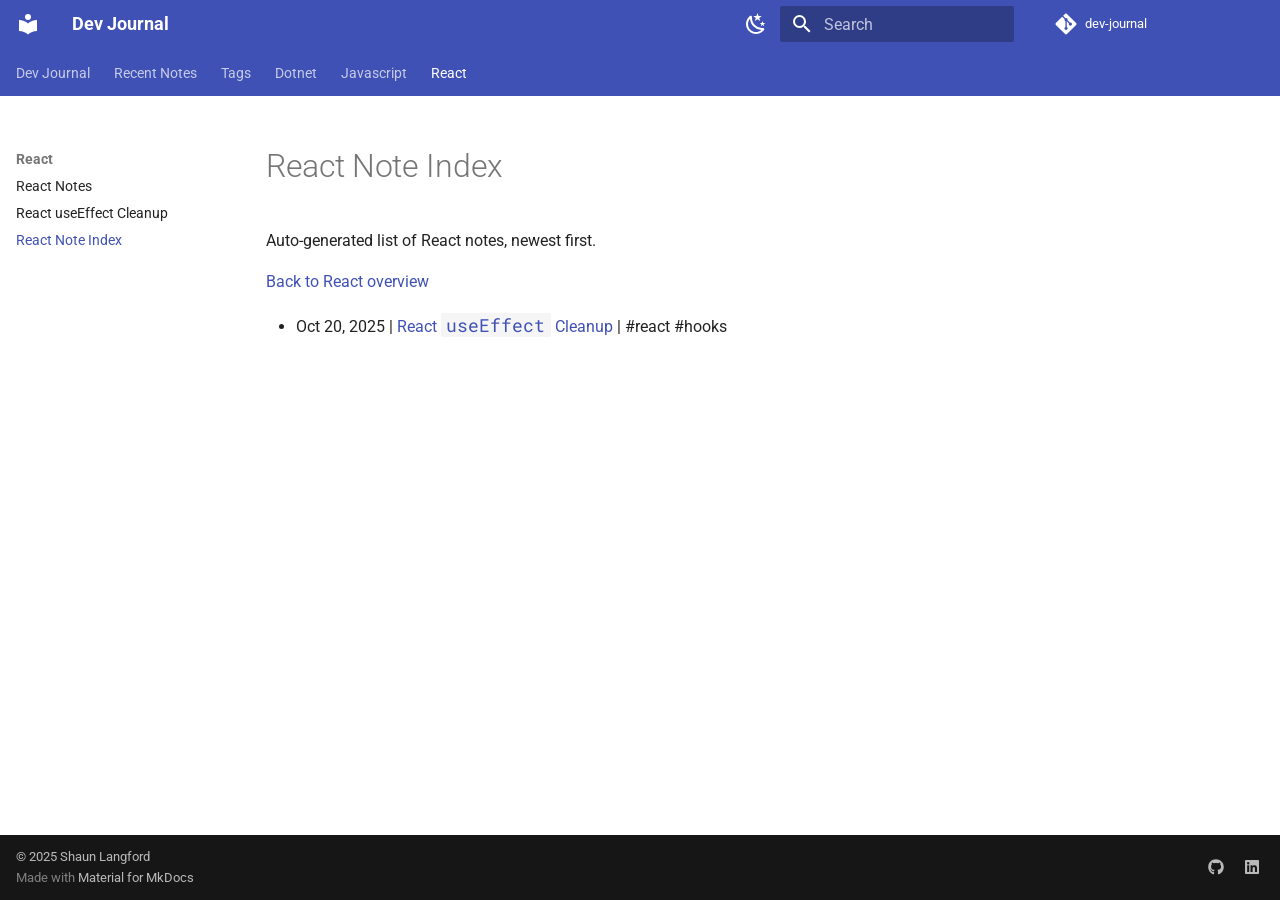
<file: react/note-index/index.html>
<!doctype html>
<html lang="en" class="no-js">
  <head>
    
      <meta charset="utf-8">
      <meta name="viewport" content="width=device-width,initial-scale=1">
      
      
      
        <link rel="canonical" href="https://slangford06.github.io/dev-journal/react/note-index/">
      
      
        <link rel="prev" href="../2025-10-20_useEffect-cleanup/">
      
      
      
        
      
      
      <link rel="icon" href="../../assets/images/favicon.png">
      <meta name="generator" content="mkdocs-1.6.1, mkdocs-material-9.7.6">
    
    
      
        <title>React Note Index - Dev Journal</title>
      
    
    
      <link rel="stylesheet" href="../../assets/stylesheets/main.484c7ddc.min.css">
      
        
        <link rel="stylesheet" href="../../assets/stylesheets/palette.ab4e12ef.min.css">
      
      


    
    
      
    
    
      
        
        
        <link rel="preconnect" href="https://fonts.gstatic.com" crossorigin>
        <link rel="stylesheet" href="https://fonts.googleapis.com/css?family=Roboto:300,300i,400,400i,700,700i%7CRoboto+Mono:400,400i,700,700i&display=fallback">
        <style>:root{--md-text-font:"Roboto";--md-code-font:"Roboto Mono"}</style>
      
    
    
      <link rel="stylesheet" href="../../assets/styles/extra.css">
    
    <script>__md_scope=new URL("../..",location),__md_hash=e=>[...e].reduce(((e,_)=>(e<<5)-e+_.charCodeAt(0)),0),__md_get=(e,_=localStorage,t=__md_scope)=>JSON.parse(_.getItem(t.pathname+"."+e)),__md_set=(e,_,t=localStorage,a=__md_scope)=>{try{t.setItem(a.pathname+"."+e,JSON.stringify(_))}catch(e){}}</script>
    
      

    
    
  </head>
  
  
    
    
      
    
    
    
    
    <body dir="ltr" data-md-color-scheme="default" data-md-color-primary="indigo" data-md-color-accent="indigo">
  
    
    <input class="md-toggle" data-md-toggle="drawer" type="checkbox" id="__drawer" autocomplete="off">
    <input class="md-toggle" data-md-toggle="search" type="checkbox" id="__search" autocomplete="off">
    <label class="md-overlay" for="__drawer"></label>
    <div data-md-component="skip">
      
        
        <a href="#react-note-index" class="md-skip">
          Skip to content
        </a>
      
    </div>
    <div data-md-component="announce">
      
    </div>
    
    
      

<header class="md-header" data-md-component="header">
  <nav class="md-header__inner md-grid" aria-label="Header">
    <a href="../.." title="Dev Journal" class="md-header__button md-logo" aria-label="Dev Journal" data-md-component="logo">
      
  
  <svg xmlns="http://www.w3.org/2000/svg" viewBox="0 0 24 24"><path d="M12 8a3 3 0 0 0 3-3 3 3 0 0 0-3-3 3 3 0 0 0-3 3 3 3 0 0 0 3 3m0 3.54C9.64 9.35 6.5 8 3 8v11c3.5 0 6.64 1.35 9 3.54 2.36-2.19 5.5-3.54 9-3.54V8c-3.5 0-6.64 1.35-9 3.54"/></svg>

    </a>
    <label class="md-header__button md-icon" for="__drawer">
      
      <svg xmlns="http://www.w3.org/2000/svg" viewBox="0 0 24 24"><path d="M3 6h18v2H3zm0 5h18v2H3zm0 5h18v2H3z"/></svg>
    </label>
    <div class="md-header__title" data-md-component="header-title">
      <div class="md-header__ellipsis">
        <div class="md-header__topic">
          <span class="md-ellipsis">
            Dev Journal
          </span>
        </div>
        <div class="md-header__topic" data-md-component="header-topic">
          <span class="md-ellipsis">
            
              React Note Index
            
          </span>
        </div>
      </div>
    </div>
    
      
        <form class="md-header__option" data-md-component="palette">
  
    
    
    
    <input class="md-option" data-md-color-media="" data-md-color-scheme="default" data-md-color-primary="indigo" data-md-color-accent="indigo"  aria-label="Switch to dark mode"  type="radio" name="__palette" id="__palette_0">
    
      <label class="md-header__button md-icon" title="Switch to dark mode" for="__palette_1" hidden>
        <svg xmlns="http://www.w3.org/2000/svg" viewBox="0 0 24 24"><path d="m17.75 4.09-2.53 1.94.91 3.06-2.63-1.81-2.63 1.81.91-3.06-2.53-1.94L12.44 4l1.06-3 1.06 3zm3.5 6.91-1.64 1.25.59 1.98-1.7-1.17-1.7 1.17.59-1.98L15.75 11l2.06-.05L18.5 9l.69 1.95zm-2.28 4.95c.83-.08 1.72 1.1 1.19 1.85-.32.45-.66.87-1.08 1.27C15.17 23 8.84 23 4.94 19.07c-3.91-3.9-3.91-10.24 0-14.14.4-.4.82-.76 1.27-1.08.75-.53 1.93.36 1.85 1.19-.27 2.86.69 5.83 2.89 8.02a9.96 9.96 0 0 0 8.02 2.89m-1.64 2.02a12.08 12.08 0 0 1-7.8-3.47c-2.17-2.19-3.33-5-3.49-7.82-2.81 3.14-2.7 7.96.31 10.98 3.02 3.01 7.84 3.12 10.98.31"/></svg>
      </label>
    
  
    
    
    
    <input class="md-option" data-md-color-media="" data-md-color-scheme="slate" data-md-color-primary="indigo" data-md-color-accent="indigo"  aria-label="Switch to light mode"  type="radio" name="__palette" id="__palette_1">
    
      <label class="md-header__button md-icon" title="Switch to light mode" for="__palette_0" hidden>
        <svg xmlns="http://www.w3.org/2000/svg" viewBox="0 0 24 24"><path d="M12 7a5 5 0 0 1 5 5 5 5 0 0 1-5 5 5 5 0 0 1-5-5 5 5 0 0 1 5-5m0 2a3 3 0 0 0-3 3 3 3 0 0 0 3 3 3 3 0 0 0 3-3 3 3 0 0 0-3-3m0-7 2.39 3.42C13.65 5.15 12.84 5 12 5s-1.65.15-2.39.42zM3.34 7l4.16-.35A7.2 7.2 0 0 0 5.94 8.5c-.44.74-.69 1.5-.83 2.29zm.02 10 1.76-3.77a7.131 7.131 0 0 0 2.38 4.14zM20.65 7l-1.77 3.79a7.02 7.02 0 0 0-2.38-4.15zm-.01 10-4.14.36c.59-.51 1.12-1.14 1.54-1.86.42-.73.69-1.5.83-2.29zM12 22l-2.41-3.44c.74.27 1.55.44 2.41.44.82 0 1.63-.17 2.37-.44z"/></svg>
      </label>
    
  
</form>
      
    
    
      <script>var palette=__md_get("__palette");if(palette&&palette.color){if("(prefers-color-scheme)"===palette.color.media){var media=matchMedia("(prefers-color-scheme: light)"),input=document.querySelector(media.matches?"[data-md-color-media='(prefers-color-scheme: light)']":"[data-md-color-media='(prefers-color-scheme: dark)']");palette.color.media=input.getAttribute("data-md-color-media"),palette.color.scheme=input.getAttribute("data-md-color-scheme"),palette.color.primary=input.getAttribute("data-md-color-primary"),palette.color.accent=input.getAttribute("data-md-color-accent")}for(var[key,value]of Object.entries(palette.color))document.body.setAttribute("data-md-color-"+key,value)}</script>
    
    
    
      
      
        <label class="md-header__button md-icon" for="__search">
          
          <svg xmlns="http://www.w3.org/2000/svg" viewBox="0 0 24 24"><path d="M9.5 3A6.5 6.5 0 0 1 16 9.5c0 1.61-.59 3.09-1.56 4.23l.27.27h.79l5 5-1.5 1.5-5-5v-.79l-.27-.27A6.52 6.52 0 0 1 9.5 16 6.5 6.5 0 0 1 3 9.5 6.5 6.5 0 0 1 9.5 3m0 2C7 5 5 7 5 9.5S7 14 9.5 14 14 12 14 9.5 12 5 9.5 5"/></svg>
        </label>
        <div class="md-search" data-md-component="search" role="dialog">
  <label class="md-search__overlay" for="__search"></label>
  <div class="md-search__inner" role="search">
    <form class="md-search__form" name="search">
      <input type="text" class="md-search__input" name="query" aria-label="Search" placeholder="Search" autocapitalize="off" autocorrect="off" autocomplete="off" spellcheck="false" data-md-component="search-query" required>
      <label class="md-search__icon md-icon" for="__search">
        
        <svg xmlns="http://www.w3.org/2000/svg" viewBox="0 0 24 24"><path d="M9.5 3A6.5 6.5 0 0 1 16 9.5c0 1.61-.59 3.09-1.56 4.23l.27.27h.79l5 5-1.5 1.5-5-5v-.79l-.27-.27A6.52 6.52 0 0 1 9.5 16 6.5 6.5 0 0 1 3 9.5 6.5 6.5 0 0 1 9.5 3m0 2C7 5 5 7 5 9.5S7 14 9.5 14 14 12 14 9.5 12 5 9.5 5"/></svg>
        
        <svg xmlns="http://www.w3.org/2000/svg" viewBox="0 0 24 24"><path d="M20 11v2H8l5.5 5.5-1.42 1.42L4.16 12l7.92-7.92L13.5 5.5 8 11z"/></svg>
      </label>
      <nav class="md-search__options" aria-label="Search">
        
        <button type="reset" class="md-search__icon md-icon" title="Clear" aria-label="Clear" tabindex="-1">
          
          <svg xmlns="http://www.w3.org/2000/svg" viewBox="0 0 24 24"><path d="M19 6.41 17.59 5 12 10.59 6.41 5 5 6.41 10.59 12 5 17.59 6.41 19 12 13.41 17.59 19 19 17.59 13.41 12z"/></svg>
        </button>
      </nav>
      
        <div class="md-search__suggest" data-md-component="search-suggest"></div>
      
    </form>
    <div class="md-search__output">
      <div class="md-search__scrollwrap" tabindex="0" data-md-scrollfix>
        <div class="md-search-result" data-md-component="search-result">
          <div class="md-search-result__meta">
            Initializing search
          </div>
          <ol class="md-search-result__list" role="presentation"></ol>
        </div>
      </div>
    </div>
  </div>
</div>
      
    
    
      <div class="md-header__source">
        <a href="https://github.com/slangford06/dev-journal" title="Go to repository" class="md-source" data-md-component="source">
  <div class="md-source__icon md-icon">
    
    <svg xmlns="http://www.w3.org/2000/svg" viewBox="0 0 448 512"><!--! Font Awesome Free 7.1.0 by @fontawesome - https://fontawesome.com License - https://fontawesome.com/license/free (Icons: CC BY 4.0, Fonts: SIL OFL 1.1, Code: MIT License) Copyright 2025 Fonticons, Inc.--><path d="M439.6 236.1 244 40.5c-5.4-5.5-12.8-8.5-20.4-8.5s-15 3-20.4 8.4L162.5 81l51.5 51.5c27.1-9.1 52.7 16.8 43.4 43.7l49.7 49.7c34.2-11.8 61.2 31 35.5 56.7-26.5 26.5-70.2-2.9-56-37.3L240.3 199v121.9c25.3 12.5 22.3 41.8 9.1 55-6.4 6.4-15.2 10.1-24.3 10.1s-17.8-3.6-24.3-10.1c-17.6-17.6-11.1-46.9 11.2-56v-123c-20.8-8.5-24.6-30.7-18.6-45L142.6 101 8.5 235.1C3 240.6 0 247.9 0 255.5s3 15 8.5 20.4l195.6 195.7c5.4 5.4 12.7 8.4 20.4 8.4s15-3 20.4-8.4l194.7-194.7c5.4-5.4 8.4-12.8 8.4-20.4s-3-15-8.4-20.4"/></svg>
  </div>
  <div class="md-source__repository">
    dev-journal
  </div>
</a>
      </div>
    
  </nav>
  
</header>
    
    <div class="md-container" data-md-component="container">
      
      
        
          
            
<nav class="md-tabs" aria-label="Tabs" data-md-component="tabs">
  <div class="md-grid">
    <ul class="md-tabs__list">
      
        
  
  
  
  
    <li class="md-tabs__item">
      <a href="../.." class="md-tabs__link">
        
  
  
    
  
  Dev Journal

      </a>
    </li>
  

      
        
  
  
  
  
    <li class="md-tabs__item">
      <a href="../../recent-notes/" class="md-tabs__link">
        
  
  
    
  
  Recent Notes

      </a>
    </li>
  

      
        
  
  
  
  
    <li class="md-tabs__item">
      <a href="../../tags/" class="md-tabs__link">
        
  
  
    
  
  Tags

      </a>
    </li>
  

      
        
  
  
  
  
    
    
      <li class="md-tabs__item">
        <a href="../../dotnet/" class="md-tabs__link">
          
  
  
  Dotnet

        </a>
      </li>
    
  

      
        
  
  
  
  
    
    
      <li class="md-tabs__item">
        <a href="../../javascript/" class="md-tabs__link">
          
  
  
  Javascript

        </a>
      </li>
    
  

      
        
  
  
  
    
  
  
    
    
      <li class="md-tabs__item md-tabs__item--active">
        <a href="../" class="md-tabs__link">
          
  
  
  React

        </a>
      </li>
    
  

      
    </ul>
  </div>
</nav>
          
        
      
      <main class="md-main" data-md-component="main">
        <div class="md-main__inner md-grid">
          
            
              
              <div class="md-sidebar md-sidebar--primary" data-md-component="sidebar" data-md-type="navigation" >
                <div class="md-sidebar__scrollwrap">
                  <div class="md-sidebar__inner">
                    


  


<nav class="md-nav md-nav--primary md-nav--lifted" aria-label="Navigation" data-md-level="0">
  <label class="md-nav__title" for="__drawer">
    <a href="../.." title="Dev Journal" class="md-nav__button md-logo" aria-label="Dev Journal" data-md-component="logo">
      
  
  <svg xmlns="http://www.w3.org/2000/svg" viewBox="0 0 24 24"><path d="M12 8a3 3 0 0 0 3-3 3 3 0 0 0-3-3 3 3 0 0 0-3 3 3 3 0 0 0 3 3m0 3.54C9.64 9.35 6.5 8 3 8v11c3.5 0 6.64 1.35 9 3.54 2.36-2.19 5.5-3.54 9-3.54V8c-3.5 0-6.64 1.35-9 3.54"/></svg>

    </a>
    Dev Journal
  </label>
  
    <div class="md-nav__source">
      <a href="https://github.com/slangford06/dev-journal" title="Go to repository" class="md-source" data-md-component="source">
  <div class="md-source__icon md-icon">
    
    <svg xmlns="http://www.w3.org/2000/svg" viewBox="0 0 448 512"><!--! Font Awesome Free 7.1.0 by @fontawesome - https://fontawesome.com License - https://fontawesome.com/license/free (Icons: CC BY 4.0, Fonts: SIL OFL 1.1, Code: MIT License) Copyright 2025 Fonticons, Inc.--><path d="M439.6 236.1 244 40.5c-5.4-5.5-12.8-8.5-20.4-8.5s-15 3-20.4 8.4L162.5 81l51.5 51.5c27.1-9.1 52.7 16.8 43.4 43.7l49.7 49.7c34.2-11.8 61.2 31 35.5 56.7-26.5 26.5-70.2-2.9-56-37.3L240.3 199v121.9c25.3 12.5 22.3 41.8 9.1 55-6.4 6.4-15.2 10.1-24.3 10.1s-17.8-3.6-24.3-10.1c-17.6-17.6-11.1-46.9 11.2-56v-123c-20.8-8.5-24.6-30.7-18.6-45L142.6 101 8.5 235.1C3 240.6 0 247.9 0 255.5s3 15 8.5 20.4l195.6 195.7c5.4 5.4 12.7 8.4 20.4 8.4s15-3 20.4-8.4l194.7-194.7c5.4-5.4 8.4-12.8 8.4-20.4s-3-15-8.4-20.4"/></svg>
  </div>
  <div class="md-source__repository">
    dev-journal
  </div>
</a>
    </div>
  
  <ul class="md-nav__list" data-md-scrollfix>
    
      
      
  
  
  
  
    <li class="md-nav__item">
      <a href="../.." class="md-nav__link">
        
  
  
  <span class="md-ellipsis">
    
  
    Dev Journal
  

    
  </span>
  
  

      </a>
    </li>
  

    
      
      
  
  
  
  
    <li class="md-nav__item">
      <a href="../../recent-notes/" class="md-nav__link">
        
  
  
  <span class="md-ellipsis">
    
  
    Recent Notes
  

    
  </span>
  
  

      </a>
    </li>
  

    
      
      
  
  
  
  
    <li class="md-nav__item">
      <a href="../../tags/" class="md-nav__link">
        
  
  
  <span class="md-ellipsis">
    
  
    Tags
  

    
  </span>
  
  

      </a>
    </li>
  

    
      
      
  
  
  
  
    
    
    
    
      
      
        
      
    
    
    <li class="md-nav__item md-nav__item--nested">
      
        
        
          
        
        <input class="md-nav__toggle md-toggle md-toggle--indeterminate" type="checkbox" id="__nav_4" >
        
          
          <label class="md-nav__link" for="__nav_4" id="__nav_4_label" tabindex="0">
            
  
  
  <span class="md-ellipsis">
    
  
    Dotnet
  

    
  </span>
  
  

            <span class="md-nav__icon md-icon"></span>
          </label>
        
        <nav class="md-nav" data-md-level="1" aria-labelledby="__nav_4_label" aria-expanded="false">
          <label class="md-nav__title" for="__nav_4">
            <span class="md-nav__icon md-icon"></span>
            
  
    Dotnet
  

          </label>
          <ul class="md-nav__list" data-md-scrollfix>
            
              
                
  
  
  
  
    <li class="md-nav__item">
      <a href="../../dotnet/" class="md-nav__link">
        
  
  
  <span class="md-ellipsis">
    
  
    .NET Notes
  

    
  </span>
  
  

      </a>
    </li>
  

              
            
              
                
  
  
  
  
    <li class="md-nav__item">
      <a href="../../dotnet/note-index/" class="md-nav__link">
        
  
  
  <span class="md-ellipsis">
    
  
    .NET Note Index
  

    
  </span>
  
  

      </a>
    </li>
  

              
            
          </ul>
        </nav>
      
    </li>
  

    
      
      
  
  
  
  
    
    
    
    
      
      
        
      
    
    
    <li class="md-nav__item md-nav__item--nested">
      
        
        
          
        
        <input class="md-nav__toggle md-toggle md-toggle--indeterminate" type="checkbox" id="__nav_5" >
        
          
          <label class="md-nav__link" for="__nav_5" id="__nav_5_label" tabindex="0">
            
  
  
  <span class="md-ellipsis">
    
  
    Javascript
  

    
  </span>
  
  

            <span class="md-nav__icon md-icon"></span>
          </label>
        
        <nav class="md-nav" data-md-level="1" aria-labelledby="__nav_5_label" aria-expanded="false">
          <label class="md-nav__title" for="__nav_5">
            <span class="md-nav__icon md-icon"></span>
            
  
    Javascript
  

          </label>
          <ul class="md-nav__list" data-md-scrollfix>
            
              
                
  
  
  
  
    <li class="md-nav__item">
      <a href="../../javascript/" class="md-nav__link">
        
  
  
  <span class="md-ellipsis">
    
  
    JavaScript Notes
  

    
  </span>
  
  

      </a>
    </li>
  

              
            
              
                
  
  
  
  
    <li class="md-nav__item">
      <a href="../../javascript/2025-09-28_async-await/" class="md-nav__link">
        
  
  
  <span class="md-ellipsis">
    
  
    Async/Await Basics
  

    
  </span>
  
  

      </a>
    </li>
  

              
            
              
                
  
  
  
  
    <li class="md-nav__item">
      <a href="../../javascript/2025-09-29_Variables/" class="md-nav__link">
        
  
  
  <span class="md-ellipsis">
    
  
    Variables/let/const Basics
  

    
  </span>
  
  

      </a>
    </li>
  

              
            
              
                
  
  
  
  
    <li class="md-nav__item">
      <a href="../../javascript/note-index/" class="md-nav__link">
        
  
  
  <span class="md-ellipsis">
    
  
    JavaScript Note Index
  

    
  </span>
  
  

      </a>
    </li>
  

              
            
          </ul>
        </nav>
      
    </li>
  

    
      
      
  
  
    
  
  
  
    
    
    
    
      
        
        
      
      
        
      
    
    
    <li class="md-nav__item md-nav__item--active md-nav__item--section md-nav__item--nested">
      
        
        
        <input class="md-nav__toggle md-toggle " type="checkbox" id="__nav_6" checked>
        
          
          <label class="md-nav__link" for="__nav_6" id="__nav_6_label" tabindex="">
            
  
  
  <span class="md-ellipsis">
    
  
    React
  

    
  </span>
  
  

            <span class="md-nav__icon md-icon"></span>
          </label>
        
        <nav class="md-nav" data-md-level="1" aria-labelledby="__nav_6_label" aria-expanded="true">
          <label class="md-nav__title" for="__nav_6">
            <span class="md-nav__icon md-icon"></span>
            
  
    React
  

          </label>
          <ul class="md-nav__list" data-md-scrollfix>
            
              
                
  
  
  
  
    <li class="md-nav__item">
      <a href="../" class="md-nav__link">
        
  
  
  <span class="md-ellipsis">
    
  
    React Notes
  

    
  </span>
  
  

      </a>
    </li>
  

              
            
              
                
  
  
  
  
    <li class="md-nav__item">
      <a href="../2025-10-20_useEffect-cleanup/" class="md-nav__link">
        
  
  
  <span class="md-ellipsis">
    
  
    React useEffect Cleanup
  

    
  </span>
  
  

      </a>
    </li>
  

              
            
              
                
  
  
    
  
  
  
    <li class="md-nav__item md-nav__item--active">
      
      <input class="md-nav__toggle md-toggle" type="checkbox" id="__toc">
      
      
        
      
      
      <a href="./" class="md-nav__link md-nav__link--active">
        
  
  
  <span class="md-ellipsis">
    
  
    React Note Index
  

    
  </span>
  
  

      </a>
      
    </li>
  

              
            
          </ul>
        </nav>
      
    </li>
  

    
  </ul>
</nav>
                  </div>
                </div>
              </div>
            
            
              
              <div class="md-sidebar md-sidebar--secondary" data-md-component="sidebar" data-md-type="toc" >
                <div class="md-sidebar__scrollwrap">
                  <div class="md-sidebar__inner">
                    

<nav class="md-nav md-nav--secondary" aria-label="Table of contents">
  
  
  
    
  
  
</nav>
                  </div>
                </div>
              </div>
            
          
          
            <div class="md-content" data-md-component="content">
              
              <article class="md-content__inner md-typeset">
                
                  


  
  


<h1 id="react-note-index">React Note Index<a class="headerlink" href="#react-note-index" title="Permanent link">&para;</a></h1>
<p>Auto-generated list of React notes, newest first.</p>
<p><a href="../">Back to React overview</a></p>
<ul>
<li>Oct 20, 2025 | <a href="../2025-10-20_useEffect-cleanup/">React <code>useEffect</code> Cleanup</a> | #react #hooks</li>
</ul>












                
              </article>
            </div>
          
          
  <script>var tabs=__md_get("__tabs");if(Array.isArray(tabs))e:for(var set of document.querySelectorAll(".tabbed-set")){var labels=set.querySelector(".tabbed-labels");for(var tab of tabs)for(var label of labels.getElementsByTagName("label"))if(label.innerText.trim()===tab){var input=document.getElementById(label.htmlFor);input.checked=!0;continue e}}</script>

<script>var target=document.getElementById(location.hash.slice(1));target&&target.name&&(target.checked=target.name.startsWith("__tabbed_"))</script>
        </div>
        
          <button type="button" class="md-top md-icon" data-md-component="top" hidden>
  
  <svg xmlns="http://www.w3.org/2000/svg" viewBox="0 0 24 24"><path d="M13 20h-2V8l-5.5 5.5-1.42-1.42L12 4.16l7.92 7.92-1.42 1.42L13 8z"/></svg>
  Back to top
</button>
        
      </main>
      
        <footer class="md-footer">
  
  <div class="md-footer-meta md-typeset">
    <div class="md-footer-meta__inner md-grid">
      <div class="md-copyright">
  
    <div class="md-copyright__highlight">
      © 2025 Shaun Langford
    </div>
  
  
    Made with
    <a href="https://squidfunk.github.io/mkdocs-material/" target="_blank" rel="noopener">
      Material for MkDocs
    </a>
  
</div>
      
        
<div class="md-social">
  
    
    
    
    
    <a href="https://github.com/slangford06" target="_blank" rel="noopener" title="GitHub" class="md-social__link">
      <svg xmlns="http://www.w3.org/2000/svg" viewBox="0 0 512 512"><!--! Font Awesome Free 7.1.0 by @fontawesome - https://fontawesome.com License - https://fontawesome.com/license/free (Icons: CC BY 4.0, Fonts: SIL OFL 1.1, Code: MIT License) Copyright 2025 Fonticons, Inc.--><path d="M173.9 397.4c0 2-2.3 3.6-5.2 3.6-3.3.3-5.6-1.3-5.6-3.6 0-2 2.3-3.6 5.2-3.6 3-.3 5.6 1.3 5.6 3.6m-31.1-4.5c-.7 2 1.3 4.3 4.3 4.9 2.6 1 5.6 0 6.2-2s-1.3-4.3-4.3-5.2c-2.6-.7-5.5.3-6.2 2.3m44.2-1.7c-2.9.7-4.9 2.6-4.6 4.9.3 2 2.9 3.3 5.9 2.6 2.9-.7 4.9-2.6 4.6-4.6-.3-1.9-3-3.2-5.9-2.9M252.8 8C114.1 8 8 113.3 8 252c0 110.9 69.8 205.8 169.5 239.2 12.8 2.3 17.3-5.6 17.3-12.1 0-6.2-.3-40.4-.3-61.4 0 0-70 15-84.7-29.8 0 0-11.4-29.1-27.8-36.6 0 0-22.9-15.7 1.6-15.4 0 0 24.9 2 38.6 25.8 21.9 38.6 58.6 27.5 72.9 20.9 2.3-16 8.8-27.1 16-33.7-55.9-6.2-112.3-14.3-112.3-110.5 0-27.5 7.6-41.3 23.6-58.9-2.6-6.5-11.1-33.3 2.6-67.9 20.9-6.5 69 27 69 27 20-5.6 41.5-8.5 62.8-8.5s42.8 2.9 62.8 8.5c0 0 48.1-33.6 69-27 13.7 34.7 5.2 61.4 2.6 67.9 16 17.7 25.8 31.5 25.8 58.9 0 96.5-58.9 104.2-114.8 110.5 9.2 7.9 17 22.9 17 46.4 0 33.7-.3 75.4-.3 83.6 0 6.5 4.6 14.4 17.3 12.1C436.2 457.8 504 362.9 504 252 504 113.3 391.5 8 252.8 8M105.2 352.9c-1.3 1-1 3.3.7 5.2 1.6 1.6 3.9 2.3 5.2 1 1.3-1 1-3.3-.7-5.2-1.6-1.6-3.9-2.3-5.2-1m-10.8-8.1c-.7 1.3.3 2.9 2.3 3.9 1.6 1 3.6.7 4.3-.7.7-1.3-.3-2.9-2.3-3.9-2-.6-3.6-.3-4.3.7m32.4 35.6c-1.6 1.3-1 4.3 1.3 6.2 2.3 2.3 5.2 2.6 6.5 1 1.3-1.3.7-4.3-1.3-6.2-2.2-2.3-5.2-2.6-6.5-1m-11.4-14.7c-1.6 1-1.6 3.6 0 5.9s4.3 3.3 5.6 2.3c1.6-1.3 1.6-3.9 0-6.2-1.4-2.3-4-3.3-5.6-2"/></svg>
    </a>
  
    
    
    
    
    <a href="https://www.linkedin.com/in/slangford06/" target="_blank" rel="noopener" title="LinkedIn" class="md-social__link">
      <svg xmlns="http://www.w3.org/2000/svg" viewBox="0 0 448 512"><!--! Font Awesome Free 7.1.0 by @fontawesome - https://fontawesome.com License - https://fontawesome.com/license/free (Icons: CC BY 4.0, Fonts: SIL OFL 1.1, Code: MIT License) Copyright 2025 Fonticons, Inc.--><path d="M416 32H31.9C14.3 32 0 46.5 0 64.3v383.4C0 465.5 14.3 480 31.9 480H416c17.6 0 32-14.5 32-32.3V64.3c0-17.8-14.4-32.3-32-32.3M135.4 416H69V202.2h66.5V416zM102.2 96a38.5 38.5 0 1 1 0 77 38.5 38.5 0 1 1 0-77m282.1 320h-66.4V312c0-24.8-.5-56.7-34.5-56.7-34.6 0-39.9 27-39.9 54.9V416h-66.4V202.2h63.7v29.2h.9c8.9-16.8 30.6-34.5 62.9-34.5 67.2 0 79.7 44.3 79.7 101.9z"/></svg>
    </a>
  
</div>
      
    </div>
  </div>
</footer>
      
    </div>
    <div class="md-dialog" data-md-component="dialog">
      <div class="md-dialog__inner md-typeset"></div>
    </div>
    
    
    
      
      
      <script id="__config" type="application/json">{"annotate": null, "base": "../..", "features": ["navigation.instant", "navigation.tracking", "navigation.sections", "navigation.expand", "navigation.tabs", "navigation.top", "search.suggest", "search.highlight", "content.code.copy", "content.tabs.link", "header.autohide"], "search": "../../assets/javascripts/workers/search.2c215733.min.js", "tags": null, "translations": {"clipboard.copied": "Copied to clipboard", "clipboard.copy": "Copy to clipboard", "search.result.more.one": "1 more on this page", "search.result.more.other": "# more on this page", "search.result.none": "No matching documents", "search.result.one": "1 matching document", "search.result.other": "# matching documents", "search.result.placeholder": "Type to start searching", "search.result.term.missing": "Missing", "select.version": "Select version"}, "version": null}</script>
    
    
      <script src="../../assets/javascripts/bundle.79ae519e.min.js"></script>
      
        <script src="../../assets/javascripts/new-entry.js"></script>
      
    
  </body>
</html>
</file>
<file: assets/styles/extra.css>
/* Make code blocks a touch more compact */
.md-typeset code, .md-typeset pre {
  font-size: 0.9rem;
}

/* Optional: tighten page width a bit on very wide screens */
.md-grid {
  max-width: 75rem; /* default ~61rem */
}

/* Optional: round images slightly */
.md-typeset img {
  border-radius: 6px;
}

.entry-composer {
  margin-top: 1.5rem;
  padding: 1.25rem;
  border: 1px solid rgba(63, 81, 181, 0.18);
  border-radius: 16px;
  background: linear-gradient(180deg, rgba(63, 81, 181, 0.08), rgba(255, 255, 255, 0.02));
}

.entry-composer__toggle {
  border: 0;
  border-radius: 999px;
  padding: 0.9rem 1.2rem;
  font: inherit;
  font-weight: 700;
  color: white;
  background: linear-gradient(135deg, #3f51b5, #607d8b);
  cursor: pointer;
}

.entry-composer__panel {
  margin-top: 1rem;
}

.entry-composer__intro,
.entry-composer__meta,
.entry-composer__status {
  margin: 0.75rem 0;
}

.entry-composer__field {
  display: block;
  margin: 0.9rem 0;
}

.entry-composer__field span {
  display: block;
  margin-bottom: 0.35rem;
  font-weight: 700;
}

.entry-composer__field input,
.entry-composer__field textarea {
  width: 100%;
  padding: 0.8rem 0.9rem;
  border: 1px solid rgba(15, 23, 42, 0.15);
  border-radius: 12px;
  font: inherit;
  background: rgba(255, 255, 255, 0.8);
  box-sizing: border-box;
}

.entry-composer__field textarea {
  resize: vertical;
}

.entry-composer__actions {
  display: flex;
  gap: 0.75rem;
  flex-wrap: wrap;
  margin-top: 1rem;
}

.entry-composer__status {
  min-height: 1.5rem;
  color: var(--md-primary-fg-color);
  font-weight: 600;
}

[data-md-color-scheme="slate"] .entry-composer {
  border-color: rgba(121, 134, 203, 0.35);
  background: linear-gradient(180deg, rgba(63, 81, 181, 0.18), rgba(15, 23, 42, 0.35));
}

[data-md-color-scheme="slate"] .entry-composer__field input,
[data-md-color-scheme="slate"] .entry-composer__field textarea {
  border-color: rgba(148, 163, 184, 0.28);
  background: rgba(15, 23, 42, 0.72);
}
</file>
<file: assets/stylesheets/main.484c7ddc.min.css>
@charset "UTF-8";html{-webkit-text-size-adjust:none;-moz-text-size-adjust:none;text-size-adjust:none;box-sizing:border-box}*,:after,:before{box-sizing:inherit}@media (prefers-reduced-motion){*,:after,:before{transition:none!important}}body{margin:0}a,button,input,label{-webkit-tap-highlight-color:transparent}a{color:inherit;text-decoration:none}hr{border:0;box-sizing:initial;display:block;height:.05rem;overflow:visible;padding:0}small{font-size:80%}sub,sup{line-height:1em}img{border-style:none}table{border-collapse:initial;border-spacing:0}td,th{font-weight:400;vertical-align:top}button{background:#0000;border:0;font-family:inherit;font-size:inherit;margin:0;padding:0}input{border:0;outline:none}:root{--md-primary-fg-color:#4051b5;--md-primary-fg-color--light:#5d6cc0;--md-primary-fg-color--dark:#303fa1;--md-primary-bg-color:#fff;--md-primary-bg-color--light:#ffffffb3;--md-accent-fg-color:#526cfe;--md-accent-fg-color--transparent:#526cfe1a;--md-accent-bg-color:#fff;--md-accent-bg-color--light:#ffffffb3}[data-md-color-scheme=default]{color-scheme:light}[data-md-color-scheme=default] img[src$="#gh-dark-mode-only"],[data-md-color-scheme=default] img[src$="#only-dark"]{display:none}:root,[data-md-color-scheme=default]{--md-hue:225deg;--md-default-fg-color:#000000de;--md-default-fg-color--light:#0000008a;--md-default-fg-color--lighter:#00000052;--md-default-fg-color--lightest:#00000012;--md-default-bg-color:#fff;--md-default-bg-color--light:#ffffffb3;--md-default-bg-color--lighter:#ffffff4d;--md-default-bg-color--lightest:#ffffff1f;--md-code-fg-color:#36464e;--md-code-bg-color:#f5f5f5;--md-code-bg-color--light:#f5f5f5b3;--md-code-bg-color--lighter:#f5f5f54d;--md-code-hl-color:#4287ff;--md-code-hl-color--light:#4287ff1a;--md-code-hl-number-color:#d52a2a;--md-code-hl-special-color:#db1457;--md-code-hl-function-color:#a846b9;--md-code-hl-constant-color:#6e59d9;--md-code-hl-keyword-color:#3f6ec6;--md-code-hl-string-color:#1c7d4d;--md-code-hl-name-color:var(--md-code-fg-color);--md-code-hl-operator-color:var(--md-default-fg-color--light);--md-code-hl-punctuation-color:var(--md-default-fg-color--light);--md-code-hl-comment-color:var(--md-default-fg-color--light);--md-code-hl-generic-color:var(--md-default-fg-color--light);--md-code-hl-variable-color:var(--md-default-fg-color--light);--md-typeset-color:var(--md-default-fg-color);--md-typeset-a-color:var(--md-primary-fg-color);--md-typeset-del-color:#f5503d26;--md-typeset-ins-color:#0bd57026;--md-typeset-kbd-color:#fafafa;--md-typeset-kbd-accent-color:#fff;--md-typeset-kbd-border-color:#b8b8b8;--md-typeset-mark-color:#ffff0080;--md-typeset-table-color:#0000001f;--md-typeset-table-color--light:rgba(0,0,0,.035);--md-admonition-fg-color:var(--md-default-fg-color);--md-admonition-bg-color:var(--md-default-bg-color);--md-warning-fg-color:#000000de;--md-warning-bg-color:#ff9;--md-footer-fg-color:#fff;--md-footer-fg-color--light:#ffffffb3;--md-footer-fg-color--lighter:#ffffff73;--md-footer-bg-color:#000000de;--md-footer-bg-color--dark:#00000052;--md-shadow-z1:0 0.2rem 0.5rem #0000000d,0 0 0.05rem #0000001a;--md-shadow-z2:0 0.2rem 0.5rem #0000001a,0 0 0.05rem #00000040;--md-shadow-z3:0 0.2rem 0.5rem #0003,0 0 0.05rem #00000059}.md-icon svg{fill:currentcolor;display:block;height:1.2rem;width:1.2rem}body{-webkit-font-smoothing:antialiased;-moz-osx-font-smoothing:grayscale;--md-text-font-family:var(--md-text-font,_),-apple-system,BlinkMacSystemFont,Helvetica,Arial,sans-serif;--md-code-font-family:var(--md-code-font,_),SFMono-Regular,Consolas,Menlo,monospace}aside,body,input{font-feature-settings:"kern","liga";color:var(--md-typeset-color);font-family:var(--md-text-font-family)}code,kbd,pre{font-feature-settings:"kern";font-family:var(--md-code-font-family)}:root{--md-typeset-table-sort-icon:url('data:image/svg+xml;charset=utf-8,<svg xmlns="http://www.w3.org/2000/svg" viewBox="0 0 24 24"><path d="m18 21-4-4h3V7h-3l4-4 4 4h-3v10h3M2 19v-2h10v2M2 13v-2h7v2M2 7V5h4v2z"/></svg>');--md-typeset-table-sort-icon--asc:url('data:image/svg+xml;charset=utf-8,<svg xmlns="http://www.w3.org/2000/svg" viewBox="0 0 24 24"><path d="M19 17h3l-4 4-4-4h3V3h2M2 17h10v2H2M6 5v2H2V5m0 6h7v2H2z"/></svg>');--md-typeset-table-sort-icon--desc:url('data:image/svg+xml;charset=utf-8,<svg xmlns="http://www.w3.org/2000/svg" viewBox="0 0 24 24"><path d="M19 7h3l-4-4-4 4h3v14h2M2 17h10v2H2M6 5v2H2V5m0 6h7v2H2z"/></svg>')}.md-typeset{-webkit-print-color-adjust:exact;color-adjust:exact;font-size:.8rem;line-height:1.6;overflow-wrap:break-word}@media print{.md-typeset{font-size:.68rem}}.md-typeset blockquote,.md-typeset dl,.md-typeset figure,.md-typeset ol,.md-typeset pre,.md-typeset ul{margin-bottom:1em;margin-top:1em}.md-typeset h1{color:var(--md-default-fg-color--light);font-size:2em;line-height:1.3;margin:0 0 1.25em}.md-typeset h1,.md-typeset h2{font-weight:300;letter-spacing:-.01em}.md-typeset h2{font-size:1.5625em;line-height:1.4;margin:1.6em 0 .64em}.md-typeset h3{font-size:1.25em;font-weight:400;letter-spacing:-.01em;line-height:1.5;margin:1.6em 0 .8em}.md-typeset h2+h3{margin-top:.8em}.md-typeset h4{font-weight:700;letter-spacing:-.01em;margin:1em 0}.md-typeset h5,.md-typeset h6{color:var(--md-default-fg-color--light);font-size:.8em;font-weight:700;letter-spacing:-.01em;margin:1.25em 0}.md-typeset h5{text-transform:uppercase}.md-typeset h5 code{text-transform:none}.md-typeset hr{border-bottom:.05rem solid var(--md-default-fg-color--lightest);display:flow-root;margin:1.5em 0}.md-typeset a{color:var(--md-typeset-a-color);word-break:break-word}.md-typeset a,.md-typeset a:before{transition:color 125ms}.md-typeset a:focus,.md-typeset a:hover{color:var(--md-accent-fg-color)}.md-typeset a:focus code,.md-typeset a:hover code{background-color:var(--md-accent-fg-color--transparent);color:var(--md-accent-fg-color)}.md-typeset a code{color:var(--md-typeset-a-color)}.md-typeset a.focus-visible{outline-color:var(--md-accent-fg-color);outline-offset:.2rem}.md-typeset code,.md-typeset kbd,.md-typeset pre{color:var(--md-code-fg-color);direction:ltr;font-variant-ligatures:none;transition:background-color 125ms}@media print{.md-typeset code,.md-typeset kbd,.md-typeset pre{white-space:pre-wrap}}.md-typeset code{background-color:var(--md-code-bg-color);border-radius:.1rem;-webkit-box-decoration-break:clone;box-decoration-break:clone;font-size:.85em;padding:0 .2941176471em;transition:color 125ms,background-color 125ms;word-break:break-word}.md-typeset code:not(.focus-visible){-webkit-tap-highlight-color:transparent;outline:none}.md-typeset pre{display:flow-root;line-height:1.4;position:relative}.md-typeset pre>code{-webkit-box-decoration-break:slice;box-decoration-break:slice;box-shadow:none;display:block;margin:0;outline-color:var(--md-accent-fg-color);overflow:auto;padding:.7720588235em 1.1764705882em;scrollbar-color:var(--md-default-fg-color--lighter) #0000;scrollbar-width:thin;touch-action:auto;word-break:normal}.md-typeset pre>code:hover{scrollbar-color:var(--md-accent-fg-color) #0000}.md-typeset pre>code::-webkit-scrollbar{height:.2rem;width:.2rem}.md-typeset pre>code::-webkit-scrollbar-thumb{background-color:var(--md-default-fg-color--lighter)}.md-typeset pre>code::-webkit-scrollbar-thumb:hover{background-color:var(--md-accent-fg-color)}.md-typeset kbd{background-color:var(--md-typeset-kbd-color);border-radius:.1rem;box-shadow:0 .1rem 0 .05rem var(--md-typeset-kbd-border-color),0 .1rem 0 var(--md-typeset-kbd-border-color),0 -.1rem .2rem var(--md-typeset-kbd-accent-color) inset;color:var(--md-default-fg-color);display:inline-block;font-size:.75em;padding:0 .6666666667em;vertical-align:text-top;word-break:break-word}.md-typeset mark{background-color:var(--md-typeset-mark-color);-webkit-box-decoration-break:clone;box-decoration-break:clone;color:inherit;word-break:break-word}.md-typeset abbr{cursor:help;text-decoration:none}.md-typeset [data-preview],.md-typeset abbr{border-bottom:.05rem dotted var(--md-default-fg-color--light)}.md-typeset small{opacity:.75}[dir=ltr] .md-typeset sub,[dir=ltr] .md-typeset sup{margin-left:.078125em}[dir=rtl] .md-typeset sub,[dir=rtl] .md-typeset sup{margin-right:.078125em}[dir=ltr] .md-typeset blockquote{padding-left:.6rem}[dir=rtl] .md-typeset blockquote{padding-right:.6rem}[dir=ltr] .md-typeset blockquote{border-left:.2rem solid var(--md-default-fg-color--lighter)}[dir=rtl] .md-typeset blockquote{border-right:.2rem solid var(--md-default-fg-color--lighter)}.md-typeset blockquote{color:var(--md-default-fg-color--light);margin-left:0;margin-right:0}.md-typeset ul{list-style-type:disc}.md-typeset ul[type]{list-style-type:revert-layer}[dir=ltr] .md-typeset ol,[dir=ltr] .md-typeset ul{margin-left:.625em}[dir=rtl] .md-typeset ol,[dir=rtl] .md-typeset ul{margin-right:.625em}.md-typeset ol,.md-typeset ul{padding:0}.md-typeset ol:not([hidden]),.md-typeset ul:not([hidden]){display:flow-root}.md-typeset ol ol,.md-typeset ul ol{list-style-type:lower-alpha}.md-typeset ol ol ol,.md-typeset ul ol ol{list-style-type:lower-roman}.md-typeset ol ol ol ol,.md-typeset ul ol ol ol{list-style-type:upper-alpha}.md-typeset ol ol ol ol ol,.md-typeset ul ol ol ol ol{list-style-type:upper-roman}.md-typeset ol[type],.md-typeset ul[type]{list-style-type:revert-layer}[dir=ltr] .md-typeset ol li,[dir=ltr] .md-typeset ul li{margin-left:1.25em}[dir=rtl] .md-typeset ol li,[dir=rtl] .md-typeset ul li{margin-right:1.25em}.md-typeset ol li,.md-typeset ul li{margin-bottom:.5em}.md-typeset ol li blockquote,.md-typeset ol li p,.md-typeset ul li blockquote,.md-typeset ul li p{margin:.5em 0}.md-typeset ol li:last-child,.md-typeset ul li:last-child{margin-bottom:0}[dir=ltr] .md-typeset ol li ol,[dir=ltr] .md-typeset ol li ul,[dir=ltr] .md-typeset ul li ol,[dir=ltr] .md-typeset ul li ul{margin-left:.625em}[dir=rtl] .md-typeset ol li ol,[dir=rtl] .md-typeset ol li ul,[dir=rtl] .md-typeset ul li ol,[dir=rtl] .md-typeset ul li ul{margin-right:.625em}.md-typeset ol li ol,.md-typeset ol li ul,.md-typeset ul li ol,.md-typeset ul li ul{margin-bottom:.5em;margin-top:.5em}[dir=ltr] .md-typeset dd{margin-left:1.875em}[dir=rtl] .md-typeset dd{margin-right:1.875em}.md-typeset dd{margin-bottom:1.5em;margin-top:1em}.md-typeset img,.md-typeset svg,.md-typeset video{height:auto;max-width:100%}.md-typeset img[align=left]{margin:1em 1em 1em 0}.md-typeset img[align=right]{margin:1em 0 1em 1em}.md-typeset img[align]:only-child{margin-top:0}.md-typeset figure{display:flow-root;margin:1em auto;max-width:100%;text-align:center;width:fit-content}.md-typeset figure img{display:block;margin:0 auto}.md-typeset figcaption{font-style:italic;margin:1em auto;max-width:24rem}.md-typeset iframe{max-width:100%}.md-typeset table:not([class]){background-color:var(--md-default-bg-color);border:.05rem solid var(--md-typeset-table-color);border-radius:.1rem;display:inline-block;font-size:.64rem;max-width:100%;overflow:auto;touch-action:auto}@media print{.md-typeset table:not([class]){display:table}}.md-typeset table:not([class])+*{margin-top:1.5em}.md-typeset table:not([class]) td>:first-child,.md-typeset table:not([class]) th>:first-child{margin-top:0}.md-typeset table:not([class]) td>:last-child,.md-typeset table:not([class]) th>:last-child{margin-bottom:0}.md-typeset table:not([class]) td:not([align]),.md-typeset table:not([class]) th:not([align]){text-align:left}[dir=rtl] .md-typeset table:not([class]) td:not([align]),[dir=rtl] .md-typeset table:not([class]) th:not([align]){text-align:right}.md-typeset table:not([class]) th{font-weight:700;min-width:5rem;padding:.9375em 1.25em;vertical-align:top}.md-typeset table:not([class]) td{border-top:.05rem solid var(--md-typeset-table-color);padding:.9375em 1.25em;vertical-align:top}.md-typeset table:not([class]) tbody tr{transition:background-color 125ms}.md-typeset table:not([class]) tbody tr:hover{background-color:var(--md-typeset-table-color--light);box-shadow:0 .05rem 0 var(--md-default-bg-color) inset}.md-typeset table:not([class]) a{word-break:normal}.md-typeset table th[role=columnheader]{cursor:pointer}[dir=ltr] .md-typeset table th[role=columnheader]:after{margin-left:.5em}[dir=rtl] .md-typeset table th[role=columnheader]:after{margin-right:.5em}.md-typeset table th[role=columnheader]:after{content:"";display:inline-block;height:1.2em;-webkit-mask-image:var(--md-typeset-table-sort-icon);mask-image:var(--md-typeset-table-sort-icon);-webkit-mask-repeat:no-repeat;mask-repeat:no-repeat;-webkit-mask-size:contain;mask-size:contain;transition:background-color 125ms;vertical-align:text-bottom;width:1.2em}.md-typeset table th[role=columnheader]:hover:after{background-color:var(--md-default-fg-color--lighter)}.md-typeset table th[role=columnheader][aria-sort=ascending]:after{background-color:var(--md-default-fg-color--light);-webkit-mask-image:var(--md-typeset-table-sort-icon--asc);mask-image:var(--md-typeset-table-sort-icon--asc)}.md-typeset table th[role=columnheader][aria-sort=descending]:after{background-color:var(--md-default-fg-color--light);-webkit-mask-image:var(--md-typeset-table-sort-icon--desc);mask-image:var(--md-typeset-table-sort-icon--desc)}.md-typeset__scrollwrap{margin:1em -.8rem;overflow-x:auto;touch-action:auto}.md-typeset__table{display:inline-block;margin-bottom:.5em;padding:0 .8rem}@media print{.md-typeset__table{display:block}}html .md-typeset__table table{display:table;margin:0;overflow:hidden;width:100%}@media screen and (max-width:44.984375em){.md-content__inner>pre{margin:1em -.8rem}.md-content__inner>pre code{border-radius:0}}.md-typeset .md-author{border-radius:100%;display:block;flex-shrink:0;height:1.6rem;overflow:hidden;position:relative;transition:color 125ms,transform 125ms;width:1.6rem}.md-typeset .md-author img{display:block}.md-typeset .md-author--more{background:var(--md-default-fg-color--lightest);color:var(--md-default-fg-color--lighter);font-size:.6rem;font-weight:700;line-height:1.6rem;text-align:center}.md-typeset .md-author--long{height:2.4rem;width:2.4rem}.md-typeset a.md-author{transform:scale(1)}.md-typeset a.md-author img{border-radius:100%;filter:grayscale(100%) opacity(75%);transition:filter 125ms}.md-typeset a.md-author:focus,.md-typeset a.md-author:hover{transform:scale(1.1);z-index:1}.md-typeset a.md-author:focus img,.md-typeset a.md-author:hover img{filter:grayscale(0)}.md-banner{background-color:var(--md-footer-bg-color);color:var(--md-footer-fg-color);overflow:auto}@media print{.md-banner{display:none}}.md-banner--warning{background-color:var(--md-warning-bg-color);color:var(--md-warning-fg-color)}.md-banner__inner{font-size:.7rem;margin:.6rem auto;padding:0 .8rem}[dir=ltr] .md-banner__button{float:right}[dir=rtl] .md-banner__button{float:left}.md-banner__button{color:inherit;cursor:pointer;transition:opacity .25s}.no-js .md-banner__button{display:none}.md-banner__button:hover{opacity:.7}html{font-size:125%;height:100%;overflow-x:hidden}@media screen and (min-width:100em){html{font-size:137.5%}}@media screen and (min-width:125em){html{font-size:150%}}body{background-color:var(--md-default-bg-color);display:flex;flex-direction:column;font-size:.5rem;min-height:100%;position:relative;width:100%}@media print{body{display:block}}@media screen and (max-width:59.984375em){body[data-md-scrolllock]{position:fixed}}.md-grid{margin-left:auto;margin-right:auto;max-width:61rem}.md-container{display:flex;flex-direction:column;flex-grow:1}@media print{.md-container{display:block}}.md-main{flex-grow:1}.md-main__inner{display:flex;height:100%;margin-top:1.5rem}.md-ellipsis{overflow:hidden;text-overflow:ellipsis}.md-toggle{display:none}.md-option{height:0;opacity:0;position:absolute;width:0}.md-option:checked+label:not([hidden]){display:block}.md-option.focus-visible+label{outline-color:var(--md-accent-fg-color);outline-style:auto}.md-skip{background-color:var(--md-default-fg-color);border-radius:.1rem;color:var(--md-default-bg-color);font-size:.64rem;margin:.5rem;opacity:0;outline-color:var(--md-accent-fg-color);padding:.3rem .5rem;position:fixed;transform:translateY(.4rem);z-index:-1}.md-skip:focus{opacity:1;transform:translateY(0);transition:transform .25s cubic-bezier(.4,0,.2,1),opacity 175ms 75ms;z-index:10}@page{margin:25mm}:root{--md-clipboard-icon:url('data:image/svg+xml;charset=utf-8,<svg xmlns="http://www.w3.org/2000/svg" viewBox="0 0 24 24"><path d="M19 21H8V7h11m0-2H8a2 2 0 0 0-2 2v14a2 2 0 0 0 2 2h11a2 2 0 0 0 2-2V7a2 2 0 0 0-2-2m-3-4H4a2 2 0 0 0-2 2v14h2V3h12z"/></svg>')}.md-clipboard{border-radius:.1rem;color:var(--md-default-fg-color--lightest);cursor:pointer;height:1.5em;outline-color:var(--md-accent-fg-color);outline-offset:.1rem;transition:color .25s;width:1.5em;z-index:1}@media print{.md-clipboard{display:none}}.md-clipboard:not(.focus-visible){-webkit-tap-highlight-color:transparent;outline:none}:hover>.md-clipboard{color:var(--md-default-fg-color--light)}.md-clipboard:focus,.md-clipboard:hover{color:var(--md-accent-fg-color)}.md-clipboard:after{background-color:currentcolor;content:"";display:block;height:1.125em;margin:0 auto;-webkit-mask-image:var(--md-clipboard-icon);mask-image:var(--md-clipboard-icon);-webkit-mask-position:center;mask-position:center;-webkit-mask-repeat:no-repeat;mask-repeat:no-repeat;-webkit-mask-size:contain;mask-size:contain;width:1.125em}.md-clipboard--inline{cursor:pointer}.md-clipboard--inline code{transition:color .25s,background-color .25s}.md-clipboard--inline:focus code,.md-clipboard--inline:hover code{background-color:var(--md-accent-fg-color--transparent);color:var(--md-accent-fg-color)}:root{--md-code-select-icon:url('data:image/svg+xml;charset=utf-8,<svg xmlns="http://www.w3.org/2000/svg" viewBox="0 0 24 24"><path d="M19 19h-4v2h4c1.1 0 2-.9 2-2v-4h-2m0-12h-4v2h4v4h2V5c0-1.1-.9-2-2-2M5 5h4V3H5c-1.1 0-2 .9-2 2v4h2m0 6H3v4c0 1.1.9 2 2 2h4v-2H5zm2-4h2v2H7zm4 0h2v2h-2zm4 0h2v2h-2zM7 7h2v2H7zm4 0h2v2h-2zm4 0h2v2h-2zm-8 8h2v2H7zm4 0h2v2h-2zm4 0h2v2h-2z"/></svg>');--md-code-copy-icon:url('data:image/svg+xml;charset=utf-8,<svg xmlns="http://www.w3.org/2000/svg" viewBox="0 0 24 24"><path d="M19 21H8V7h11m0-2H8a2 2 0 0 0-2 2v14a2 2 0 0 0 2 2h11a2 2 0 0 0 2-2V7a2 2 0 0 0-2-2m-3-4H4a2 2 0 0 0-2 2v14h2V3h12z"/></svg>')}.md-typeset .md-code__content{display:grid}.md-code__nav{background-color:var(--md-code-bg-color--lighter);border-radius:.1rem;display:flex;gap:.2rem;padding:.2rem;position:absolute;right:.25em;top:.25em;transition:background-color .25s;z-index:1}:hover>.md-code__nav{background-color:var(--md-code-bg-color--light)}.md-code__button{color:var(--md-default-fg-color--lightest);cursor:pointer;display:block;height:1.5em;outline-color:var(--md-accent-fg-color);outline-offset:.1rem;transition:color .25s;width:1.5em}:hover>*>.md-code__button{color:var(--md-default-fg-color--light)}.md-code__button.focus-visible,.md-code__button:hover{color:var(--md-accent-fg-color)}.md-code__button--active{color:var(--md-default-fg-color)!important}.md-code__button:after{background-color:currentcolor;content:"";display:block;height:1.125em;margin:0 auto;-webkit-mask-position:center;mask-position:center;-webkit-mask-repeat:no-repeat;mask-repeat:no-repeat;-webkit-mask-size:contain;mask-size:contain;width:1.125em}.md-code__button[data-md-type=select]:after{-webkit-mask-image:var(--md-code-select-icon);mask-image:var(--md-code-select-icon)}.md-code__button[data-md-type=copy]:after{-webkit-mask-image:var(--md-code-copy-icon);mask-image:var(--md-code-copy-icon)}@keyframes consent{0%{opacity:0;transform:translateY(100%)}to{opacity:1;transform:translateY(0)}}@keyframes overlay{0%{opacity:0}to{opacity:1}}.md-consent__overlay{animation:overlay .25s both;-webkit-backdrop-filter:blur(.1rem);backdrop-filter:blur(.1rem);background-color:#0000008a;height:100%;opacity:1;position:fixed;top:0;width:100%;z-index:5}.md-consent__inner{animation:consent .5s cubic-bezier(.1,.7,.1,1) both;background-color:var(--md-default-bg-color);border:0;border-radius:.1rem;bottom:0;box-shadow:0 0 .2rem #0000001a,0 .2rem .4rem #0003;max-height:100%;overflow:auto;padding:0;position:fixed;width:100%;z-index:5}.md-consent__form{padding:.8rem}.md-consent__settings{display:none;margin:1em 0}input:checked+.md-consent__settings{display:block}.md-consent__controls{margin-bottom:.8rem}.md-typeset .md-consent__controls .md-button{display:inline}@media screen and (max-width:44.984375em){.md-typeset .md-consent__controls .md-button{display:block;margin-top:.4rem;text-align:center;width:100%}}.md-consent label{cursor:pointer}.md-content{flex-grow:1;min-width:0}.md-content__inner{margin:0 .8rem 1.2rem;padding-top:.6rem}@media screen and (min-width:76.25em){[dir=ltr] .md-sidebar--primary:not([hidden])~.md-content>.md-content__inner{margin-left:1.2rem}[dir=ltr] .md-sidebar--secondary:not([hidden])~.md-content>.md-content__inner,[dir=rtl] .md-sidebar--primary:not([hidden])~.md-content>.md-content__inner{margin-right:1.2rem}[dir=rtl] .md-sidebar--secondary:not([hidden])~.md-content>.md-content__inner{margin-left:1.2rem}}.md-content__inner:before{content:"";display:block;height:.4rem}.md-content__inner>:last-child{margin-bottom:0}[dir=ltr] .md-content__button{float:right}[dir=rtl] .md-content__button{float:left}[dir=ltr] .md-content__button{margin-left:.4rem}[dir=rtl] .md-content__button{margin-right:.4rem}.md-content__button{margin:.4rem 0;padding:0}@media print{.md-content__button{display:none}}.md-typeset .md-content__button{color:var(--md-default-fg-color--lighter)}.md-content__button svg{display:inline;vertical-align:top}[dir=rtl] .md-content__button svg{transform:scaleX(-1)}[dir=ltr] .md-dialog{right:.8rem}[dir=rtl] .md-dialog{left:.8rem}.md-dialog{background-color:var(--md-default-fg-color);border-radius:.1rem;bottom:.8rem;box-shadow:var(--md-shadow-z3);min-width:11.1rem;opacity:0;padding:.4rem .6rem;pointer-events:none;position:fixed;transform:translateY(100%);transition:transform 0ms .4s,opacity .4s;z-index:4}@media print{.md-dialog{display:none}}.md-dialog--active{opacity:1;pointer-events:auto;transform:translateY(0);transition:transform .4s cubic-bezier(.075,.85,.175,1),opacity .4s}.md-dialog__inner{color:var(--md-default-bg-color);font-size:.7rem}.md-feedback{margin:2em 0 1em;text-align:center}.md-feedback fieldset{border:none;margin:0;padding:0}.md-feedback__title{font-weight:700;margin:1em auto}.md-feedback__inner{position:relative}.md-feedback__list{display:flex;flex-wrap:wrap;place-content:baseline center;position:relative}.md-feedback__list:hover .md-icon:not(:disabled){color:var(--md-default-fg-color--lighter)}:disabled .md-feedback__list{min-height:1.8rem}.md-feedback__icon{color:var(--md-default-fg-color--light);cursor:pointer;flex-shrink:0;margin:0 .1rem;transition:color 125ms}.md-feedback__icon:not(:disabled).md-icon:hover{color:var(--md-accent-fg-color)}.md-feedback__icon:disabled{color:var(--md-default-fg-color--lightest);pointer-events:none}.md-feedback__note{opacity:0;position:relative;transform:translateY(.4rem);transition:transform .4s cubic-bezier(.1,.7,.1,1),opacity .15s}.md-feedback__note>*{margin:0 auto;max-width:16rem}:disabled .md-feedback__note{opacity:1;transform:translateY(0)}@media print{.md-feedback{display:none}}.md-footer{background-color:var(--md-footer-bg-color);color:var(--md-footer-fg-color)}@media print{.md-footer{display:none}}.md-footer__inner{justify-content:space-between;overflow:auto;padding:.2rem}.md-footer__inner:not([hidden]){display:flex}.md-footer__link{align-items:end;display:flex;flex-grow:0.01;margin-bottom:.4rem;margin-top:1rem;max-width:100%;outline-color:var(--md-accent-fg-color);overflow:hidden;transition:opacity .25s}.md-footer__link:focus,.md-footer__link:hover{opacity:.7}[dir=rtl] .md-footer__link svg{transform:scaleX(-1)}@media screen and (max-width:44.984375em){.md-footer__link--prev{flex-shrink:0}.md-footer__link--prev .md-footer__title{display:none}}[dir=ltr] .md-footer__link--next{margin-left:auto}[dir=rtl] .md-footer__link--next{margin-right:auto}.md-footer__link--next{text-align:right}[dir=rtl] .md-footer__link--next{text-align:left}.md-footer__title{flex-grow:1;font-size:.9rem;margin-bottom:.7rem;max-width:calc(100% - 2.4rem);padding:0 1rem;white-space:nowrap}.md-footer__button{margin:.2rem;padding:.4rem}.md-footer__direction{font-size:.64rem;opacity:.7}.md-footer-meta{background-color:var(--md-footer-bg-color--dark)}.md-footer-meta__inner{display:flex;flex-wrap:wrap;justify-content:space-between;padding:.2rem}html .md-footer-meta.md-typeset a{color:var(--md-footer-fg-color--light)}html .md-footer-meta.md-typeset a:focus,html .md-footer-meta.md-typeset a:hover{color:var(--md-footer-fg-color)}.md-copyright{color:var(--md-footer-fg-color--lighter);font-size:.64rem;margin:auto .6rem;padding:.4rem 0;width:100%}@media screen and (min-width:45em){.md-copyright{width:auto}}.md-copyright__highlight{color:var(--md-footer-fg-color--light)}.md-social{display:inline-flex;gap:.2rem;margin:0 .4rem;padding:.2rem 0 .6rem}@media screen and (min-width:45em){.md-social{padding:.6rem 0}}.md-social__link{display:inline-block;height:1.6rem;text-align:center;width:1.6rem}.md-social__link:before{line-height:1.9}.md-social__link svg{fill:currentcolor;max-height:.8rem;vertical-align:-25%}.md-typeset .md-button{border:.1rem solid;border-radius:.1rem;color:var(--md-primary-fg-color);cursor:pointer;display:inline-block;font-weight:700;padding:.625em 2em;transition:color 125ms,background-color 125ms,border-color 125ms}.md-typeset .md-button--primary{background-color:var(--md-primary-fg-color);border-color:var(--md-primary-fg-color);color:var(--md-primary-bg-color)}.md-typeset .md-button:focus,.md-typeset .md-button:hover{background-color:var(--md-accent-fg-color);border-color:var(--md-accent-fg-color);color:var(--md-accent-bg-color)}[dir=ltr] .md-typeset .md-input{border-top-left-radius:.1rem}[dir=ltr] .md-typeset .md-input,[dir=rtl] .md-typeset .md-input{border-top-right-radius:.1rem}[dir=rtl] .md-typeset .md-input{border-top-left-radius:.1rem}.md-typeset .md-input{border-bottom:.1rem solid var(--md-default-fg-color--lighter);box-shadow:var(--md-shadow-z1);font-size:.8rem;height:1.8rem;padding:0 .6rem;transition:border .25s,box-shadow .25s}.md-typeset .md-input:focus,.md-typeset .md-input:hover{border-bottom-color:var(--md-accent-fg-color);box-shadow:var(--md-shadow-z2)}.md-typeset .md-input--stretch{width:100%}.md-header{background-color:var(--md-primary-fg-color);box-shadow:0 0 .2rem #0000,0 .2rem .4rem #0000;color:var(--md-primary-bg-color);display:block;left:0;position:sticky;right:0;top:0;z-index:4}@media print{.md-header{display:none}}.md-header[hidden]{transform:translateY(-100%);transition:transform .25s cubic-bezier(.8,0,.6,1),box-shadow .25s}.md-header--shadow{box-shadow:0 0 .2rem #0000001a,0 .2rem .4rem #0003;transition:transform .25s cubic-bezier(.1,.7,.1,1),box-shadow .25s}.md-header__inner{align-items:center;display:flex;padding:0 .2rem}.md-header__button{color:currentcolor;cursor:pointer;margin:.2rem;outline-color:var(--md-accent-fg-color);padding:.4rem;position:relative;transition:opacity .25s;vertical-align:middle;z-index:1}.md-header__button:hover{opacity:.7}.md-header__button:not([hidden]){display:inline-block}.md-header__button:not(.focus-visible){-webkit-tap-highlight-color:transparent;outline:none}.md-header__button.md-logo{margin:.2rem;padding:.4rem}@media screen and (max-width:76.234375em){.md-header__button.md-logo{display:none}}.md-header__button.md-logo img,.md-header__button.md-logo svg{fill:currentcolor;display:block;height:1.2rem;width:auto}@media screen and (min-width:60em){.md-header__button[for=__search]{display:none}}.no-js .md-header__button[for=__search]{display:none}[dir=rtl] .md-header__button[for=__search] svg{transform:scaleX(-1)}@media screen and (min-width:76.25em){.md-header__button[for=__drawer]{display:none}}.md-header__topic{display:flex;max-width:100%;position:absolute;transition:transform .4s cubic-bezier(.1,.7,.1,1),opacity .15s;white-space:nowrap}.md-header__topic+.md-header__topic{opacity:0;pointer-events:none;transform:translateX(1.25rem);transition:transform .4s cubic-bezier(1,.7,.1,.1),opacity .15s;z-index:-1}[dir=rtl] .md-header__topic+.md-header__topic{transform:translateX(-1.25rem)}.md-header__topic:first-child{font-weight:700}[dir=ltr] .md-header__title{margin-left:1rem;margin-right:.4rem}[dir=rtl] .md-header__title{margin-left:.4rem;margin-right:1rem}.md-header__title{flex-grow:1;font-size:.9rem;height:2.4rem;line-height:2.4rem}.md-header__title--active .md-header__topic{opacity:0;pointer-events:none;transform:translateX(-1.25rem);transition:transform .4s cubic-bezier(1,.7,.1,.1),opacity .15s;z-index:-1}[dir=rtl] .md-header__title--active .md-header__topic{transform:translateX(1.25rem)}.md-header__title--active .md-header__topic+.md-header__topic{opacity:1;pointer-events:auto;transform:translateX(0);transition:transform .4s cubic-bezier(.1,.7,.1,1),opacity .15s;z-index:0}.md-header__title>.md-header__ellipsis{height:100%;position:relative;width:100%}.md-header__option{display:flex;flex-shrink:0;max-width:100%;transition:max-width 0ms .25s,opacity .25s .25s;white-space:nowrap}[data-md-toggle=search]:checked~.md-header .md-header__option{max-width:0;opacity:0;transition:max-width 0ms,opacity 0ms}.md-header__option>input{bottom:0}.md-header__source{display:none}@media screen and (min-width:60em){[dir=ltr] .md-header__source{margin-left:1rem}[dir=rtl] .md-header__source{margin-right:1rem}.md-header__source{display:block;max-width:11.7rem;width:11.7rem}}@media screen and (min-width:76.25em){[dir=ltr] .md-header__source{margin-left:1.4rem}[dir=rtl] .md-header__source{margin-right:1.4rem}}.md-meta{color:var(--md-default-fg-color--light);font-size:.7rem;line-height:1.3}.md-meta__list{display:inline-flex;flex-wrap:wrap;list-style:none;margin:0;padding:0}.md-meta__item:not(:last-child):after{content:"·";margin-left:.2rem;margin-right:.2rem}.md-meta__link{color:var(--md-typeset-a-color)}.md-meta__link:focus,.md-meta__link:hover{color:var(--md-accent-fg-color)}.md-draft{background-color:#ff1744;border-radius:.125em;color:#fff;display:inline-block;font-weight:700;padding-left:.5714285714em;padding-right:.5714285714em}:root{--md-nav-icon--prev:url('data:image/svg+xml;charset=utf-8,<svg xmlns="http://www.w3.org/2000/svg" viewBox="0 0 24 24"><path d="M20 11v2H8l5.5 5.5-1.42 1.42L4.16 12l7.92-7.92L13.5 5.5 8 11z"/></svg>');--md-nav-icon--next:url('data:image/svg+xml;charset=utf-8,<svg xmlns="http://www.w3.org/2000/svg" viewBox="0 0 24 24"><path d="M8.59 16.58 13.17 12 8.59 7.41 10 6l6 6-6 6z"/></svg>');--md-toc-icon:url('data:image/svg+xml;charset=utf-8,<svg xmlns="http://www.w3.org/2000/svg" viewBox="0 0 24 24"><path d="M3 9h14V7H3zm0 4h14v-2H3zm0 4h14v-2H3zm16 0h2v-2h-2zm0-10v2h2V7zm0 6h2v-2h-2z"/></svg>')}.md-nav{font-size:.7rem;line-height:1.3}.md-nav__title{color:var(--md-default-fg-color--light);display:block;font-weight:700;overflow:hidden;padding:0 .6rem;text-overflow:ellipsis}.md-nav__title .md-nav__button{display:none}.md-nav__title .md-nav__button img{height:100%;width:auto}.md-nav__title .md-nav__button.md-logo img,.md-nav__title .md-nav__button.md-logo svg{fill:currentcolor;display:block;height:2.4rem;max-width:100%;object-fit:contain;width:auto}.md-nav__list{list-style:none;margin:0;padding:0}.md-nav__link{align-items:flex-start;display:flex;gap:.4rem;margin-top:.625em;scroll-snap-align:start;transition:color 125ms}.md-nav__link--passed,.md-nav__link--passed code{color:var(--md-default-fg-color--light)}.md-nav__item .md-nav__link--active,.md-nav__item .md-nav__link--active code{color:var(--md-typeset-a-color)}.md-nav__link .md-ellipsis{position:relative}.md-nav__link .md-ellipsis code{word-break:normal}[dir=ltr] .md-nav__link .md-icon:last-child{margin-left:auto}[dir=rtl] .md-nav__link .md-icon:last-child{margin-right:auto}.md-nav__link .md-typeset{font-size:.7rem;line-height:1.3}.md-nav__link svg{fill:currentcolor;flex-shrink:0;height:1.3em;position:relative}.md-nav__link[for]:focus,.md-nav__link[for]:hover,.md-nav__link[href]:focus,.md-nav__link[href]:hover{color:var(--md-accent-fg-color);cursor:pointer}.md-nav__link[for]:focus code,.md-nav__link[for]:hover code,.md-nav__link[href]:focus code,.md-nav__link[href]:hover code{background-color:var(--md-accent-fg-color--transparent);color:var(--md-accent-fg-color)}.md-nav__link.focus-visible{outline-color:var(--md-accent-fg-color);outline-offset:.2rem}.md-nav--primary .md-nav__link[for=__toc]{display:none}.md-nav--primary .md-nav__link[for=__toc] .md-icon:after{background-color:currentcolor;display:block;height:100%;-webkit-mask-image:var(--md-toc-icon);mask-image:var(--md-toc-icon);width:100%}.md-nav--primary .md-nav__link[for=__toc]~.md-nav{display:none}.md-nav__container>.md-nav__link{margin-top:0}.md-nav__container>.md-nav__link:first-child{flex-grow:1;min-width:0}.md-nav__icon{flex-shrink:0}.md-nav__source{display:none}@media screen and (max-width:76.234375em){.md-nav--primary,.md-nav--primary .md-nav{background-color:var(--md-default-bg-color);display:flex;flex-direction:column;height:100%;left:0;position:absolute;right:0;top:0;z-index:1}.md-nav--primary .md-nav__item,.md-nav--primary .md-nav__title{font-size:.8rem;line-height:1.5}.md-nav--primary .md-nav__title{background-color:var(--md-default-fg-color--lightest);color:var(--md-default-fg-color--light);cursor:pointer;height:5.6rem;line-height:2.4rem;padding:3rem .8rem .2rem;position:relative;white-space:nowrap}[dir=ltr] .md-nav--primary .md-nav__title .md-nav__icon{left:.4rem}[dir=rtl] .md-nav--primary .md-nav__title .md-nav__icon{right:.4rem}.md-nav--primary .md-nav__title .md-nav__icon{display:block;height:1.2rem;margin:.2rem;position:absolute;top:.4rem;width:1.2rem}.md-nav--primary .md-nav__title .md-nav__icon:after{background-color:currentcolor;content:"";display:block;height:100%;-webkit-mask-image:var(--md-nav-icon--prev);mask-image:var(--md-nav-icon--prev);-webkit-mask-position:center;mask-position:center;-webkit-mask-repeat:no-repeat;mask-repeat:no-repeat;-webkit-mask-size:contain;mask-size:contain;width:100%}.md-nav--primary .md-nav__title~.md-nav__list{background-color:var(--md-default-bg-color);box-shadow:0 .05rem 0 var(--md-default-fg-color--lightest) inset;overflow-y:auto;scroll-snap-type:y mandatory;touch-action:pan-y}.md-nav--primary .md-nav__title~.md-nav__list>:first-child{border-top:0}.md-nav--primary .md-nav__title[for=__drawer]{background-color:var(--md-primary-fg-color);color:var(--md-primary-bg-color);font-weight:700}.md-nav--primary .md-nav__title .md-logo{display:block;left:.2rem;margin:.2rem;padding:.4rem;position:absolute;right:.2rem;top:.2rem}.md-nav--primary .md-nav__list{flex:1}.md-nav--primary .md-nav__item{border-top:.05rem solid var(--md-default-fg-color--lightest)}.md-nav--primary .md-nav__item--active>.md-nav__link{color:var(--md-typeset-a-color)}.md-nav--primary .md-nav__item--active>.md-nav__link:focus,.md-nav--primary .md-nav__item--active>.md-nav__link:hover{color:var(--md-accent-fg-color)}.md-nav--primary .md-nav__link{margin-top:0;padding:.6rem .8rem}.md-nav--primary .md-nav__link svg{margin-top:.1em}.md-nav--primary .md-nav__link>.md-nav__link{padding:0}[dir=ltr] .md-nav--primary .md-nav__link .md-nav__icon{margin-right:-.2rem}[dir=rtl] .md-nav--primary .md-nav__link .md-nav__icon{margin-left:-.2rem}.md-nav--primary .md-nav__link .md-nav__icon{font-size:1.2rem;height:1.2rem;width:1.2rem}.md-nav--primary .md-nav__link .md-nav__icon:after{background-color:currentcolor;content:"";display:block;height:100%;-webkit-mask-image:var(--md-nav-icon--next);mask-image:var(--md-nav-icon--next);-webkit-mask-position:center;mask-position:center;-webkit-mask-repeat:no-repeat;mask-repeat:no-repeat;-webkit-mask-size:contain;mask-size:contain;width:100%}[dir=rtl] .md-nav--primary .md-nav__icon:after{transform:scale(-1)}.md-nav--primary .md-nav--secondary .md-nav{background-color:initial;position:static}[dir=ltr] .md-nav--primary .md-nav--secondary .md-nav .md-nav__link{padding-left:1.4rem}[dir=rtl] .md-nav--primary .md-nav--secondary .md-nav .md-nav__link{padding-right:1.4rem}[dir=ltr] .md-nav--primary .md-nav--secondary .md-nav .md-nav .md-nav__link{padding-left:2rem}[dir=rtl] .md-nav--primary .md-nav--secondary .md-nav .md-nav .md-nav__link{padding-right:2rem}[dir=ltr] .md-nav--primary .md-nav--secondary .md-nav .md-nav .md-nav .md-nav__link{padding-left:2.6rem}[dir=rtl] .md-nav--primary .md-nav--secondary .md-nav .md-nav .md-nav .md-nav__link{padding-right:2.6rem}[dir=ltr] .md-nav--primary .md-nav--secondary .md-nav .md-nav .md-nav .md-nav .md-nav__link{padding-left:3.2rem}[dir=rtl] .md-nav--primary .md-nav--secondary .md-nav .md-nav .md-nav .md-nav .md-nav__link{padding-right:3.2rem}.md-nav--secondary{background-color:initial}.md-nav__toggle~.md-nav{display:flex;opacity:0;transform:translateX(100%);transition:transform .25s cubic-bezier(.8,0,.6,1),opacity 125ms 50ms}[dir=rtl] .md-nav__toggle~.md-nav{transform:translateX(-100%)}.md-nav__toggle:checked~.md-nav{opacity:1;transform:translateX(0);transition:transform .25s cubic-bezier(.4,0,.2,1),opacity 125ms 125ms}.md-nav__toggle:checked~.md-nav>.md-nav__list{backface-visibility:hidden}}@media screen and (max-width:59.984375em){.md-nav--primary .md-nav__link[for=__toc]{display:flex}.md-nav--primary .md-nav__link[for=__toc] .md-icon:after{content:""}.md-nav--primary .md-nav__link[for=__toc]+.md-nav__link{display:none}.md-nav--primary .md-nav__link[for=__toc]~.md-nav{display:flex}.md-nav__source{background-color:var(--md-primary-fg-color--dark);color:var(--md-primary-bg-color);display:block;padding:0 .2rem}}@media screen and (min-width:60em) and (max-width:76.234375em){.md-nav--integrated .md-nav__link[for=__toc]{display:flex}.md-nav--integrated .md-nav__link[for=__toc] .md-icon:after{content:""}.md-nav--integrated .md-nav__link[for=__toc]+.md-nav__link{display:none}.md-nav--integrated .md-nav__link[for=__toc]~.md-nav{display:flex}}@media screen and (min-width:60em){.md-nav{margin-bottom:-.4rem}.md-nav--secondary .md-nav__title{background:var(--md-default-bg-color);box-shadow:0 0 .4rem .4rem var(--md-default-bg-color);position:sticky;top:0;z-index:1}.md-nav--secondary .md-nav__title[for=__toc]{scroll-snap-align:start}.md-nav--secondary .md-nav__title .md-nav__icon{display:none}[dir=ltr] .md-nav--secondary .md-nav__list{padding-left:.6rem}[dir=rtl] .md-nav--secondary .md-nav__list{padding-right:.6rem}.md-nav--secondary .md-nav__list{padding-bottom:.4rem}[dir=ltr] .md-nav--secondary .md-nav__item>.md-nav__link{margin-right:.4rem}[dir=rtl] .md-nav--secondary .md-nav__item>.md-nav__link{margin-left:.4rem}}@media screen and (min-width:76.25em){.md-nav{margin-bottom:-.4rem;transition:max-height .25s cubic-bezier(.86,0,.07,1)}.md-nav--primary .md-nav__title{background:var(--md-default-bg-color);box-shadow:0 0 .4rem .4rem var(--md-default-bg-color);position:sticky;top:0;z-index:1}.md-nav--primary .md-nav__title[for=__drawer]{scroll-snap-align:start}.md-nav--primary .md-nav__title .md-nav__icon{display:none}[dir=ltr] .md-nav--primary .md-nav__list{padding-left:.6rem}[dir=rtl] .md-nav--primary .md-nav__list{padding-right:.6rem}.md-nav--primary .md-nav__list{padding-bottom:.4rem}[dir=ltr] .md-nav--primary .md-nav__item>.md-nav__link{margin-right:.4rem}[dir=rtl] .md-nav--primary .md-nav__item>.md-nav__link{margin-left:.4rem}.md-nav__toggle~.md-nav{display:grid;grid-template-rows:minmax(.4rem,0fr);opacity:0;transition:grid-template-rows .25s cubic-bezier(.86,0,.07,1),opacity .25s,visibility 0ms .25s;visibility:collapse}.md-nav__toggle~.md-nav>.md-nav__list{overflow:hidden}.md-nav__toggle.md-toggle--indeterminate~.md-nav,.md-nav__toggle:checked~.md-nav{grid-template-rows:minmax(.4rem,1fr);opacity:1;transition:grid-template-rows .25s cubic-bezier(.86,0,.07,1),opacity .15s .1s,visibility 0ms;visibility:visible}.md-nav__toggle.md-toggle--indeterminate~.md-nav{transition:none}.md-nav__item--nested>.md-nav>.md-nav__title{display:none}.md-nav__item--section{display:block;margin:1.25em 0}.md-nav__item--section:last-child{margin-bottom:0}.md-nav__item--section>.md-nav__link{font-weight:700}.md-nav__item--section>.md-nav__link[for]{color:var(--md-default-fg-color--light)}.md-nav__item--section>.md-nav__link:not(.md-nav__container){pointer-events:none}.md-nav__item--section>.md-nav__link .md-icon,.md-nav__item--section>.md-nav__link>[for]{display:none}[dir=ltr] .md-nav__item--section>.md-nav{margin-left:-.6rem}[dir=rtl] .md-nav__item--section>.md-nav{margin-right:-.6rem}.md-nav__item--section>.md-nav{display:block;opacity:1;visibility:visible}.md-nav__item--section>.md-nav>.md-nav__list>.md-nav__item{padding:0}.md-nav__icon{border-radius:100%;height:.9rem;transition:background-color .25s;width:.9rem}.md-nav__icon:hover{background-color:var(--md-accent-fg-color--transparent)}.md-nav__icon:after{background-color:currentcolor;border-radius:100%;content:"";display:inline-block;height:100%;-webkit-mask-image:var(--md-nav-icon--next);mask-image:var(--md-nav-icon--next);-webkit-mask-position:center;mask-position:center;-webkit-mask-repeat:no-repeat;mask-repeat:no-repeat;-webkit-mask-size:contain;mask-size:contain;transition:transform .25s;vertical-align:-.1rem;width:100%}[dir=rtl] .md-nav__icon:after{transform:rotate(180deg)}.md-nav__item--nested .md-nav__toggle:checked~.md-nav__link .md-nav__icon:after,.md-nav__item--nested .md-toggle--indeterminate~.md-nav__link .md-nav__icon:after{transform:rotate(90deg)}.md-nav--lifted>.md-nav__list>.md-nav__item,.md-nav--lifted>.md-nav__title{display:none}.md-nav--lifted>.md-nav__list>.md-nav__item--active{display:block}.md-nav--lifted>.md-nav__list>.md-nav__item--active>.md-nav__link{background:var(--md-default-bg-color);box-shadow:0 0 .4rem .4rem var(--md-default-bg-color);margin-top:0;position:sticky;top:0;z-index:1}.md-nav--lifted>.md-nav__list>.md-nav__item--active>.md-nav__link:not(.md-nav__container){pointer-events:none}.md-nav--lifted>.md-nav__list>.md-nav__item--active.md-nav__item--section{margin:0}[dir=ltr] .md-nav--lifted>.md-nav__list>.md-nav__item>.md-nav:not(.md-nav--secondary){margin-left:-.6rem}[dir=rtl] .md-nav--lifted>.md-nav__list>.md-nav__item>.md-nav:not(.md-nav--secondary){margin-right:-.6rem}.md-nav--lifted>.md-nav__list>.md-nav__item>[for]{color:var(--md-default-fg-color--light)}.md-nav--lifted .md-nav[data-md-level="1"]{grid-template-rows:minmax(.4rem,1fr);opacity:1;visibility:visible}[dir=ltr] .md-nav--integrated>.md-nav__list>.md-nav__item--active .md-nav--secondary{border-left:.05rem solid var(--md-primary-fg-color)}[dir=rtl] .md-nav--integrated>.md-nav__list>.md-nav__item--active .md-nav--secondary{border-right:.05rem solid var(--md-primary-fg-color)}.md-nav--integrated>.md-nav__list>.md-nav__item--active .md-nav--secondary{display:block;margin-bottom:1.25em;opacity:1;visibility:visible}.md-nav--integrated>.md-nav__list>.md-nav__item--active .md-nav--secondary>.md-nav__list{overflow:visible;padding-bottom:0}.md-nav--integrated>.md-nav__list>.md-nav__item--active .md-nav--secondary>.md-nav__title{display:none}}.md-pagination{font-size:.8rem;font-weight:700;gap:.4rem}.md-pagination,.md-pagination>*{align-items:center;display:flex;justify-content:center}.md-pagination>*{border-radius:.2rem;height:1.8rem;min-width:1.8rem;text-align:center}.md-pagination__current{background-color:var(--md-default-fg-color--lightest);color:var(--md-default-fg-color--light)}.md-pagination__link{transition:color 125ms,background-color 125ms}.md-pagination__link:focus,.md-pagination__link:hover{background-color:var(--md-accent-fg-color--transparent);color:var(--md-accent-fg-color)}.md-pagination__link:focus svg,.md-pagination__link:hover svg{color:var(--md-accent-fg-color)}.md-pagination__link.focus-visible{outline-color:var(--md-accent-fg-color);outline-offset:.2rem}.md-pagination__link svg{fill:currentcolor;color:var(--md-default-fg-color--lighter);display:block;max-height:100%;width:1.2rem}:root{--md-path-icon:url('data:image/svg+xml;charset=utf-8,<svg xmlns="http://www.w3.org/2000/svg" viewBox="0 0 24 24"><path d="M8.59 16.58 13.17 12 8.59 7.41 10 6l6 6-6 6z"/></svg>')}.md-path{font-size:.7rem;margin:0 .8rem;overflow:auto;padding-top:1.2rem}.md-path:not([hidden]){display:block}@media screen and (min-width:76.25em){.md-path{margin:0 1.2rem}}.md-path__list{align-items:center;display:flex;gap:.2rem;list-style:none;margin:0;padding:0}.md-path__item:not(:first-child){display:inline-flex;gap:.2rem;white-space:nowrap}.md-path__item:not(:first-child):before{background-color:var(--md-default-fg-color--lighter);content:"";display:inline;height:.8rem;-webkit-mask-image:var(--md-path-icon);mask-image:var(--md-path-icon);width:.8rem}.md-path__link{align-items:center;color:var(--md-default-fg-color--light);display:flex}.md-path__link:focus,.md-path__link:hover{color:var(--md-accent-fg-color)}:root{--md-post-pin-icon:url('data:image/svg+xml;charset=utf-8,<svg xmlns="http://www.w3.org/2000/svg" viewBox="0 0 24 24"><path d="M16 12V4h1V2H7v2h1v8l-2 2v2h5.2v6h1.6v-6H18v-2z"/></svg>')}.md-post__back{border-bottom:.05rem solid var(--md-default-fg-color--lightest);margin-bottom:1.2rem;padding-bottom:1.2rem}@media screen and (max-width:76.234375em){.md-post__back{display:none}}[dir=rtl] .md-post__back svg{transform:scaleX(-1)}.md-post__authors{display:flex;flex-direction:column;gap:.6rem;margin:0 .6rem 1.2rem}.md-post .md-post__meta a{transition:color 125ms}.md-post .md-post__meta a:focus,.md-post .md-post__meta a:hover{color:var(--md-accent-fg-color)}.md-post__title{color:var(--md-default-fg-color--light);font-weight:700}.md-post--excerpt{margin-bottom:3.2rem}.md-post--excerpt .md-post__header{align-items:center;display:flex;gap:.6rem;min-height:1.6rem}.md-post--excerpt .md-post__authors{align-items:center;display:inline-flex;flex-direction:row;gap:.2rem;margin:0;min-height:2.4rem}[dir=ltr] .md-post--excerpt .md-post__meta .md-meta__list{margin-right:.4rem}[dir=rtl] .md-post--excerpt .md-post__meta .md-meta__list{margin-left:.4rem}.md-post--excerpt .md-post__content>:first-child{--md-scroll-margin:6rem;margin-top:0}.md-post>.md-nav--secondary{margin:1em 0}.md-pin{background:var(--md-default-fg-color--lightest);border-radius:1rem;margin-top:-.05rem;padding:.2rem}.md-pin:after{background-color:currentcolor;content:"";display:block;height:.6rem;margin:0 auto;-webkit-mask-image:var(--md-post-pin-icon);mask-image:var(--md-post-pin-icon);-webkit-mask-position:center;mask-position:center;-webkit-mask-repeat:no-repeat;mask-repeat:no-repeat;-webkit-mask-size:contain;mask-size:contain;width:.6rem}.md-profile{align-items:center;display:flex;font-size:.7rem;gap:.6rem;line-height:1.4;width:100%}.md-profile__description{flex-grow:1}.md-content--post{display:flex}@media screen and (max-width:76.234375em){.md-content--post{flex-flow:column-reverse}}.md-content--post>.md-content__inner{flex-grow:1;min-width:0}@media screen and (min-width:76.25em){[dir=ltr] .md-content--post>.md-content__inner{margin-left:1.2rem}[dir=rtl] .md-content--post>.md-content__inner{margin-right:1.2rem}}@media screen and (max-width:76.234375em){.md-sidebar.md-sidebar--post{padding:0;position:static;width:100%}.md-sidebar.md-sidebar--post .md-sidebar__scrollwrap{overflow:visible}.md-sidebar.md-sidebar--post .md-sidebar__inner{padding:0}.md-sidebar.md-sidebar--post .md-post__meta{margin-left:.6rem;margin-right:.6rem}.md-sidebar.md-sidebar--post .md-nav__item{border:none;display:inline}.md-sidebar.md-sidebar--post .md-nav__list{display:inline-flex;flex-wrap:wrap;gap:.6rem;padding-bottom:.6rem;padding-top:.6rem}.md-sidebar.md-sidebar--post .md-nav__link{padding:0}.md-sidebar.md-sidebar--post .md-nav{height:auto;margin-bottom:0;position:static}}:root{--md-progress-value:0;--md-progress-delay:400ms}.md-progress{background:var(--md-primary-bg-color);height:.075rem;opacity:min(clamp(0,var(--md-progress-value),1),clamp(0,100 - var(--md-progress-value),1));position:fixed;top:0;transform:scaleX(calc(var(--md-progress-value)*1%));transform-origin:left;transition:transform .5s cubic-bezier(.19,1,.22,1),opacity .25s var(--md-progress-delay);width:100%;z-index:4}:root{--md-search-result-icon:url('data:image/svg+xml;charset=utf-8,<svg xmlns="http://www.w3.org/2000/svg" viewBox="0 0 24 24"><path d="M14 2H6a2 2 0 0 0-2 2v16a2 2 0 0 0 2 2h7c-.41-.25-.8-.56-1.14-.9-.33-.33-.61-.7-.86-1.1H6V4h7v5h5v1.18c.71.16 1.39.43 2 .82V8zm6.31 16.9c1.33-2.11.69-4.9-1.4-6.22-2.11-1.33-4.91-.68-6.22 1.4-1.34 2.11-.69 4.89 1.4 6.22 1.46.93 3.32.93 4.79.02L22 23.39 23.39 22zm-3.81.1a2.5 2.5 0 0 1-2.5-2.5 2.5 2.5 0 0 1 2.5-2.5 2.5 2.5 0 0 1 2.5 2.5 2.5 2.5 0 0 1-2.5 2.5"/></svg>')}.md-search{position:relative}@media screen and (min-width:60em){.md-search{padding:.2rem 0}}.no-js .md-search{display:none}.md-search__overlay{opacity:0;z-index:1}@media screen and (max-width:59.984375em){[dir=ltr] .md-search__overlay{left:-2.2rem}[dir=rtl] .md-search__overlay{right:-2.2rem}.md-search__overlay{background-color:var(--md-default-bg-color);border-radius:1rem;height:2rem;overflow:hidden;pointer-events:none;position:absolute;top:-1rem;transform-origin:center;transition:transform .3s .1s,opacity .2s .2s;width:2rem}[data-md-toggle=search]:checked~.md-header .md-search__overlay{opacity:1;transition:transform .4s,opacity .1s}}@media screen and (min-width:60em){[dir=ltr] .md-search__overlay{left:0}[dir=rtl] .md-search__overlay{right:0}.md-search__overlay{background-color:#0000008a;cursor:pointer;height:0;position:fixed;top:0;transition:width 0ms .25s,height 0ms .25s,opacity .25s;width:0}[data-md-toggle=search]:checked~.md-header .md-search__overlay{height:200vh;opacity:1;transition:width 0ms,height 0ms,opacity .25s;width:100%}}@media screen and (max-width:29.984375em){[data-md-toggle=search]:checked~.md-header .md-search__overlay{transform:scale(45)}}@media screen and (min-width:30em) and (max-width:44.984375em){[data-md-toggle=search]:checked~.md-header .md-search__overlay{transform:scale(60)}}@media screen and (min-width:45em) and (max-width:59.984375em){[data-md-toggle=search]:checked~.md-header .md-search__overlay{transform:scale(75)}}.md-search__inner{backface-visibility:hidden}@media screen and (max-width:59.984375em){[dir=ltr] .md-search__inner{left:0}[dir=rtl] .md-search__inner{right:0}.md-search__inner{height:0;opacity:0;overflow:hidden;position:fixed;top:0;transform:translateX(5%);transition:width 0ms .3s,height 0ms .3s,transform .15s cubic-bezier(.4,0,.2,1) .15s,opacity .15s .15s;width:0;z-index:2}[dir=rtl] .md-search__inner{transform:translateX(-5%)}[data-md-toggle=search]:checked~.md-header .md-search__inner{height:100%;opacity:1;transform:translateX(0);transition:width 0ms 0ms,height 0ms 0ms,transform .15s cubic-bezier(.1,.7,.1,1) .15s,opacity .15s .15s;width:100%}}@media screen and (min-width:60em){[dir=ltr] .md-search__inner{float:right}[dir=rtl] .md-search__inner{float:left}.md-search__inner{padding:.1rem 0;position:relative;transition:width .25s cubic-bezier(.1,.7,.1,1);width:11.7rem}}@media screen and (min-width:60em) and (max-width:76.234375em){[data-md-toggle=search]:checked~.md-header .md-search__inner{width:23.4rem}}@media screen and (min-width:76.25em){[data-md-toggle=search]:checked~.md-header .md-search__inner{width:34.4rem}}.md-search__form{background-color:var(--md-default-bg-color);box-shadow:0 0 .6rem #0000;height:2.4rem;position:relative;transition:color .25s,background-color .25s;z-index:2}@media screen and (min-width:60em){.md-search__form{background-color:#00000042;border-radius:.1rem;height:1.8rem}.md-search__form:hover{background-color:#ffffff1f}}[data-md-toggle=search]:checked~.md-header .md-search__form{background-color:var(--md-default-bg-color);border-radius:.1rem .1rem 0 0;box-shadow:0 0 .6rem #00000012;color:var(--md-default-fg-color)}[dir=ltr] .md-search__input{padding-left:3.6rem;padding-right:2.2rem}[dir=rtl] .md-search__input{padding-left:2.2rem;padding-right:3.6rem}.md-search__input{background:#0000;font-size:.9rem;height:100%;position:relative;text-overflow:ellipsis;width:100%;z-index:2}.md-search__input::placeholder{transition:color .25s}.md-search__input::placeholder,.md-search__input~.md-search__icon{color:var(--md-default-fg-color--light)}.md-search__input::-ms-clear{display:none}@media screen and (max-width:59.984375em){.md-search__input{font-size:.9rem;height:2.4rem;width:100%}}@media screen and (min-width:60em){[dir=ltr] .md-search__input{padding-left:2.2rem}[dir=rtl] .md-search__input{padding-right:2.2rem}.md-search__input{color:inherit;font-size:.8rem}.md-search__input::placeholder{color:var(--md-primary-bg-color--light)}.md-search__input+.md-search__icon{color:var(--md-primary-bg-color)}[data-md-toggle=search]:checked~.md-header .md-search__input{text-overflow:clip}[data-md-toggle=search]:checked~.md-header .md-search__input+.md-search__icon{color:var(--md-default-fg-color--light)}[data-md-toggle=search]:checked~.md-header .md-search__input::placeholder{color:#0000}}.md-search__icon{cursor:pointer;display:inline-block;height:1.2rem;transition:color .25s,opacity .25s;width:1.2rem}.md-search__icon:hover{opacity:.7}[dir=ltr] .md-search__icon[for=__search]{left:.5rem}[dir=rtl] .md-search__icon[for=__search]{right:.5rem}.md-search__icon[for=__search]{position:absolute;top:.3rem;z-index:2}[dir=rtl] .md-search__icon[for=__search] svg{transform:scaleX(-1)}@media screen and (max-width:59.984375em){[dir=ltr] .md-search__icon[for=__search]{left:.8rem}[dir=rtl] .md-search__icon[for=__search]{right:.8rem}.md-search__icon[for=__search]{top:.6rem}.md-search__icon[for=__search] svg:first-child{display:none}}@media screen and (min-width:60em){.md-search__icon[for=__search]{pointer-events:none}.md-search__icon[for=__search] svg:last-child{display:none}}[dir=ltr] .md-search__options{right:.5rem}[dir=rtl] .md-search__options{left:.5rem}.md-search__options{pointer-events:none;position:absolute;top:.3rem;z-index:2}@media screen and (max-width:59.984375em){[dir=ltr] .md-search__options{right:.8rem}[dir=rtl] .md-search__options{left:.8rem}.md-search__options{top:.6rem}}[dir=ltr] .md-search__options>.md-icon{margin-left:.2rem}[dir=rtl] .md-search__options>.md-icon{margin-right:.2rem}.md-search__options>.md-icon{color:var(--md-default-fg-color--light);opacity:0;transform:scale(.75);transition:transform .15s cubic-bezier(.1,.7,.1,1),opacity .15s}.md-search__options>.md-icon:not(.focus-visible){-webkit-tap-highlight-color:transparent;outline:none}[data-md-toggle=search]:checked~.md-header .md-search__input:valid~.md-search__options>.md-icon{opacity:1;pointer-events:auto;transform:scale(1)}[data-md-toggle=search]:checked~.md-header .md-search__input:valid~.md-search__options>.md-icon:hover{opacity:.7}[dir=ltr] .md-search__suggest{padding-left:3.6rem;padding-right:2.2rem}[dir=rtl] .md-search__suggest{padding-left:2.2rem;padding-right:3.6rem}.md-search__suggest{align-items:center;color:var(--md-default-fg-color--lighter);display:flex;font-size:.9rem;height:100%;opacity:0;position:absolute;top:0;transition:opacity 50ms;white-space:nowrap;width:100%}@media screen and (min-width:60em){[dir=ltr] .md-search__suggest{padding-left:2.2rem}[dir=rtl] .md-search__suggest{padding-right:2.2rem}.md-search__suggest{font-size:.8rem}}[data-md-toggle=search]:checked~.md-header .md-search__suggest{opacity:1;transition:opacity .3s .1s}[dir=ltr] .md-search__output{border-bottom-left-radius:.1rem}[dir=ltr] .md-search__output,[dir=rtl] .md-search__output{border-bottom-right-radius:.1rem}[dir=rtl] .md-search__output{border-bottom-left-radius:.1rem}.md-search__output{overflow:hidden;position:absolute;width:100%;z-index:1}@media screen and (max-width:59.984375em){.md-search__output{bottom:0;top:2.4rem}}@media screen and (min-width:60em){.md-search__output{opacity:0;top:1.9rem;transition:opacity .4s}[data-md-toggle=search]:checked~.md-header .md-search__output{box-shadow:var(--md-shadow-z3);opacity:1}}.md-search__scrollwrap{backface-visibility:hidden;background-color:var(--md-default-bg-color);height:100%;overflow-y:auto;touch-action:pan-y}@media (-webkit-max-device-pixel-ratio:1),(max-resolution:1dppx){.md-search__scrollwrap{transform:translateZ(0)}}@media screen and (min-width:60em) and (max-width:76.234375em){.md-search__scrollwrap{width:23.4rem}}@media screen and (min-width:76.25em){.md-search__scrollwrap{width:34.4rem}}@media screen and (min-width:60em){.md-search__scrollwrap{max-height:0;scrollbar-color:var(--md-default-fg-color--lighter) #0000;scrollbar-width:thin}[data-md-toggle=search]:checked~.md-header .md-search__scrollwrap{max-height:75vh}.md-search__scrollwrap:hover{scrollbar-color:var(--md-accent-fg-color) #0000}.md-search__scrollwrap::-webkit-scrollbar{height:.2rem;width:.2rem}.md-search__scrollwrap::-webkit-scrollbar-thumb{background-color:var(--md-default-fg-color--lighter)}.md-search__scrollwrap::-webkit-scrollbar-thumb:hover{background-color:var(--md-accent-fg-color)}}.md-search-result{color:var(--md-default-fg-color);word-break:break-word}.md-search-result__meta{background-color:var(--md-default-fg-color--lightest);color:var(--md-default-fg-color--light);font-size:.64rem;line-height:1.8rem;padding:0 .8rem;scroll-snap-align:start}@media screen and (min-width:60em){[dir=ltr] .md-search-result__meta{padding-left:2.2rem}[dir=rtl] .md-search-result__meta{padding-right:2.2rem}}.md-search-result__list{list-style:none;margin:0;padding:0;-webkit-user-select:none;user-select:none}.md-search-result__item{box-shadow:0 -.05rem var(--md-default-fg-color--lightest)}.md-search-result__item:first-child{box-shadow:none}.md-search-result__link{display:block;outline:none;scroll-snap-align:start;transition:background-color .25s}.md-search-result__link:focus,.md-search-result__link:hover{background-color:var(--md-accent-fg-color--transparent)}.md-search-result__link:last-child p:last-child{margin-bottom:.6rem}.md-search-result__more>summary{cursor:pointer;display:block;outline:none;position:sticky;scroll-snap-align:start;top:0;z-index:1}.md-search-result__more>summary::marker{display:none}.md-search-result__more>summary::-webkit-details-marker{display:none}.md-search-result__more>summary>div{color:var(--md-typeset-a-color);font-size:.64rem;padding:.75em .8rem;transition:color .25s,background-color .25s}@media screen and (min-width:60em){[dir=ltr] .md-search-result__more>summary>div{padding-left:2.2rem}[dir=rtl] .md-search-result__more>summary>div{padding-right:2.2rem}}.md-search-result__more>summary:focus>div,.md-search-result__more>summary:hover>div{background-color:var(--md-accent-fg-color--transparent);color:var(--md-accent-fg-color)}.md-search-result__more[open]>summary{background-color:var(--md-default-bg-color)}.md-search-result__article{overflow:hidden;padding:0 .8rem;position:relative}@media screen and (min-width:60em){[dir=ltr] .md-search-result__article{padding-left:2.2rem}[dir=rtl] .md-search-result__article{padding-right:2.2rem}}[dir=ltr] .md-search-result__icon{left:0}[dir=rtl] .md-search-result__icon{right:0}.md-search-result__icon{color:var(--md-default-fg-color--light);height:1.2rem;margin:.5rem;position:absolute;width:1.2rem}@media screen and (max-width:59.984375em){.md-search-result__icon{display:none}}.md-search-result__icon:after{background-color:currentcolor;content:"";display:inline-block;height:100%;-webkit-mask-image:var(--md-search-result-icon);mask-image:var(--md-search-result-icon);-webkit-mask-position:center;mask-position:center;-webkit-mask-repeat:no-repeat;mask-repeat:no-repeat;-webkit-mask-size:contain;mask-size:contain;width:100%}[dir=rtl] .md-search-result__icon:after{transform:scaleX(-1)}.md-search-result .md-typeset{color:var(--md-default-fg-color--light);font-size:.64rem;line-height:1.6}.md-search-result .md-typeset h1{color:var(--md-default-fg-color);font-size:.8rem;font-weight:400;line-height:1.4;margin:.55rem 0}.md-search-result .md-typeset h1 mark{text-decoration:none}.md-search-result .md-typeset h2{color:var(--md-default-fg-color);font-size:.64rem;font-weight:700;line-height:1.6;margin:.5em 0}.md-search-result .md-typeset h2 mark{text-decoration:none}.md-search-result__terms{color:var(--md-default-fg-color);display:block;font-size:.64rem;font-style:italic;margin:.5em 0}.md-search-result mark{background-color:initial;color:var(--md-accent-fg-color);text-decoration:underline}.md-select{position:relative;z-index:1}.md-select__inner{background-color:var(--md-default-bg-color);border-radius:.1rem;box-shadow:var(--md-shadow-z2);color:var(--md-default-fg-color);left:50%;margin-top:.2rem;max-height:0;opacity:0;position:absolute;top:calc(100% - .2rem);transform:translate3d(-50%,.3rem,0);transition:transform .25s 375ms,opacity .25s .25s,max-height 0ms .5s}.md-select:focus-within .md-select__inner,.md-select:hover .md-select__inner{max-height:10rem;opacity:1;transform:translate3d(-50%,0,0);transition:transform .25s cubic-bezier(.1,.7,.1,1),opacity .25s,max-height 0ms}.md-select__inner:after{border-bottom:.2rem solid #0000;border-bottom-color:var(--md-default-bg-color);border-left:.2rem solid #0000;border-right:.2rem solid #0000;border-top:0;content:"";height:0;left:50%;margin-left:-.2rem;margin-top:-.2rem;position:absolute;top:0;width:0}.md-select__list{border-radius:.1rem;font-size:.8rem;list-style-type:none;margin:0;max-height:inherit;overflow:auto;padding:0}.md-select__item{line-height:1.8rem}[dir=ltr] .md-select__link{padding-left:.6rem;padding-right:1.2rem}[dir=rtl] .md-select__link{padding-left:1.2rem;padding-right:.6rem}.md-select__link{cursor:pointer;display:block;outline:none;scroll-snap-align:start;transition:background-color .25s,color .25s;width:100%}.md-select__link:focus,.md-select__link:hover{color:var(--md-accent-fg-color)}.md-select__link:focus{background-color:var(--md-default-fg-color--lightest)}.md-sidebar{align-self:flex-start;flex-shrink:0;padding:1.2rem 0;position:sticky;top:2.4rem;width:12.1rem}@media print{.md-sidebar{display:none}}@media screen and (max-width:76.234375em){[dir=ltr] .md-sidebar--primary{left:-12.1rem}[dir=rtl] .md-sidebar--primary{right:-12.1rem}.md-sidebar--primary{background-color:var(--md-default-bg-color);display:block;height:100%;position:fixed;top:0;transform:translateX(0);transition:transform .25s cubic-bezier(.4,0,.2,1),box-shadow .25s;width:12.1rem;z-index:5}[data-md-toggle=drawer]:checked~.md-container .md-sidebar--primary{box-shadow:var(--md-shadow-z3);transform:translateX(12.1rem)}[dir=rtl] [data-md-toggle=drawer]:checked~.md-container .md-sidebar--primary{transform:translateX(-12.1rem)}.md-sidebar--primary .md-sidebar__scrollwrap{bottom:0;left:0;margin:0;overflow:hidden;position:absolute;right:0;scroll-snap-type:none;top:0}}@media screen and (min-width:76.25em){.md-sidebar{height:0}.no-js .md-sidebar{height:auto}.md-header--lifted~.md-container .md-sidebar{top:4.8rem}}.md-sidebar--secondary{display:none;order:2}@media screen and (min-width:60em){.md-sidebar--secondary{height:0}.no-js .md-sidebar--secondary{height:auto}.md-sidebar--secondary:not([hidden]){display:block}.md-sidebar--secondary .md-sidebar__scrollwrap{touch-action:pan-y}}.md-sidebar__scrollwrap{backface-visibility:hidden;margin:0 .2rem;overflow-y:auto;scrollbar-color:var(--md-default-fg-color--lighter) #0000}@media screen and (min-width:60em){.md-sidebar__scrollwrap{scrollbar-gutter:stable;scrollbar-width:thin}}.md-sidebar__scrollwrap::-webkit-scrollbar{height:.2rem;width:.2rem}.md-sidebar__scrollwrap:focus-within,.md-sidebar__scrollwrap:hover{scrollbar-color:var(--md-accent-fg-color) #0000}.md-sidebar__scrollwrap:focus-within::-webkit-scrollbar-thumb,.md-sidebar__scrollwrap:hover::-webkit-scrollbar-thumb{background-color:var(--md-default-fg-color--lighter)}.md-sidebar__scrollwrap:focus-within::-webkit-scrollbar-thumb:hover,.md-sidebar__scrollwrap:hover::-webkit-scrollbar-thumb:hover{background-color:var(--md-accent-fg-color)}@supports selector(::-webkit-scrollbar){.md-sidebar__scrollwrap{scrollbar-gutter:auto}[dir=ltr] .md-sidebar__inner{padding-right:calc(100% - 11.5rem)}[dir=rtl] .md-sidebar__inner{padding-left:calc(100% - 11.5rem)}}@media screen and (max-width:76.234375em){.md-overlay{background-color:#0000008a;height:0;opacity:0;position:fixed;top:0;transition:width 0ms .25s,height 0ms .25s,opacity .25s;width:0;z-index:5}[data-md-toggle=drawer]:checked~.md-overlay{height:100%;opacity:1;transition:width 0ms,height 0ms,opacity .25s;width:100%}}@keyframes facts{0%{height:0}to{height:.65rem}}@keyframes fact{0%{opacity:0;transform:translateY(100%)}50%{opacity:0}to{opacity:1;transform:translateY(0)}}:root{--md-source-forks-icon:url('data:image/svg+xml;charset=utf-8,<svg xmlns="http://www.w3.org/2000/svg" viewBox="0 0 16 16"><path d="M5 5.372v.878c0 .414.336.75.75.75h4.5a.75.75 0 0 0 .75-.75v-.878a2.25 2.25 0 1 1 1.5 0v.878a2.25 2.25 0 0 1-2.25 2.25h-1.5v2.128a2.251 2.251 0 1 1-1.5 0V8.5h-1.5A2.25 2.25 0 0 1 3.5 6.25v-.878a2.25 2.25 0 1 1 1.5 0M5 3.25a.75.75 0 1 0-1.5 0 .75.75 0 0 0 1.5 0m6.75.75a.75.75 0 1 0 0-1.5.75.75 0 0 0 0 1.5m-3 8.75a.75.75 0 1 0-1.5 0 .75.75 0 0 0 1.5 0"/></svg>');--md-source-repositories-icon:url('data:image/svg+xml;charset=utf-8,<svg xmlns="http://www.w3.org/2000/svg" viewBox="0 0 16 16"><path d="M2 2.5A2.5 2.5 0 0 1 4.5 0h8.75a.75.75 0 0 1 .75.75v12.5a.75.75 0 0 1-.75.75h-2.5a.75.75 0 0 1 0-1.5h1.75v-2h-8a1 1 0 0 0-.714 1.7.75.75 0 1 1-1.072 1.05A2.5 2.5 0 0 1 2 11.5Zm10.5-1h-8a1 1 0 0 0-1 1v6.708A2.5 2.5 0 0 1 4.5 9h8ZM5 12.25a.25.25 0 0 1 .25-.25h3.5a.25.25 0 0 1 .25.25v3.25a.25.25 0 0 1-.4.2l-1.45-1.087a.25.25 0 0 0-.3 0L5.4 15.7a.25.25 0 0 1-.4-.2Z"/></svg>');--md-source-stars-icon:url('data:image/svg+xml;charset=utf-8,<svg xmlns="http://www.w3.org/2000/svg" viewBox="0 0 16 16"><path d="M8 .25a.75.75 0 0 1 .673.418l1.882 3.815 4.21.612a.75.75 0 0 1 .416 1.279l-3.046 2.97.719 4.192a.751.751 0 0 1-1.088.791L8 12.347l-3.766 1.98a.75.75 0 0 1-1.088-.79l.72-4.194L.818 6.374a.75.75 0 0 1 .416-1.28l4.21-.611L7.327.668A.75.75 0 0 1 8 .25m0 2.445L6.615 5.5a.75.75 0 0 1-.564.41l-3.097.45 2.24 2.184a.75.75 0 0 1 .216.664l-.528 3.084 2.769-1.456a.75.75 0 0 1 .698 0l2.77 1.456-.53-3.084a.75.75 0 0 1 .216-.664l2.24-2.183-3.096-.45a.75.75 0 0 1-.564-.41z"/></svg>');--md-source-version-icon:url('data:image/svg+xml;charset=utf-8,<svg xmlns="http://www.w3.org/2000/svg" viewBox="0 0 16 16"><path d="M1 7.775V2.75C1 1.784 1.784 1 2.75 1h5.025c.464 0 .91.184 1.238.513l6.25 6.25a1.75 1.75 0 0 1 0 2.474l-5.026 5.026a1.75 1.75 0 0 1-2.474 0l-6.25-6.25A1.75 1.75 0 0 1 1 7.775m1.5 0c0 .066.026.13.073.177l6.25 6.25a.25.25 0 0 0 .354 0l5.025-5.025a.25.25 0 0 0 0-.354l-6.25-6.25a.25.25 0 0 0-.177-.073H2.75a.25.25 0 0 0-.25.25ZM6 5a1 1 0 1 1 0 2 1 1 0 0 1 0-2"/></svg>')}.md-source{backface-visibility:hidden;display:block;font-size:.65rem;line-height:1.2;outline-color:var(--md-accent-fg-color);transition:opacity .25s;white-space:nowrap}.md-source:hover{opacity:.7}.md-source__icon{display:inline-block;height:2.4rem;vertical-align:middle;width:2rem}[dir=ltr] .md-source__icon svg{margin-left:.6rem}[dir=rtl] .md-source__icon svg{margin-right:.6rem}.md-source__icon svg{margin-top:.6rem}[dir=ltr] .md-source__icon+.md-source__repository{padding-left:2rem}[dir=rtl] .md-source__icon+.md-source__repository{padding-right:2rem}[dir=ltr] .md-source__icon+.md-source__repository{margin-left:-2rem}[dir=rtl] .md-source__icon+.md-source__repository{margin-right:-2rem}[dir=ltr] .md-source__repository{margin-left:.6rem}[dir=rtl] .md-source__repository{margin-right:.6rem}.md-source__repository{display:inline-block;max-width:calc(100% - 1.2rem);overflow:hidden;text-overflow:ellipsis;vertical-align:middle}.md-source__facts{display:flex;font-size:.55rem;gap:.4rem;list-style-type:none;margin:.1rem 0 0;opacity:.75;overflow:hidden;padding:0;width:100%}.md-source__repository--active .md-source__facts{animation:facts .25s ease-in}.md-source__fact{overflow:hidden;text-overflow:ellipsis}.md-source__repository--active .md-source__fact{animation:fact .4s ease-out}[dir=ltr] .md-source__fact:before{margin-right:.1rem}[dir=rtl] .md-source__fact:before{margin-left:.1rem}.md-source__fact:before{background-color:currentcolor;content:"";display:inline-block;height:.6rem;-webkit-mask-position:center;mask-position:center;-webkit-mask-repeat:no-repeat;mask-repeat:no-repeat;-webkit-mask-size:contain;mask-size:contain;vertical-align:text-top;width:.6rem}.md-source__fact:nth-child(1n+2){flex-shrink:0}.md-source__fact--version:before{-webkit-mask-image:var(--md-source-version-icon);mask-image:var(--md-source-version-icon)}.md-source__fact--stars:before{-webkit-mask-image:var(--md-source-stars-icon);mask-image:var(--md-source-stars-icon)}.md-source__fact--forks:before{-webkit-mask-image:var(--md-source-forks-icon);mask-image:var(--md-source-forks-icon)}.md-source__fact--repositories:before{-webkit-mask-image:var(--md-source-repositories-icon);mask-image:var(--md-source-repositories-icon)}.md-source-file{margin:1em 0}[dir=ltr] .md-source-file__fact{margin-right:.6rem}[dir=rtl] .md-source-file__fact{margin-left:.6rem}.md-source-file__fact{align-items:center;color:var(--md-default-fg-color--light);display:inline-flex;font-size:.68rem;gap:.3rem}.md-source-file__fact .md-icon{flex-shrink:0;margin-bottom:.05rem}[dir=ltr] .md-source-file__fact .md-author{float:left}[dir=rtl] .md-source-file__fact .md-author{float:right}.md-source-file__fact .md-author{margin-right:.2rem}.md-source-file__fact svg{width:.9rem}:root{--md-status:url('data:image/svg+xml;charset=utf-8,<svg xmlns="http://www.w3.org/2000/svg" viewBox="0 0 24 24"><path d="M11 9h2V7h-2m1 13c-4.41 0-8-3.59-8-8s3.59-8 8-8 8 3.59 8 8-3.59 8-8 8m0-18A10 10 0 0 0 2 12a10 10 0 0 0 10 10 10 10 0 0 0 10-10A10 10 0 0 0 12 2m-1 15h2v-6h-2z"/></svg>');--md-status--new:url('data:image/svg+xml;charset=utf-8,<svg xmlns="http://www.w3.org/2000/svg" viewBox="0 0 24 24"><path d="m23 12-2.44-2.78.34-3.68-3.61-.82-1.89-3.18L12 3 8.6 1.54 6.71 4.72l-3.61.81.34 3.68L1 12l2.44 2.78-.34 3.69 3.61.82 1.89 3.18L12 21l3.4 1.46 1.89-3.18 3.61-.82-.34-3.68zm-10 5h-2v-2h2zm0-4h-2V7h2z"/></svg>');--md-status--deprecated:url('data:image/svg+xml;charset=utf-8,<svg xmlns="http://www.w3.org/2000/svg" viewBox="0 0 24 24"><path d="M9 3v1H4v2h1v13a2 2 0 0 0 2 2h10a2 2 0 0 0 2-2V6h1V4h-5V3zm0 5h2v9H9zm4 0h2v9h-2z"/></svg>');--md-status--encrypted:url('data:image/svg+xml;charset=utf-8,<svg xmlns="http://www.w3.org/2000/svg" viewBox="0 0 24 24"><path d="M12 1 3 5v6c0 5.55 3.84 10.74 9 12 5.16-1.26 9-6.45 9-12V5zm0 6c1.4 0 2.8 1.1 2.8 2.5V11c.6 0 1.2.6 1.2 1.3v3.5c0 .6-.6 1.2-1.3 1.2H9.2c-.6 0-1.2-.6-1.2-1.3v-3.5c0-.6.6-1.2 1.2-1.2V9.5C9.2 8.1 10.6 7 12 7m0 1.2c-.8 0-1.5.5-1.5 1.3V11h3V9.5c0-.8-.7-1.3-1.5-1.3"/></svg>')}.md-status:after{background-color:var(--md-default-fg-color--light);content:"";display:inline-block;height:1.125em;-webkit-mask-image:var(--md-status);mask-image:var(--md-status);-webkit-mask-position:center;mask-position:center;-webkit-mask-repeat:no-repeat;mask-repeat:no-repeat;-webkit-mask-size:contain;mask-size:contain;vertical-align:text-bottom;width:1.125em}.md-status:hover:after{background-color:currentcolor}.md-status--new:after{-webkit-mask-image:var(--md-status--new);mask-image:var(--md-status--new)}.md-status--deprecated:after{-webkit-mask-image:var(--md-status--deprecated);mask-image:var(--md-status--deprecated)}.md-status--encrypted:after{-webkit-mask-image:var(--md-status--encrypted);mask-image:var(--md-status--encrypted)}.md-tabs{background-color:var(--md-primary-fg-color);color:var(--md-primary-bg-color);display:block;line-height:1.3;overflow:auto;width:100%;z-index:3}@media print{.md-tabs{display:none}}@media screen and (max-width:76.234375em){.md-tabs{display:none}}.md-tabs[hidden]{pointer-events:none}[dir=ltr] .md-tabs__list{margin-left:.2rem}[dir=rtl] .md-tabs__list{margin-right:.2rem}.md-tabs__list{contain:content;display:flex;list-style:none;margin:0;overflow:auto;padding:0;scrollbar-width:none;white-space:nowrap}.md-tabs__list::-webkit-scrollbar{display:none}.md-tabs__item{height:2.4rem;padding-left:.6rem;padding-right:.6rem}.md-tabs__item--active .md-tabs__link{color:inherit;opacity:1}.md-tabs__link{backface-visibility:hidden;display:flex;font-size:.7rem;margin-top:.8rem;opacity:.7;outline-color:var(--md-accent-fg-color);outline-offset:.2rem;transition:transform .4s cubic-bezier(.1,.7,.1,1),opacity .25s}.md-tabs__link:focus,.md-tabs__link:hover{color:inherit;opacity:1}[dir=ltr] .md-tabs__link svg{margin-right:.4rem}[dir=rtl] .md-tabs__link svg{margin-left:.4rem}.md-tabs__link svg{fill:currentcolor;height:1.3em}.md-tabs__item:nth-child(2) .md-tabs__link{transition-delay:20ms}.md-tabs__item:nth-child(3) .md-tabs__link{transition-delay:40ms}.md-tabs__item:nth-child(4) .md-tabs__link{transition-delay:60ms}.md-tabs__item:nth-child(5) .md-tabs__link{transition-delay:80ms}.md-tabs__item:nth-child(6) .md-tabs__link{transition-delay:.1s}.md-tabs__item:nth-child(7) .md-tabs__link{transition-delay:.12s}.md-tabs__item:nth-child(8) .md-tabs__link{transition-delay:.14s}.md-tabs__item:nth-child(9) .md-tabs__link{transition-delay:.16s}.md-tabs__item:nth-child(10) .md-tabs__link{transition-delay:.18s}.md-tabs__item:nth-child(11) .md-tabs__link{transition-delay:.2s}.md-tabs__item:nth-child(12) .md-tabs__link{transition-delay:.22s}.md-tabs__item:nth-child(13) .md-tabs__link{transition-delay:.24s}.md-tabs__item:nth-child(14) .md-tabs__link{transition-delay:.26s}.md-tabs__item:nth-child(15) .md-tabs__link{transition-delay:.28s}.md-tabs__item:nth-child(16) .md-tabs__link{transition-delay:.3s}.md-tabs[hidden] .md-tabs__link{opacity:0;transform:translateY(50%);transition:transform 0ms .1s,opacity .1s}:root{--md-tag-icon:url('data:image/svg+xml;charset=utf-8,<svg xmlns="http://www.w3.org/2000/svg" viewBox="0 0 24 24"><path d="m5.41 21 .71-4h-4l.35-2h4l1.06-6h-4l.35-2h4l.71-4h2l-.71 4h6l.71-4h2l-.71 4h4l-.35 2h-4l-1.06 6h4l-.35 2h-4l-.71 4h-2l.71-4h-6l-.71 4zM9.53 9l-1.06 6h6l1.06-6z"/></svg>')}.md-typeset .md-tags:not([hidden]){display:inline-flex;flex-wrap:wrap;gap:.5em;margin-bottom:.75em;margin-top:-.125em}.md-typeset .md-tag{align-items:center;background:var(--md-default-fg-color--lightest);border-radius:2.4rem;display:inline-flex;font-size:.64rem;font-size:min(.8em,.64rem);font-weight:700;gap:.5em;letter-spacing:normal;line-height:1.6;padding:.3125em .78125em}.md-typeset .md-tag[href]{-webkit-tap-highlight-color:transparent;color:inherit;outline:none;transition:color 125ms,background-color 125ms}.md-typeset .md-tag[href]:focus,.md-typeset .md-tag[href]:hover{background-color:var(--md-accent-fg-color);color:var(--md-accent-bg-color)}[id]>.md-typeset .md-tag{vertical-align:text-top}.md-typeset .md-tag-shadow{opacity:.5}.md-typeset .md-tag-icon:before{background-color:var(--md-default-fg-color--lighter);content:"";display:inline-block;height:1.2em;-webkit-mask-image:var(--md-tag-icon);mask-image:var(--md-tag-icon);-webkit-mask-position:center;mask-position:center;-webkit-mask-repeat:no-repeat;mask-repeat:no-repeat;-webkit-mask-size:contain;mask-size:contain;transition:background-color 125ms;vertical-align:text-bottom;width:1.2em}.md-typeset .md-tag-icon[href]:focus:before,.md-typeset .md-tag-icon[href]:hover:before{background-color:var(--md-accent-bg-color)}@keyframes pulse{0%{transform:scale(.95)}75%{transform:scale(1)}to{transform:scale(.95)}}:root{--md-annotation-bg-icon:url('data:image/svg+xml;charset=utf-8,<svg xmlns="http://www.w3.org/2000/svg" viewBox="0 0 24 24"><path d="M12 2A10 10 0 0 0 2 12a10 10 0 0 0 10 10 10 10 0 0 0 10-10A10 10 0 0 0 12 2"/></svg>');--md-annotation-icon:url('data:image/svg+xml;charset=utf-8,<svg xmlns="http://www.w3.org/2000/svg" viewBox="0 0 24 24"><path d="M17 13h-4v4h-2v-4H7v-2h4V7h2v4h4m-5-9A10 10 0 0 0 2 12a10 10 0 0 0 10 10 10 10 0 0 0 10-10A10 10 0 0 0 12 2"/></svg>')}.md-tooltip{backface-visibility:hidden;background-color:var(--md-default-bg-color);border-radius:.1rem;box-shadow:var(--md-shadow-z2);color:var(--md-default-fg-color);font-family:var(--md-text-font-family);left:clamp(var(--md-tooltip-0,0rem) + .8rem,var(--md-tooltip-x),100vw + var(--md-tooltip-0,0rem) + .8rem - var(--md-tooltip-width) - 2 * .8rem);max-width:calc(100vw - 1.6rem);opacity:0;position:absolute;top:var(--md-tooltip-y);transform:translateY(-.4rem);transition:transform 0ms .25s,opacity .25s,z-index .25s;width:var(--md-tooltip-width);z-index:0}.md-tooltip--active{opacity:1;transform:translateY(0);transition:transform .25s cubic-bezier(.1,.7,.1,1),opacity .25s,z-index 0ms;z-index:2}.md-tooltip--inline{font-weight:700;-webkit-user-select:none;user-select:none;width:auto}.md-tooltip--inline:not(.md-tooltip--active){transform:translateY(.2rem) scale(.9)}.md-tooltip--inline .md-tooltip__inner{font-size:.5rem;padding:.2rem .4rem}[hidden]+.md-tooltip--inline{display:none}.focus-visible>.md-tooltip,.md-tooltip:target{outline:var(--md-accent-fg-color) auto}.md-tooltip__inner{font-size:.64rem;padding:.8rem}.md-tooltip__inner.md-typeset>:first-child{margin-top:0}.md-tooltip__inner.md-typeset>:last-child{margin-bottom:0}.md-annotation{font-style:normal;font-weight:400;outline:none;text-align:initial;vertical-align:text-bottom;white-space:normal}[dir=rtl] .md-annotation{direction:rtl}code .md-annotation{font-family:var(--md-code-font-family);font-size:inherit}.md-annotation:not([hidden]){display:inline-block;line-height:1.25}.md-annotation__index{border-radius:.01px;cursor:pointer;display:inline-block;margin-left:.4ch;margin-right:.4ch;outline:none;overflow:hidden;position:relative;-webkit-user-select:none;user-select:none;vertical-align:text-top;z-index:0}.md-annotation .md-annotation__index{transition:z-index .25s}@media screen{.md-annotation__index{width:2.2ch}[data-md-visible]>.md-annotation__index{animation:pulse 2s infinite}.md-annotation__index:before{background:var(--md-default-bg-color);-webkit-mask-image:var(--md-annotation-bg-icon);mask-image:var(--md-annotation-bg-icon)}.md-annotation__index:after,.md-annotation__index:before{content:"";height:2.2ch;-webkit-mask-position:center;mask-position:center;-webkit-mask-repeat:no-repeat;mask-repeat:no-repeat;-webkit-mask-size:contain;mask-size:contain;position:absolute;top:-.1ch;width:2.2ch;z-index:-1}.md-annotation__index:after{background-color:var(--md-default-fg-color--lighter);-webkit-mask-image:var(--md-annotation-icon);mask-image:var(--md-annotation-icon);transform:scale(1.0001);transition:background-color .25s,transform .25s}.md-tooltip--active+.md-annotation__index:after{transform:rotate(45deg)}.md-tooltip--active+.md-annotation__index:after,:hover>.md-annotation__index:after{background-color:var(--md-accent-fg-color)}}.md-tooltip--active+.md-annotation__index{animation-play-state:paused;transition-duration:0ms;z-index:2}.md-annotation__index [data-md-annotation-id]{display:inline-block}@media print{.md-annotation__index [data-md-annotation-id]{background:var(--md-default-fg-color--lighter);border-radius:2ch;color:var(--md-default-bg-color);font-weight:700;padding:0 .6ch;white-space:nowrap}.md-annotation__index [data-md-annotation-id]:after{content:attr(data-md-annotation-id)}}.md-typeset .md-annotation-list{counter-reset:annotation;list-style:none!important}.md-typeset .md-annotation-list li{position:relative}[dir=ltr] .md-typeset .md-annotation-list li:before{left:-2.125em}[dir=rtl] .md-typeset .md-annotation-list li:before{right:-2.125em}.md-typeset .md-annotation-list li:before{background:var(--md-default-fg-color--lighter);border-radius:2ch;color:var(--md-default-bg-color);content:counter(annotation);counter-increment:annotation;font-size:.8875em;font-weight:700;height:2ch;line-height:1.25;min-width:2ch;padding:0 .6ch;position:absolute;text-align:center;top:.25em}:root{--md-tooltip-width:20rem;--md-tooltip-tail:0.3rem}.md-tooltip2{backface-visibility:hidden;color:var(--md-default-fg-color);font-family:var(--md-text-font-family);opacity:0;pointer-events:none;position:absolute;top:calc(var(--md-tooltip-host-y) + var(--md-tooltip-y));transform:translateY(-.4rem);transform-origin:calc(var(--md-tooltip-host-x) + var(--md-tooltip-x)) 0;transition:transform 0ms .25s,opacity .25s,z-index .25s;width:100%;z-index:0}.md-tooltip2:before{border-left:var(--md-tooltip-tail) solid #0000;border-right:var(--md-tooltip-tail) solid #0000;content:"";display:block;left:clamp(1.5 * .8rem,var(--md-tooltip-host-x) + var(--md-tooltip-x) - var(--md-tooltip-tail),100vw - 2 * var(--md-tooltip-tail) - 1.5 * .8rem);position:absolute;z-index:1}.md-tooltip2--top:before{border-top:var(--md-tooltip-tail) solid var(--md-default-bg-color);bottom:calc(var(--md-tooltip-tail)*-1 + .025rem);filter:drop-shadow(0 1px 0 hsla(0,0%,0%,.05))}.md-tooltip2--bottom:before{border-bottom:var(--md-tooltip-tail) solid var(--md-default-bg-color);filter:drop-shadow(0 -1px 0 hsla(0,0%,0%,.05));top:calc(var(--md-tooltip-tail)*-1 + .025rem)}.md-tooltip2--active{opacity:1;transform:translateY(0);transition:transform .4s cubic-bezier(0,1,.5,1),opacity .25s,z-index 0ms;z-index:2}.md-tooltip2__inner{scrollbar-gutter:stable;background-color:var(--md-default-bg-color);border-radius:.1rem;box-shadow:var(--md-shadow-z2);left:clamp(.8rem,var(--md-tooltip-host-x) - .8rem,100vw - var(--md-tooltip-width) - .8rem);max-height:40vh;max-width:calc(100vw - 1.6rem);position:relative;scrollbar-width:thin}.md-tooltip2__inner::-webkit-scrollbar{height:.2rem;width:.2rem}.md-tooltip2__inner::-webkit-scrollbar-thumb{background-color:var(--md-default-fg-color--lighter)}.md-tooltip2__inner::-webkit-scrollbar-thumb:hover{background-color:var(--md-accent-fg-color)}[role=dialog]>.md-tooltip2__inner{font-size:.64rem;overflow:auto;padding:0 .8rem;pointer-events:auto;width:var(--md-tooltip-width)}[role=dialog]>.md-tooltip2__inner:after,[role=dialog]>.md-tooltip2__inner:before{content:"";display:block;height:.8rem;position:sticky;width:100%;z-index:10}[role=dialog]>.md-tooltip2__inner:before{background:linear-gradient(var(--md-default-bg-color),#0000 75%);top:0}[role=dialog]>.md-tooltip2__inner:after{background:linear-gradient(#0000,var(--md-default-bg-color) 75%);bottom:0}[role=tooltip]>.md-tooltip2__inner{font-size:.5rem;font-weight:700;left:clamp(.8rem,var(--md-tooltip-host-x) + var(--md-tooltip-x) - var(--md-tooltip-width)/2,100vw - var(--md-tooltip-width) - .8rem);max-width:min(100vw - 2 * .8rem,400px);padding:.2rem .4rem;-webkit-user-select:none;user-select:none;width:fit-content}.md-tooltip2__inner.md-typeset>:first-child{margin-top:0}.md-tooltip2__inner.md-typeset>:last-child{margin-bottom:0}[dir=ltr] .md-top{margin-left:50%}[dir=rtl] .md-top{margin-right:50%}.md-top{background-color:var(--md-default-bg-color);border-radius:1.6rem;box-shadow:var(--md-shadow-z2);color:var(--md-default-fg-color--light);cursor:pointer;display:block;font-size:.7rem;outline:none;padding:.4rem .8rem;position:fixed;top:3.2rem;transform:translate(-50%);transition:color 125ms,background-color 125ms,transform 125ms cubic-bezier(.4,0,.2,1),opacity 125ms;z-index:2}@media print{.md-top{display:none}}[dir=rtl] .md-top{transform:translate(50%)}.md-top[hidden]{opacity:0;pointer-events:none;transform:translate(-50%,.2rem);transition-duration:0ms}[dir=rtl] .md-top[hidden]{transform:translate(50%,.2rem)}.md-top:focus,.md-top:hover{background-color:var(--md-accent-fg-color);color:var(--md-accent-bg-color)}.md-top svg{display:inline-block;vertical-align:-.5em}@keyframes hoverfix{0%{pointer-events:none}}:root{--md-version-icon:url('data:image/svg+xml;charset=utf-8,<svg xmlns="http://www.w3.org/2000/svg" viewBox="0 0 320 512"><!--! Font Awesome Free 7.1.0 by @fontawesome - https://fontawesome.com License - https://fontawesome.com/license/free (Icons: CC BY 4.0, Fonts: SIL OFL 1.1, Code: MIT License) Copyright 2025 Fonticons, Inc.--><path d="M140.3 376.8c12.6 10.2 31.1 9.5 42.8-2.2l128-128c9.2-9.2 11.9-22.9 6.9-34.9S301.4 192 288.5 192h-256c-12.9 0-24.6 7.8-29.6 19.8s-2.2 25.7 7 34.8l128 128z"/></svg>')}.md-version{flex-shrink:0;font-size:.8rem;height:2.4rem}[dir=ltr] .md-version__current{margin-left:1.4rem;margin-right:.4rem}[dir=rtl] .md-version__current{margin-left:.4rem;margin-right:1.4rem}.md-version__current{color:inherit;cursor:pointer;outline:none;position:relative;top:.05rem}[dir=ltr] .md-version__current:after{margin-left:.4rem}[dir=rtl] .md-version__current:after{margin-right:.4rem}.md-version__current:after{background-color:currentcolor;content:"";display:inline-block;height:.6rem;-webkit-mask-image:var(--md-version-icon);mask-image:var(--md-version-icon);-webkit-mask-position:center;mask-position:center;-webkit-mask-repeat:no-repeat;mask-repeat:no-repeat;-webkit-mask-size:contain;mask-size:contain;width:.4rem}.md-version__alias{margin-left:.3rem;opacity:.7}.md-version__list{background-color:var(--md-default-bg-color);border-radius:.1rem;box-shadow:var(--md-shadow-z2);color:var(--md-default-fg-color);list-style-type:none;margin:.2rem .8rem;max-height:0;opacity:0;overflow:auto;padding:0;position:absolute;scroll-snap-type:y mandatory;top:.15rem;transition:max-height 0ms .5s,opacity .25s .25s;z-index:3}.md-version:focus-within .md-version__list,.md-version:hover .md-version__list{max-height:10rem;opacity:1;transition:max-height 0ms,opacity .25s}@media (hover:none),(pointer:coarse){.md-version:hover .md-version__list{animation:hoverfix .25s forwards}.md-version:focus-within .md-version__list{animation:none}}.md-version__item{line-height:1.8rem}[dir=ltr] .md-version__link{padding-left:.6rem;padding-right:1.2rem}[dir=rtl] .md-version__link{padding-left:1.2rem;padding-right:.6rem}.md-version__link{cursor:pointer;display:block;outline:none;scroll-snap-align:start;transition:color .25s,background-color .25s;white-space:nowrap;width:100%}.md-version__link:focus,.md-version__link:hover{color:var(--md-accent-fg-color)}.md-version__link:focus{background-color:var(--md-default-fg-color--lightest)}:root{--md-admonition-icon--note:url('data:image/svg+xml;charset=utf-8,<svg xmlns="http://www.w3.org/2000/svg" viewBox="0 0 24 24"><path d="M12 2C6.47 2 2 6.47 2 12s4.47 10 10 10 10-4.47 10-10S17.53 2 12 2m3.1 5.07c.14 0 .28.05.4.16l1.27 1.27c.23.22.23.57 0 .78l-1 1-2.05-2.05 1-1c.1-.11.24-.16.38-.16m-1.97 1.74 2.06 2.06-6.06 6.06H7.07v-2.06z"/></svg>');--md-admonition-icon--abstract:url('data:image/svg+xml;charset=utf-8,<svg xmlns="http://www.w3.org/2000/svg" viewBox="0 0 24 24"><path d="M17 9H7V7h10m0 6H7v-2h10m-3 6H7v-2h7M12 3a1 1 0 0 1 1 1 1 1 0 0 1-1 1 1 1 0 0 1-1-1 1 1 0 0 1 1-1m7 0h-4.18C14.4 1.84 13.3 1 12 1s-2.4.84-2.82 2H5a2 2 0 0 0-2 2v14a2 2 0 0 0 2 2h14a2 2 0 0 0 2-2V5a2 2 0 0 0-2-2"/></svg>');--md-admonition-icon--info:url('data:image/svg+xml;charset=utf-8,<svg xmlns="http://www.w3.org/2000/svg" viewBox="0 0 24 24"><path d="M13 9h-2V7h2m0 10h-2v-6h2m-1-9A10 10 0 0 0 2 12a10 10 0 0 0 10 10 10 10 0 0 0 10-10A10 10 0 0 0 12 2"/></svg>');--md-admonition-icon--tip:url('data:image/svg+xml;charset=utf-8,<svg xmlns="http://www.w3.org/2000/svg" viewBox="0 0 24 24"><path d="M17.66 11.2c-.23-.3-.51-.56-.77-.82-.67-.6-1.43-1.03-2.07-1.66C13.33 7.26 13 4.85 13.95 3c-.95.23-1.78.75-2.49 1.32-2.59 2.08-3.61 5.75-2.39 8.9.04.1.08.2.08.33 0 .22-.15.42-.35.5-.23.1-.47.04-.66-.12a.6.6 0 0 1-.14-.17c-1.13-1.43-1.31-3.48-.55-5.12C5.78 10 4.87 12.3 5 14.47c.06.5.12 1 .29 1.5.14.6.41 1.2.71 1.73 1.08 1.73 2.95 2.97 4.96 3.22 2.14.27 4.43-.12 6.07-1.6 1.83-1.66 2.47-4.32 1.53-6.6l-.13-.26c-.21-.46-.77-1.26-.77-1.26m-3.16 6.3c-.28.24-.74.5-1.1.6-1.12.4-2.24-.16-2.9-.82 1.19-.28 1.9-1.16 2.11-2.05.17-.8-.15-1.46-.28-2.23-.12-.74-.1-1.37.17-2.06.19.38.39.76.63 1.06.77 1 1.98 1.44 2.24 2.8.04.14.06.28.06.43.03.82-.33 1.72-.93 2.27"/></svg>');--md-admonition-icon--success:url('data:image/svg+xml;charset=utf-8,<svg xmlns="http://www.w3.org/2000/svg" viewBox="0 0 24 24"><path d="M21 7 9 19l-5.5-5.5 1.41-1.41L9 16.17 19.59 5.59z"/></svg>');--md-admonition-icon--question:url('data:image/svg+xml;charset=utf-8,<svg xmlns="http://www.w3.org/2000/svg" viewBox="0 0 24 24"><path d="m15.07 11.25-.9.92C13.45 12.89 13 13.5 13 15h-2v-.5c0-1.11.45-2.11 1.17-2.83l1.24-1.26c.37-.36.59-.86.59-1.41a2 2 0 0 0-2-2 2 2 0 0 0-2 2H8a4 4 0 0 1 4-4 4 4 0 0 1 4 4 3.2 3.2 0 0 1-.93 2.25M13 19h-2v-2h2M12 2A10 10 0 0 0 2 12a10 10 0 0 0 10 10 10 10 0 0 0 10-10c0-5.53-4.5-10-10-10"/></svg>');--md-admonition-icon--warning:url('data:image/svg+xml;charset=utf-8,<svg xmlns="http://www.w3.org/2000/svg" viewBox="0 0 24 24"><path d="M13 14h-2V9h2m0 9h-2v-2h2M1 21h22L12 2z"/></svg>');--md-admonition-icon--failure:url('data:image/svg+xml;charset=utf-8,<svg xmlns="http://www.w3.org/2000/svg" viewBox="0 0 24 24"><path d="M19 6.41 17.59 5 12 10.59 6.41 5 5 6.41 10.59 12 5 17.59 6.41 19 12 13.41 17.59 19 19 17.59 13.41 12z"/></svg>');--md-admonition-icon--danger:url('data:image/svg+xml;charset=utf-8,<svg xmlns="http://www.w3.org/2000/svg" viewBox="0 0 24 24"><path d="m11.5 20 4.86-9.73H13V4l-5 9.73h3.5zM12 2c2.75 0 5.1 1 7.05 2.95S22 9.25 22 12s-1 5.1-2.95 7.05S14.75 22 12 22s-5.1-1-7.05-2.95S2 14.75 2 12s1-5.1 2.95-7.05S9.25 2 12 2"/></svg>');--md-admonition-icon--bug:url('data:image/svg+xml;charset=utf-8,<svg xmlns="http://www.w3.org/2000/svg" viewBox="0 0 24 24"><path d="M11 13h2v1h-2zm10-8v6c0 5.5-3.8 10.7-9 12-5.2-1.3-9-6.5-9-12V5l9-4zm-4 5h-2.2c-.2-.6-.6-1.1-1.1-1.5l1.2-1.2-.7-.7L12.8 8H12c-.2 0-.5 0-.7.1L9.9 6.6l-.8.8 1.2 1.2c-.5.3-.9.8-1.1 1.4H7v1h2v1H7v1h2v1H7v1h2.2c.4 1.2 1.5 2 2.8 2s2.4-.8 2.8-2H17v-1h-2v-1h2v-1h-2v-1h2zm-6 2h2v-1h-2z"/></svg>');--md-admonition-icon--example:url('data:image/svg+xml;charset=utf-8,<svg xmlns="http://www.w3.org/2000/svg" viewBox="0 0 24 24"><path d="M7 2v2h1v14a4 4 0 0 0 4 4 4 4 0 0 0 4-4V4h1V2zm4 14c-.6 0-1-.4-1-1s.4-1 1-1 1 .4 1 1-.4 1-1 1m2-4c-.6 0-1-.4-1-1s.4-1 1-1 1 .4 1 1-.4 1-1 1m1-5h-4V4h4z"/></svg>');--md-admonition-icon--quote:url('data:image/svg+xml;charset=utf-8,<svg xmlns="http://www.w3.org/2000/svg" viewBox="0 0 24 24"><path d="M14 17h3l2-4V7h-6v6h3M6 17h3l2-4V7H5v6h3z"/></svg>')}.md-typeset .admonition,.md-typeset details{background-color:var(--md-admonition-bg-color);border:.075rem solid #448aff;border-radius:.2rem;box-shadow:var(--md-shadow-z1);color:var(--md-admonition-fg-color);display:flow-root;font-size:.64rem;margin:1.5625em 0;padding:0 .6rem;page-break-inside:avoid;transition:box-shadow 125ms}@media print{.md-typeset .admonition,.md-typeset details{box-shadow:none}}.md-typeset .admonition:focus-within,.md-typeset details:focus-within{box-shadow:0 0 0 .2rem #448aff1a}.md-typeset .admonition>*,.md-typeset details>*{box-sizing:border-box}.md-typeset .admonition .admonition,.md-typeset .admonition details,.md-typeset details .admonition,.md-typeset details details{margin-bottom:1em;margin-top:1em}.md-typeset .admonition .md-typeset__scrollwrap,.md-typeset details .md-typeset__scrollwrap{margin:1em -.6rem}.md-typeset .admonition .md-typeset__table,.md-typeset details .md-typeset__table{padding:0 .6rem}.md-typeset .admonition>.tabbed-set:only-child,.md-typeset details>.tabbed-set:only-child{margin-top:0}html .md-typeset .admonition>:last-child,html .md-typeset details>:last-child{margin-bottom:.6rem}[dir=ltr] .md-typeset .admonition-title,[dir=ltr] .md-typeset summary{padding-left:2rem;padding-right:.6rem}[dir=rtl] .md-typeset .admonition-title,[dir=rtl] .md-typeset summary{padding-left:.6rem;padding-right:2rem}[dir=ltr] .md-typeset .admonition-title,[dir=ltr] .md-typeset summary{border-left-width:.2rem}[dir=rtl] .md-typeset .admonition-title,[dir=rtl] .md-typeset summary{border-right-width:.2rem}[dir=ltr] .md-typeset .admonition-title,[dir=ltr] .md-typeset summary{border-top-left-radius:.1rem}[dir=ltr] .md-typeset .admonition-title,[dir=ltr] .md-typeset summary,[dir=rtl] .md-typeset .admonition-title,[dir=rtl] .md-typeset summary{border-top-right-radius:.1rem}[dir=rtl] .md-typeset .admonition-title,[dir=rtl] .md-typeset summary{border-top-left-radius:.1rem}.md-typeset .admonition-title,.md-typeset summary{background-color:#448aff1a;border:none;font-weight:700;margin:0 -.6rem;padding-bottom:.4rem;padding-top:.4rem;position:relative}html .md-typeset .admonition-title:last-child,html .md-typeset summary:last-child{margin-bottom:0}[dir=ltr] .md-typeset .admonition-title:before,[dir=ltr] .md-typeset summary:before{left:.6rem}[dir=rtl] .md-typeset .admonition-title:before,[dir=rtl] .md-typeset summary:before{right:.6rem}.md-typeset .admonition-title:before,.md-typeset summary:before{background-color:#448aff;content:"";height:1rem;-webkit-mask-image:var(--md-admonition-icon--note);mask-image:var(--md-admonition-icon--note);-webkit-mask-position:center;mask-position:center;-webkit-mask-repeat:no-repeat;mask-repeat:no-repeat;-webkit-mask-size:contain;mask-size:contain;position:absolute;top:.625em;width:1rem}.md-typeset .admonition-title code,.md-typeset summary code{box-shadow:0 0 0 .05rem var(--md-default-fg-color--lightest)}.md-typeset .admonition.note,.md-typeset details.note{border-color:#448aff}.md-typeset .admonition.note:focus-within,.md-typeset details.note:focus-within{box-shadow:0 0 0 .2rem #448aff1a}.md-typeset .note>.admonition-title,.md-typeset .note>summary{background-color:#448aff1a}.md-typeset .note>.admonition-title:before,.md-typeset .note>summary:before{background-color:#448aff;-webkit-mask-image:var(--md-admonition-icon--note);mask-image:var(--md-admonition-icon--note)}.md-typeset .note>.admonition-title:after,.md-typeset .note>summary:after{color:#448aff}.md-typeset .admonition.abstract,.md-typeset details.abstract{border-color:#00b0ff}.md-typeset .admonition.abstract:focus-within,.md-typeset details.abstract:focus-within{box-shadow:0 0 0 .2rem #00b0ff1a}.md-typeset .abstract>.admonition-title,.md-typeset .abstract>summary{background-color:#00b0ff1a}.md-typeset .abstract>.admonition-title:before,.md-typeset .abstract>summary:before{background-color:#00b0ff;-webkit-mask-image:var(--md-admonition-icon--abstract);mask-image:var(--md-admonition-icon--abstract)}.md-typeset .abstract>.admonition-title:after,.md-typeset .abstract>summary:after{color:#00b0ff}.md-typeset .admonition.info,.md-typeset details.info{border-color:#00b8d4}.md-typeset .admonition.info:focus-within,.md-typeset details.info:focus-within{box-shadow:0 0 0 .2rem #00b8d41a}.md-typeset .info>.admonition-title,.md-typeset .info>summary{background-color:#00b8d41a}.md-typeset .info>.admonition-title:before,.md-typeset .info>summary:before{background-color:#00b8d4;-webkit-mask-image:var(--md-admonition-icon--info);mask-image:var(--md-admonition-icon--info)}.md-typeset .info>.admonition-title:after,.md-typeset .info>summary:after{color:#00b8d4}.md-typeset .admonition.tip,.md-typeset details.tip{border-color:#00bfa5}.md-typeset .admonition.tip:focus-within,.md-typeset details.tip:focus-within{box-shadow:0 0 0 .2rem #00bfa51a}.md-typeset .tip>.admonition-title,.md-typeset .tip>summary{background-color:#00bfa51a}.md-typeset .tip>.admonition-title:before,.md-typeset .tip>summary:before{background-color:#00bfa5;-webkit-mask-image:var(--md-admonition-icon--tip);mask-image:var(--md-admonition-icon--tip)}.md-typeset .tip>.admonition-title:after,.md-typeset .tip>summary:after{color:#00bfa5}.md-typeset .admonition.success,.md-typeset details.success{border-color:#00c853}.md-typeset .admonition.success:focus-within,.md-typeset details.success:focus-within{box-shadow:0 0 0 .2rem #00c8531a}.md-typeset .success>.admonition-title,.md-typeset .success>summary{background-color:#00c8531a}.md-typeset .success>.admonition-title:before,.md-typeset .success>summary:before{background-color:#00c853;-webkit-mask-image:var(--md-admonition-icon--success);mask-image:var(--md-admonition-icon--success)}.md-typeset .success>.admonition-title:after,.md-typeset .success>summary:after{color:#00c853}.md-typeset .admonition.question,.md-typeset details.question{border-color:#64dd17}.md-typeset .admonition.question:focus-within,.md-typeset details.question:focus-within{box-shadow:0 0 0 .2rem #64dd171a}.md-typeset .question>.admonition-title,.md-typeset .question>summary{background-color:#64dd171a}.md-typeset .question>.admonition-title:before,.md-typeset .question>summary:before{background-color:#64dd17;-webkit-mask-image:var(--md-admonition-icon--question);mask-image:var(--md-admonition-icon--question)}.md-typeset .question>.admonition-title:after,.md-typeset .question>summary:after{color:#64dd17}.md-typeset .admonition.warning,.md-typeset details.warning{border-color:#ff9100}.md-typeset .admonition.warning:focus-within,.md-typeset details.warning:focus-within{box-shadow:0 0 0 .2rem #ff91001a}.md-typeset .warning>.admonition-title,.md-typeset .warning>summary{background-color:#ff91001a}.md-typeset .warning>.admonition-title:before,.md-typeset .warning>summary:before{background-color:#ff9100;-webkit-mask-image:var(--md-admonition-icon--warning);mask-image:var(--md-admonition-icon--warning)}.md-typeset .warning>.admonition-title:after,.md-typeset .warning>summary:after{color:#ff9100}.md-typeset .admonition.failure,.md-typeset details.failure{border-color:#ff5252}.md-typeset .admonition.failure:focus-within,.md-typeset details.failure:focus-within{box-shadow:0 0 0 .2rem #ff52521a}.md-typeset .failure>.admonition-title,.md-typeset .failure>summary{background-color:#ff52521a}.md-typeset .failure>.admonition-title:before,.md-typeset .failure>summary:before{background-color:#ff5252;-webkit-mask-image:var(--md-admonition-icon--failure);mask-image:var(--md-admonition-icon--failure)}.md-typeset .failure>.admonition-title:after,.md-typeset .failure>summary:after{color:#ff5252}.md-typeset .admonition.danger,.md-typeset details.danger{border-color:#ff1744}.md-typeset .admonition.danger:focus-within,.md-typeset details.danger:focus-within{box-shadow:0 0 0 .2rem #ff17441a}.md-typeset .danger>.admonition-title,.md-typeset .danger>summary{background-color:#ff17441a}.md-typeset .danger>.admonition-title:before,.md-typeset .danger>summary:before{background-color:#ff1744;-webkit-mask-image:var(--md-admonition-icon--danger);mask-image:var(--md-admonition-icon--danger)}.md-typeset .danger>.admonition-title:after,.md-typeset .danger>summary:after{color:#ff1744}.md-typeset .admonition.bug,.md-typeset details.bug{border-color:#f50057}.md-typeset .admonition.bug:focus-within,.md-typeset details.bug:focus-within{box-shadow:0 0 0 .2rem #f500571a}.md-typeset .bug>.admonition-title,.md-typeset .bug>summary{background-color:#f500571a}.md-typeset .bug>.admonition-title:before,.md-typeset .bug>summary:before{background-color:#f50057;-webkit-mask-image:var(--md-admonition-icon--bug);mask-image:var(--md-admonition-icon--bug)}.md-typeset .bug>.admonition-title:after,.md-typeset .bug>summary:after{color:#f50057}.md-typeset .admonition.example,.md-typeset details.example{border-color:#7c4dff}.md-typeset .admonition.example:focus-within,.md-typeset details.example:focus-within{box-shadow:0 0 0 .2rem #7c4dff1a}.md-typeset .example>.admonition-title,.md-typeset .example>summary{background-color:#7c4dff1a}.md-typeset .example>.admonition-title:before,.md-typeset .example>summary:before{background-color:#7c4dff;-webkit-mask-image:var(--md-admonition-icon--example);mask-image:var(--md-admonition-icon--example)}.md-typeset .example>.admonition-title:after,.md-typeset .example>summary:after{color:#7c4dff}.md-typeset .admonition.quote,.md-typeset details.quote{border-color:#9e9e9e}.md-typeset .admonition.quote:focus-within,.md-typeset details.quote:focus-within{box-shadow:0 0 0 .2rem #9e9e9e1a}.md-typeset .quote>.admonition-title,.md-typeset .quote>summary{background-color:#9e9e9e1a}.md-typeset .quote>.admonition-title:before,.md-typeset .quote>summary:before{background-color:#9e9e9e;-webkit-mask-image:var(--md-admonition-icon--quote);mask-image:var(--md-admonition-icon--quote)}.md-typeset .quote>.admonition-title:after,.md-typeset .quote>summary:after{color:#9e9e9e}:root{--md-footnotes-icon:url('data:image/svg+xml;charset=utf-8,<svg xmlns="http://www.w3.org/2000/svg" viewBox="0 0 24 24"><path d="M19 7v4H5.83l3.58-3.59L8 6l-6 6 6 6 1.41-1.42L5.83 13H21V7z"/></svg>')}.md-typeset .footnote{color:var(--md-default-fg-color--light);font-size:.64rem}[dir=ltr] .md-typeset .footnote>ol{margin-left:0}[dir=rtl] .md-typeset .footnote>ol{margin-right:0}.md-typeset .footnote>ol>li{transition:color 125ms}.md-typeset .footnote>ol>li:target{color:var(--md-default-fg-color)}.md-typeset .footnote>ol>li:focus-within .footnote-backref{opacity:1;transform:translateX(0);transition:none}.md-typeset .footnote>ol>li:hover .footnote-backref,.md-typeset .footnote>ol>li:target .footnote-backref{opacity:1;transform:translateX(0)}.md-typeset .footnote>ol>li>:first-child{margin-top:0}.md-typeset .footnote-ref{font-size:.75em;font-weight:700}html .md-typeset .footnote-ref{outline-offset:.1rem}.md-typeset [id^="fnref:"]:target>.footnote-ref{outline:auto}.md-typeset .footnote-backref{color:var(--md-typeset-a-color);display:inline-block;font-size:0;opacity:0;transform:translateX(.25rem);transition:color .25s,transform .25s .25s,opacity 125ms .25s;vertical-align:text-bottom}@media print{.md-typeset .footnote-backref{color:var(--md-typeset-a-color);opacity:1;transform:translateX(0)}}[dir=rtl] .md-typeset .footnote-backref{transform:translateX(-.25rem)}.md-typeset .footnote-backref:hover{color:var(--md-accent-fg-color)}.md-typeset .footnote-backref:before{background-color:currentcolor;content:"";display:inline-block;height:.8rem;-webkit-mask-image:var(--md-footnotes-icon);mask-image:var(--md-footnotes-icon);-webkit-mask-position:center;mask-position:center;-webkit-mask-repeat:no-repeat;mask-repeat:no-repeat;-webkit-mask-size:contain;mask-size:contain;width:.8rem}[dir=rtl] .md-typeset .footnote-backref:before{transform:scaleX(-1)}[dir=ltr] .md-typeset .headerlink{margin-left:.5rem}[dir=rtl] .md-typeset .headerlink{margin-right:.5rem}.md-typeset .headerlink{color:var(--md-default-fg-color--lighter);display:inline-block;opacity:0;transition:color .25s,opacity 125ms}@media print{.md-typeset .headerlink{display:none}}.md-typeset .headerlink:focus,.md-typeset :hover>.headerlink,.md-typeset :target>.headerlink{opacity:1;transition:color .25s,opacity 125ms}.md-typeset .headerlink:focus,.md-typeset .headerlink:hover,.md-typeset :target>.headerlink{color:var(--md-accent-fg-color)}.md-typeset :target{--md-scroll-margin:3.6rem;--md-scroll-offset:0rem;scroll-margin-top:calc(var(--md-scroll-margin) - var(--md-scroll-offset))}@media screen and (min-width:76.25em){.md-header--lifted~.md-container .md-typeset :target{--md-scroll-margin:6rem}}.md-typeset h1:target,.md-typeset h2:target,.md-typeset h3:target{--md-scroll-offset:0.2rem}.md-typeset h4:target{--md-scroll-offset:0.15rem}.md-typeset div.arithmatex{overflow:auto}@media screen and (max-width:44.984375em){.md-typeset div.arithmatex{margin:0 -.8rem}.md-typeset div.arithmatex>*{width:min-content}}.md-typeset div.arithmatex>*{margin-left:auto!important;margin-right:auto!important;padding:0 .8rem;touch-action:auto}.md-typeset div.arithmatex>* mjx-container{margin:0!important}.md-typeset div.arithmatex mjx-assistive-mml{height:0}.md-typeset .katex-html svg{max-width:revert}.md-typeset del.critic{background-color:var(--md-typeset-del-color)}.md-typeset del.critic,.md-typeset ins.critic{-webkit-box-decoration-break:clone;box-decoration-break:clone}.md-typeset ins.critic{background-color:var(--md-typeset-ins-color)}.md-typeset .critic.comment{-webkit-box-decoration-break:clone;box-decoration-break:clone;color:var(--md-code-hl-comment-color)}.md-typeset .critic.comment:before{content:"/* "}.md-typeset .critic.comment:after{content:" */"}.md-typeset .critic.block{box-shadow:none;display:block;margin:1em 0;overflow:auto;padding-left:.8rem;padding-right:.8rem}.md-typeset .critic.block>:first-child{margin-top:.5em}.md-typeset .critic.block>:last-child{margin-bottom:.5em}:root{--md-details-icon:url('data:image/svg+xml;charset=utf-8,<svg xmlns="http://www.w3.org/2000/svg" viewBox="0 0 24 24"><path d="M8.59 16.58 13.17 12 8.59 7.41 10 6l6 6-6 6z"/></svg>')}.md-typeset details{display:flow-root;overflow:visible;padding-top:0}.md-typeset details[open]>summary:after{transform:rotate(90deg)}.md-typeset details:not([open]){box-shadow:none;padding-bottom:0}.md-typeset details:not([open])>summary{border-radius:.1rem}[dir=ltr] .md-typeset summary{padding-right:1.8rem}[dir=rtl] .md-typeset summary{padding-left:1.8rem}[dir=ltr] .md-typeset summary{border-top-left-radius:.1rem}[dir=ltr] .md-typeset summary,[dir=rtl] .md-typeset summary{border-top-right-radius:.1rem}[dir=rtl] .md-typeset summary{border-top-left-radius:.1rem}.md-typeset summary{cursor:pointer;display:block;min-height:1rem;overflow:hidden}.md-typeset summary.focus-visible{outline-color:var(--md-accent-fg-color);outline-offset:.2rem}.md-typeset summary:not(.focus-visible){-webkit-tap-highlight-color:transparent;outline:none}[dir=ltr] .md-typeset summary:after{right:.4rem}[dir=rtl] .md-typeset summary:after{left:.4rem}.md-typeset summary:after{background-color:currentcolor;content:"";height:1rem;-webkit-mask-image:var(--md-details-icon);mask-image:var(--md-details-icon);-webkit-mask-position:center;mask-position:center;-webkit-mask-repeat:no-repeat;mask-repeat:no-repeat;-webkit-mask-size:contain;mask-size:contain;position:absolute;top:.625em;transform:rotate(0deg);transition:transform .25s;width:1rem}[dir=rtl] .md-typeset summary:after{transform:rotate(180deg)}.md-typeset summary::marker{display:none}.md-typeset summary::-webkit-details-marker{display:none}.md-typeset .emojione,.md-typeset .gemoji,.md-typeset .twemoji{--md-icon-size:1.125em;display:inline-flex;height:var(--md-icon-size);vertical-align:text-top}.md-typeset .emojione svg,.md-typeset .gemoji svg,.md-typeset .twemoji svg{fill:currentcolor;max-height:100%;width:var(--md-icon-size)}.md-typeset .lg,.md-typeset .xl,.md-typeset .xxl,.md-typeset .xxxl{vertical-align:text-bottom}.md-typeset .middle{vertical-align:middle}.md-typeset .lg{--md-icon-size:1.5em}.md-typeset .xl{--md-icon-size:2.25em}.md-typeset .xxl{--md-icon-size:3em}.md-typeset .xxxl{--md-icon-size:4em}.highlight .o,.highlight .ow{color:var(--md-code-hl-operator-color)}.highlight .p{color:var(--md-code-hl-punctuation-color)}.highlight .cpf,.highlight .l,.highlight .s,.highlight .s1,.highlight .s2,.highlight .sb,.highlight .sc,.highlight .si,.highlight .ss{color:var(--md-code-hl-string-color)}.highlight .cp,.highlight .se,.highlight .sh,.highlight .sr,.highlight .sx{color:var(--md-code-hl-special-color)}.highlight .il,.highlight .m,.highlight .mb,.highlight .mf,.highlight .mh,.highlight .mi,.highlight .mo{color:var(--md-code-hl-number-color)}.highlight .k,.highlight .kd,.highlight .kn,.highlight .kp,.highlight .kr,.highlight .kt{color:var(--md-code-hl-keyword-color)}.highlight .kc,.highlight .n{color:var(--md-code-hl-name-color)}.highlight .bp,.highlight .nb,.highlight .no{color:var(--md-code-hl-constant-color)}.highlight .nc,.highlight .ne,.highlight .nf,.highlight .nn{color:var(--md-code-hl-function-color)}.highlight .nd,.highlight .ni,.highlight .nl,.highlight .nt{color:var(--md-code-hl-keyword-color)}.highlight .c,.highlight .c1,.highlight .ch,.highlight .cm,.highlight .cs,.highlight .sd{color:var(--md-code-hl-comment-color)}.highlight .na,.highlight .nv,.highlight .vc,.highlight .vg,.highlight .vi{color:var(--md-code-hl-variable-color)}.highlight .ge,.highlight .gh,.highlight .go,.highlight .gp,.highlight .gr,.highlight .gs,.highlight .gt,.highlight .gu{color:var(--md-code-hl-generic-color)}.highlight .gd,.highlight .gi{border-radius:.1rem;margin:0 -.125em;padding:0 .125em}.highlight .gd{background-color:var(--md-typeset-del-color)}.highlight .gi{background-color:var(--md-typeset-ins-color)}.highlight .hll{background-color:var(--md-code-hl-color--light);box-shadow:2px 0 0 0 var(--md-code-hl-color) inset;display:block;margin:0 -1.1764705882em;padding:0 1.1764705882em}.highlight span.filename{background-color:var(--md-code-bg-color);border-bottom:.05rem solid var(--md-default-fg-color--lightest);border-top-left-radius:.1rem;border-top-right-radius:.1rem;display:flow-root;font-size:.85em;font-weight:700;margin-top:1em;padding:.6617647059em 1.1764705882em;position:relative}.highlight span.filename+pre{margin-top:0}.highlight span.filename+pre>code{border-top-left-radius:0;border-top-right-radius:0}.highlight [data-linenos]:before{background-color:var(--md-code-bg-color);box-shadow:-.05rem 0 var(--md-default-fg-color--lightest) inset;color:var(--md-default-fg-color--light);content:attr(data-linenos);float:left;left:-1.1764705882em;margin-left:-1.1764705882em;margin-right:1.1764705882em;padding-left:1.1764705882em;position:sticky;-webkit-user-select:none;user-select:none;z-index:3}.highlight code a[id]{position:absolute;visibility:hidden}.highlight code[data-md-copying]{display:initial}.highlight code[data-md-copying] .hll{display:contents}.highlight code[data-md-copying] .md-annotation{display:none}.highlighttable{display:flow-root}.highlighttable tbody,.highlighttable td{display:block;padding:0}.highlighttable tr{display:flex}.highlighttable pre{margin:0}.highlighttable th.filename{flex-grow:1;padding:0;text-align:left}.highlighttable th.filename span.filename{margin-top:0}.highlighttable .linenos{background-color:var(--md-code-bg-color);border-bottom-left-radius:.1rem;border-top-left-radius:.1rem;font-size:.85em;padding:.7720588235em 0 .7720588235em 1.1764705882em;-webkit-user-select:none;user-select:none}.highlighttable .linenodiv{box-shadow:-.05rem 0 var(--md-default-fg-color--lightest) inset}.highlighttable .linenodiv pre{color:var(--md-default-fg-color--light);text-align:right}.highlighttable .linenodiv span[class]{padding-right:.5882352941em}.highlighttable .code{flex:1;min-width:0}.linenodiv a{color:inherit}.md-typeset .highlighttable{direction:ltr;margin:1em 0}.md-typeset .highlighttable>tbody>tr>.code>div>pre>code{border-bottom-left-radius:0;border-top-left-radius:0}.md-typeset .highlight+.result{border:.05rem solid var(--md-code-bg-color);border-bottom-left-radius:.1rem;border-bottom-right-radius:.1rem;border-top-width:.1rem;margin-top:-1.125em;overflow:visible;padding:0 1em}.md-typeset .highlight+.result:after{clear:both;content:"";display:block}@media screen and (max-width:44.984375em){.md-content__inner>.highlight{margin:1em -.8rem}.md-content__inner>.highlight>.filename,.md-content__inner>.highlight>.highlighttable>tbody>tr>.code>div>pre>code,.md-content__inner>.highlight>.highlighttable>tbody>tr>.filename span.filename,.md-content__inner>.highlight>.highlighttable>tbody>tr>.linenos,.md-content__inner>.highlight>pre>code{border-radius:0}.md-content__inner>.highlight+.result{border-left-width:0;border-radius:0;border-right-width:0;margin-left:-.8rem;margin-right:-.8rem}}.md-typeset .keys kbd:after,.md-typeset .keys kbd:before{-moz-osx-font-smoothing:initial;-webkit-font-smoothing:initial;color:inherit;margin:0;position:relative}.md-typeset .keys span{color:var(--md-default-fg-color--light);padding:0 .2em}.md-typeset .keys .key-alt:before,.md-typeset .keys .key-left-alt:before,.md-typeset .keys .key-right-alt:before{content:"⎇";padding-right:.4em}.md-typeset .keys .key-command:before,.md-typeset .keys .key-left-command:before,.md-typeset .keys .key-right-command:before{content:"⌘";padding-right:.4em}.md-typeset .keys .key-control:before,.md-typeset .keys .key-left-control:before,.md-typeset .keys .key-right-control:before{content:"⌃";padding-right:.4em}.md-typeset .keys .key-left-meta:before,.md-typeset .keys .key-meta:before,.md-typeset .keys .key-right-meta:before{content:"◆";padding-right:.4em}.md-typeset .keys .key-left-option:before,.md-typeset .keys .key-option:before,.md-typeset .keys .key-right-option:before{content:"⌥";padding-right:.4em}.md-typeset .keys .key-left-shift:before,.md-typeset .keys .key-right-shift:before,.md-typeset .keys .key-shift:before{content:"⇧";padding-right:.4em}.md-typeset .keys .key-left-super:before,.md-typeset .keys .key-right-super:before,.md-typeset .keys .key-super:before{content:"❖";padding-right:.4em}.md-typeset .keys .key-left-windows:before,.md-typeset .keys .key-right-windows:before,.md-typeset .keys .key-windows:before{content:"⊞";padding-right:.4em}.md-typeset .keys .key-arrow-down:before{content:"↓";padding-right:.4em}.md-typeset .keys .key-arrow-left:before{content:"←";padding-right:.4em}.md-typeset .keys .key-arrow-right:before{content:"→";padding-right:.4em}.md-typeset .keys .key-arrow-up:before{content:"↑";padding-right:.4em}.md-typeset .keys .key-backspace:before{content:"⌫";padding-right:.4em}.md-typeset .keys .key-backtab:before{content:"⇤";padding-right:.4em}.md-typeset .keys .key-caps-lock:before{content:"⇪";padding-right:.4em}.md-typeset .keys .key-clear:before{content:"⌧";padding-right:.4em}.md-typeset .keys .key-context-menu:before{content:"☰";padding-right:.4em}.md-typeset .keys .key-delete:before{content:"⌦";padding-right:.4em}.md-typeset .keys .key-eject:before{content:"⏏";padding-right:.4em}.md-typeset .keys .key-end:before{content:"⤓";padding-right:.4em}.md-typeset .keys .key-escape:before{content:"⎋";padding-right:.4em}.md-typeset .keys .key-home:before{content:"⤒";padding-right:.4em}.md-typeset .keys .key-insert:before{content:"⎀";padding-right:.4em}.md-typeset .keys .key-page-down:before{content:"⇟";padding-right:.4em}.md-typeset .keys .key-page-up:before{content:"⇞";padding-right:.4em}.md-typeset .keys .key-print-screen:before{content:"⎙";padding-right:.4em}.md-typeset .keys .key-tab:after{content:"⇥";padding-left:.4em}.md-typeset .keys .key-num-enter:after{content:"⌤";padding-left:.4em}.md-typeset .keys .key-enter:after{content:"⏎";padding-left:.4em}:root{--md-tabbed-icon--prev:url('data:image/svg+xml;charset=utf-8,<svg xmlns="http://www.w3.org/2000/svg" viewBox="0 0 24 24"><path d="M15.41 16.58 10.83 12l4.58-4.59L14 6l-6 6 6 6z"/></svg>');--md-tabbed-icon--next:url('data:image/svg+xml;charset=utf-8,<svg xmlns="http://www.w3.org/2000/svg" viewBox="0 0 24 24"><path d="M8.59 16.58 13.17 12 8.59 7.41 10 6l6 6-6 6z"/></svg>')}.md-typeset .tabbed-set{border-radius:.1rem;display:flex;flex-flow:column wrap;margin:1em 0;position:relative}.md-typeset .tabbed-set>input{height:0;opacity:0;position:absolute;width:0}.md-typeset .tabbed-set>input:target{--md-scroll-offset:0.625em}.md-typeset .tabbed-set>input.focus-visible~.tabbed-labels:before{background-color:var(--md-accent-fg-color)}.md-typeset .tabbed-labels{-ms-overflow-style:none;box-shadow:0 -.05rem var(--md-default-fg-color--lightest) inset;display:flex;max-width:100%;overflow:auto;scrollbar-width:none}@media print{.md-typeset .tabbed-labels{display:contents}}@media screen{.js .md-typeset .tabbed-labels{position:relative}.js .md-typeset .tabbed-labels:before{background:var(--md-default-fg-color);bottom:0;content:"";display:block;height:2px;left:0;position:absolute;transform:translateX(var(--md-indicator-x));transition:width 225ms,background-color .25s,transform .25s;transition-timing-function:cubic-bezier(.4,0,.2,1);width:var(--md-indicator-width)}}.md-typeset .tabbed-labels::-webkit-scrollbar{display:none}.md-typeset .tabbed-labels>label{border-bottom:.1rem solid #0000;border-radius:.1rem .1rem 0 0;color:var(--md-default-fg-color--light);cursor:pointer;flex-shrink:0;font-size:.64rem;font-weight:700;padding:.78125em 1.25em .625em;scroll-margin-inline-start:1rem;transition:background-color .25s,color .25s;white-space:nowrap;width:auto}@media print{.md-typeset .tabbed-labels>label:first-child{order:1}.md-typeset .tabbed-labels>label:nth-child(2){order:2}.md-typeset .tabbed-labels>label:nth-child(3){order:3}.md-typeset .tabbed-labels>label:nth-child(4){order:4}.md-typeset .tabbed-labels>label:nth-child(5){order:5}.md-typeset .tabbed-labels>label:nth-child(6){order:6}.md-typeset .tabbed-labels>label:nth-child(7){order:7}.md-typeset .tabbed-labels>label:nth-child(8){order:8}.md-typeset .tabbed-labels>label:nth-child(9){order:9}.md-typeset .tabbed-labels>label:nth-child(10){order:10}.md-typeset .tabbed-labels>label:nth-child(11){order:11}.md-typeset .tabbed-labels>label:nth-child(12){order:12}.md-typeset .tabbed-labels>label:nth-child(13){order:13}.md-typeset .tabbed-labels>label:nth-child(14){order:14}.md-typeset .tabbed-labels>label:nth-child(15){order:15}.md-typeset .tabbed-labels>label:nth-child(16){order:16}.md-typeset .tabbed-labels>label:nth-child(17){order:17}.md-typeset .tabbed-labels>label:nth-child(18){order:18}.md-typeset .tabbed-labels>label:nth-child(19){order:19}.md-typeset .tabbed-labels>label:nth-child(20){order:20}}.md-typeset .tabbed-labels>label:hover{color:var(--md-default-fg-color)}.md-typeset .tabbed-labels>label>[href]:first-child{color:inherit}.md-typeset .tabbed-labels--linked>label{padding:0}.md-typeset .tabbed-labels--linked>label>a{display:block;padding:.78125em 1.25em .625em}.md-typeset .tabbed-content{width:100%}@media print{.md-typeset .tabbed-content{display:contents}}.md-typeset .tabbed-block{display:none}@media print{.md-typeset .tabbed-block{display:block}.md-typeset .tabbed-block:first-child{order:1}.md-typeset .tabbed-block:nth-child(2){order:2}.md-typeset .tabbed-block:nth-child(3){order:3}.md-typeset .tabbed-block:nth-child(4){order:4}.md-typeset .tabbed-block:nth-child(5){order:5}.md-typeset .tabbed-block:nth-child(6){order:6}.md-typeset .tabbed-block:nth-child(7){order:7}.md-typeset .tabbed-block:nth-child(8){order:8}.md-typeset .tabbed-block:nth-child(9){order:9}.md-typeset .tabbed-block:nth-child(10){order:10}.md-typeset .tabbed-block:nth-child(11){order:11}.md-typeset .tabbed-block:nth-child(12){order:12}.md-typeset .tabbed-block:nth-child(13){order:13}.md-typeset .tabbed-block:nth-child(14){order:14}.md-typeset .tabbed-block:nth-child(15){order:15}.md-typeset .tabbed-block:nth-child(16){order:16}.md-typeset .tabbed-block:nth-child(17){order:17}.md-typeset .tabbed-block:nth-child(18){order:18}.md-typeset .tabbed-block:nth-child(19){order:19}.md-typeset .tabbed-block:nth-child(20){order:20}}.md-typeset .tabbed-block>.highlight:first-child>pre,.md-typeset .tabbed-block>pre:first-child{margin:0}.md-typeset .tabbed-block>.highlight:first-child>pre>code,.md-typeset .tabbed-block>pre:first-child>code{border-top-left-radius:0;border-top-right-radius:0}.md-typeset .tabbed-block>.highlight:first-child>.filename{border-top-left-radius:0;border-top-right-radius:0;margin:0}.md-typeset .tabbed-block>.highlight:first-child>.highlighttable{margin:0}.md-typeset .tabbed-block>.highlight:first-child>.highlighttable>tbody>tr>.filename span.filename,.md-typeset .tabbed-block>.highlight:first-child>.highlighttable>tbody>tr>.linenos{border-top-left-radius:0;border-top-right-radius:0;margin:0}.md-typeset .tabbed-block>.highlight:first-child>.highlighttable>tbody>tr>.code>div>pre>code{border-top-left-radius:0;border-top-right-radius:0}.md-typeset .tabbed-block>.highlight:first-child+.result{margin-top:-.125em}.md-typeset .tabbed-block>.tabbed-set{margin:0}.md-typeset .tabbed-button{align-self:center;border-radius:100%;color:var(--md-default-fg-color--light);cursor:pointer;display:block;height:.9rem;margin-top:.1rem;pointer-events:auto;transition:background-color .25s;width:.9rem}.md-typeset .tabbed-button:hover{background-color:var(--md-accent-fg-color--transparent);color:var(--md-accent-fg-color)}.md-typeset .tabbed-button:after{background-color:currentcolor;content:"";display:block;height:100%;-webkit-mask-image:var(--md-tabbed-icon--prev);mask-image:var(--md-tabbed-icon--prev);-webkit-mask-position:center;mask-position:center;-webkit-mask-repeat:no-repeat;mask-repeat:no-repeat;-webkit-mask-size:contain;mask-size:contain;transition:background-color .25s,transform .25s;width:100%}.md-typeset .tabbed-control{background:linear-gradient(to right,var(--md-default-bg-color) 60%,#0000);display:flex;height:1.9rem;justify-content:start;pointer-events:none;position:absolute;transition:opacity 125ms;width:1.2rem}[dir=rtl] .md-typeset .tabbed-control{transform:rotate(180deg)}.md-typeset .tabbed-control[hidden]{opacity:0}.md-typeset .tabbed-control--next{background:linear-gradient(to left,var(--md-default-bg-color) 60%,#0000);justify-content:end;right:0}.md-typeset .tabbed-control--next .tabbed-button:after{-webkit-mask-image:var(--md-tabbed-icon--next);mask-image:var(--md-tabbed-icon--next)}@media screen and (max-width:44.984375em){[dir=ltr] .md-content__inner>.tabbed-set .tabbed-labels{padding-left:.8rem}[dir=rtl] .md-content__inner>.tabbed-set .tabbed-labels{padding-right:.8rem}.md-content__inner>.tabbed-set .tabbed-labels{margin:0 -.8rem;max-width:100vw;scroll-padding-inline-start:.8rem}[dir=ltr] .md-content__inner>.tabbed-set .tabbed-labels:after{padding-right:.8rem}[dir=rtl] .md-content__inner>.tabbed-set .tabbed-labels:after{padding-left:.8rem}.md-content__inner>.tabbed-set .tabbed-labels:after{content:""}[dir=ltr] .md-content__inner>.tabbed-set .tabbed-labels~.tabbed-control--prev{padding-left:.8rem}[dir=rtl] .md-content__inner>.tabbed-set .tabbed-labels~.tabbed-control--prev{padding-right:.8rem}[dir=ltr] .md-content__inner>.tabbed-set .tabbed-labels~.tabbed-control--prev{margin-left:-.8rem}[dir=rtl] .md-content__inner>.tabbed-set .tabbed-labels~.tabbed-control--prev{margin-right:-.8rem}.md-content__inner>.tabbed-set .tabbed-labels~.tabbed-control--prev{width:2rem}[dir=ltr] .md-content__inner>.tabbed-set .tabbed-labels~.tabbed-control--next{padding-right:.8rem}[dir=rtl] .md-content__inner>.tabbed-set .tabbed-labels~.tabbed-control--next{padding-left:.8rem}[dir=ltr] .md-content__inner>.tabbed-set .tabbed-labels~.tabbed-control--next{margin-right:-.8rem}[dir=rtl] .md-content__inner>.tabbed-set .tabbed-labels~.tabbed-control--next{margin-left:-.8rem}.md-content__inner>.tabbed-set .tabbed-labels~.tabbed-control--next{width:2rem}}@media screen{.md-typeset .tabbed-set>input:first-child:checked~.tabbed-labels>:first-child,.md-typeset .tabbed-set>input:nth-child(10):checked~.tabbed-labels>:nth-child(10),.md-typeset .tabbed-set>input:nth-child(11):checked~.tabbed-labels>:nth-child(11),.md-typeset .tabbed-set>input:nth-child(12):checked~.tabbed-labels>:nth-child(12),.md-typeset .tabbed-set>input:nth-child(13):checked~.tabbed-labels>:nth-child(13),.md-typeset .tabbed-set>input:nth-child(14):checked~.tabbed-labels>:nth-child(14),.md-typeset .tabbed-set>input:nth-child(15):checked~.tabbed-labels>:nth-child(15),.md-typeset .tabbed-set>input:nth-child(16):checked~.tabbed-labels>:nth-child(16),.md-typeset .tabbed-set>input:nth-child(17):checked~.tabbed-labels>:nth-child(17),.md-typeset .tabbed-set>input:nth-child(18):checked~.tabbed-labels>:nth-child(18),.md-typeset .tabbed-set>input:nth-child(19):checked~.tabbed-labels>:nth-child(19),.md-typeset .tabbed-set>input:nth-child(2):checked~.tabbed-labels>:nth-child(2),.md-typeset .tabbed-set>input:nth-child(20):checked~.tabbed-labels>:nth-child(20),.md-typeset .tabbed-set>input:nth-child(3):checked~.tabbed-labels>:nth-child(3),.md-typeset .tabbed-set>input:nth-child(4):checked~.tabbed-labels>:nth-child(4),.md-typeset .tabbed-set>input:nth-child(5):checked~.tabbed-labels>:nth-child(5),.md-typeset .tabbed-set>input:nth-child(6):checked~.tabbed-labels>:nth-child(6),.md-typeset .tabbed-set>input:nth-child(7):checked~.tabbed-labels>:nth-child(7),.md-typeset .tabbed-set>input:nth-child(8):checked~.tabbed-labels>:nth-child(8),.md-typeset .tabbed-set>input:nth-child(9):checked~.tabbed-labels>:nth-child(9){color:var(--md-default-fg-color)}.md-typeset .no-js .tabbed-set>input:first-child:checked~.tabbed-labels>:first-child,.md-typeset .no-js .tabbed-set>input:nth-child(10):checked~.tabbed-labels>:nth-child(10),.md-typeset .no-js .tabbed-set>input:nth-child(11):checked~.tabbed-labels>:nth-child(11),.md-typeset .no-js .tabbed-set>input:nth-child(12):checked~.tabbed-labels>:nth-child(12),.md-typeset .no-js .tabbed-set>input:nth-child(13):checked~.tabbed-labels>:nth-child(13),.md-typeset .no-js .tabbed-set>input:nth-child(14):checked~.tabbed-labels>:nth-child(14),.md-typeset .no-js .tabbed-set>input:nth-child(15):checked~.tabbed-labels>:nth-child(15),.md-typeset .no-js .tabbed-set>input:nth-child(16):checked~.tabbed-labels>:nth-child(16),.md-typeset .no-js .tabbed-set>input:nth-child(17):checked~.tabbed-labels>:nth-child(17),.md-typeset .no-js .tabbed-set>input:nth-child(18):checked~.tabbed-labels>:nth-child(18),.md-typeset .no-js .tabbed-set>input:nth-child(19):checked~.tabbed-labels>:nth-child(19),.md-typeset .no-js .tabbed-set>input:nth-child(2):checked~.tabbed-labels>:nth-child(2),.md-typeset .no-js .tabbed-set>input:nth-child(20):checked~.tabbed-labels>:nth-child(20),.md-typeset .no-js .tabbed-set>input:nth-child(3):checked~.tabbed-labels>:nth-child(3),.md-typeset .no-js .tabbed-set>input:nth-child(4):checked~.tabbed-labels>:nth-child(4),.md-typeset .no-js .tabbed-set>input:nth-child(5):checked~.tabbed-labels>:nth-child(5),.md-typeset .no-js .tabbed-set>input:nth-child(6):checked~.tabbed-labels>:nth-child(6),.md-typeset .no-js .tabbed-set>input:nth-child(7):checked~.tabbed-labels>:nth-child(7),.md-typeset .no-js .tabbed-set>input:nth-child(8):checked~.tabbed-labels>:nth-child(8),.md-typeset .no-js .tabbed-set>input:nth-child(9):checked~.tabbed-labels>:nth-child(9),.md-typeset [role=dialog] .tabbed-set>input:first-child:checked~.tabbed-labels>:first-child,.md-typeset [role=dialog] .tabbed-set>input:nth-child(10):checked~.tabbed-labels>:nth-child(10),.md-typeset [role=dialog] .tabbed-set>input:nth-child(11):checked~.tabbed-labels>:nth-child(11),.md-typeset [role=dialog] .tabbed-set>input:nth-child(12):checked~.tabbed-labels>:nth-child(12),.md-typeset [role=dialog] .tabbed-set>input:nth-child(13):checked~.tabbed-labels>:nth-child(13),.md-typeset [role=dialog] .tabbed-set>input:nth-child(14):checked~.tabbed-labels>:nth-child(14),.md-typeset [role=dialog] .tabbed-set>input:nth-child(15):checked~.tabbed-labels>:nth-child(15),.md-typeset [role=dialog] .tabbed-set>input:nth-child(16):checked~.tabbed-labels>:nth-child(16),.md-typeset [role=dialog] .tabbed-set>input:nth-child(17):checked~.tabbed-labels>:nth-child(17),.md-typeset [role=dialog] .tabbed-set>input:nth-child(18):checked~.tabbed-labels>:nth-child(18),.md-typeset [role=dialog] .tabbed-set>input:nth-child(19):checked~.tabbed-labels>:nth-child(19),.md-typeset [role=dialog] .tabbed-set>input:nth-child(2):checked~.tabbed-labels>:nth-child(2),.md-typeset [role=dialog] .tabbed-set>input:nth-child(20):checked~.tabbed-labels>:nth-child(20),.md-typeset [role=dialog] .tabbed-set>input:nth-child(3):checked~.tabbed-labels>:nth-child(3),.md-typeset [role=dialog] .tabbed-set>input:nth-child(4):checked~.tabbed-labels>:nth-child(4),.md-typeset [role=dialog] .tabbed-set>input:nth-child(5):checked~.tabbed-labels>:nth-child(5),.md-typeset [role=dialog] .tabbed-set>input:nth-child(6):checked~.tabbed-labels>:nth-child(6),.md-typeset [role=dialog] .tabbed-set>input:nth-child(7):checked~.tabbed-labels>:nth-child(7),.md-typeset [role=dialog] .tabbed-set>input:nth-child(8):checked~.tabbed-labels>:nth-child(8),.md-typeset [role=dialog] .tabbed-set>input:nth-child(9):checked~.tabbed-labels>:nth-child(9),.no-js .md-typeset .tabbed-set>input:first-child:checked~.tabbed-labels>:first-child,.no-js .md-typeset .tabbed-set>input:nth-child(10):checked~.tabbed-labels>:nth-child(10),.no-js .md-typeset .tabbed-set>input:nth-child(11):checked~.tabbed-labels>:nth-child(11),.no-js .md-typeset .tabbed-set>input:nth-child(12):checked~.tabbed-labels>:nth-child(12),.no-js .md-typeset .tabbed-set>input:nth-child(13):checked~.tabbed-labels>:nth-child(13),.no-js .md-typeset .tabbed-set>input:nth-child(14):checked~.tabbed-labels>:nth-child(14),.no-js .md-typeset .tabbed-set>input:nth-child(15):checked~.tabbed-labels>:nth-child(15),.no-js .md-typeset .tabbed-set>input:nth-child(16):checked~.tabbed-labels>:nth-child(16),.no-js .md-typeset .tabbed-set>input:nth-child(17):checked~.tabbed-labels>:nth-child(17),.no-js .md-typeset .tabbed-set>input:nth-child(18):checked~.tabbed-labels>:nth-child(18),.no-js .md-typeset .tabbed-set>input:nth-child(19):checked~.tabbed-labels>:nth-child(19),.no-js .md-typeset .tabbed-set>input:nth-child(2):checked~.tabbed-labels>:nth-child(2),.no-js .md-typeset .tabbed-set>input:nth-child(20):checked~.tabbed-labels>:nth-child(20),.no-js .md-typeset .tabbed-set>input:nth-child(3):checked~.tabbed-labels>:nth-child(3),.no-js .md-typeset .tabbed-set>input:nth-child(4):checked~.tabbed-labels>:nth-child(4),.no-js .md-typeset .tabbed-set>input:nth-child(5):checked~.tabbed-labels>:nth-child(5),.no-js .md-typeset .tabbed-set>input:nth-child(6):checked~.tabbed-labels>:nth-child(6),.no-js .md-typeset .tabbed-set>input:nth-child(7):checked~.tabbed-labels>:nth-child(7),.no-js .md-typeset .tabbed-set>input:nth-child(8):checked~.tabbed-labels>:nth-child(8),.no-js .md-typeset .tabbed-set>input:nth-child(9):checked~.tabbed-labels>:nth-child(9),[role=dialog] .md-typeset .tabbed-set>input:first-child:checked~.tabbed-labels>:first-child,[role=dialog] .md-typeset .tabbed-set>input:nth-child(10):checked~.tabbed-labels>:nth-child(10),[role=dialog] .md-typeset .tabbed-set>input:nth-child(11):checked~.tabbed-labels>:nth-child(11),[role=dialog] .md-typeset .tabbed-set>input:nth-child(12):checked~.tabbed-labels>:nth-child(12),[role=dialog] .md-typeset .tabbed-set>input:nth-child(13):checked~.tabbed-labels>:nth-child(13),[role=dialog] .md-typeset .tabbed-set>input:nth-child(14):checked~.tabbed-labels>:nth-child(14),[role=dialog] .md-typeset .tabbed-set>input:nth-child(15):checked~.tabbed-labels>:nth-child(15),[role=dialog] .md-typeset .tabbed-set>input:nth-child(16):checked~.tabbed-labels>:nth-child(16),[role=dialog] .md-typeset .tabbed-set>input:nth-child(17):checked~.tabbed-labels>:nth-child(17),[role=dialog] .md-typeset .tabbed-set>input:nth-child(18):checked~.tabbed-labels>:nth-child(18),[role=dialog] .md-typeset .tabbed-set>input:nth-child(19):checked~.tabbed-labels>:nth-child(19),[role=dialog] .md-typeset .tabbed-set>input:nth-child(2):checked~.tabbed-labels>:nth-child(2),[role=dialog] .md-typeset .tabbed-set>input:nth-child(20):checked~.tabbed-labels>:nth-child(20),[role=dialog] .md-typeset .tabbed-set>input:nth-child(3):checked~.tabbed-labels>:nth-child(3),[role=dialog] .md-typeset .tabbed-set>input:nth-child(4):checked~.tabbed-labels>:nth-child(4),[role=dialog] .md-typeset .tabbed-set>input:nth-child(5):checked~.tabbed-labels>:nth-child(5),[role=dialog] .md-typeset .tabbed-set>input:nth-child(6):checked~.tabbed-labels>:nth-child(6),[role=dialog] .md-typeset .tabbed-set>input:nth-child(7):checked~.tabbed-labels>:nth-child(7),[role=dialog] .md-typeset .tabbed-set>input:nth-child(8):checked~.tabbed-labels>:nth-child(8),[role=dialog] .md-typeset .tabbed-set>input:nth-child(9):checked~.tabbed-labels>:nth-child(9){border-color:var(--md-default-fg-color)}}.md-typeset .tabbed-set>input:first-child.focus-visible~.tabbed-labels>:first-child,.md-typeset .tabbed-set>input:nth-child(10).focus-visible~.tabbed-labels>:nth-child(10),.md-typeset .tabbed-set>input:nth-child(11).focus-visible~.tabbed-labels>:nth-child(11),.md-typeset .tabbed-set>input:nth-child(12).focus-visible~.tabbed-labels>:nth-child(12),.md-typeset .tabbed-set>input:nth-child(13).focus-visible~.tabbed-labels>:nth-child(13),.md-typeset .tabbed-set>input:nth-child(14).focus-visible~.tabbed-labels>:nth-child(14),.md-typeset .tabbed-set>input:nth-child(15).focus-visible~.tabbed-labels>:nth-child(15),.md-typeset .tabbed-set>input:nth-child(16).focus-visible~.tabbed-labels>:nth-child(16),.md-typeset .tabbed-set>input:nth-child(17).focus-visible~.tabbed-labels>:nth-child(17),.md-typeset .tabbed-set>input:nth-child(18).focus-visible~.tabbed-labels>:nth-child(18),.md-typeset .tabbed-set>input:nth-child(19).focus-visible~.tabbed-labels>:nth-child(19),.md-typeset .tabbed-set>input:nth-child(2).focus-visible~.tabbed-labels>:nth-child(2),.md-typeset .tabbed-set>input:nth-child(20).focus-visible~.tabbed-labels>:nth-child(20),.md-typeset .tabbed-set>input:nth-child(3).focus-visible~.tabbed-labels>:nth-child(3),.md-typeset .tabbed-set>input:nth-child(4).focus-visible~.tabbed-labels>:nth-child(4),.md-typeset .tabbed-set>input:nth-child(5).focus-visible~.tabbed-labels>:nth-child(5),.md-typeset .tabbed-set>input:nth-child(6).focus-visible~.tabbed-labels>:nth-child(6),.md-typeset .tabbed-set>input:nth-child(7).focus-visible~.tabbed-labels>:nth-child(7),.md-typeset .tabbed-set>input:nth-child(8).focus-visible~.tabbed-labels>:nth-child(8),.md-typeset .tabbed-set>input:nth-child(9).focus-visible~.tabbed-labels>:nth-child(9){color:var(--md-accent-fg-color)}.md-typeset .tabbed-set>input:first-child:checked~.tabbed-content>:first-child,.md-typeset .tabbed-set>input:nth-child(10):checked~.tabbed-content>:nth-child(10),.md-typeset .tabbed-set>input:nth-child(11):checked~.tabbed-content>:nth-child(11),.md-typeset .tabbed-set>input:nth-child(12):checked~.tabbed-content>:nth-child(12),.md-typeset .tabbed-set>input:nth-child(13):checked~.tabbed-content>:nth-child(13),.md-typeset .tabbed-set>input:nth-child(14):checked~.tabbed-content>:nth-child(14),.md-typeset .tabbed-set>input:nth-child(15):checked~.tabbed-content>:nth-child(15),.md-typeset .tabbed-set>input:nth-child(16):checked~.tabbed-content>:nth-child(16),.md-typeset .tabbed-set>input:nth-child(17):checked~.tabbed-content>:nth-child(17),.md-typeset .tabbed-set>input:nth-child(18):checked~.tabbed-content>:nth-child(18),.md-typeset .tabbed-set>input:nth-child(19):checked~.tabbed-content>:nth-child(19),.md-typeset .tabbed-set>input:nth-child(2):checked~.tabbed-content>:nth-child(2),.md-typeset .tabbed-set>input:nth-child(20):checked~.tabbed-content>:nth-child(20),.md-typeset .tabbed-set>input:nth-child(3):checked~.tabbed-content>:nth-child(3),.md-typeset .tabbed-set>input:nth-child(4):checked~.tabbed-content>:nth-child(4),.md-typeset .tabbed-set>input:nth-child(5):checked~.tabbed-content>:nth-child(5),.md-typeset .tabbed-set>input:nth-child(6):checked~.tabbed-content>:nth-child(6),.md-typeset .tabbed-set>input:nth-child(7):checked~.tabbed-content>:nth-child(7),.md-typeset .tabbed-set>input:nth-child(8):checked~.tabbed-content>:nth-child(8),.md-typeset .tabbed-set>input:nth-child(9):checked~.tabbed-content>:nth-child(9){display:block}:root{--md-tasklist-icon:url('data:image/svg+xml;charset=utf-8,<svg xmlns="http://www.w3.org/2000/svg" viewBox="0 0 24 24"><path d="M1 12C1 5.925 5.925 1 12 1s11 4.925 11 11-4.925 11-11 11S1 18.075 1 12m16.28-2.72a.75.75 0 0 0-.018-1.042.75.75 0 0 0-1.042-.018l-5.97 5.97-2.47-2.47a.75.75 0 0 0-1.042.018.75.75 0 0 0-.018 1.042l3 3a.75.75 0 0 0 1.06 0Z"/></svg>');--md-tasklist-icon--checked:url('data:image/svg+xml;charset=utf-8,<svg xmlns="http://www.w3.org/2000/svg" viewBox="0 0 24 24"><path d="M1 12C1 5.925 5.925 1 12 1s11 4.925 11 11-4.925 11-11 11S1 18.075 1 12m16.28-2.72a.75.75 0 0 0-.018-1.042.75.75 0 0 0-1.042-.018l-5.97 5.97-2.47-2.47a.75.75 0 0 0-1.042.018.75.75 0 0 0-.018 1.042l3 3a.75.75 0 0 0 1.06 0Z"/></svg>')}.md-typeset .task-list-item{list-style-type:none;position:relative}[dir=ltr] .md-typeset .task-list-item [type=checkbox]{left:-2em}[dir=rtl] .md-typeset .task-list-item [type=checkbox]{right:-2em}.md-typeset .task-list-item [type=checkbox]{position:absolute;top:.45em}.md-typeset .task-list-control [type=checkbox]{opacity:0;z-index:-1}[dir=ltr] .md-typeset .task-list-indicator:before{left:-1.5em}[dir=rtl] .md-typeset .task-list-indicator:before{right:-1.5em}.md-typeset .task-list-indicator:before{background-color:var(--md-default-fg-color--lightest);content:"";height:1.25em;-webkit-mask-image:var(--md-tasklist-icon);mask-image:var(--md-tasklist-icon);-webkit-mask-position:center;mask-position:center;-webkit-mask-repeat:no-repeat;mask-repeat:no-repeat;-webkit-mask-size:contain;mask-size:contain;position:absolute;top:.15em;width:1.25em}.md-typeset [type=checkbox]:checked+.task-list-indicator:before{background-color:#00e676;-webkit-mask-image:var(--md-tasklist-icon--checked);mask-image:var(--md-tasklist-icon--checked)}@media print{.giscus,[id=__comments]{display:none}}:root>*{--md-mermaid-font-family:var(--md-text-font-family),sans-serif;--md-mermaid-edge-color:var(--md-code-fg-color);--md-mermaid-node-bg-color:var(--md-accent-fg-color--transparent);--md-mermaid-node-fg-color:var(--md-accent-fg-color);--md-mermaid-label-bg-color:var(--md-default-bg-color);--md-mermaid-label-fg-color:var(--md-code-fg-color);--md-mermaid-sequence-actor-bg-color:var(--md-mermaid-label-bg-color);--md-mermaid-sequence-actor-fg-color:var(--md-mermaid-label-fg-color);--md-mermaid-sequence-actor-border-color:var(--md-mermaid-node-fg-color);--md-mermaid-sequence-actor-line-color:var(--md-default-fg-color--lighter);--md-mermaid-sequence-actorman-bg-color:var(--md-mermaid-label-bg-color);--md-mermaid-sequence-actorman-line-color:var(--md-mermaid-node-fg-color);--md-mermaid-sequence-box-bg-color:var(--md-mermaid-node-bg-color);--md-mermaid-sequence-box-fg-color:var(--md-mermaid-edge-color);--md-mermaid-sequence-label-bg-color:var(--md-mermaid-node-bg-color);--md-mermaid-sequence-label-fg-color:var(--md-mermaid-node-fg-color);--md-mermaid-sequence-loop-bg-color:var(--md-mermaid-node-bg-color);--md-mermaid-sequence-loop-fg-color:var(--md-mermaid-edge-color);--md-mermaid-sequence-loop-border-color:var(--md-mermaid-node-fg-color);--md-mermaid-sequence-message-fg-color:var(--md-mermaid-edge-color);--md-mermaid-sequence-message-line-color:var(--md-mermaid-edge-color);--md-mermaid-sequence-note-bg-color:var(--md-mermaid-label-bg-color);--md-mermaid-sequence-note-fg-color:var(--md-mermaid-edge-color);--md-mermaid-sequence-note-border-color:var(--md-mermaid-label-fg-color);--md-mermaid-sequence-number-bg-color:var(--md-mermaid-node-fg-color);--md-mermaid-sequence-number-fg-color:var(--md-accent-bg-color)}.mermaid{line-height:normal;margin:1em 0}.md-typeset .grid{grid-gap:.4rem;display:grid;grid-template-columns:repeat(auto-fit,minmax(min(100%,16rem),1fr));margin:1em 0}.md-typeset .grid.cards>ol,.md-typeset .grid.cards>ul{display:contents}.md-typeset .grid.cards>ol>li,.md-typeset .grid.cards>ul>li,.md-typeset .grid>.card{border:.05rem solid var(--md-default-fg-color--lightest);border-radius:.1rem;display:block;margin:0;padding:.8rem;transition:border .25s,box-shadow .25s}.md-typeset .grid.cards>ol>li:focus-within,.md-typeset .grid.cards>ol>li:hover,.md-typeset .grid.cards>ul>li:focus-within,.md-typeset .grid.cards>ul>li:hover,.md-typeset .grid>.card:focus-within,.md-typeset .grid>.card:hover{border-color:#0000;box-shadow:var(--md-shadow-z2)}.md-typeset .grid.cards>ol>li>hr,.md-typeset .grid.cards>ul>li>hr,.md-typeset .grid>.card>hr{margin-bottom:1em;margin-top:1em}.md-typeset .grid.cards>ol>li>:first-child,.md-typeset .grid.cards>ul>li>:first-child,.md-typeset .grid>.card>:first-child{margin-top:0}.md-typeset .grid.cards>ol>li>:last-child,.md-typeset .grid.cards>ul>li>:last-child,.md-typeset .grid>.card>:last-child{margin-bottom:0}.md-typeset .grid>*,.md-typeset .grid>.admonition,.md-typeset .grid>.highlight>*,.md-typeset .grid>.highlighttable,.md-typeset .grid>.md-typeset details,.md-typeset .grid>details,.md-typeset .grid>pre{margin-bottom:0;margin-top:0}.md-typeset .grid>.highlight>pre:only-child,.md-typeset .grid>.highlight>pre>code,.md-typeset .grid>.highlighttable,.md-typeset .grid>.highlighttable>tbody,.md-typeset .grid>.highlighttable>tbody>tr,.md-typeset .grid>.highlighttable>tbody>tr>.code,.md-typeset .grid>.highlighttable>tbody>tr>.code>.highlight,.md-typeset .grid>.highlighttable>tbody>tr>.code>.highlight>pre,.md-typeset .grid>.highlighttable>tbody>tr>.code>.highlight>pre>code{height:100%}.md-typeset .grid>.tabbed-set{margin-bottom:0;margin-top:0}@media screen and (min-width:45em){[dir=ltr] .md-typeset .inline{float:left}[dir=rtl] .md-typeset .inline{float:right}[dir=ltr] .md-typeset .inline{margin-right:.8rem}[dir=rtl] .md-typeset .inline{margin-left:.8rem}.md-typeset .inline{margin-bottom:.8rem;margin-top:0;width:11.7rem}[dir=ltr] .md-typeset .inline.end{float:right}[dir=rtl] .md-typeset .inline.end{float:left}[dir=ltr] .md-typeset .inline.end{margin-left:.8rem;margin-right:0}[dir=rtl] .md-typeset .inline.end{margin-left:0;margin-right:.8rem}}
</file>
<file: assets/stylesheets/palette.ab4e12ef.min.css>
@media screen{[data-md-color-scheme=slate]{--md-default-fg-color:hsla(var(--md-hue),15%,90%,0.82);--md-default-fg-color--light:hsla(var(--md-hue),15%,90%,0.56);--md-default-fg-color--lighter:hsla(var(--md-hue),15%,90%,0.32);--md-default-fg-color--lightest:hsla(var(--md-hue),15%,90%,0.12);--md-default-bg-color:hsla(var(--md-hue),15%,14%,1);--md-default-bg-color--light:hsla(var(--md-hue),15%,14%,0.54);--md-default-bg-color--lighter:hsla(var(--md-hue),15%,14%,0.26);--md-default-bg-color--lightest:hsla(var(--md-hue),15%,14%,0.07);--md-code-fg-color:hsla(var(--md-hue),18%,86%,0.82);--md-code-bg-color:hsla(var(--md-hue),15%,18%,1);--md-code-bg-color--light:hsla(var(--md-hue),15%,18%,0.9);--md-code-bg-color--lighter:hsla(var(--md-hue),15%,18%,0.54);--md-code-hl-color:#2977ff;--md-code-hl-color--light:#2977ff1a;--md-code-hl-number-color:#e6695b;--md-code-hl-special-color:#f06090;--md-code-hl-function-color:#c973d9;--md-code-hl-constant-color:#9383e2;--md-code-hl-keyword-color:#6791e0;--md-code-hl-string-color:#2fb170;--md-code-hl-name-color:var(--md-code-fg-color);--md-code-hl-operator-color:var(--md-default-fg-color--light);--md-code-hl-punctuation-color:var(--md-default-fg-color--light);--md-code-hl-comment-color:var(--md-default-fg-color--light);--md-code-hl-generic-color:var(--md-default-fg-color--light);--md-code-hl-variable-color:var(--md-default-fg-color--light);--md-typeset-color:var(--md-default-fg-color);--md-typeset-a-color:var(--md-primary-fg-color);--md-typeset-kbd-color:hsla(var(--md-hue),15%,90%,0.12);--md-typeset-kbd-accent-color:hsla(var(--md-hue),15%,90%,0.2);--md-typeset-kbd-border-color:hsla(var(--md-hue),15%,14%,1);--md-typeset-mark-color:#4287ff4d;--md-typeset-table-color:hsla(var(--md-hue),15%,95%,0.12);--md-typeset-table-color--light:hsla(var(--md-hue),15%,95%,0.035);--md-admonition-fg-color:var(--md-default-fg-color);--md-admonition-bg-color:var(--md-default-bg-color);--md-footer-bg-color:hsla(var(--md-hue),15%,10%,0.87);--md-footer-bg-color--dark:hsla(var(--md-hue),15%,8%,1);--md-shadow-z1:0 0.2rem 0.5rem #0000000d,0 0 0.05rem #0000001a;--md-shadow-z2:0 0.2rem 0.5rem #00000040,0 0 0.05rem #00000040;--md-shadow-z3:0 0.2rem 0.5rem #0006,0 0 0.05rem #00000059;color-scheme:dark}[data-md-color-scheme=slate] img[src$="#gh-light-mode-only"],[data-md-color-scheme=slate] img[src$="#only-light"]{display:none}[data-md-color-scheme=slate][data-md-color-primary=pink]{--md-typeset-a-color:#ed5487}[data-md-color-scheme=slate][data-md-color-primary=purple]{--md-typeset-a-color:#c46fd3}[data-md-color-scheme=slate][data-md-color-primary=deep-purple]{--md-typeset-a-color:#a47bea}[data-md-color-scheme=slate][data-md-color-primary=indigo]{--md-typeset-a-color:#5488e8}[data-md-color-scheme=slate][data-md-color-primary=teal]{--md-typeset-a-color:#00ccb8}[data-md-color-scheme=slate][data-md-color-primary=green]{--md-typeset-a-color:#71c174}[data-md-color-scheme=slate][data-md-color-primary=deep-orange]{--md-typeset-a-color:#ff764d}[data-md-color-scheme=slate][data-md-color-primary=brown]{--md-typeset-a-color:#c1775c}[data-md-color-scheme=slate][data-md-color-primary=black],[data-md-color-scheme=slate][data-md-color-primary=blue-grey],[data-md-color-scheme=slate][data-md-color-primary=grey],[data-md-color-scheme=slate][data-md-color-primary=white]{--md-typeset-a-color:#5e8bde}[data-md-color-switching] *,[data-md-color-switching] :after,[data-md-color-switching] :before{transition-duration:0ms!important}}[data-md-color-accent=red]{--md-accent-fg-color:#ff1947;--md-accent-fg-color--transparent:#ff19471a;--md-accent-bg-color:#fff;--md-accent-bg-color--light:#ffffffb3}[data-md-color-accent=pink]{--md-accent-fg-color:#f50056;--md-accent-fg-color--transparent:#f500561a;--md-accent-bg-color:#fff;--md-accent-bg-color--light:#ffffffb3}[data-md-color-accent=purple]{--md-accent-fg-color:#df41fb;--md-accent-fg-color--transparent:#df41fb1a;--md-accent-bg-color:#fff;--md-accent-bg-color--light:#ffffffb3}[data-md-color-accent=deep-purple]{--md-accent-fg-color:#7c4dff;--md-accent-fg-color--transparent:#7c4dff1a;--md-accent-bg-color:#fff;--md-accent-bg-color--light:#ffffffb3}[data-md-color-accent=indigo]{--md-accent-fg-color:#526cfe;--md-accent-fg-color--transparent:#526cfe1a;--md-accent-bg-color:#fff;--md-accent-bg-color--light:#ffffffb3}[data-md-color-accent=blue]{--md-accent-fg-color:#4287ff;--md-accent-fg-color--transparent:#4287ff1a;--md-accent-bg-color:#fff;--md-accent-bg-color--light:#ffffffb3}[data-md-color-accent=light-blue]{--md-accent-fg-color:#0091eb;--md-accent-fg-color--transparent:#0091eb1a;--md-accent-bg-color:#fff;--md-accent-bg-color--light:#ffffffb3}[data-md-color-accent=cyan]{--md-accent-fg-color:#00bad6;--md-accent-fg-color--transparent:#00bad61a;--md-accent-bg-color:#fff;--md-accent-bg-color--light:#ffffffb3}[data-md-color-accent=teal]{--md-accent-fg-color:#00bda4;--md-accent-fg-color--transparent:#00bda41a;--md-accent-bg-color:#fff;--md-accent-bg-color--light:#ffffffb3}[data-md-color-accent=green]{--md-accent-fg-color:#00c753;--md-accent-fg-color--transparent:#00c7531a;--md-accent-bg-color:#fff;--md-accent-bg-color--light:#ffffffb3}[data-md-color-accent=light-green]{--md-accent-fg-color:#63de17;--md-accent-fg-color--transparent:#63de171a;--md-accent-bg-color:#fff;--md-accent-bg-color--light:#ffffffb3}[data-md-color-accent=lime]{--md-accent-fg-color:#b0eb00;--md-accent-fg-color--transparent:#b0eb001a;--md-accent-bg-color:#000000de;--md-accent-bg-color--light:#0000008a}[data-md-color-accent=yellow]{--md-accent-fg-color:#ffd500;--md-accent-fg-color--transparent:#ffd5001a;--md-accent-bg-color:#000000de;--md-accent-bg-color--light:#0000008a}[data-md-color-accent=amber]{--md-accent-fg-color:#fa0;--md-accent-fg-color--transparent:#ffaa001a;--md-accent-bg-color:#000000de;--md-accent-bg-color--light:#0000008a}[data-md-color-accent=orange]{--md-accent-fg-color:#ff9100;--md-accent-fg-color--transparent:#ff91001a;--md-accent-bg-color:#000000de;--md-accent-bg-color--light:#0000008a}[data-md-color-accent=deep-orange]{--md-accent-fg-color:#ff6e42;--md-accent-fg-color--transparent:#ff6e421a;--md-accent-bg-color:#fff;--md-accent-bg-color--light:#ffffffb3}[data-md-color-primary=red]{--md-primary-fg-color:#ef5552;--md-primary-fg-color--light:#e57171;--md-primary-fg-color--dark:#e53734;--md-primary-bg-color:#fff;--md-primary-bg-color--light:#ffffffb3}[data-md-color-primary=pink]{--md-primary-fg-color:#e92063;--md-primary-fg-color--light:#ec417a;--md-primary-fg-color--dark:#c3185d;--md-primary-bg-color:#fff;--md-primary-bg-color--light:#ffffffb3}[data-md-color-primary=purple]{--md-primary-fg-color:#ab47bd;--md-primary-fg-color--light:#bb69c9;--md-primary-fg-color--dark:#8c24a8;--md-primary-bg-color:#fff;--md-primary-bg-color--light:#ffffffb3}[data-md-color-primary=deep-purple]{--md-primary-fg-color:#7e56c2;--md-primary-fg-color--light:#9574cd;--md-primary-fg-color--dark:#673ab6;--md-primary-bg-color:#fff;--md-primary-bg-color--light:#ffffffb3}[data-md-color-primary=indigo]{--md-primary-fg-color:#4051b5;--md-primary-fg-color--light:#5d6cc0;--md-primary-fg-color--dark:#303fa1;--md-primary-bg-color:#fff;--md-primary-bg-color--light:#ffffffb3}[data-md-color-primary=blue]{--md-primary-fg-color:#2094f3;--md-primary-fg-color--light:#42a5f5;--md-primary-fg-color--dark:#1975d2;--md-primary-bg-color:#fff;--md-primary-bg-color--light:#ffffffb3}[data-md-color-primary=light-blue]{--md-primary-fg-color:#02a6f2;--md-primary-fg-color--light:#28b5f6;--md-primary-fg-color--dark:#0287cf;--md-primary-bg-color:#fff;--md-primary-bg-color--light:#ffffffb3}[data-md-color-primary=cyan]{--md-primary-fg-color:#00bdd6;--md-primary-fg-color--light:#25c5da;--md-primary-fg-color--dark:#0097a8;--md-primary-bg-color:#fff;--md-primary-bg-color--light:#ffffffb3}[data-md-color-primary=teal]{--md-primary-fg-color:#009485;--md-primary-fg-color--light:#26a699;--md-primary-fg-color--dark:#007a6c;--md-primary-bg-color:#fff;--md-primary-bg-color--light:#ffffffb3}[data-md-color-primary=green]{--md-primary-fg-color:#4cae4f;--md-primary-fg-color--light:#68bb6c;--md-primary-fg-color--dark:#398e3d;--md-primary-bg-color:#fff;--md-primary-bg-color--light:#ffffffb3}[data-md-color-primary=light-green]{--md-primary-fg-color:#8bc34b;--md-primary-fg-color--light:#9ccc66;--md-primary-fg-color--dark:#689f38;--md-primary-bg-color:#fff;--md-primary-bg-color--light:#ffffffb3}[data-md-color-primary=lime]{--md-primary-fg-color:#cbdc38;--md-primary-fg-color--light:#d3e156;--md-primary-fg-color--dark:#b0b52c;--md-primary-bg-color:#000000de;--md-primary-bg-color--light:#0000008a}[data-md-color-primary=yellow]{--md-primary-fg-color:#ffec3d;--md-primary-fg-color--light:#ffee57;--md-primary-fg-color--dark:#fbc02d;--md-primary-bg-color:#000000de;--md-primary-bg-color--light:#0000008a}[data-md-color-primary=amber]{--md-primary-fg-color:#ffc105;--md-primary-fg-color--light:#ffc929;--md-primary-fg-color--dark:#ffa200;--md-primary-bg-color:#000000de;--md-primary-bg-color--light:#0000008a}[data-md-color-primary=orange]{--md-primary-fg-color:#ffa724;--md-primary-fg-color--light:#ffa724;--md-primary-fg-color--dark:#fa8900;--md-primary-bg-color:#000000de;--md-primary-bg-color--light:#0000008a}[data-md-color-primary=deep-orange]{--md-primary-fg-color:#ff6e42;--md-primary-fg-color--light:#ff8a66;--md-primary-fg-color--dark:#f4511f;--md-primary-bg-color:#fff;--md-primary-bg-color--light:#ffffffb3}[data-md-color-primary=brown]{--md-primary-fg-color:#795649;--md-primary-fg-color--light:#8d6e62;--md-primary-fg-color--dark:#5d4037;--md-primary-bg-color:#fff;--md-primary-bg-color--light:#ffffffb3}[data-md-color-primary=grey]{--md-primary-fg-color:#757575;--md-primary-fg-color--light:#9e9e9e;--md-primary-fg-color--dark:#616161;--md-primary-bg-color:#fff;--md-primary-bg-color--light:#ffffffb3;--md-typeset-a-color:#4051b5}[data-md-color-primary=blue-grey]{--md-primary-fg-color:#546d78;--md-primary-fg-color--light:#607c8a;--md-primary-fg-color--dark:#455a63;--md-primary-bg-color:#fff;--md-primary-bg-color--light:#ffffffb3;--md-typeset-a-color:#4051b5}[data-md-color-primary=light-green]:not([data-md-color-scheme=slate]){--md-typeset-a-color:#72ad2e}[data-md-color-primary=lime]:not([data-md-color-scheme=slate]){--md-typeset-a-color:#8b990a}[data-md-color-primary=yellow]:not([data-md-color-scheme=slate]){--md-typeset-a-color:#b8a500}[data-md-color-primary=amber]:not([data-md-color-scheme=slate]){--md-typeset-a-color:#d19d00}[data-md-color-primary=orange]:not([data-md-color-scheme=slate]){--md-typeset-a-color:#e68a00}[data-md-color-primary=white]{--md-primary-fg-color:hsla(var(--md-hue),0%,100%,1);--md-primary-fg-color--light:hsla(var(--md-hue),0%,100%,0.7);--md-primary-fg-color--dark:hsla(var(--md-hue),0%,0%,0.07);--md-primary-bg-color:hsla(var(--md-hue),0%,0%,0.87);--md-primary-bg-color--light:hsla(var(--md-hue),0%,0%,0.54);--md-typeset-a-color:#4051b5}[data-md-color-primary=white] .md-button{color:var(--md-typeset-a-color)}[data-md-color-primary=white] .md-button--primary{background-color:var(--md-typeset-a-color);border-color:var(--md-typeset-a-color);color:hsla(var(--md-hue),0%,100%,1)}@media screen and (min-width:60em){[data-md-color-primary=white] .md-search__form{background-color:hsla(var(--md-hue),0%,0%,.07)}[data-md-color-primary=white] .md-search__form:hover{background-color:hsla(var(--md-hue),0%,0%,.32)}[data-md-color-primary=white] .md-search__input+.md-search__icon{color:hsla(var(--md-hue),0%,0%,.87)}}@media screen and (min-width:76.25em){[data-md-color-primary=white] .md-tabs{border-bottom:.05rem solid #00000012}}[data-md-color-primary=black]{--md-primary-fg-color:hsla(var(--md-hue),15%,9%,1);--md-primary-fg-color--light:hsla(var(--md-hue),15%,9%,0.54);--md-primary-fg-color--dark:hsla(var(--md-hue),15%,9%,1);--md-primary-bg-color:hsla(var(--md-hue),15%,100%,1);--md-primary-bg-color--light:hsla(var(--md-hue),15%,100%,0.7);--md-typeset-a-color:#4051b5}[data-md-color-primary=black] .md-button{color:var(--md-typeset-a-color)}[data-md-color-primary=black] .md-button--primary{background-color:var(--md-typeset-a-color);border-color:var(--md-typeset-a-color);color:hsla(var(--md-hue),0%,100%,1)}[data-md-color-primary=black] .md-header{background-color:hsla(var(--md-hue),15%,9%,1)}@media screen and (max-width:59.984375em){[data-md-color-primary=black] .md-nav__source{background-color:hsla(var(--md-hue),15%,11%,.87)}}@media screen and (max-width:76.234375em){html [data-md-color-primary=black] .md-nav--primary .md-nav__title[for=__drawer]{background-color:hsla(var(--md-hue),15%,9%,1)}}@media screen and (min-width:76.25em){[data-md-color-primary=black] .md-tabs{background-color:hsla(var(--md-hue),15%,9%,1)}}
</file>
